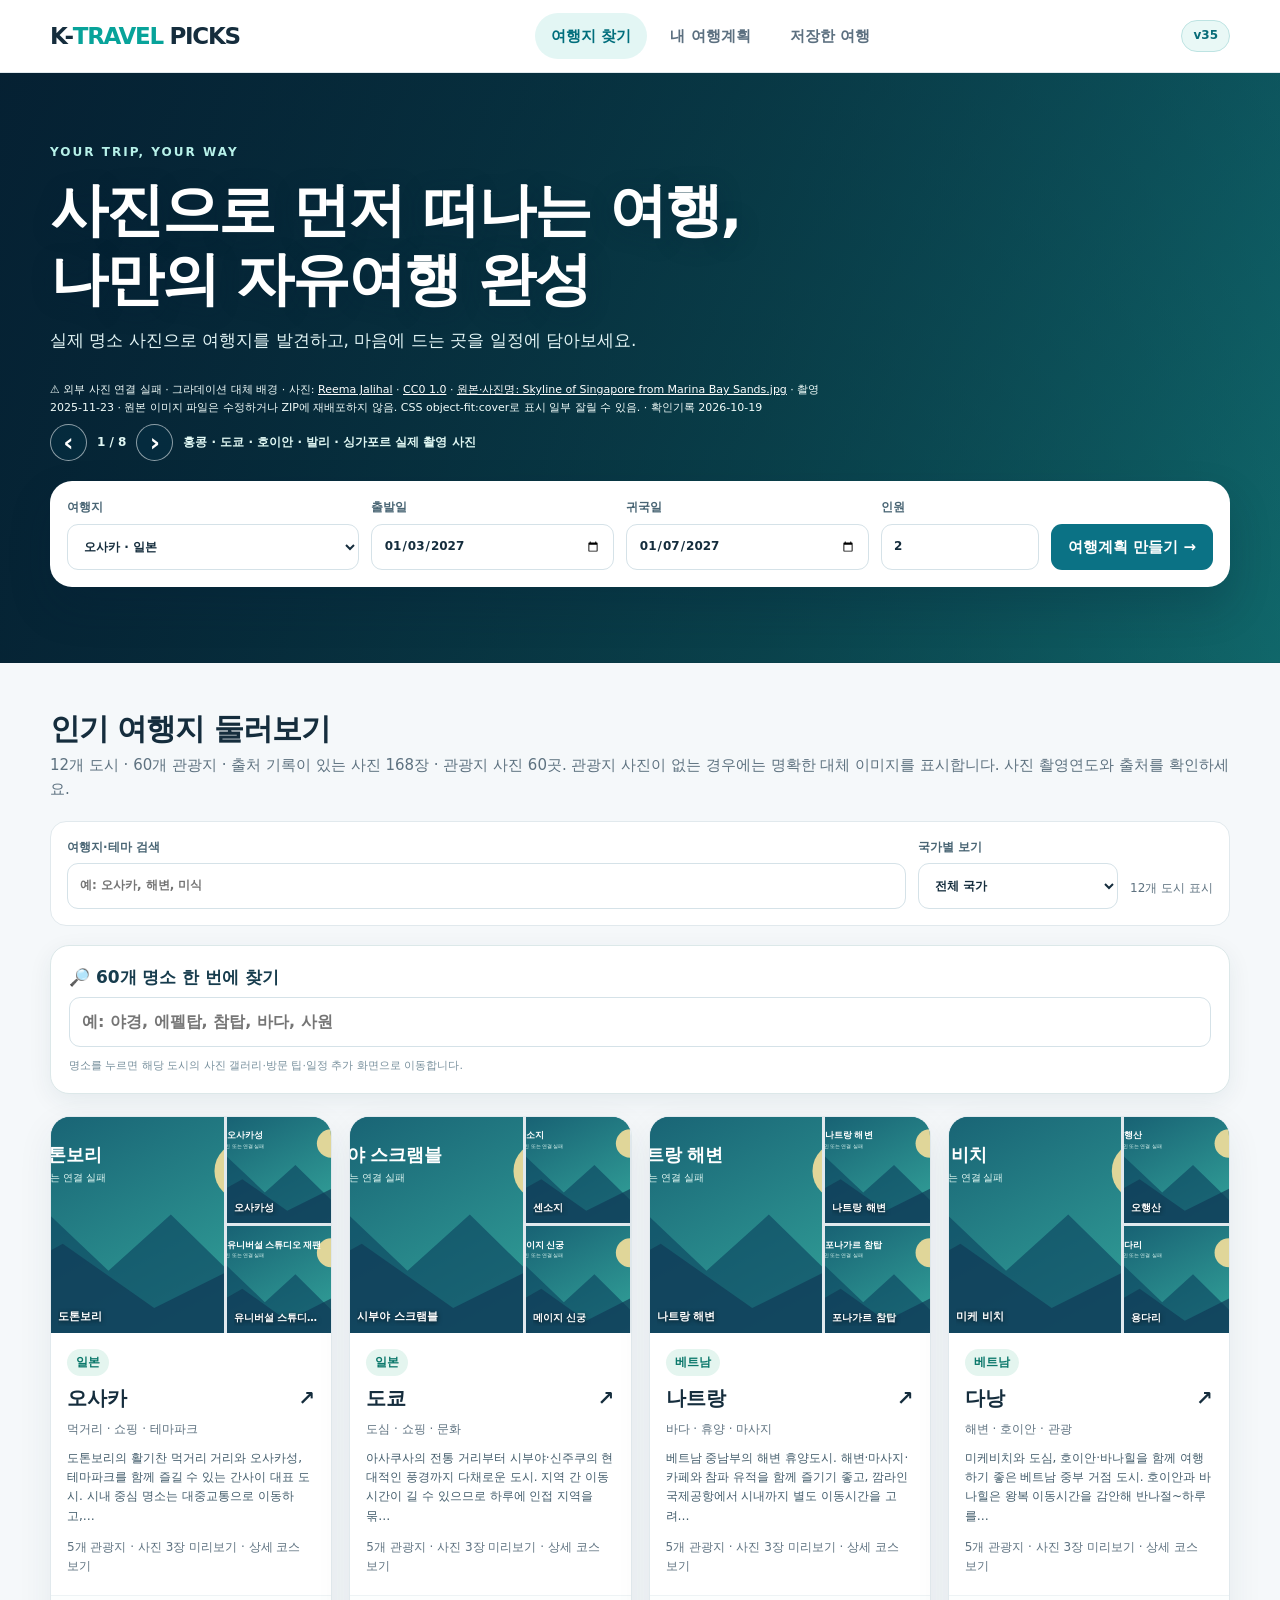
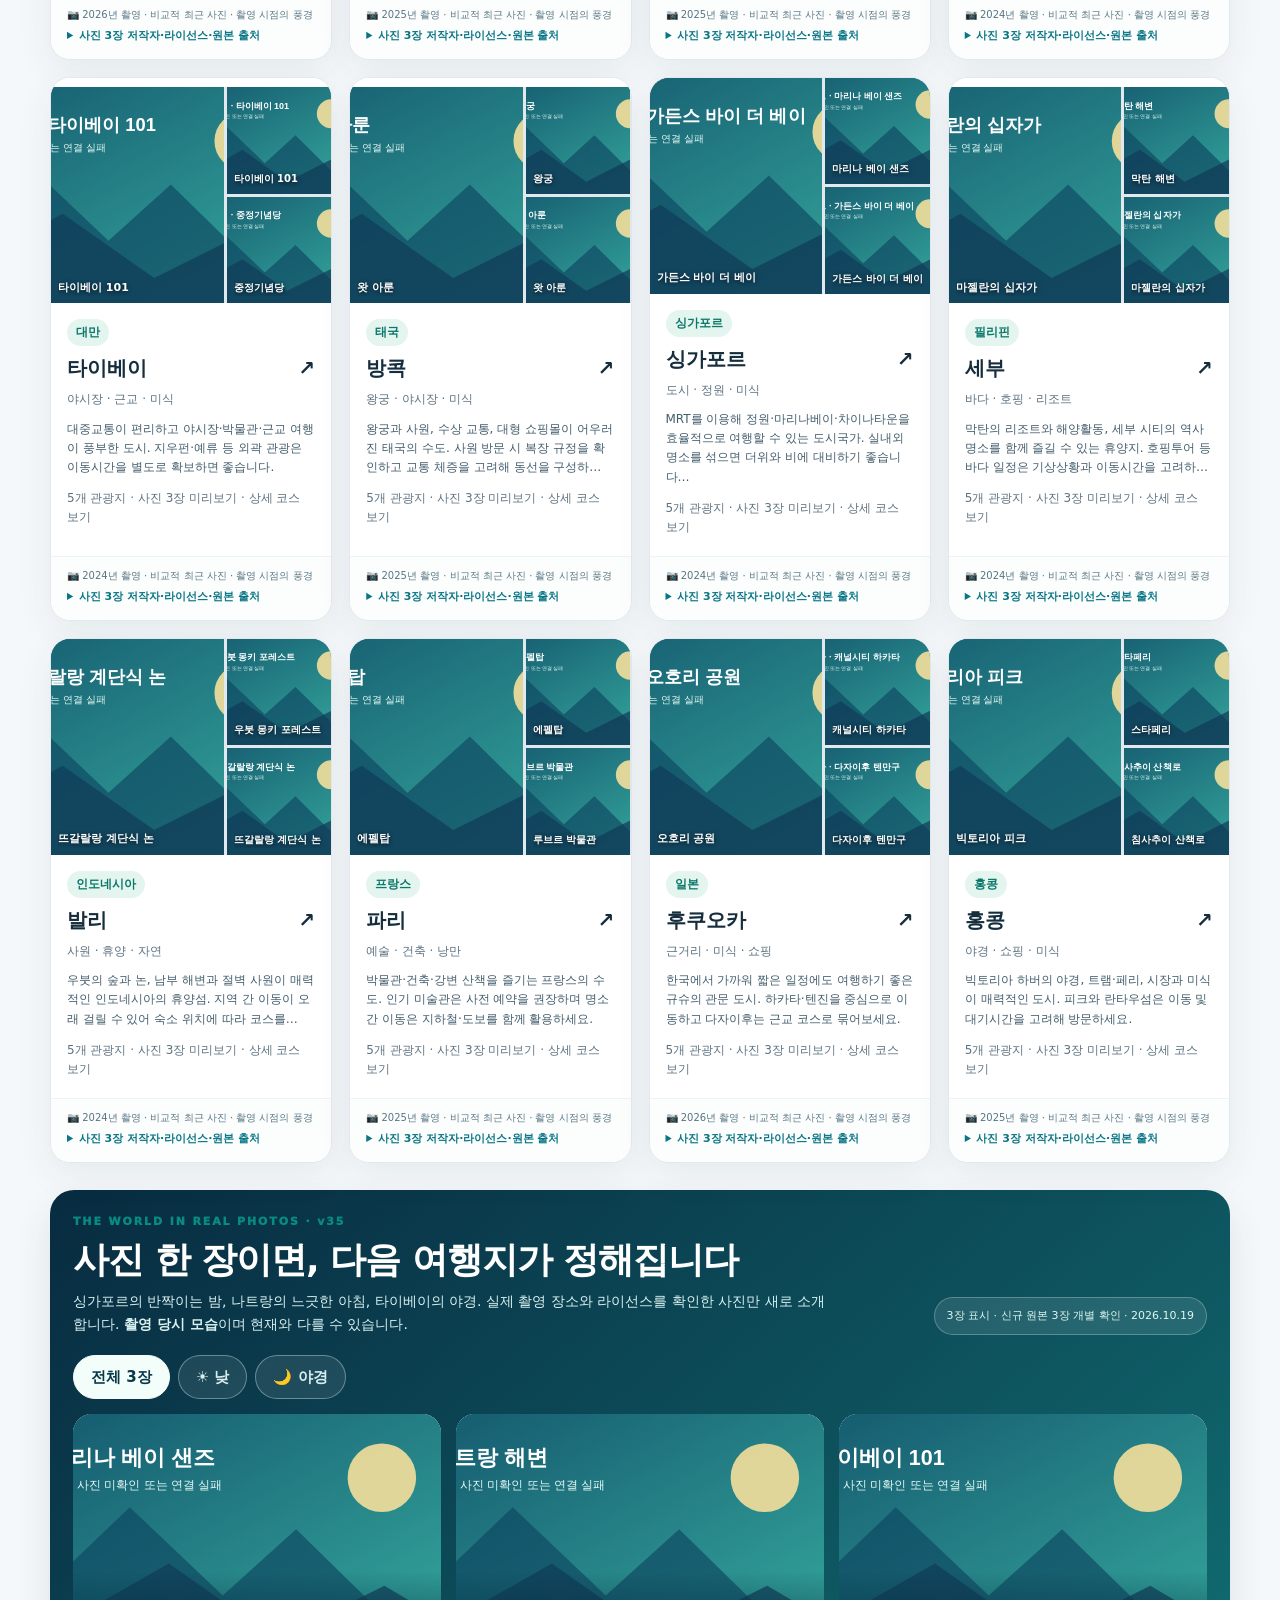
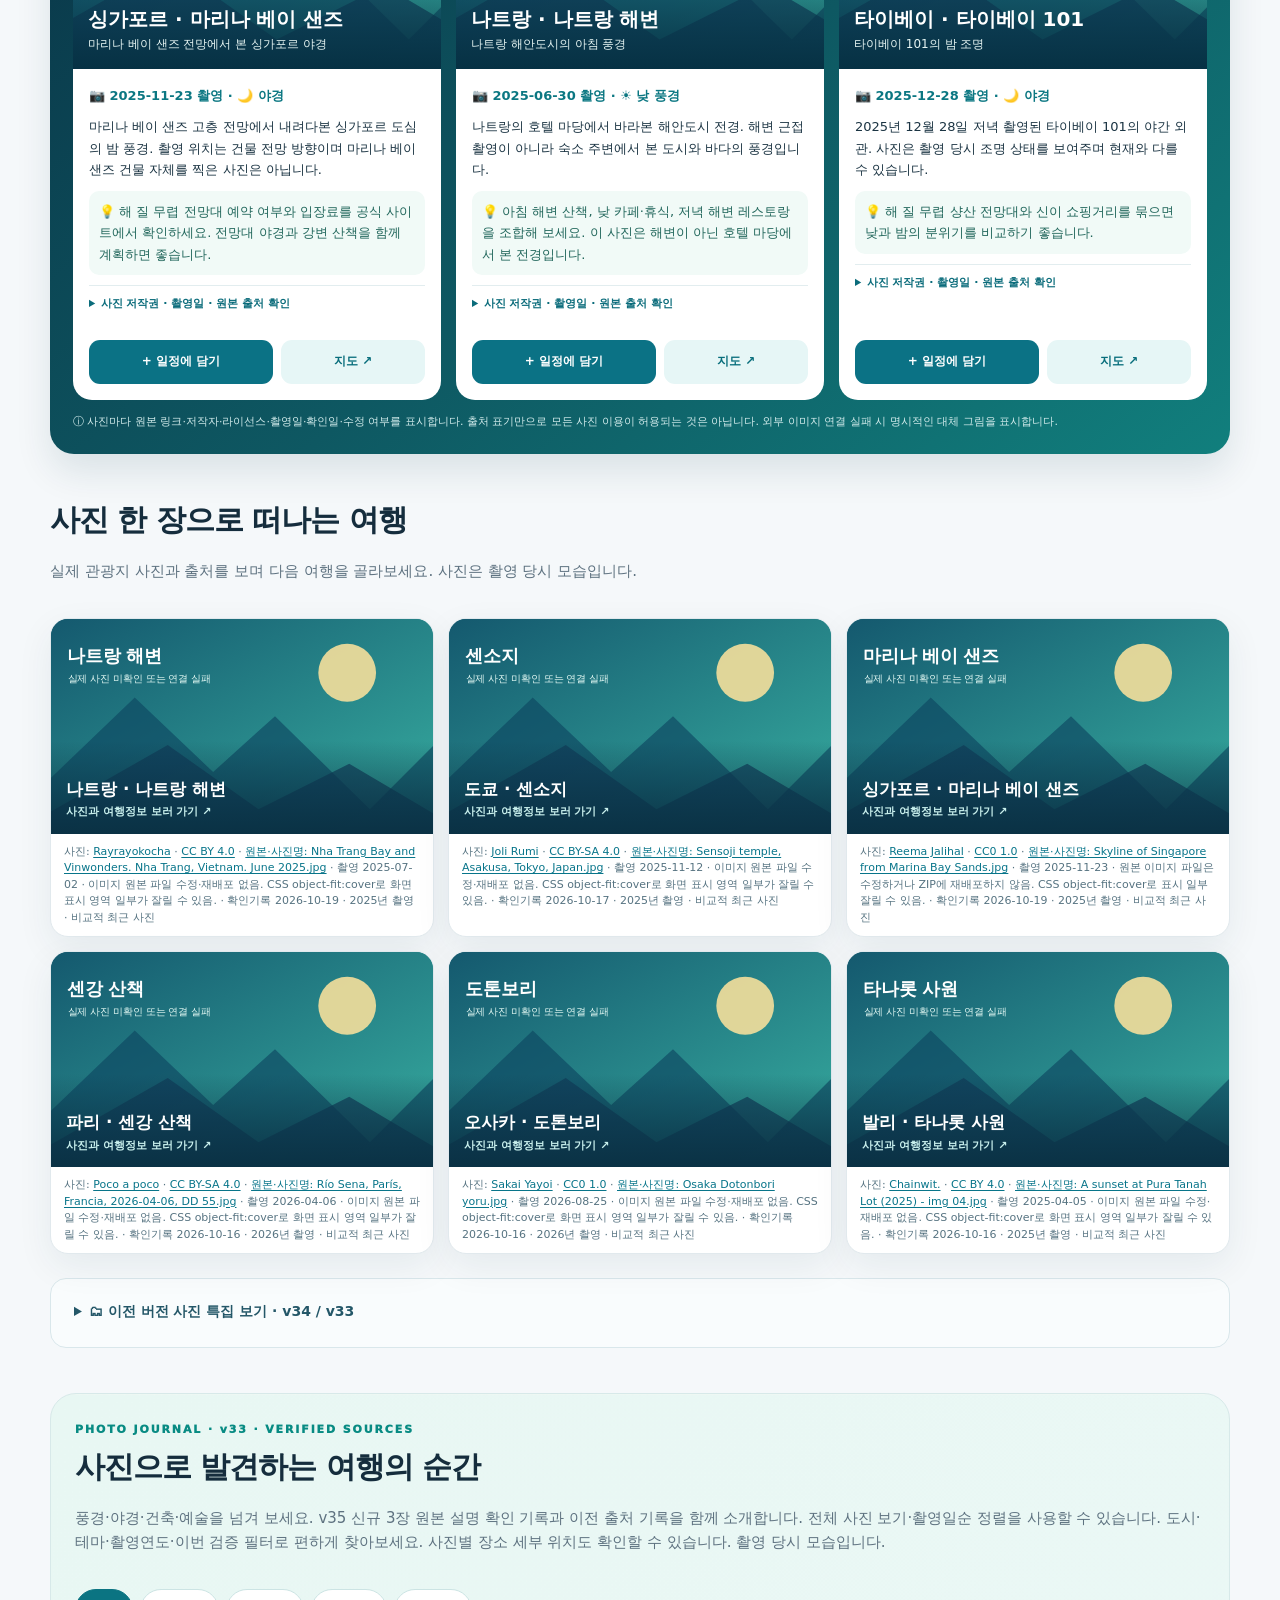
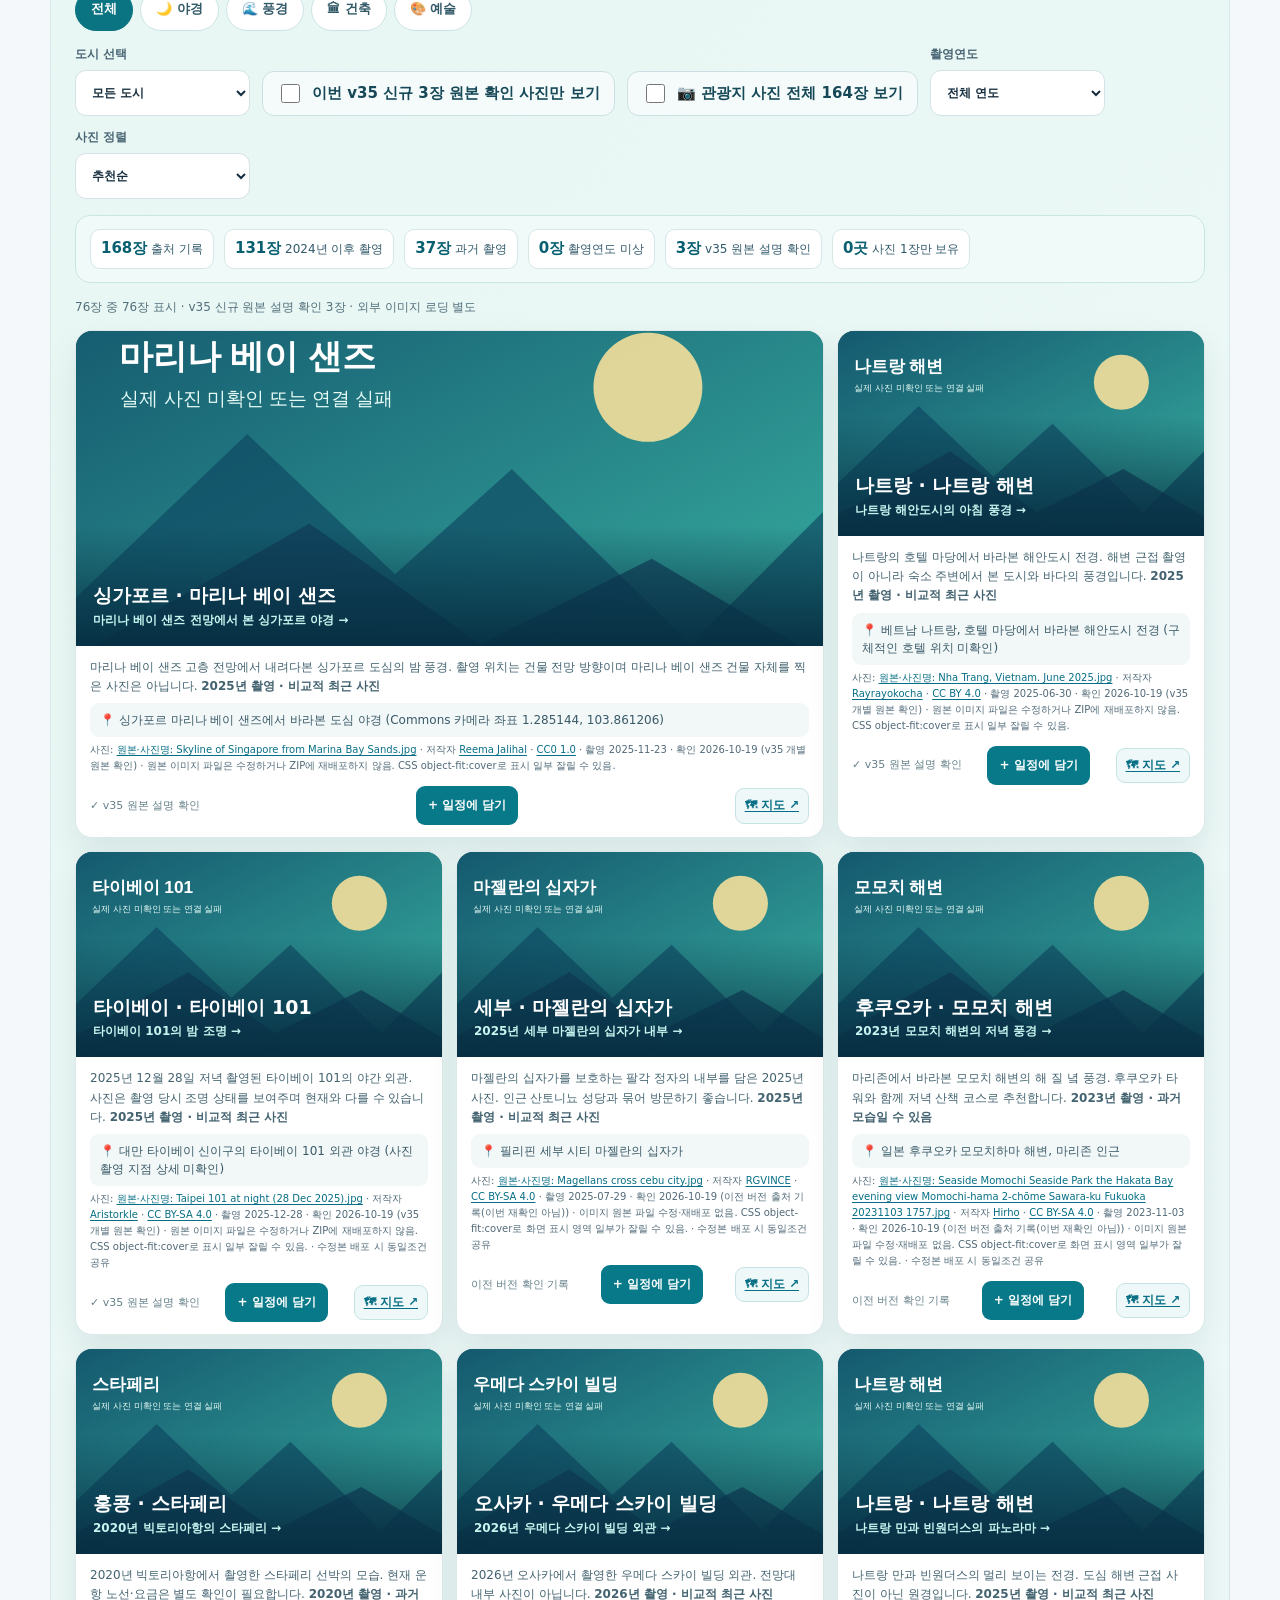
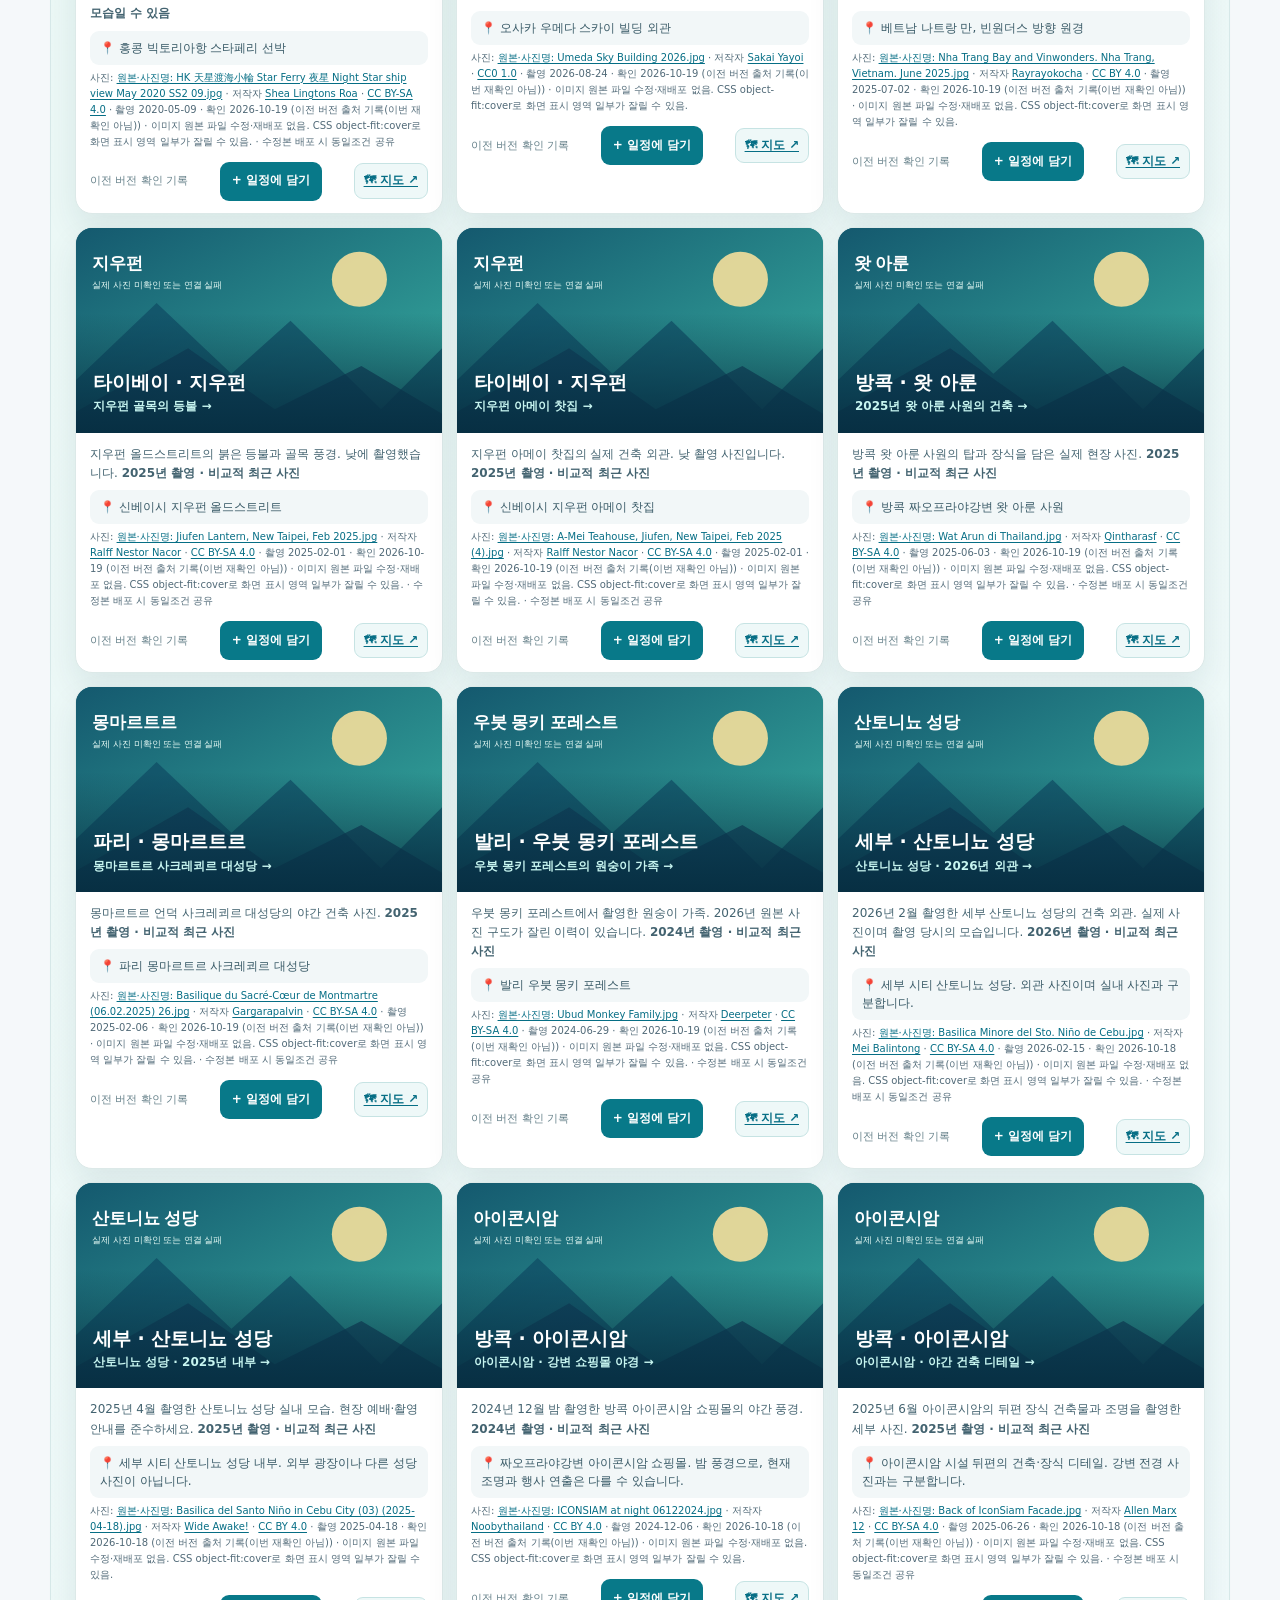
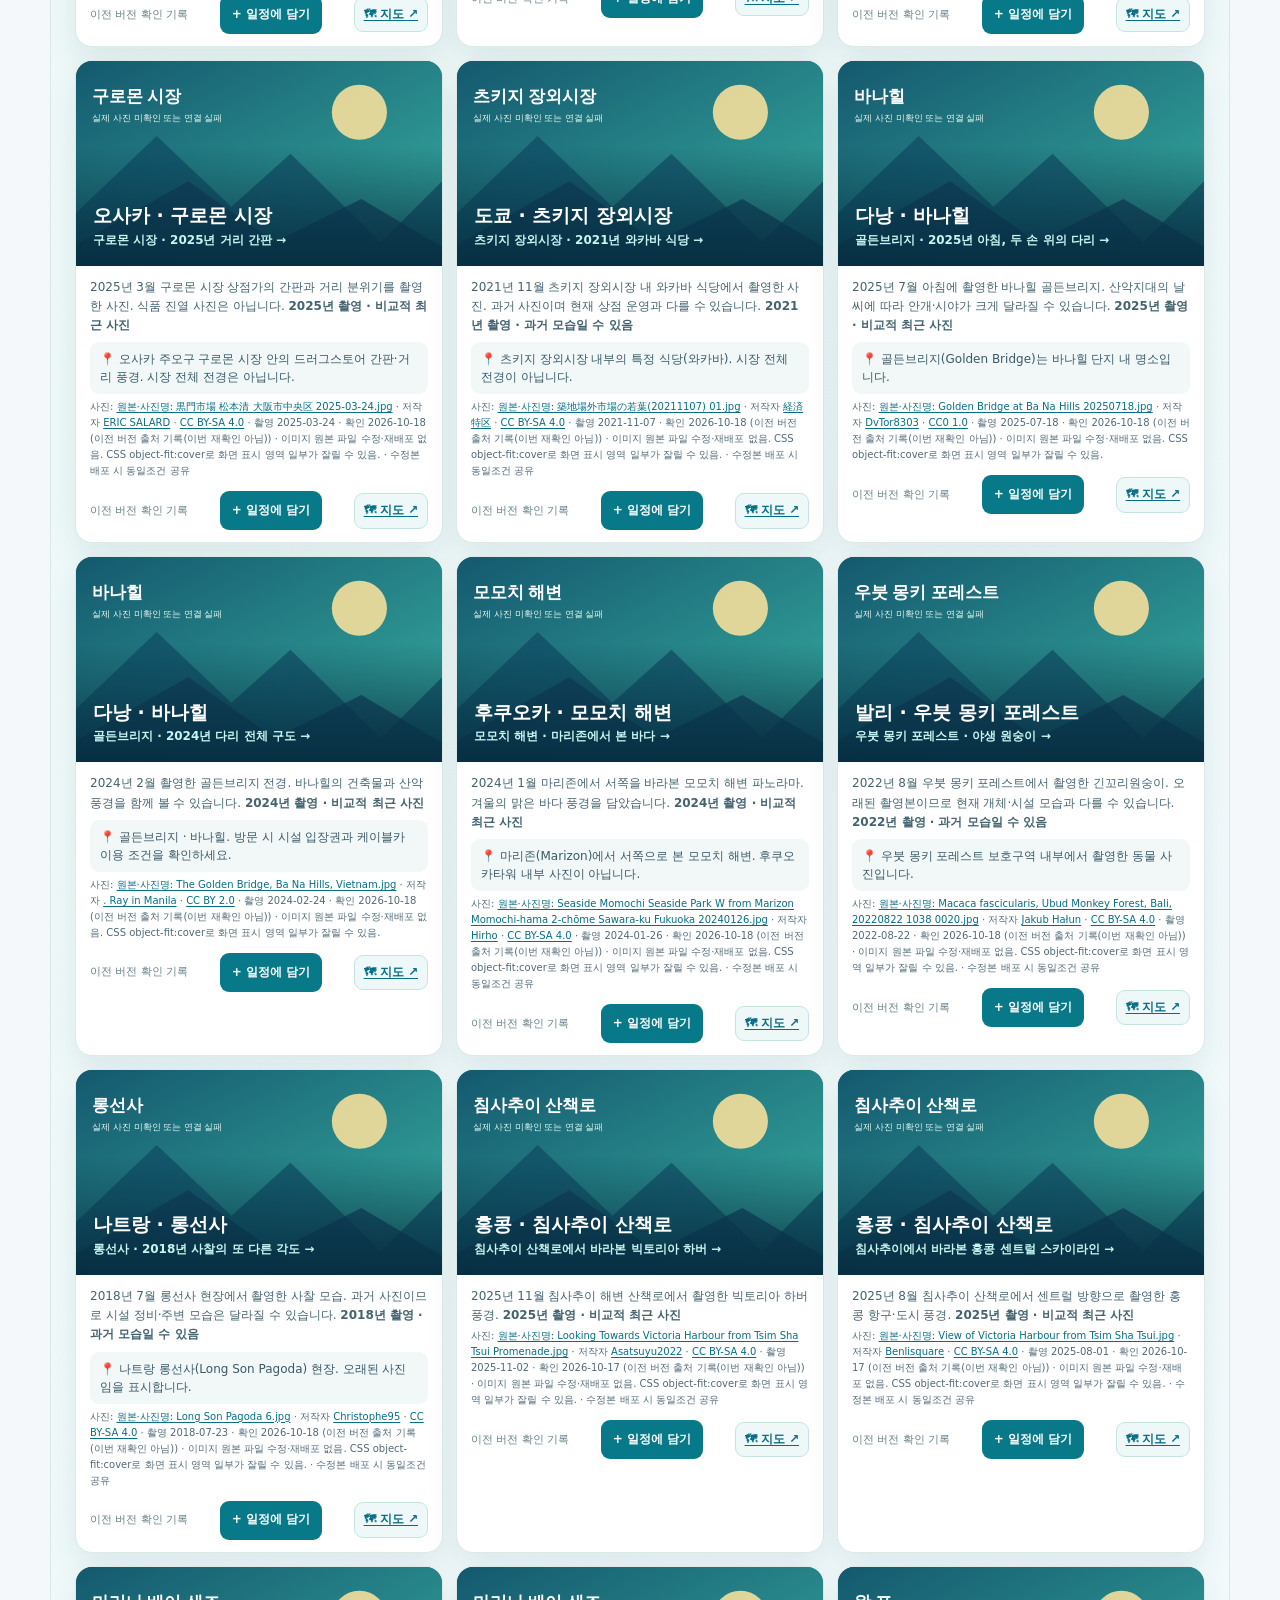
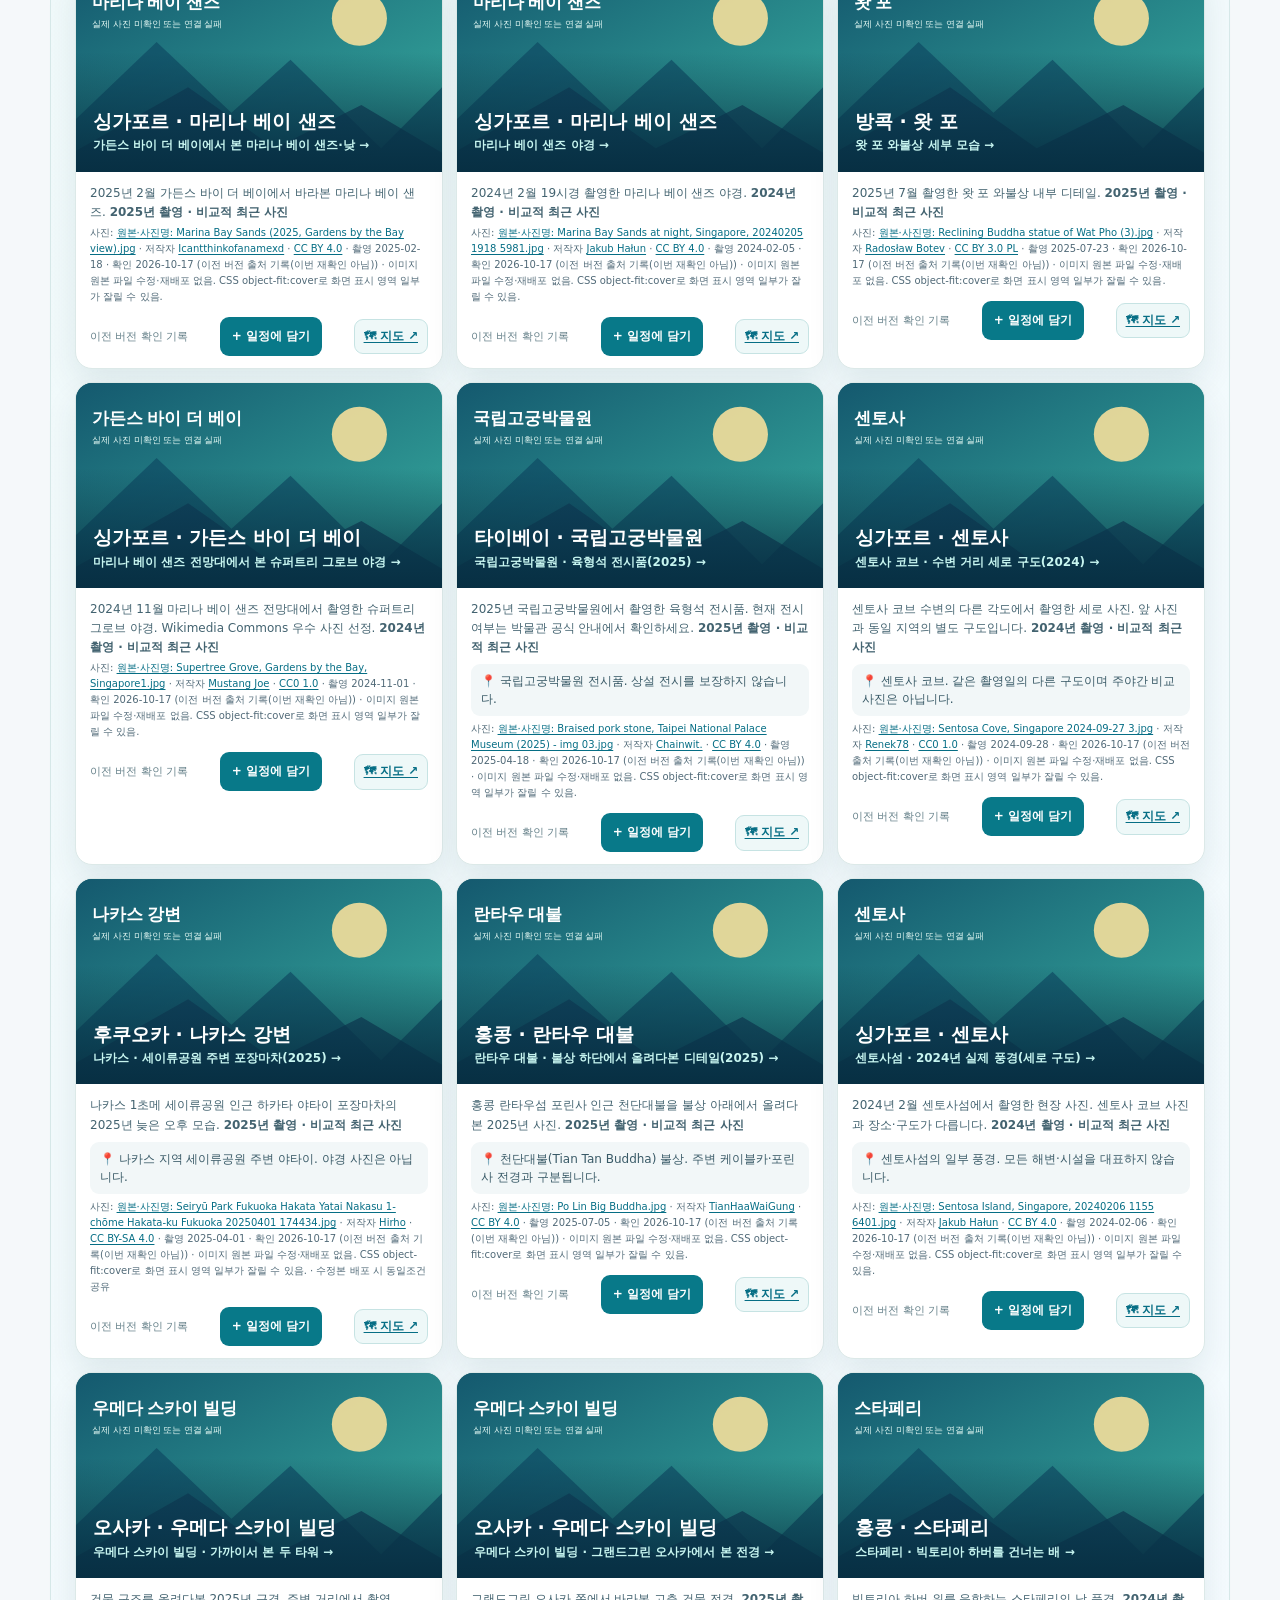
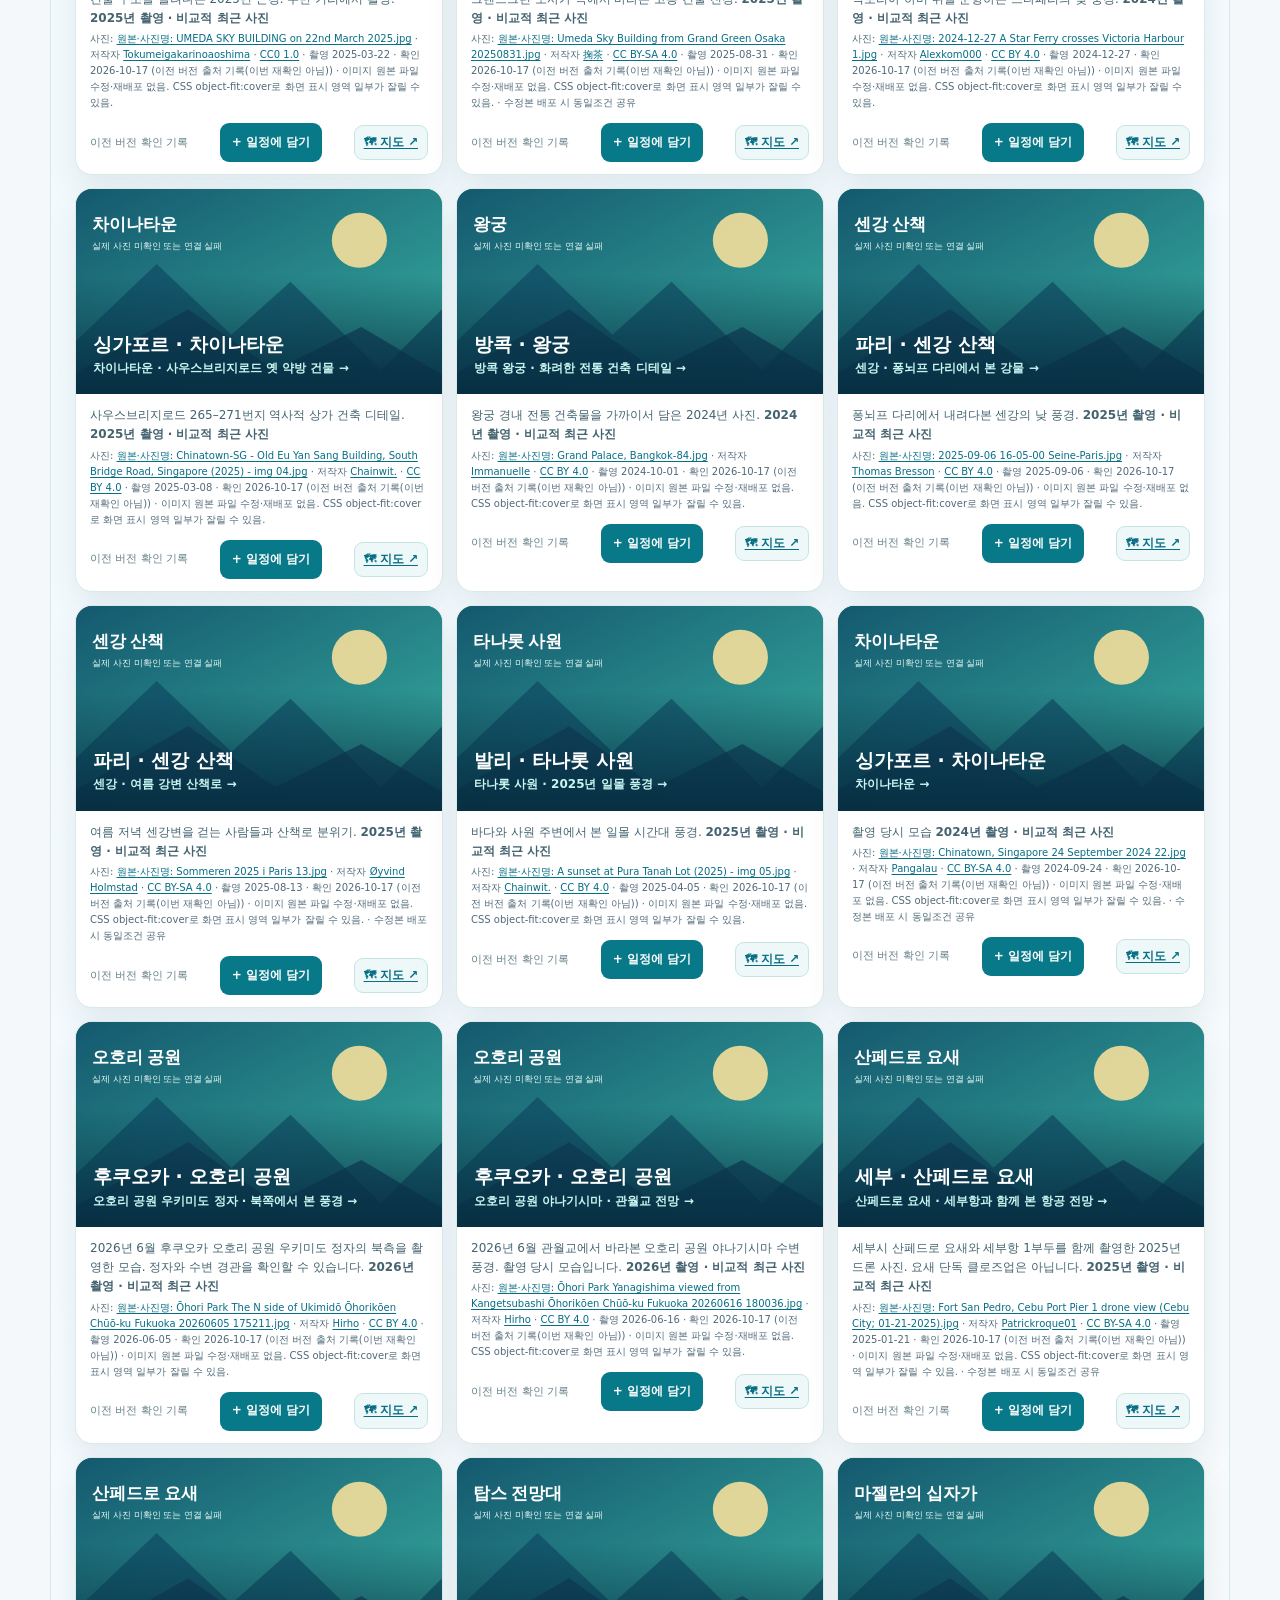
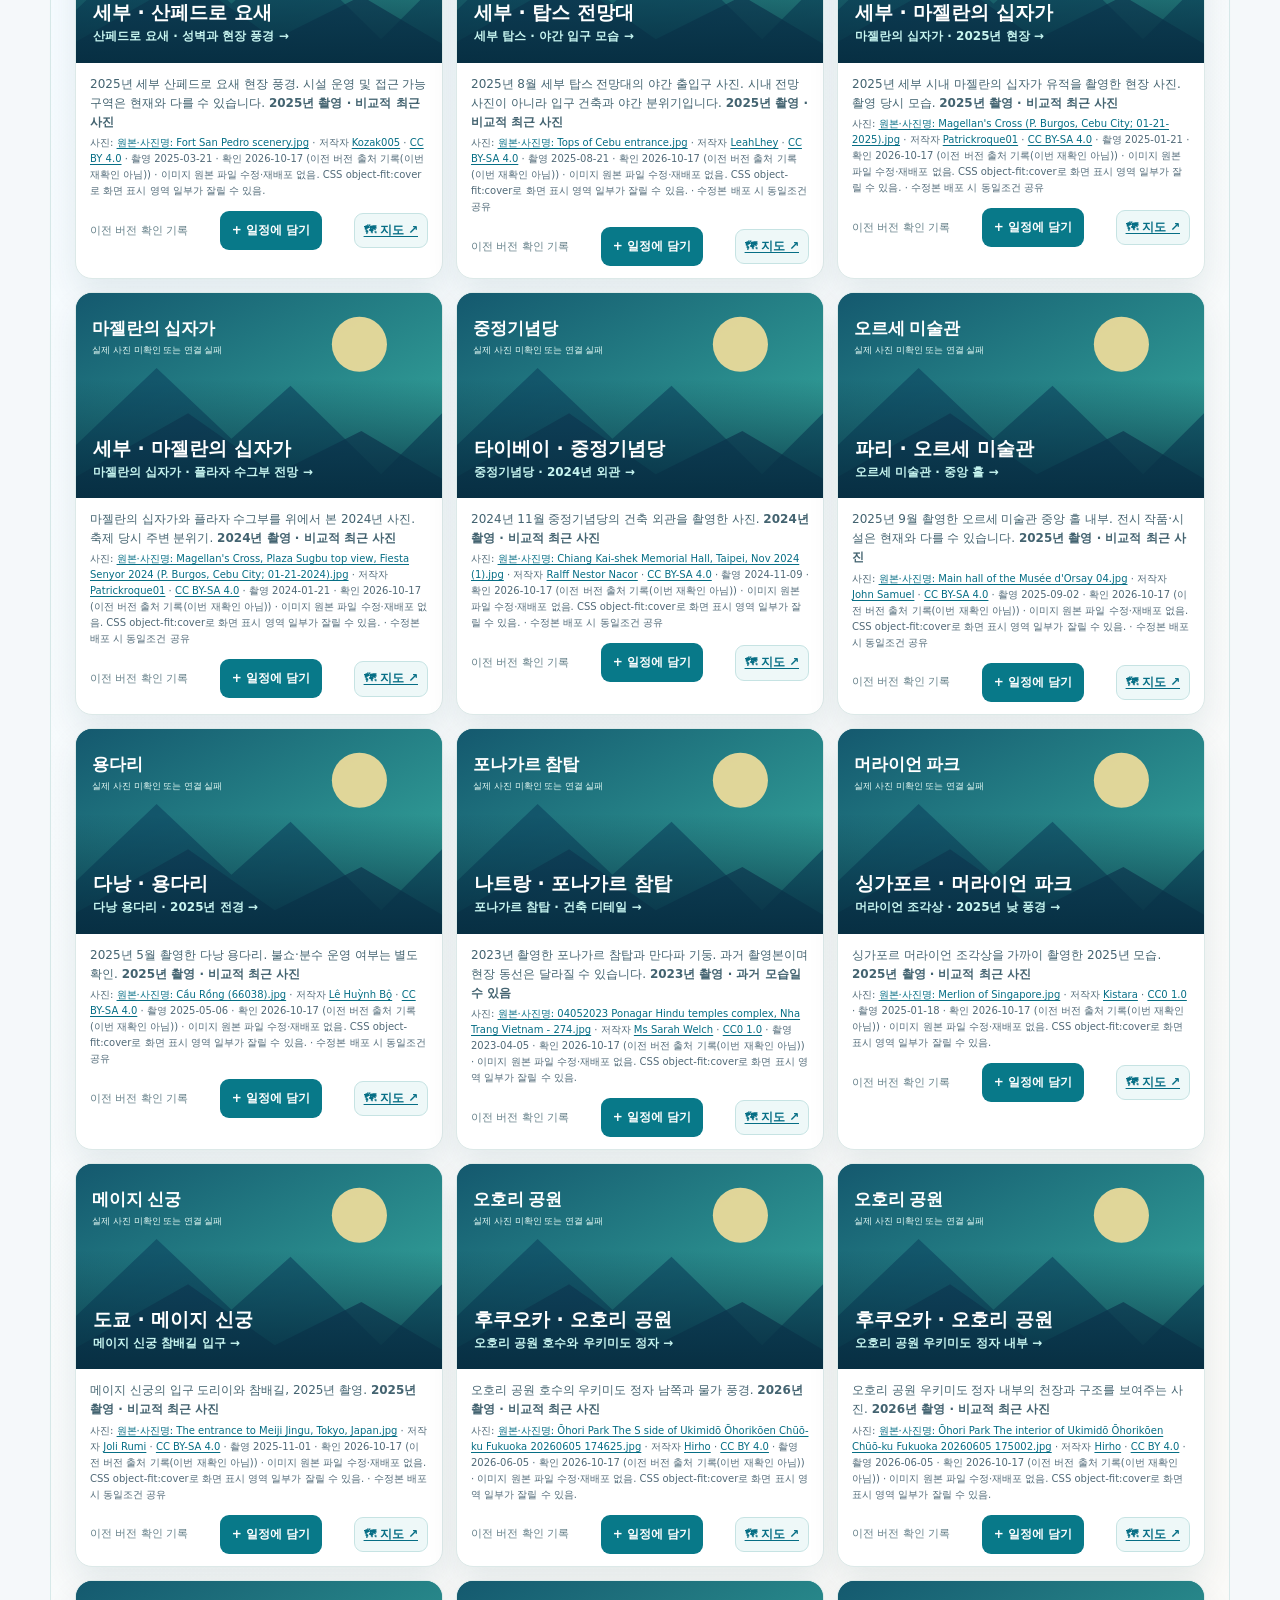
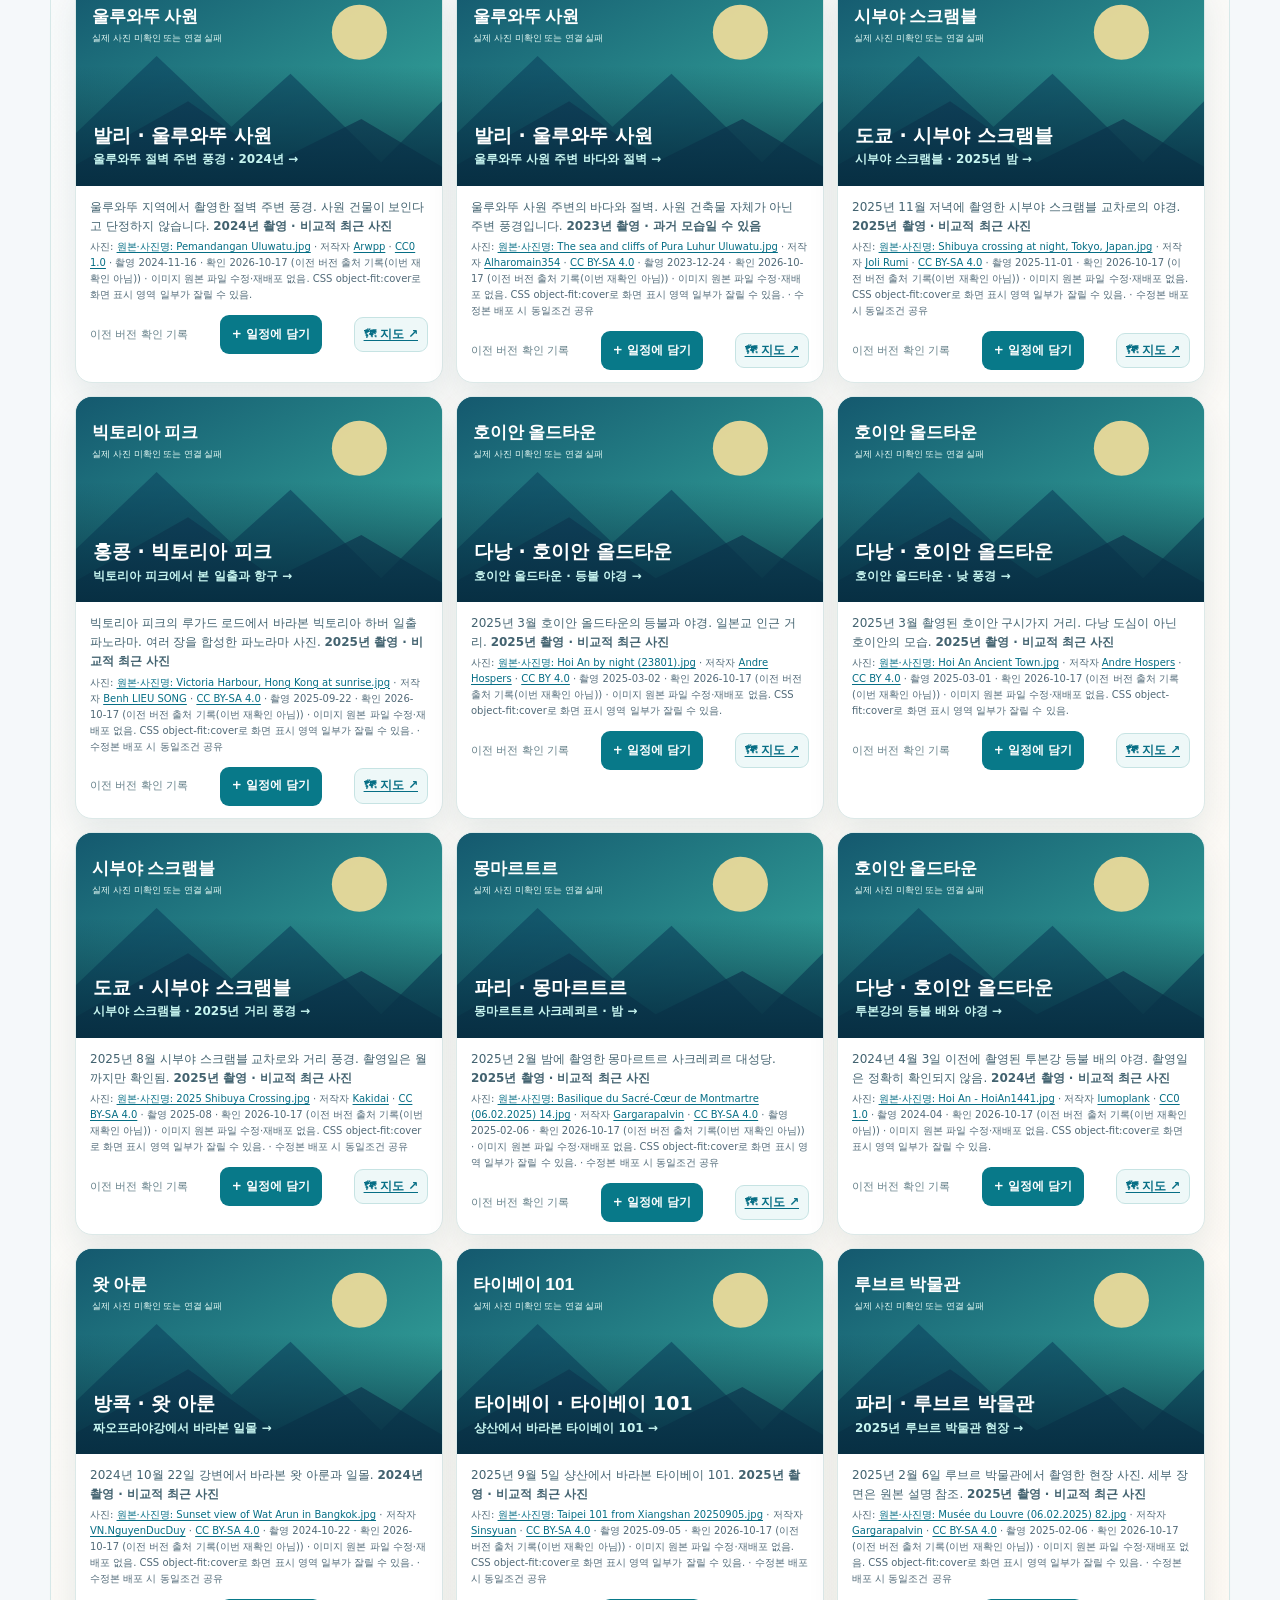
<file: K_TRAVEL_PICKS_v35_index.html>
<!doctype html>
<html lang="ko">
<head>
<meta charset="utf-8"><meta name="viewport" content="width=device-width, initial-scale=1"><meta name="theme-color" content="#073e55">
<meta name="description" content="K-TRAVEL PICKS v35: 165장 관광지 사진 출처, 사진 갤러리, 60개 관광지 사진, 촬영 시점 안내, 여행 일정·경비 계산·저장.">
<title>K-TRAVEL PICKS | 자유여행 계획 v35</title>
<style>


:root{--ink:#152d3d;--muted:#5e7280;--blue:#0b7285;--teal:#08a39a;--line:#e1e9ed;--bg:#f5f8fa;--white:#fff;--shadow:0 12px 36px #12364d12}
*{box-sizing:border-box}html{scroll-behavior:smooth}body{margin:0;color:var(--ink);background:var(--bg);font:15px/1.6 system-ui,-apple-system,'Apple SD Gothic Neo','Noto Sans KR',sans-serif}button,input,select,textarea{font:inherit}button{cursor:pointer}a{color:inherit;text-decoration:none}img{display:block;max-width:100%}.wrap{width:min(1180px,calc(100% - 36px));margin:auto}.hidden{display:none!important}
.header{position:sticky;top:0;z-index:50;background:#ffffffed;backdrop-filter:blur(18px);border-bottom:1px solid var(--line)}.head{height:72px;display:flex;align-items:center;gap:22px}.brand{font-size:23px;font-weight:900;letter-spacing:-1.3px;white-space:nowrap}.brand b{color:var(--teal)}.nav{display:flex;gap:7px;margin-left:auto}.nav button{border:0;background:none;padding:11px 16px;color:#5c7080;border-radius:24px;font-weight:750}.nav button.active{color:#006e7c;background:#e3f6f4}.version{font-size:12px;border:1px solid #bde3e2;color:#086c78;background:#e9f8f6;border-radius:50px;padding:5px 11px;font-weight:900;margin-left:auto}.nav+.version{margin-left:0}
.hero{background:linear-gradient(115deg,#08324de8,#0b7c8bc9),linear-gradient(125deg,#0b4b66,#116f7e);color:white;padding:70px 0 76px}.eyebrow{letter-spacing:.17em;font-weight:900;font-size:12px;color:#b7f1e9}.hero h1{font-size:clamp(34px,5vw,58px);line-height:1.18;letter-spacing:-2px;margin:14px 0}.hero p{font-size:17px;color:#e2f4f5;margin:0 0 27px}.quick{display:grid;grid-template-columns:1.2fr 1fr 1fr .65fr auto;gap:12px;background:#fff;color:var(--ink);padding:17px;border-radius:22px;box-shadow:0 20px 40px #001f3535;align-items:end}.field{display:flex;flex-direction:column;gap:6px;font-size:12px;font-weight:850;color:#496574}.field input,.field select,.field textarea{border:1px solid #d5e2e8;border-radius:11px;background:#fff;color:var(--ink);padding:11px 12px;min-width:0;width:100%;min-height:46px}.field textarea{min-height:90px;resize:vertical}.field input:focus,.field select:focus,.field textarea:focus{outline:3px solid #81d6d345;border-color:#0a9d9d}.btn{border:0;background:var(--blue);color:white;padding:11px 17px;border-radius:11px;min-height:44px;font-weight:850;display:inline-flex;align-items:center;justify-content:center;gap:7px;text-align:center}.btn:hover{filter:brightness(.94)}.btn.alt{background:#e6f6f6;color:#076d7b}.btn.outline{border:1px solid #c6d8de;background:white;color:#274757}.btn.danger{background:#fff0f0;color:#a52626}.btn:focus-visible,.nav button:focus-visible,a:focus-visible{outline:3px solid #efaa36;outline-offset:2px}
.section{padding:42px 0}.section-head{display:flex;align-items:end;justify-content:space-between;gap:12px;margin-bottom:20px}.section-head h2{font-size:clamp(23px,3vw,30px);margin:0;letter-spacing:-1px}.muted{color:var(--muted)}.small{font-size:12px}.cards{display:grid;grid-template-columns:repeat(4,minmax(0,1fr));gap:17px}.city{border:1px solid var(--line);border-radius:20px;overflow:hidden;background:white;box-shadow:var(--shadow);text-align:left;padding:0;transition:transform .18s}.city:hover{transform:translateY(-4px)}.city img{width:100%;height:168px;object-fit:cover;background:linear-gradient(135deg,#1c8090,#7ccdc0)}.city .info{padding:15px}.city h3{margin:6px 0;font-size:20px}.badge{display:inline-block;background:#e4f5ef;color:#0b786b;font-size:12px;font-weight:800;padding:4px 9px;border-radius:50px}.panel{background:white;border:1px solid var(--line);border-radius:19px;box-shadow:var(--shadow);padding:22px;margin-bottom:17px}.panel h2{margin:0 0 14px;font-size:21px;letter-spacing:-.6px}.panel h3{margin:0 0 10px;font-size:17px}.layout{display:grid;grid-template-columns:minmax(0,1fr) 300px;gap:19px}.grid2{display:grid;grid-template-columns:repeat(2,minmax(0,1fr));gap:13px}.row{display:flex;align-items:center;justify-content:space-between;gap:12px;flex-wrap:wrap}.actions{display:flex;flex-wrap:wrap;gap:8px}.notice{background:#edf7f8;border:1px solid #d4ebeb;border-radius:12px;padding:12px 14px;color:#3c6471;font-size:13px}.tabs{display:flex;gap:7px;overflow-x:auto;padding:2px 0 12px}.tabs button{white-space:nowrap;border:1px solid var(--line);background:#fff;border-radius:40px;padding:9px 14px;font-weight:800;color:#587080}.tabs button.active{color:#066d7e;background:#e4f7f6;border-color:#b5e6e2}.spot-grid{display:grid;grid-template-columns:repeat(2,minmax(0,1fr));gap:14px}.spot{border:1px solid var(--line);border-radius:16px;overflow:hidden;background:#fff}.spot img{width:100%;height:155px;object-fit:cover;background:#d8e7e9}.spot-body{padding:15px}.spot h3{margin:7px 0 6px;font-size:17px}.spot p{font-size:13px;color:#516a78;margin:0 0 10px}.cover{width:100%;height:230px;object-fit:cover;border-radius:13px;margin:12px 0}.activity{padding:14px 0;border-bottom:1px solid var(--line)}.activity:last-child{border:0}.activity p{margin:6px 0;color:var(--muted);font-size:13px}.cost-row{display:grid;grid-template-columns:minmax(0,1fr) 130px;align-items:center;gap:10px;padding:9px 0;border-bottom:1px solid var(--line)}.cost-row input{width:100%;min-width:0;border:1px solid var(--line);border-radius:9px;padding:10px}.summary{position:sticky;top:91px}.summary-line{display:flex;justify-content:space-between;gap:8px;padding:9px 0;border-bottom:1px solid var(--line)}.money{font-size:31px;font-weight:900;color:#08758a;letter-spacing:-1px}.empty{text-align:center;background:#f8fbfc;border:1px dashed #cfdee4;border-radius:13px;padding:25px;color:var(--muted)}.check{display:flex;align-items:center;gap:10px;padding:7px 0}.check input{width:18px;height:18px}.footer{text-align:center;padding:30px 0 90px;font-size:12px;color:var(--muted);border-top:1px solid var(--line)}.bottom{display:none}.toast{position:fixed;bottom:26px;left:50%;transform:translateX(-50%);padding:12px 18px;background:#163c50;color:white;border-radius:12px;box-shadow:0 5px 20px #0004;z-index:100;font-size:13px;max-width:90vw}.modal-backdrop{position:fixed;inset:0;z-index:90;background:#092b3bd1;display:grid;place-items:center;padding:16px}.modal{background:white;width:min(700px,100%);max-height:92vh;overflow:auto;border-radius:20px;box-shadow:0 20px 60px #0004}.modal>img{height:245px;width:100%;object-fit:cover}.modal-content{padding:22px}.modal-content h2{font-size:26px;margin:7px 0}.detail-list{display:grid;grid-template-columns:120px 1fr;gap:9px;padding:12px 0;border-bottom:1px solid var(--line);font-size:14px}.detail-list strong{color:#244c60}.detail-list span{color:#526b78}.link{color:#0b7185;text-decoration:underline;text-underline-offset:3px}.hint{font-size:11px;color:#78909d;margin:7px 0}.progress{height:9px;background:#e5edf0;border-radius:30px;overflow:hidden}.progress span{display:block;height:100%;background:#0da89b;max-width:100%}.footer-note{font-size:12px;color:#6d8290}
@media(max-width:950px){.cards{grid-template-columns:repeat(3,minmax(0,1fr))}.layout{grid-template-columns:1fr}.summary{position:static}.quick{grid-template-columns:repeat(2,minmax(0,1fr))}.quick .btn{grid-column:1/-1}}@media(max-width:650px){.wrap{width:calc(100% - 28px)}.head{height:61px}.brand{font-size:21px}.nav{display:none}.version{margin-left:auto}.hero{padding:39px 0 45px}.hero h1{font-size:35px}.hero p{font-size:14px}.quick{padding:12px;gap:9px}.quick .field:first-child{grid-column:1/-1}.section{padding:27px 0}.cards{grid-template-columns:repeat(2,minmax(0,1fr));gap:11px}.city img{height:122px}.city .info{padding:11px}.city h3{font-size:17px}.panel{padding:15px;border-radius:15px}.spot-grid,.grid2{grid-template-columns:1fr}.spot img{height:178px}.cover{height:190px}.bottom{display:flex;position:fixed;bottom:0;left:0;right:0;background:white;border-top:1px solid var(--line);padding:7px 4px max(7px,env(safe-area-inset-bottom));justify-content:space-around;z-index:55;box-shadow:0 -7px 24px #163f4d16}.bottom button{border:0;background:none;color:#5a7180;padding:7px 9px;border-radius:11px;font-size:12px;font-weight:800}.bottom button.active{background:#e6f7f6;color:#066d7e}.footer{padding-bottom:110px}.modal>img{height:175px}.modal-content{padding:16px}.detail-list{grid-template-columns:95px 1fr}}
@media(prefers-reduced-motion:reduce){html{scroll-behavior:auto}.city{transition:none}}

/* v8: 검색/실전 가이드/일정 이동/경비 구성 */
.head>.version{margin-left:auto}
.discover-tools{display:flex;align-items:end;gap:12px;flex-wrap:wrap;margin:0 0 19px;padding:16px;background:#fff;border:1px solid var(--line);border-radius:16px}
.discover-tools .field{flex:1 1 210px}.discover-tools .field:nth-child(2){flex:0 1 200px}.discover-tools #cityCount{padding-bottom:11px}
.guide-grid{display:grid;grid-template-columns:repeat(2,minmax(0,1fr));gap:10px;margin:15px 0}
.guide-card{background:#f4faf9;border:1px solid #dceceb;border-radius:13px;padding:12px 14px;font-size:13px;color:#315a66}
.guide-card strong{display:block;color:#086d79;font-size:12px;margin-bottom:5px}
.activity-tools{display:flex;align-items:center;gap:6px;flex-wrap:wrap}
.activity-tools select{max-width:135px;min-height:39px;border:1px solid #cbdde2;border-radius:9px;background:#fff;color:var(--ink);padding:5px;font-size:12px}
#dayStats{margin:0 0 6px}.breakdown-title{margin:18px 0 9px!important;font-size:15px!important}
.breakdown-item{margin:10px 0}.breakdown-label{display:flex;justify-content:space-between;gap:8px;font-size:12px;color:#4a6976}
.breakdown-track{height:7px;background:#e9f0f2;border-radius:30px;overflow:hidden;margin-top:4px}.breakdown-fill{height:100%;border-radius:30px;background:#0a8798}
.breakdown-item:nth-child(2) .breakdown-fill{background:#19a69c}.breakdown-item:nth-child(3) .breakdown-fill{background:#6a9ec9}.breakdown-item:nth-child(4) .breakdown-fill{background:#c39b67}
@media(max-width:650px){.guide-grid{grid-template-columns:1fr}.discover-tools{padding:12px}.discover-tools .field:nth-child(2){flex:1 1 150px}.activity-tools select{max-width:115px}}

/* v10: 여행 일정 빠른 구성 / 동선 확인 / 인쇄 기능 */
.trip-tools{display:flex;flex-wrap:wrap;gap:9px;margin:12px 0 14px}
.trip-tools .btn{flex:0 1 auto}
.trip-tools-note{background:#f0faf6;border:1px solid #c9e7dd;border-radius:12px;padding:11px 14px;color:#35665b;font-size:13px;margin:0 0 14px}
.exchange-grid{display:grid;grid-template-columns:1fr 1fr;gap:12px}
.exchange-result{padding:15px;border-radius:13px;background:#eaf8f6;color:#12586a;font-size:20px;font-weight:900;margin-top:13px}
.print-only{display:none}
@media(max-width:650px){.trip-tools{display:grid;grid-template-columns:1fr 1fr}.trip-tools .btn{padding:10px 8px;font-size:12px;min-width:0}.exchange-grid{grid-template-columns:1fr}.trip-tools-note{font-size:12px}}
@media print{
 @page{size:A4;margin:14mm}
 body{background:white;color:#172b39;font-size:11px}
 body>*:not(#printSheet){display:none!important}
 #printSheet{display:block!important;position:static;width:100%;background:white}
 #printSheet h1{font-size:24px;margin:0 0 10px;color:#0b7285}
 #printSheet h2{font-size:16px;margin:20px 0 7px;border-bottom:2px solid #b4d9d8;padding-bottom:5px;break-after:avoid}
 #printSheet table{border-collapse:collapse;width:100%;margin:8px 0}
 #printSheet td,#printSheet th{border:1px solid #ccd9dc;padding:7px;vertical-align:top;text-align:left;word-break:break-word}
 #printSheet th{background:#edf5f6}
 #printSheet .print-day{break-inside:avoid}
 #printSheet .print-muted{color:#58717c}
 #printSheet .print-footer{font-size:10px;color:#69818b;margin-top:20px}
}

/* v10: 탐색-일정-저장 흐름 강화 */
@media(max-width:950px){.layout{grid-template-columns:minmax(0,1fr)}.layout>*{min-width:0}.layout .panel{min-width:0;max-width:100%}}
.spot-search-tools{display:flex;flex-wrap:wrap;align-items:end;gap:12px;margin:10px 0 17px;padding:13px;border:1px solid #d8e8eb;border-radius:14px;background:#f5fbfb}
.spot-search-tools .field{flex:1 1 170px;min-width:0}.spot-search-tools .field input,.spot-search-tools .field select{width:100%}
.spot-search-tools #spotCount{white-space:nowrap;padding-bottom:9px}
.readiness-card{background:linear-gradient(135deg,#e9f7f4,#f4f9ff);border:1px solid #c9e4e3;border-radius:15px;padding:15px;margin:18px 0}
.readiness-card h3{margin:0 0 9px;font-size:16px;color:#135a68}
.readiness-row{display:flex;justify-content:space-between;gap:12px;padding:6px 0;border-bottom:1px solid #d6e8e9;font-size:13px}
.readiness-row strong{font-variant-numeric:tabular-nums;color:#173e4a}
.readiness-card .btn{margin-top:7px;width:100%}
.activity-tools .reorder-btn{min-width:35px;padding:7px 9px;line-height:1.25}
.activity-tools .reorder-btn:disabled{opacity:.3;cursor:not-allowed}
@media(max-width:650px){.spot-search-tools{display:grid;grid-template-columns:1fr 1fr;gap:10px}.spot-search-tools #spotCount{grid-column:1/-1;padding:0}.activity-tools .reorder-btn{padding:8px 9px}}
@media(max-width:380px){.spot-search-tools{grid-template-columns:1fr}}

/* v20: 검토된 관광지 사진 / 저작권 표시 / 명시적인 사진 미확인 상태 */
.hero{background:linear-gradient(125deg,#07354e,#08717b 74%,#0d8b83);}
.photo-credit{font-size:11px;color:#516a78;line-height:1.5;margin:-4px 0 11px;overflow-wrap:anywhere}
.photo-credit a,.photo-credits a{color:#096e81;text-decoration:underline;text-underline-offset:2px}
.photo-credit a:hover,.photo-credits a:hover{color:#004e5e}
.city-photo-note{display:block;font-size:10px;color:#587583;padding-top:4px}
.spot-figure{margin:0;background:#edf5f6}
.spot-figure img{width:100%;height:155px;object-fit:cover}
.spot-figure figcaption{font-size:10px;line-height:1.45;padding:7px 12px;color:#4e6d79;min-height:29px;background:#f1f7f7;overflow-wrap:anywhere}
.spot-figure figcaption a{color:#066a7a;text-decoration:underline}
.photo-status{background:#eff8f8;border:1px solid #d3e7e8;border-radius:11px;color:#426573;font-size:12px;padding:9px 12px;margin:0 0 13px}
.photo-library{margin-top:18px;padding:14px;background:#f5fafb;border:1px solid #d7e7e9;border-radius:13px}
.photo-library summary{cursor:pointer;font-weight:800;color:#136274;font-size:13px}
.photo-credits{display:grid;gap:8px;margin-top:12px}
.photo-credits article{border:1px solid #d9e6e9;background:white;border-radius:10px;padding:10px 12px;font-size:12px;overflow-wrap:anywhere}
.photo-credits article strong{display:block;font-size:13px;color:#17475c}
.photo-credits article span{display:block;color:#536c78}
.photo-credits article a{margin-right:9px}
@media(max-width:650px){.spot-figure img{height:178px}.photo-library{padding:12px}.photo-credits article{padding:9px}}

/* v20: 사진 출처 기반 필터와 같은 장소 다중 사진 갤러리 */
.photo-filter{display:inline-flex;align-items:center;gap:8px;min-height:40px;padding:8px 12px;border:1px solid #c8e3e5;background:#fff;border-radius:11px;color:#215c6b;font-weight:750;font-size:12px;cursor:pointer}
.photo-filter input{width:17px;height:17px;accent-color:#007f82;flex:none}
.detail-gallery{margin:13px 0 10px;padding:12px;border-radius:13px;background:#f0f8fa;border:1px solid #d4e8e9}
.detail-gallery>strong{display:block;font-size:13px;color:#174c61;margin-bottom:9px}
.detail-gallery-items{display:flex;gap:9px;overflow-x:auto;scroll-snap-type:x proximity;padding:1px 1px 9px;overscroll-behavior-inline:contain}
.gallery-thumb{flex:0 0 125px;min-width:0;display:flex;flex-direction:column;gap:5px;background:#fff;border:2px solid transparent;border-radius:11px;overflow:hidden;padding:3px;cursor:pointer;scroll-snap-align:start;color:#315c6a}
.gallery-thumb[aria-pressed="true"]{border-color:#008c88;box-shadow:0 0 0 2px #bde8e4}
.gallery-thumb:focus-visible{outline:3px solid #087d84;outline-offset:2px}
.gallery-thumb img{width:100%;height:77px;object-fit:cover;border-radius:7px}
.gallery-thumb span{font-size:10px;line-height:1.3;min-height:28px;text-align:left;padding:0 3px}
@media(max-width:650px){.photo-filter{width:100%;justify-content:center}.gallery-thumb{flex-basis:116px}.detail-gallery{padding:10px}}
.photo-download{margin:12px 0 4px}.photo-filter{white-space:normal}.city-photo-note{display:block;line-height:1.5}.spot-figure img{background:#e6f0f0}
@media(max-width:650px){.spot-search-tools{gap:9px}.spot-search-tools .photo-filter{width:100%}.photo-download{width:100%}}

.photo-age{font-size:11px;color:#627d87;font-weight:700;line-height:1.5}
.photo-legend{display:flex;flex-wrap:wrap;gap:7px 14px;font-size:12px;color:#4d6874;margin:8px 0 17px;padding:10px 12px;background:#f1f8f8;border:1px solid #d8e9e8;border-radius:10px}
.photo-legend span:last-child{flex-basis:100%;color:#61757c}
@media(max-width:650px){.photo-legend{gap:6px 10px}.photo-age{font-size:10px}}

/* v20: provenance and image loading cues */
.photo-sort-note{background:#f0f9f5;border:1px solid #c9e8d7;border-radius:10px;color:#28624b;padding:10px 13px;font-size:12px;margin:10px 0 14px}
.photo-credits article span{display:block;overflow-wrap:anywhere}
.load-status{display:inline;color:#0a7464;font-weight:700}
.spot-figure img[data-photo-status="fallback"],.city img[data-photo-status="fallback"]{background:#e9f3f5}
@media(max-width:650px){.photo-sort-note{font-size:11px;padding:9px 10px}}
/* v20: clear source verification, accessible mobile provenance panel */
.photo-audit{border:1px solid #cfe3ed;background:#f1f8fc;color:#285368;padding:12px 14px;border-radius:12px;font-size:12px;line-height:1.7;margin:8px 0 14px}
.photo-audit strong{color:#0b586f}.photo-audit a{color:#056f86;text-decoration:underline}
@media(max-width:650px){.photo-audit{padding:11px 12px;font-size:11px}.photo-library .actions>.btn{width:100%}}

/* v20: small-screen navigation, schedule feasibility checks */
#tourGuide,#tripSchedule,#tripBudget,#tripChecklist{scroll-margin-top:92px}
.plan-shortcuts{display:flex;gap:9px;flex-wrap:wrap;margin:0 0 14px;padding:10px;border-radius:14px;background:#fff;border:1px solid #d5e6e8}
.plan-shortcuts a{flex:1 1 105px;text-align:center;display:inline-flex;align-items:center;justify-content:center;min-height:42px;border-radius:10px;background:#edf8f7;color:#166477;font-weight:800;font-size:13px}
.plan-shortcuts a:focus-visible,.plan-shortcuts a:hover{outline:2px solid #078e92;outline-offset:2px}
.schedule-check-tools{display:flex;align-items:center;gap:9px;flex-wrap:wrap;padding:12px 14px;margin:8px 0 12px;background:#f4f9fc;border:1px solid #d4e4ee;border-radius:12px;font-size:12px;color:#365d6c}
.schedule-check-tools label{font-weight:850}
.schedule-check-tools select{border:1px solid #bdd6df;background:#fff;border-radius:8px;padding:8px 10px;min-height:40px;color:#143e4c}
.schedule-check-tools span{flex:1 1 100%;font-size:11px;color:#627a85}
.schedule-warnings{border-radius:11px;padding:11px 13px;margin:7px 0 13px;border:1px solid #d3e8df;background:#f1faf6;color:#2d654e;font-size:12px}
.schedule-warnings.has-conflicts{border-color:#f2d0a3;background:#fff7eb;color:#875520}
.schedule-warnings strong{display:block;margin-bottom:3px}
.schedule-warnings ul{margin:7px 0 0;padding-left:19px}
.schedule-warnings li{margin:4px 0}
@media(max-width:650px){.plan-shortcuts{position:relative;gap:6px;padding:7px}.plan-shortcuts a{flex:1 1 22%;min-height:42px;font-size:12px;padding:6px 3px}.schedule-check-tools{padding:10px}.schedule-check-tools label{flex:1 1 170px}.schedule-warnings{font-size:11px}}

/* v20: photographic storytelling, touch-friendly browsing, and provenance */
.hero{position:relative;isolation:isolate;overflow:hidden;background:#0a394b;min-height:470px}
.hero::before{content:"";position:absolute;inset:0;z-index:-2;background-image:var(--hero-photo,linear-gradient(135deg,#07354e,#168b89));background-position:center 42%;background-size:cover;transition:background-image .2s}
.hero::after{content:"";position:absolute;inset:0;z-index:-1;background:linear-gradient(90deg,rgba(5,30,47,.88),rgba(5,36,48,.62) 60%,rgba(5,36,48,.35))}
.hero h1{text-shadow:0 4px 24px #001f3555}.hero-photo-credit{font-size:11px;color:#f1fcfa;margin:0 0 14px;max-width:800px;overflow-wrap:anywhere}.hero-photo-credit a{color:#fff;text-decoration:underline}
.inspire-section{margin:42px 0 4px}.inspire-gallery{display:grid;grid-template-columns:repeat(3,minmax(0,1fr));gap:14px}
.inspire-tile{border:1px solid var(--line);background:#fff;border-radius:18px;overflow:hidden;box-shadow:var(--shadow);min-width:0}.inspire-tile button{border:0;padding:0;background:#e8f0f2;display:block;width:100%;text-align:left;position:relative}.inspire-tile img{height:215px;width:100%;object-fit:cover;transition:transform .25s}.inspire-tile button:hover img{transform:scale(1.03)}.inspire-tile .tile-caption{position:absolute;bottom:0;left:0;right:0;background:linear-gradient(transparent,#092e40db);color:white;padding:35px 15px 13px;font-size:17px;font-weight:900}.inspire-tile .tile-caption small{display:block;font-size:11px;font-weight:650;color:#c9f0ed}.inspire-credit{padding:10px 13px;font-size:11px;line-height:1.5;color:#567381;overflow-wrap:anywhere}.inspire-credit a{color:#08778a;text-decoration:underline}
.city-photo-section{margin:17px 0 23px}.city-photo-section h3{margin:0 0 8px}.city-photo-gallery{display:flex;gap:12px;overflow-x:auto;scroll-snap-type:x mandatory;overscroll-behavior-inline:contain;padding:5px 2px 13px;scrollbar-width:thin}.city-photo-item{flex:0 0 205px;min-width:0;scroll-snap-align:start;background:white;border:1px solid #d8e6ea;border-radius:13px;overflow:hidden}.city-photo-item button{width:100%;padding:0;background:#edf5f7;border:0;text-align:left}.city-photo-item img{width:100%;height:130px;object-fit:cover}.city-photo-item strong{display:block;padding:9px 11px 2px;font-size:13px}.city-photo-item .mini-credit{display:block;padding:0 11px 10px;font-size:10px;color:#57717f;line-height:1.45;overflow-wrap:anywhere}.city-photo-item .mini-credit a{color:#08758a;text-decoration:underline}
.spot-photo-count{display:inline-block;float:right;font-size:11px;color:#187584;font-weight:850;background:#e9f7f5;border-radius:50px;padding:4px 8px}.spot-figure img{height:190px}.spot-body p{line-height:1.55}
.detail-stage{position:relative;background:#092e40}.detail-stage>img{display:block;width:100%;height:330px;object-fit:cover}.stage-arrow{position:absolute;top:50%;transform:translateY(-50%);width:42px;height:48px;background:#092e40bb;border:1px solid #ffffff90;border-radius:10px;color:white;font-size:32px;line-height:1;display:grid;place-items:center}.stage-prev{left:10px}.stage-next{right:10px}.stage-arrow:disabled{opacity:.25;cursor:default}.stage-counter{position:absolute;right:12px;bottom:10px;background:#0a3447bb;color:#fff;padding:4px 9px;border-radius:30px;font-size:12px;font-weight:800}.gallery-thumb{flex-basis:145px}.gallery-thumb img{height:88px;object-fit:cover}
.city .info{min-height:157px}
@media(max-width:950px){.inspire-gallery{grid-template-columns:repeat(2,minmax(0,1fr))}}
@media(max-width:650px){.hero{min-height:400px;padding:37px 0 45px}.hero h1{font-size:clamp(29px,7.6vw,38px)}.hero::after{background:linear-gradient(90deg,#05293fdf,#05293fa3)}.inspire-section{margin-top:29px}.inspire-gallery{grid-template-columns:repeat(2,minmax(0,1fr));gap:10px}.inspire-tile img{height:148px}.inspire-tile .tile-caption{font-size:14px;padding:27px 10px 10px}.inspire-credit{padding:8px 9px;font-size:10px}.city-photo-item{flex-basis:72vw;max-width:270px}.city-photo-item img{height:166px}.detail-stage>img{height:245px}.stage-arrow{width:34px;height:40px;font-size:25px}.spot-figure img{height:198px}.city .info{min-height:160px}}
@media(max-width:380px){.inspire-gallery{grid-template-columns:1fr}.inspire-tile img{height:210px}}


.editorial-tip{padding:14px 16px;border:1px solid #cbe4df;border-radius:14px;background:#f0faf6;margin:13px 0 16px}.editorial-tip strong{font-size:13px;color:#075e68}.editorial-tip p{font-size:13px;line-height:1.65;color:#385d67;margin:4px 0 11px}.editorial-tip p:last-child{margin-bottom:0}

/* v20: richer multi-photo city stories, accessible fullscreen photography */
.city-photo-gallery{gap:14px;padding-bottom:18px;scroll-padding-inline:4px}
.city-photo-item{flex-basis:235px;box-shadow:0 5px 22px #06334d12}
.city-photo-item img{height:160px;transition:transform .22s}
.city-photo-item button:hover img{transform:scale(1.025)}
.city-photo-item .city-frame-caption{display:block;padding:0 11px 7px;font-size:11px;color:#486877}
.city-photo-section .gallery-hint{font-size:12px;color:#486877;margin:2px 0 12px}
.detail-zoom{position:absolute;bottom:12px;left:12px;z-index:4;background:#072c3ddb;color:white;border:1px solid #ffffff88;border-radius:10px;padding:8px 12px;font-weight:800;backdrop-filter:blur(10px)}
.detail-zoom:focus-visible{outline:3px solid #fff;outline-offset:2px}
.photo-viewer{position:fixed;inset:0;z-index:130;background:#051b28f7;display:flex;flex-direction:column;align-items:center;justify-content:center;padding:15px;color:#fff}
.photo-viewer.hidden{display:none!important}
.photo-viewer-head{display:flex;align-items:center;justify-content:space-between;width:min(1080px,100%);gap:12px;margin-bottom:10px}
.photo-viewer-head h2{font-size:17px;margin:0;overflow:hidden;text-overflow:ellipsis;white-space:nowrap}
.photo-viewer-head button{background:#ffffff24;border:1px solid #ffffff75;color:white;border-radius:10px;padding:10px 14px;min-height:44px;font-weight:800}
.photo-viewer-stage{position:relative;width:min(1080px,100%);height:min(65vh,680px);display:flex;align-items:center;justify-content:center}
.photo-viewer-stage img{width:100%;height:100%;object-fit:contain;background:#143142;border-radius:10px}
.photo-viewer-stage .viewer-arrow{position:absolute;top:50%;transform:translateY(-50%);border:1px solid #ffffff7a;background:#092a39c9;color:white;font-size:31px;border-radius:50%;width:46px;height:46px;display:grid;place-items:center}
.photo-viewer-stage .viewer-arrow:disabled{opacity:.25}
#viewerPrev{left:10px}#viewerNext{right:10px}
.photo-viewer-credit{width:min(1080px,100%);font-size:12px;line-height:1.7;padding:10px 3px;color:#deedf2;overflow-wrap:anywhere}
.photo-viewer-credit a{color:#fff;text-decoration:underline}
.photo-viewer-count{font-size:12px;color:#b9d6df}
@media(max-width:650px){.city-photo-item{flex-basis:75vw;max-width:310px}.city-photo-item img{height:195px}.photo-viewer{padding:10px}.photo-viewer-stage{height:62vh}.photo-viewer-stage .viewer-arrow{width:42px;height:42px;font-size:27px}}
@media(prefers-reduced-motion:reduce){.city-photo-item img{transition:none}}

/* v22 · editorial photo journal and practical route */
.story-eyebrow{display:block;font-size:11px;letter-spacing:.17em;font-weight:950;color:#088b83;margin-bottom:4px}
.photo-story-section{margin:45px 0 6px;padding:27px 24px;background:linear-gradient(150deg,#eef8f6,#f8fcff 72%);border:1px solid #d7e9e9;border-radius:24px}
.photo-story-controls{display:flex;flex-wrap:wrap;gap:7px;margin:15px 0 7px}
.photo-story-controls button{border:1px solid #cce4e4;background:white;border-radius:30px;padding:9px 15px;font-size:13px;font-weight:850;color:#315967;min-height:42px}
.photo-story-controls button[aria-pressed="true"]{background:#0b7482;color:white;border-color:#0b7482}
.story-count{font-size:12px;color:#526f7b;margin:8px 0 13px}
.photo-story-grid{display:grid;grid-template-columns:repeat(3,minmax(0,1fr));gap:13px}
.photo-story-card{min-width:0;overflow:hidden;border:1px solid #dce9e8;border-radius:17px;background:#fff;box-shadow:0 9px 22px #07384b12}
.photo-story-card .story-open{display:block;border:0;padding:0;width:100%;background:#e7f2f3;position:relative;text-align:left}
.photo-story-card img{width:100%;height:205px;object-fit:cover;transition:transform .25s}
.photo-story-card .story-open:hover img{transform:scale(1.035)}
.photo-story-card .story-overlay{position:absolute;inset:auto 0 0;background:linear-gradient(transparent,#062d40e9);color:white;padding:45px 15px 12px;font-size:18px;font-weight:900}
.photo-story-card .story-overlay small{display:block;font-size:12px;font-weight:700;color:#c7f5f0}
.photo-story-card .story-caption{padding:12px 14px;font-size:12px;color:#436370;line-height:1.6}
.photo-story-card .story-caption p{margin:0 0 7px}
.photo-story-card .story-caption .photo-credit{font-size:10px;line-height:1.6;overflow-wrap:anywhere}
.photo-story-card .story-caption a{color:#066e85;text-decoration:underline}
.photo-story-card:first-child{grid-column:span 2}
.photo-story-card:first-child img{height:270px}
.route-panel{background:#f3faf7;border:1px solid #cde8dc;padding:17px 18px;border-radius:16px;margin:16px 0}
.route-panel h3{margin:0;font-size:18px}
.route-stops{display:flex;flex-wrap:wrap;align-items:center;gap:7px}
.route-stop{display:inline-flex;align-items:center;gap:7px;background:#fff;border:1px solid #c8e1d9;border-radius:11px;padding:8px 11px;font-size:13px;font-weight:850;color:#21665d}
.route-stop b{display:grid;place-items:center;width:23px;height:23px;background:#daf4ec;border-radius:50%;font-size:12px}
.route-arrow{color:#5b9892;font-size:19px}
.photo-story-card button:focus-visible,.photo-story-controls button:focus-visible,.route-panel a:focus-visible{outline:3px solid #f4a538;outline-offset:2px}
@media(max-width:750px){.photo-story-section{padding:20px 14px;margin:29px 0 5px}.photo-story-grid{display:flex;gap:11px;overflow-x:auto;scroll-snap-type:x mandatory;scroll-padding:3px;padding:3px 2px 14px}.photo-story-card,.photo-story-card:first-child{grid-column:auto;flex:0 0 min(79vw,340px);scroll-snap-align:start}.photo-story-card img,.photo-story-card:first-child img{height:215px}.photo-story-controls{overflow-x:auto;flex-wrap:nowrap;white-space:nowrap;padding-bottom:4px}.photo-story-controls button{flex:0 0 auto}.route-panel{padding:13px}.route-stop{font-size:12px}.route-panel .actions>*{flex:1 1 100%}}

/* v22 photo-first refinements */
.photo-story-section{background:linear-gradient(135deg,#e8f7f3 0%,#f5fbff 60%,#fff9f1 100%);border-radius:26px}
.photo-story-card{box-shadow:0 15px 32px #07384b16;transition:transform .2s,box-shadow .2s}
.photo-story-card:hover{transform:translateY(-3px);box-shadow:0 18px 42px #07384b25}
.photo-story-card:first-child img{height:315px}
.photo-story-card .story-overlay{padding:54px 17px 16px;font-size:19px}
.story-quick-row{display:flex;align-items:center;justify-content:space-between;gap:9px;margin-top:12px;flex-wrap:wrap}
.story-quick-row>span{font-size:11px;color:#66818a}
.story-quick-add{border:0;border-radius:9px;background:#087989;color:#fff;font-weight:850;font-size:12px;padding:9px 12px;min-height:39px}
.story-quick-add:hover{background:#055e6e}
.city-mood-controls{display:flex;gap:7px;overflow-x:auto;padding:5px 0 13px;scrollbar-width:thin}
.city-mood-controls button{white-space:nowrap;border:1px solid #cbdfe3;background:#fff;border-radius:30px;color:#315e68;font-size:12px;font-weight:850;padding:8px 13px;min-height:40px}
.city-mood-controls button[aria-pressed="true"]{background:#0a7485;color:#fff;border-color:#0a7485}
.city-mood-controls button:disabled{opacity:.4;cursor:not-allowed}
.city-mood-controls button:focus-visible,.story-quick-add:focus-visible{outline:3px solid #f4a538;outline-offset:2px}
@media(max-width:750px){.photo-story-card:first-child img{height:230px}.photo-story-card{transform:none!important}.photo-story-section{margin-top:26px}.story-quick-row{align-items:flex-start}.city-mood-controls{margin-left:-2px;margin-right:-2px}}

.hero-photo-controls{display:flex;align-items:center;gap:10px;margin:-6px 0 20px;font-size:12px;font-weight:800;color:#e1f8f4}
.hero-photo-controls button{border:1px solid #ffffff8a;border-radius:50%;background:#052f43a6;color:#fff;width:37px;height:37px;font-size:25px;line-height:1}
.hero-photo-controls button:focus-visible{outline:3px solid #f4a538;outline-offset:2px}
@media(max-width:650px){.hero-photo-controls{gap:7px;flex-wrap:wrap}.hero-photo-controls>span:last-child{flex:1 1 100%}}

/* v25: attractive photographic previews and clear license access */
.cover{height:clamp(240px,31vw,355px);object-position:center 46%}
.spot-mini-gallery{display:grid;grid-template-columns:repeat(2,minmax(0,1fr));gap:6px;padding:7px 9px 1px;background:#f8fbfb}
.spot-mini-gallery:has(.spot-mini-button:only-child){grid-template-columns:1fr}
.spot-mini-button{border:1px solid #dce8ec;border-radius:9px;background:#fff;padding:0;overflow:hidden;position:relative;text-align:left;min-height:74px}
.spot-mini-button img{width:100%;height:85px;object-fit:cover;transition:transform .2s}
.spot-mini-button:hover img{transform:scale(1.04)}
.spot-mini-button span{position:absolute;bottom:5px;left:5px;color:white;background:#092e41c9;border-radius:6px;padding:2px 7px;font-size:11px;font-weight:800}
.spot-mini-button:focus-visible{outline:3px solid #edb13e;outline-offset:2px}
.photo-credit a,.mini-credit a,.inspire-credit a,.story-caption a{color:#08758a;text-decoration:underline;text-underline-offset:2px}
@media(max-width:650px){.cover{height:240px}.spot-mini-button img{height:93px}.spot-mini-gallery{gap:8px}}

/* v25: clearer photo filters, mobile-first cards and accessible focus targets */
.story-advanced-controls{display:flex;align-items:end;flex-wrap:wrap;gap:12px;margin:14px 0 16px}
.story-advanced-controls .field{min-width:175px;max-width:260px}
.story-verified-toggle{display:flex;align-items:center;gap:9px;min-height:44px;padding:9px 14px;border-radius:12px;border:1px solid #cce0e4;background:#f4fbfa;color:#174858;font-weight:750;cursor:pointer}
.story-verified-toggle input{width:19px;height:19px;accent-color:#087f88}
.story-no-results{grid-column:1/-1;border:1px dashed #adc9d0;border-radius:18px;padding:35px 20px;background:white;text-align:center;color:#496574}
.city-photo-item button:focus-visible,.story-open:focus-visible,.story-quick-add:focus-visible{outline:3px solid #f5b640;outline-offset:3px}
@media(max-width:650px){.story-advanced-controls{display:grid;grid-template-columns:1fr;gap:9px}.story-advanced-controls .field{max-width:none}.story-verified-toggle{width:100%}.photo-story-grid{grid-template-columns:repeat(1,minmax(0,1fr))}.photo-story-card img{aspect-ratio:1.55;object-fit:cover}.city-photo-item{scroll-snap-align:start}}
@media(prefers-reduced-motion:reduce){*,*::before,*::after{scroll-behavior:auto!important;transition-duration:.01ms!important;animation-duration:.01ms!important}}


/* v26: photo-first city search and one-click map */
.city-photo-search-tools{display:flex;align-items:end;gap:14px;flex-wrap:wrap;margin:0 0 12px}
.city-photo-search-tools .field{flex:1 1 240px;max-width:390px;font-weight:750;font-size:13px}
.city-photo-search-tools input[type=search]{width:100%;border:1px solid #c6d9df;border-radius:12px;padding:11px 13px;min-height:44px;background:#fff}
.city-photo-all{display:flex;align-items:center;gap:8px;min-height:44px;font-weight:750;font-size:13px;color:#315e68;cursor:pointer}
.city-photo-all input{width:19px;height:19px;accent-color:#087e87}
.city-photo-map{display:block;margin:0 11px 11px;padding:7px 9px;background:#eaf6f6;border-radius:8px;color:#08738a;text-align:center;font-size:12px;font-weight:800}
.story-quick-map{padding:7px 9px;border-radius:9px;background:#eef8f8;color:#116578;border:1px solid #c6e3e3;font-size:12px;font-weight:800;text-decoration:none;white-space:nowrap}
.city-photo-map:focus-visible,.story-quick-map:focus-visible,.city-photo-search-tools input:focus-visible{outline:3px solid #e9ac34;outline-offset:2px}
@media(max-width:650px){.city-photo-search-tools{display:grid;grid-template-columns:1fr;gap:5px}.city-photo-search-tools .field{max-width:none}.city-photo-all{min-height:36px}.story-quick-map{flex:1 1 80px;text-align:center}}

/* v28: photographic provenance overview and fast capture-year filtering */
.trust-summary{display:flex;flex-wrap:wrap;gap:8px 10px;padding:13px 14px;margin:8px 0 15px;background:#f0faf8;border:1px solid #cae6e1;border-radius:15px}
.trust-summary span{font-size:12px;line-height:1.45;color:#31596a;background:#fff;border:1px solid #d6e7e7;border-radius:10px;padding:8px 10px}
.trust-summary strong{color:#075f70;font-size:15px}
.story-location-note{font-size:12px;color:#395a67;background:#f2f7f8;padding:8px 10px;border-radius:9px;margin:7px 0 9px!important;line-height:1.5}
.story-advanced-controls select{min-height:46px}
@media(max-width:650px){.trust-summary{display:grid;grid-template-columns:repeat(2,minmax(0,1fr));gap:7px}.trust-summary span{font-size:11px}.trust-summary strong{display:block;font-size:16px}}


/* v28: cinematic destination previews, image-first mobile snap scrolling */
.city img{height:202px;object-position:center 48%}
.photo-duo-section{margin-top:45px;padding:25px 0 6px;border-top:1px solid var(--line)}
.photo-duo-gallery{display:grid;grid-template-columns:repeat(3,minmax(0,1fr));gap:17px}
.photo-duo-card{background:#fff;border:1px solid var(--line);border-radius:20px;overflow:hidden;box-shadow:var(--shadow);min-width:0}
.photo-duo-card>button{display:block;width:100%;padding:0;border:0;position:relative;background:#16475d;color:#fff;text-align:left}
.photo-duo-card img{height:255px;width:100%;object-fit:cover;transition:transform .35s}
.photo-duo-card>button:hover img{transform:scale(1.045)}
.photo-duo-overlay{position:absolute;inset:auto 0 0;padding:38px 17px 15px;background:linear-gradient(transparent,#082e3dcf);color:#fff;font-size:17px;font-weight:900}
.photo-duo-overlay small{display:block;font-size:12px;font-weight:600;color:#e2f5f3}
.photo-duo-info{padding:13px 15px 16px}
.photo-duo-info .photo-credit{font-size:11px;line-height:1.7}
.photo-duo-actions{display:flex;gap:7px;margin-top:10px}
.photo-duo-actions a,.photo-duo-actions button{flex:1;text-align:center;border-radius:9px;background:#e9f6f5;color:#056e7d;border:0;font-weight:800;padding:9px 5px;font-size:12px;min-height:38px}
@media(max-width:700px){.photo-duo-gallery{display:flex;overflow-x:auto;scroll-snap-type:x mandatory;gap:13px;padding:0 3px 14px;scrollbar-width:thin;overscroll-behavior-x:contain}.photo-duo-card{flex:0 0 min(83vw,310px);scroll-snap-align:center}.photo-duo-card img{height:275px}.city img{height:205px}}
@media(prefers-reduced-motion:reduce){.photo-duo-card img{transition:none}}

/* v29: cross-city travel-photo inspiration. */
.photo-duo-tip{font-size:13px;line-height:1.65;color:#355769;margin:0 0 9px;min-height:42px;font-weight:700}
.photo-duo-section .photo-duo-gallery{grid-template-columns:repeat(3,minmax(0,1fr));gap:18px}
.photo-duo-section .photo-duo-card img{aspect-ratio:4/3;height:auto;min-height:210px;object-fit:cover}
.photo-duo-section .photo-duo-card:focus-within{outline:3px solid #11a6a1;outline-offset:3px}
@media(max-width:800px){.photo-duo-section .photo-duo-gallery{display:flex;overflow-x:auto;scroll-snap-type:x mandatory;gap:13px;padding:4px 3px 16px;scrollbar-width:thin}.photo-duo-section .photo-duo-card{flex:0 0 min(82vw,315px);scroll-snap-align:center}.photo-duo-section .photo-duo-card img{height:250px;min-height:0}}

/* v30: visual editorial card, accessible captions, and comfortable touch targets */
.photo-duo-section{margin-top:20px;padding:25px 20px 20px;border-radius:26px;background:linear-gradient(145deg,#f0faf7,#f7f9fd);border:1px solid #dcece8}
.photo-duo-gallery{grid-template-columns:repeat(3,minmax(0,1fr));gap:18px}
.photo-duo-card{box-shadow:0 10px 30px #15364d13;border:1px solid #e5eded;border-radius:20px;overflow:hidden}
.photo-duo-card img{height:265px;object-fit:cover;transition:transform .35s ease}
.photo-duo-card button:hover img{transform:scale(1.025)}
.photo-duo-tip{font-weight:650;line-height:1.55}
.photo-duo-card .photo-credit{font-size:12px;line-height:1.5}
.photo-duo-card .photo-duo-actions a,.photo-duo-card .photo-duo-actions button{min-height:44px}
@media(max-width:800px){.photo-duo-section{padding:20px 12px}.photo-duo-section .photo-duo-gallery{display:flex;overflow-x:auto;scroll-snap-type:x mandatory;overscroll-behavior-inline:contain;scroll-padding-inline:10px;gap:12px;padding:5px 2px 16px}.photo-duo-section .photo-duo-card{flex:0 0 min(84vw,320px);scroll-snap-align:start}.photo-duo-section .photo-duo-card img{height:240px}}
@media(prefers-reduced-motion:reduce){.photo-duo-card img{transition:none}.photo-duo-card button:hover img{transform:none}}

/* v31: mobile-first official arrival checklist */
#entryGuide{scroll-margin-top:94px}.entry-guide{background:linear-gradient(165deg,#f5fbff,#fff 34%);border:1px solid #d1e7eb}
.entry-head{align-items:center}.entry-kicker{font-size:10px;letter-spacing:.14em;color:#127b88;font-weight:900}.entry-guide h2{margin:4px 0 6px}.entry-guide h3{font-size:16px;margin:0}
.entry-date-row{display:flex;align-items:center;gap:15px;flex-wrap:wrap;margin:14px 0}.entry-date-row .field{min-width:200px;max-width:270px}.entry-date-row input{min-height:44px}.entry-date-hint{font-size:12px;color:#5a7581;flex:1 1 210px}
.entry-banner{padding:15px 16px;background:#eaf7f4;border:1px solid #c5e6df;border-radius:14px;line-height:1.7;color:#24505a}.entry-banner strong{color:#006f73}.entry-banner p{margin:5px 0 0;font-size:13px}
.entry-window{margin:13px 0;background:#fff8e9;border:1px solid #f4dcac;border-radius:12px;padding:11px 14px;font-size:13px;color:#695023;line-height:1.7}.entry-window-item+ .entry-window-item{border-top:1px solid #e9d8b8;padding-top:7px;margin-top:7px}.entry-window em{font-style:normal;color:#985420;font-size:11px}
.entry-actions{display:grid;grid-template-columns:repeat(auto-fit,minmax(210px,1fr));gap:11px}.entry-action{min-width:0;background:#fff;border:1px solid #d8e7eb;border-radius:15px;padding:15px;box-shadow:0 4px 15px #143b4b08}.entry-action-top{display:flex;align-items:flex-start;gap:8px;justify-content:space-between;flex-wrap:wrap}.entry-action-top strong{color:#153f50;font-size:14px}.entry-pill{font-size:10px;color:#086b72;background:#e7f7f4;padding:5px 8px;border-radius:50px;font-weight:800}.entry-action p{font-size:12px;line-height:1.65;color:#4c6874;margin:10px 0}.entry-action>a{display:inline-flex;min-height:41px;align-items:center;justify-content:center;border-radius:10px;background:#0a707d;color:#fff;padding:9px 12px;font-size:12px;font-weight:850;text-decoration:none}.entry-action>a:hover,.entry-action>a:focus-visible{background:#064f5d}
.entry-subhead{display:flex;justify-content:space-between;align-items:center;gap:10px;margin:22px 0 10px}.entry-subhead span{font-size:12px;color:#12717d;font-weight:850}.entry-checks{display:grid;grid-template-columns:repeat(2,minmax(0,1fr));gap:9px}.entry-check{display:flex;gap:10px;align-items:center;border:1px solid #d7e8e9;background:#fff;border-radius:10px;padding:11px;min-height:48px;font-size:12px;cursor:pointer;line-height:1.5}.entry-check input{flex:none;width:18px;height:18px;accent-color:#087e83}.entry-timeline{display:grid;grid-template-columns:repeat(3,minmax(0,1fr));gap:9px;margin-top:17px}.entry-timeline>div{border-radius:11px;background:#f1f7fa;padding:11px;border:1px solid #dce9ee}.entry-timeline b{font-size:12px;color:#1e5265}.entry-timeline small{display:block;font-size:10px;color:#647d89}.entry-timeline p{font-size:11px;line-height:1.55;color:#55707d;margin:6px 0 0}.entry-safety{margin:15px 0 10px;padding:12px;background:#f4f8fc;border-left:3px solid #34869c;font-size:11px;line-height:1.7;color:#486575}.entry-source{font-size:11px;color:#57717c;line-height:1.9;overflow-wrap:anywhere}.entry-source a{color:#086b82;text-decoration:underline;text-underline-offset:2px}
@media(max-width:650px){.entry-guide{padding:15px 12px}.entry-date-row .field{width:100%;max-width:none}.entry-actions{grid-template-columns:1fr}.entry-checks{grid-template-columns:1fr}.entry-timeline{grid-template-columns:1fr}.entry-timeline small{display:inline;margin-left:5px}.entry-action{padding:13px}.entry-head h2{font-size:20px}.entry-guide .row{gap:8px}}

/* v32 · visual mini-routes and 60-spot instant search */
.photo-walk-section{margin:22px 0 25px;padding:22px;border:1px solid #d5e7e5;border-radius:24px;background:linear-gradient(135deg,#f3fbf8,#fff 58%);box-shadow:0 12px 32px #073b4920}
.photo-walk-head{align-items:flex-end;gap:15px;margin-bottom:15px}.photo-walk-head h3{margin:5px 0 0;font-size:clamp(21px,3vw,29px);line-height:1.25;letter-spacing:-.6px}.photo-walk-head p{margin:8px 0 0;font-size:15px}.photo-walk-when{display:inline-block;white-space:nowrap;font-size:12px;font-weight:850;color:#056d70;background:#ddf5ef;padding:7px 12px;border-radius:99px}
.photo-walk-cards{display:grid;grid-template-columns:repeat(3,minmax(0,1fr));gap:14px}.photo-walk-card{min-width:0;overflow:hidden;background:#fff;border-radius:17px;box-shadow:0 6px 22px #073b4917;border:1px solid #e2eaea}.photo-walk-open{width:100%;padding:0;border:0;position:relative;display:block;text-align:left;overflow:hidden;background:#15546a}.photo-walk-open img{width:100%;height:230px;object-fit:cover;transition:transform .24s ease}.photo-walk-open:hover img{transform:scale(1.035)}.photo-walk-number{position:absolute;top:12px;left:12px;background:#fffdf4ed;color:#12354c;font-weight:900;padding:4px 10px;border-radius:99px}.photo-walk-overlay{position:absolute;bottom:0;left:0;right:0;padding:32px 13px 12px;color:white;font-size:18px;font-weight:900;background:linear-gradient(transparent,#062535eb)}.photo-walk-overlay small{display:block;font-size:12px;font-weight:600;color:#d2f8f5}.photo-walk-copy{padding:10px 12px 13px}.photo-walk-copy p{margin:0 0 7px;font-weight:800;font-size:12px}.photo-walk-credit{font-size:11px;line-height:1.5;color:#526977;overflow-wrap:anywhere}.photo-walk-credit a{text-decoration:underline;text-underline-offset:2px}.photo-walk-section>.actions{margin-top:15px;display:flex;gap:10px;flex-wrap:wrap}
.global-spot-search{margin:0 0 22px;padding:18px;border:1px solid #dce8e9;background:#fff;border-radius:19px;box-shadow:0 7px 24px #11334a12}.global-spot-search .field strong{font-size:17px;color:#173c4d}.global-spot-search input{font-size:16px;min-height:50px}.global-spot-results{display:grid;grid-template-columns:repeat(2,minmax(0,1fr));gap:9px;margin-top:14px}.global-hit{min-width:0;display:flex;gap:10px;align-items:center;text-align:left;background:#f7fbfc;border:1px solid #e0ecf0;border-radius:12px;padding:7px;color:var(--ink)}.global-hit:hover,.global-hit:focus-visible{background:#eaf8f5;border-color:#75bbb5}.global-hit img{width:78px;height:64px;object-fit:cover;flex-shrink:0;border-radius:8px}.global-hit span{min-width:0}.global-hit b{display:block;font-size:14px}.global-hit small{display:block;font-size:12px;color:#627886;line-height:1.45}.global-hit-arrow{margin-left:auto;color:#0b7285;font-weight:900}.global-spot-search>.hint{margin:10px 0 0}
@media(max-width:760px){.photo-walk-section{padding:16px;margin:18px -3px 23px}.photo-walk-head{display:block}.photo-walk-when{margin-top:10px}.photo-walk-cards{display:flex;overflow-x:auto;scroll-snap-type:x mandatory;gap:11px;padding-bottom:10px;overscroll-behavior-x:contain}.photo-walk-card{flex:0 0 min(79vw,310px);scroll-snap-align:start}.photo-walk-open img{height:230px}.global-spot-results{grid-template-columns:1fr}.global-spot-search{padding:14px}.global-hit img{width:68px;height:60px}}
@media(prefers-reduced-motion:reduce){.photo-walk-open img{transition:none}.photo-walk-open:hover img{transform:none}}


/* v33: editorial collage + photo journal, responsive and accessible. */
.city-mosaic-card{display:flex;flex-direction:column;overflow:hidden;transition:transform .18s}.city-mosaic-card:hover{transform:translateY(-3px)}
.city-mosaic-card .city-open{width:100%;padding:0;border:0;background:#fff;text-align:left;color:inherit;display:block;flex:1}
.city-mosaic-card .city-open:focus-visible{outline:3px solid #f2a43a;outline-offset:-4px}
.city-mosaic{height:216px;display:grid;grid-template-columns:1.65fr 1fr;grid-template-rows:1fr 1fr;gap:3px;background:#e1e9ee;overflow:hidden}
.city-mosaic-item{display:block;position:relative;overflow:hidden;min-width:0;min-height:0}
.city-mosaic-item:first-child{grid-row:1 / 3}
.city-mosaic-item img{width:100%;height:100%;object-fit:cover;transition:transform .35s ease}
.city-mosaic-card:hover .city-mosaic-item img{transform:scale(1.035)}
.city-mosaic-item span{position:absolute;left:7px;bottom:7px;right:7px;color:#fff;font-size:11px;font-weight:800;text-shadow:0 1px 5px #000b;white-space:nowrap;overflow:hidden;text-overflow:ellipsis}
.city-mosaic-item:not(:first-child) span{font-size:10px}
.city-mosaic-card .info{padding:16px 16px 7px}.city-mosaic-card .info h3{display:flex;align-items:center;justify-content:space-between}
.city-teaser{color:#435d6c;font-size:12px;line-height:1.6;min-height:56px;margin:10px 0}
.city-mosaic-footer{padding:7px 16px 14px;border-top:1px solid #eef3f5;background:#fcfefe;font-size:11px;color:#57707b}
.city-mosaic-sources summary{cursor:pointer;color:#0a7585;font-weight:850;margin-top:5px}
.city-mosaic-sources>div{padding:6px 0;border-bottom:1px solid #edf2f4;overflow-wrap:anywhere}
.city-mosaic-sources a{text-decoration:underline;text-underline-offset:2px;color:#066d7a}
.v33-moments-section{margin:42px 0;padding:28px 0;border-top:1px solid #d9e6e9}
.v33-moments-section .section-head{align-items:center}.v33-moments-section .section-head p{max-width:840px;margin:7px 0 0}
.v33-moment-count{border-radius:30px;background:#e6f5f1;color:#067d75;padding:8px 14px;font-size:12px;font-weight:800;white-space:nowrap}
.v33-moments-grid{display:grid;grid-template-columns:repeat(2,minmax(0,1fr));gap:18px}
.v33-moment-card{background:#fff;border:1px solid #dce8eb;border-radius:20px;overflow:hidden;box-shadow:0 12px 32px #17374b10;min-width:0}
.v33-moment-card:first-child{grid-column:1/-1;display:grid;grid-template-columns:1.3fr 1fr}
.v33-moment-open{display:block;width:100%;height:300px;padding:0;border:0;position:relative;background:#d6e9ed;overflow:hidden;text-align:left}
.v33-moment-card:first-child .v33-moment-open{height:100%;min-height:350px}
.v33-moment-open img{width:100%;height:100%;object-fit:cover;transition:transform .3s ease}
.v33-moment-open:hover img{transform:scale(1.03)}
.v33-moment-label{position:absolute;bottom:0;left:0;right:0;background:linear-gradient(0deg,#001f2ce6,#001f2c00);padding:36px 17px 15px;color:white;font-size:17px;font-weight:900}
.v33-moment-label b{display:block;font-size:12px;color:#c7f6f1}
.v33-moment-body{padding:18px}.v33-moment-body h3{font-size:20px;line-height:1.3;margin:0 0 9px}.v33-moment-body>p{margin:8px 0;font-size:14px}
.v33-moment-tip{padding:12px;background:#f0f8f7;border-radius:12px;color:#265763}
.v33-moment-source{font-size:11px;color:#536c77;line-height:1.8;overflow-wrap:anywhere;margin:12px 0}
.v33-moment-source a{color:#087889;text-decoration:underline;text-underline-offset:2px}
.v33-moment-actions{display:flex;gap:8px;flex-wrap:wrap}.v33-moment-actions .btn{font-size:13px}
@media(max-width:880px){.v33-moment-card:first-child{grid-template-columns:1fr}.v33-moment-card:first-child .v33-moment-open{height:310px;min-height:0}.city-mosaic{height:196px}}
@media(max-width:680px){.v33-moments-section{margin:24px 0;padding:18px 0}.v33-moments-section .section-head{align-items:flex-start;flex-direction:column}.v33-moments-grid{display:flex;overflow-x:auto;scroll-snap-type:x mandatory;gap:12px;padding:4px 4px 18px;margin:0 -4px}.v33-moment-card,.v33-moment-card:first-child{flex:0 0 min(88vw,355px);display:block;scroll-snap-align:start}.v33-moment-open,.v33-moment-card:first-child .v33-moment-open{height:250px;min-height:0}.v33-moment-body h3{font-size:18px}.city-mosaic{height:225px}.city-teaser{min-height:0}}
@media(prefers-reduced-motion:reduce){.city-mosaic-item img,.v33-moment-open img{transition:none}}

/* v34: photographic editorial + transparent attribution and modification status */
#v33PhotoMomentCount{max-width:100%;white-space:normal;overflow-wrap:anywhere;}
.v34-rights-section{margin:25px 0 31px;padding:22px;border-radius:24px;background:linear-gradient(145deg,#f0fbf8,#edf6fa);border:1px solid #d2e7e6}
.v34-rights-intro{display:flex;gap:14px;align-items:end;justify-content:space-between;flex-wrap:wrap;margin-bottom:17px}
.v34-rights-intro h2{margin:4px 0 6px;font-size:clamp(23px,3.4vw,31px)}
.v34-rights-intro p{margin:0;color:#54707c;font-size:13px;max-width:680px}
.v34-rights-count{font-size:12px;font-weight:850;color:#0d766d;background:white;padding:7px 12px;border-radius:100px;border:1px solid #bfe5df}
.v34-rights-gallery{display:grid;grid-template-columns:repeat(3,minmax(0,1fr));gap:16px}
.v34-photo-card{background:#fff;border:1px solid #d8e7e9;border-radius:19px;overflow:hidden;min-width:0;box-shadow:0 12px 25px #1c586311}
.v34-photo-open{display:block;width:100%;position:relative;border:0;padding:0;background:#eaf2f3;text-align:left;overflow:hidden}
.v34-photo-open img{width:100%;height:230px;object-fit:cover;transition:transform .2s}
.v34-photo-open:hover img{transform:scale(1.025)}
.v34-photo-overlay{position:absolute;bottom:0;left:0;right:0;color:#fff;font-size:17px;font-weight:900;padding:30px 14px 12px;background:linear-gradient(transparent,#082c3be8)}
.v34-photo-overlay small{display:block;font-size:11px;font-weight:700}
.v34-photo-body{padding:15px;display:flex;flex-direction:column;gap:10px}
.v34-photo-body h3{font-size:18px;margin:0}.v34-photo-body p{font-size:13px;line-height:1.65;margin:0;color:#506b79}
.v34-photo-body .v34-visit-tip{background:#eefaf5;padding:9px 11px;border-radius:11px;color:#26685e}
.v34-rights-note{font-size:11px;line-height:1.6;color:#4f6c7b;border-top:1px solid #e0ecee;padding-top:10px;overflow-wrap:anywhere}
.v34-rights-note strong{display:block;color:#0e6571}.v34-rights-note a{color:#0b6d84;text-decoration:underline;text-underline-offset:2px}
.v34-photo-actions{display:flex;gap:7px;flex-wrap:wrap;margin-top:auto}.v34-photo-actions .btn{font-size:12px;flex:1 1 auto}
.v34-rights-policy{margin-top:15px;border:1px solid #c9dfe7;background:#fff;border-radius:14px;padding:13px 15px;font-size:12px;line-height:1.7;color:#496775}
.v34-rights-policy summary{font-weight:900;cursor:pointer;color:#155c6a}
.v34-rights-policy a{color:#067386;text-decoration:underline}
.v34-rights-policy ul{padding-left:18px;margin:8px 0}
@media(max-width:850px){.v34-rights-gallery{grid-template-columns:repeat(2,minmax(0,1fr))}}
@media(max-width:650px){.v34-rights-section{padding:13px;margin:19px 0;border-radius:17px}.v34-rights-gallery{display:flex;overflow-x:auto;scroll-snap-type:x mandatory;overscroll-behavior-inline:contain;padding:2px 2px 12px;gap:11px}.v34-photo-card{flex:0 0 85vw;max-width:345px;scroll-snap-align:start}.v34-photo-open img{height:225px}.v34-rights-intro p{font-size:12px}}


/* v35: calm, photo-first presentation; existing planner remains untouched. */
.v35-journey{margin:27px 0 28px;padding:23px;background:linear-gradient(140deg,#082b40,#0e5862 58%,#117f7d);border-radius:24px;color:#fff;box-shadow:0 18px 36px #09344a1c}
.v35-journey-head{display:flex;justify-content:space-between;align-items:end;gap:20px}
.v35-journey-head h2{font-size:clamp(25px,3vw,36px);line-height:1.22;letter-spacing:-1px;margin:8px 0}
.v35-journey-head p{max-width:760px;margin:0;color:#d9f1f1;font-size:14px}
.v35-count{font-size:11px;color:#def8f3;background:#ffffff1a;border:1px solid #ffffff42;padding:9px 12px;border-radius:40px;white-space:nowrap}
.v35-moods{display:flex;gap:8px;margin:20px 0 15px;flex-wrap:wrap}
.v35-moods button{color:#d7eeef;background:#ffffff16;border:1px solid #ffffff58;border-radius:25px;padding:9px 17px;font-weight:800;min-height:44px}
.v35-moods button[aria-pressed="true"]{color:#08394a;background:#f3fdf9;border-color:#f3fdf9}
.v35-photo-grid{display:grid;grid-template-columns:repeat(3,minmax(0,1fr));gap:15px}
.v35-photo-card{background:#fff;color:#1b3443;border-radius:19px;overflow:hidden;min-width:0;display:flex;flex-direction:column}
.v35-photo-cover{width:100%;display:block;border:0;padding:0;position:relative;background:#e4f2f2;text-align:left;overflow:hidden}
.v35-photo-cover img{display:block;width:100%;height:255px;object-fit:cover;transition:transform .24s}
.v35-photo-cover:hover img{transform:scale(1.035)}
.v35-photo-shade{position:absolute;bottom:0;left:0;right:0;padding:32px 15px 15px;background:linear-gradient(transparent,#052f41e9);color:#fff}
.v35-photo-shade b{display:block;font-size:20px}.v35-photo-shade small{display:block;font-size:12px;color:#e6f5f3}
.v35-photo-content{display:flex;flex:1;flex-direction:column;gap:10px;padding:16px}
.v35-photo-content p{font-size:13px;line-height:1.65;margin:0}
.v35-photo-content .v35-photo-date{font-weight:850;color:#0b7782}
.v35-tip{background:#f1faf7;border-radius:10px;padding:10px;color:#22675c}
.v35-source{font-size:11px;color:#456371;overflow-wrap:anywhere;border-top:1px solid #e2edef;padding-top:9px}
.v35-source summary{cursor:pointer;font-weight:850;color:#0b6c7b;min-height:35px}
.v35-source a{color:#066d83;text-decoration:underline;text-underline-offset:2px}
.v35-photo-actions{display:flex;gap:8px;flex-wrap:wrap;margin-top:auto}.v35-photo-actions .btn{flex:1 1 auto;font-size:12px}
.v35-legal-note{font-size:11px;color:#d1ebeb;margin:13px 0 0}
.v35-archive{border:1px solid #d9e7eb;border-radius:16px;background:#f9fcfd;margin:24px 0;padding:12px 14px}
.v35-archive>summary{cursor:pointer;font-size:14px;font-weight:850;color:#245768;min-height:44px;display:list-item;padding:9px}
.v35-archive>section{margin-top:15px}
@media(max-width:880px){.v35-photo-grid{grid-template-columns:repeat(2,minmax(0,1fr))}.v35-journey-head{align-items:start;flex-direction:column}.v35-count{white-space:normal}}
@media(max-width:650px){.v35-journey{margin:18px -7px 20px;padding:16px 13px;border-radius:18px}.v35-photo-grid{display:flex;overflow-x:auto;scroll-snap-type:x mandatory;overscroll-behavior-inline:contain;gap:11px;padding:3px 3px 12px;scrollbar-width:thin}.v35-photo-card{flex:0 0 84vw;max-width:335px;scroll-snap-align:start}.v35-photo-cover img{height:240px}.v35-journey-head p{font-size:13px}.v35-moods{margin:14px 0}}
@media(prefers-reduced-motion:reduce){.v35-photo-cover img{transition:none}}
</style>
</head>
<body>
<header class="header"><div class="wrap head"><a href="#" class="brand" id="brand">K-<b>TRAVEL</b> PICKS</a><nav class="nav" aria-label="주 메뉴"><button data-nav="discover" class="active">여행지 찾기</button><button data-nav="planner">내 여행계획</button><button data-nav="saved">저장한 여행</button></nav><span class="version" aria-label="현재 버전">v35</span></div></header>
<main id="discover"><div class="hero"><div class="wrap"><div class="eyebrow">YOUR TRIP, YOUR WAY</div><h1>사진으로 먼저 떠나는 여행,<br>나만의 자유여행 완성</h1><p>실제 명소 사진으로 여행지를 발견하고, 마음에 드는 곳을 일정에 담아보세요.</p><div class="hero-photo-credit" id="heroPhotoCredit" aria-live="polite">실제 관광지 사진의 출처를 불러오는 중입니다.</div><div class="hero-photo-controls" role="group" aria-label="대표 여행지 사진 넘기기"><button type="button" id="heroPrev" aria-label="이전 대표 사진">‹</button><span id="heroPhotoCount" aria-live="polite">1 / 5</span><button type="button" id="heroNext" aria-label="다음 대표 사진">›</button><span>홍콩 · 도쿄 · 호이안 · 발리 · 싱가포르 실제 촬영 사진</span></div><div class="quick"><label class="field">여행지<select id="quickCity"></select></label><label class="field">출발일<input id="quickStart" type="date"></label><label class="field">귀국일<input id="quickEnd" type="date"></label><label class="field">인원<input id="quickPeople" type="number" min="1" max="30" value="2"></label><button class="btn" id="quickGo">여행계획 만들기 →</button></div></div></div><section class="wrap section"><div class="section-head"><div><h2>인기 여행지 둘러보기</h2><div class="muted">12개 도시 · 60개 관광지 · 출처 기록이 있는 사진 168장 · 관광지 사진 60곳. 관광지 사진이 없는 경우에는 명확한 대체 이미지를 표시합니다. 사진 촬영연도와 출처를 확인하세요.</div></div></div><div class="discover-tools"><label class="field">여행지·테마 검색<input id="citySearch" type="search" placeholder="예: 오사카, 해변, 미식" autocomplete="off"></label><label class="field">국가별 보기<select id="countryFilter"><option value="">전체 국가</option></select></label><span id="cityCount" class="muted small" role="status" aria-live="polite"></span></div><section class="global-spot-search" aria-label="60개 관광지 통합 빠른 검색"><label class="field"><strong>🔎 60개 명소 한 번에 찾기</strong><input type="search" id="globalSpotSearch" placeholder="예: 야경, 에펠탑, 참탑, 바다, 사원" autocomplete="off" aria-controls="globalSpotResults"></label><div id="globalSpotResults" class="global-spot-results hidden" role="region" aria-live="polite" aria-label="관광지 검색 결과"></div><p class="hint">명소를 누르면 해당 도시의 사진 갤러리·방문 팁·일정 추가 화면으로 이동합니다.</p></section><div id="cityCards" class="cards"></div>
<section class="v35-journey" aria-labelledby="v35PhotoHeading">
 <div class="v35-journey-head"><div><span class="story-eyebrow">THE WORLD IN REAL PHOTOS · v35</span>
 <h2 id="v35PhotoHeading">사진 한 장이면, 다음 여행지가 정해집니다</h2>
 <p>싱가포르의 반짝이는 밤, 나트랑의 느긋한 아침, 타이베이의 야경. 실제 촬영 장소와 라이선스를 확인한 사진만 새로 소개합니다. <strong>촬영 당시 모습</strong>이며 현재와 다를 수 있습니다.</p></div>
 <span class="v35-count" id="v35PhotoCount" aria-live="polite">사진 준비 중</span></div>
 <div class="v35-moods" role="group" aria-label="사진 분위기 필터"><button type="button" data-v35-mood="all" aria-pressed="true">전체 3장</button><button type="button" data-v35-mood="day" aria-pressed="false">☀️ 낮</button><button type="button" data-v35-mood="night" aria-pressed="false">🌙 야경</button></div>
 <div class="v35-photo-grid" id="v35PhotoGrid"></div>
 <p class="v35-legal-note">ⓘ 사진마다 원본 링크·저작자·라이선스·촬영일·확인일·수정 여부를 표시합니다. 출처 표기만으로 모든 사진 이용이 허용되는 것은 아닙니다. 외부 이미지 연결 실패 시 명시적인 대체 그림을 표시합니다.</p>
</section>
<section class="inspire-section" aria-label="사진으로 떠나는 여행"><div class="section-head"><div><h2>사진 한 장으로 떠나는 여행</h2><p class="muted">실제 관광지 사진과 출처를 보며 다음 여행을 골라보세요. 사진은 촬영 당시 모습입니다.</p></div></div><div id="inspireGallery" class="inspire-gallery"></div></section><details class="v35-archive"><summary>🗂 이전 버전 사진 특집 보기 · v34 / v33</summary>
<section class="v34-rights-section" aria-labelledby="v34RightsTitle"><div class="v34-rights-intro"><div><span class="story-eyebrow">REAL PLACES · VERIFIED LICENSES · v34</span><h2 id="v34RightsTitle">저작권 확인하고 만나는 여행 사진 3선</h2><p>세부의 역사, 후쿠오카의 석양, 홍콩의 바다. Wikimedia Commons 원본 설명에서 장소·촬영일·저작자·상업적 재사용 가능한 라이선스를 확인한 사진만 새로 담았습니다.</p></div><span id="v34RightsCount" class="v34-rights-count" aria-live="polite">원본 확인 중</span></div><div id="v34RightsGallery" class="v34-rights-gallery"></div><details class="v34-rights-policy"><summary>📜 사진 저작권 안내 · 출처 표시만으로 모든 사용이 허용되지는 않습니다</summary><ul><li>CC BY·CC BY-SA는 저작자, 사진 제목, 원본 URL, 라이선스 링크 및 수정 여부를 표시합니다. CC BY-SA 사진의 수정본을 배포할 때는 동일조건 공유가 적용될 수 있습니다.</li><li>본 사이트는 사진 원본 파일을 수정·ZIP에 포함하지 않으며 외부 Commons 이미지를 표시합니다. 카드에서 일부 잘려 보이는 것은 CSS 표시 방식입니다.</li><li>이번 v34에서 개별 원본 설명을 확인한 사진은 3장입니다. 기존 162장의 출처 기록은 유지했지만 이번 실행에서 전부 재확인한 것은 아닙니다.</li><li>외부 사진이 열리지 않으면 명시적인 대체 이미지를 표시합니다. 촬영 당시 모습은 현재 현장 상태를 보증하지 않습니다. 상업적 이용 시 초상권·건축물 등 추가 권리도 확인하세요.</li></ul><a href="https://commons.wikimedia.org/wiki/Commons:Reusing_content_outside_Wikimedia" target="_blank" rel="noopener noreferrer">Wikimedia Commons 재사용 공식 안내 ↗</a></details></section><section class="v33-moments-section" aria-labelledby="v33MomentsTitle"><div class="section-head"><div><span class="story-eyebrow">PHOTO JOURNAL ARCHIVE · v33</span><h2 id="v33MomentsTitle">사진을 보면 가고 싶은 7개의 여행 순간</h2><p class="muted">오사카의 건축, 나트랑의 바다, 지우펀의 등불, 방콕의 사원, 파리의 야경, 발리의 원숭이 가족. <strong>실제 장소에서 촬영한 사진</strong>을 보며 방문 팁을 확인하고 바로 일정에 담아보세요.</p></div><span class="v33-moment-count" id="v33PhotoMomentCount"></span></div><div class="v33-moments-grid" id="v33PhotoMoments"></div><p class="hint">사진의 촬영일·저작자·라이선스·원본 링크·확인일을 카드에 표시합니다. 2024~2026년 촬영 모습이며 현재 날씨·운영 상태와 다를 수 있습니다. 사진 연결 실패 시 명시적 대체 이미지를 표시합니다.</p></section><section class="photo-duo-section" aria-labelledby="photoDuoHeading">
<div class="section-head"><div><span class="story-eyebrow">TRAVEL MOMENTS · PHOTO FAVORITES · v33</span><h2 id="photoDuoHeading">사진으로 비교하는 6개 명소 ✨</h2><p class="muted">세부 성당의 외관·실내, 방콕 아이콘시암의 야경·건축, 오사카 시장 거리, 도쿄 츠키지의 오래된 식당 사진까지. 6장의 출처 확인 사진을 비교하고 여행 일정에 담아보세요.</p></div></div>
<div id="photoDuoGallery" class="photo-duo-gallery"></div>
<p class="hint">사진은 2021~2026년 촬영본이며 실시간 모습이 아닙니다. 2021년 사진은 과거 촬영본임을 표시합니다. 이미지가 연결되지 않으면 명시적 대체 이미지로 표시됩니다.</p>
</section>
</details>
<section class="photo-story-section" id="photoStory" aria-label="Wikimedia Commons 출처가 기록된 여행 사진">
 <div class="section-head"><div><span class="story-eyebrow">PHOTO JOURNAL · v33 · VERIFIED SOURCES</span><h2>사진으로 발견하는 여행의 순간</h2><p class="muted">풍경·야경·건축·예술을 넘겨 보세요. v35 신규 3장 원본 설명 확인 기록과 이전 출처 기록을 함께 소개합니다. 전체 사진 보기·촬영일순 정렬을 사용할 수 있습니다. 도시·테마·촬영연도·이번 검증 필터로 편하게 찾아보세요. 사진별 장소 세부 위치도 확인할 수 있습니다. 촬영 당시 모습입니다.</p></div></div>
 <div class="photo-story-controls" role="group" aria-label="사진 주제 필터">
  <button type="button" data-story-filter="all" aria-pressed="true">전체</button>
  <button type="button" data-story-filter="night" aria-pressed="false">🌙 야경</button>
  <button type="button" data-story-filter="nature" aria-pressed="false">🌊 풍경</button>
  <button type="button" data-story-filter="architecture" aria-pressed="false">🏛 건축</button>
  <button type="button" data-story-filter="culture" aria-pressed="false">🎨 예술</button>
 </div>
 <div class="story-advanced-controls" aria-label="사진 상세 필터">
<label class="field">도시 선택<select id="photoStoryCity" aria-label="사진 도시 선택"><option value="">모든 도시</option></select></label>
<label class="story-verified-toggle"><input type="checkbox" id="photoStoryVerified"> 이번 v35 신규 3장 원본 확인 사진만 보기</label>
<label class="story-verified-toggle"><input type="checkbox" id="photoStoryAll"> 📷 관광지 사진 전체 164장 보기</label>
<label class="field">촬영연도<select id="photoStoryYear" aria-label="사진 촬영연도 필터"><option value="all">전체 연도</option><option value="2025">2025년 이후</option><option value="2024">2024년 이후</option><option value="unknown">촬영연도 미상</option></select></label>
<label class="field">사진 정렬<select id="photoStorySort" aria-label="사진 정렬"><option value="featured">추천순</option><option value="recent">최신 촬영순</option><option value="city">도시별</option></select></label>
</div>
<div id="photoTrustSummary" class="trust-summary" aria-label="사진 출처와 촬영연도 점검 요약"></div>
<p id="photoStoryCount" class="story-count" role="status" aria-live="polite"></p>
 <div id="photoStoryGrid" class="photo-story-grid"></div>
 <p class="footer-note">촬영 당시 사진이며 현재의 날씨·경관·시설 운영과 다를 수 있습니다. 원본 설명을 확인했더라도 외부 이미지 파일의 실시간 연결은 보증하지 않습니다.</p>
</section><div id="cityEmpty" class="empty hidden">검색 결과가 없습니다. 검색어 또는 국가 필터를 변경해 보세요.</div><p class="footer-note">도시 대표 사진은 출처 기록이 있는 관광지 사진을 우선 사용합니다. v33 신규 7장의 Wikimedia Commons 개별 원본 설명을 확인했습니다. 기존 155장은 이번에 개별 재검증하지 않았습니다. 외부 사진 연결 상태는 실제 접속 시 달라질 수 있으며, 과거 사진은 현재 모습과 다를 수 있습니다. 원본 출처·라이선스를 확인하세요.</p></section></main>
<main id="planner" class="hidden"><section class="wrap section"><div class="section-head"><div><h2>내 여행계획</h2><div class="muted">① 기본정보 → ② 관광지·일정 → ③ 경비 → ④ 저장</div></div><button class="btn alt" data-nav="discover">여행지 다시 선택</button></div><div class="layout"><div>
<nav class="plan-shortcuts" aria-label="여행계획 바로가기"><a href="#tourGuide">📍 관광지</a><a href="#tripSchedule">🗓 일정</a><a href="#tripBudget">💳 경비</a><a href="#entryGuide">🛂 입국</a><a href="#tripChecklist">✓ 준비</a></nav>
<section class="panel"><div class="row"><h2 id="planTitle">여행 기본정보</h2><button id="saveTop" class="btn alt">현재 여행 브라우저에 저장</button></div><div class="grid2"><label class="field">여행계획 이름<input id="tripName" maxlength="120"></label><label class="field">여행지<select id="city"></select></label><label class="field">출발공항<select id="origin"><option value="PUS">김해(PUS)</option><option value="ICN">인천(ICN)</option><option value="TAE">대구(TAE)</option><option value="CJJ">청주(CJJ)</option><option value="CJU">제주(CJU)</option></select></label><label class="field">인원<input id="people" type="number" min="1" max="30" value="2"></label><label class="field">출발일<input id="start" type="date"></label><label class="field">귀국일<input id="end" type="date"></label><label class="field">객실 수<input id="rooms" type="number" min="1" max="20" value="1"></label><label class="field">전체 여행 예산 (원)<input id="budget" type="number" min="0" step="10000" placeholder="선택 입력"></label></div><div class="actions" style="margin-top:14px"><button id="makeDays" class="btn">날짜별 일정표 만들기</button><a id="flightLink" class="btn alt" href="https://flight.naver.com/" target="_blank" rel="noopener noreferrer">네이버 항공권 검색 ↗</a><a id="hotelLink" class="btn alt" href="https://www.booking.com/" target="_blank" rel="noopener noreferrer">부킹닷컴 호텔 검색 ↗</a></div><p class="hint">항공권 링크는 선택한 날짜·인원·출발공항을 전달합니다. 항공료는 검색 후 아래에 실제 금액을 입력하세요.</p></section>

<section class="panel entry-guide" id="entryGuide" aria-labelledby="entryHeading">
 <div class="row entry-head"><div><span class="entry-kicker">✈️ BEFORE YOU FLY</span><h2 id="entryHeading">나라별 입국 준비 · 사전 신고</h2></div><span class="badge" id="entryCountryBadge">국가 확인</span></div>
 <p class="muted small">대한민국 일반여권 · 단기 관광 기준. 항공편·국적·체류 목적·경유지에 따라 달라집니다. <b>2026.10.18 공식자료 확인</b> · 출발 직전 다시 확인하세요.</p>
 <div class="entry-date-row"><label class="field">현지 도착 예정일 <input id="entryArrivalDate" type="date" aria-describedby="entryDateHint"></label><div id="entryDateHint" class="entry-date-hint">기본값은 출발일과 같습니다. 다음 날 도착이라면 날짜를 변경하세요.</div></div>
 <div class="entry-banner" id="entryVisa"></div>
 <div class="entry-window" id="entryWindow" role="status" aria-live="polite"></div>
 <div class="entry-actions" id="entryActions"></div>
 <div class="entry-subhead"><h3>🧳 출발 전 체크리스트</h3><span id="entryProgress">0/5개</span></div>
 <div class="entry-checks" id="entryChecks"></div>
 <div class="entry-timeline" id="entryTimeline"></div>
 <p class="entry-safety">🔒 이 사이트는 여권번호·생년월일·결제정보를 입력받거나 보관하지 않습니다. 신고는 <b>반드시 정부 공식 사이트</b>에서 진행하세요. 완료 여부만 여행계획과 함께 저장됩니다.</p>
 <div class="entry-source" id="entrySource"></div>
</section>
<section class="panel" id="tourGuide"><div class="row"><h2>관광지 상세 가이드</h2><span id="cityCountry" class="badge"></span></div><img id="cityPhoto" class="cover" alt="선별된 실제 도시 명소 사진"><div id="cityPhotoCredit" class="photo-credit" aria-live="polite"></div><section class="city-photo-section" aria-label="도시 주요 명소 사진"><div class="row"><h3>📸 사진으로 먼저 둘러보기</h3><span id="cityPhotoGalleryCount" class="muted small"></span></div><div class="city-mood-controls" id="cityMoodControls" role="group" aria-label="도시 사진 분위기별 보기"><button type="button" data-city-mood="all" aria-pressed="true">전체 사진</button><button type="button" data-city-mood="night" aria-pressed="false">🌙 야경</button><button type="button" data-city-mood="nature" aria-pressed="false">🌿 풍경</button><button type="button" data-city-mood="culture" aria-pressed="false">🚶 거리·문화</button><button type="button" data-city-mood="architecture" aria-pressed="false">🏛 건축</button></div><div class="city-photo-search-tools"><label class="field">명소 사진 빠른 검색<input type="search" id="cityPhotoSearch" placeholder="예: 왕궁, 강변, 야경" aria-label="현재 도시 사진 검색" autocomplete="off"></label><label class="city-photo-all"><input type="checkbox" id="cityPhotoAll"> 이 도시 사진 전체보기</label></div><div id="cityPhotoGallery" class="city-photo-gallery"></div><p class="hint">사진을 선택하면 해당 명소의 상세정보와 일정 추가 버튼이 열립니다. 출처는 사진 아래에 표시됩니다.</p></section><p id="cityIntro" class="muted"></p><div id="cityGuide" class="guide-grid" aria-label="도시 실전 여행정보"></div><section class="photo-walk-section" aria-label="사진으로 보는 3곳 여행 코스"><div class="row photo-walk-head"><div><span class="story-eyebrow">PHOTO WALK · NEW v33</span><h3>📸 사진으로 고르는 하루 코스</h3><p id="photoWalkTitle" class="muted"></p></div><span id="photoWalkWhen" class="photo-walk-when"></span></div><div id="photoWalkCards" class="photo-walk-cards"></div><p id="photoWalkTip" class="hint"></p><div class="actions"><button id="photoWalkAdd" class="btn" type="button">+ 사진 코스 3곳을 일정에 담기</button><a id="photoWalkMap" class="btn alt" target="_blank" rel="noopener noreferrer">🗺 지도에서 동선 보기 ↗</a></div><p class="hint">사진 촬영일·저작자·라이선스·원본 링크는 각 카드 아래에서 확인할 수 있습니다. 실제 교통시간·운영시간·입장료는 별도 확인하세요.</p></section><section class="route-panel" id="cityRoute" aria-label="도시 추천 동선"><div class="row"><div><span class="story-eyebrow">EASY ROUTE</span><h3>처음 방문한다면, 이렇게 둘러보세요</h3></div><span class="small muted">추천 순서 · 실제 이동시간 별도</span></div><p id="routeDesc" class="muted small"></p><div id="routeStops" class="route-stops"></div><div class="actions" style="margin-top:13px"><button id="routeAdd" class="btn" type="button">+ 선택한 날짜에 코스 담기</button><a id="routeMap" class="btn alt" target="_blank" rel="noopener noreferrer">지도에서 동선 확인 ↗</a></div><p class="hint">일정에 담을 때는 관광지 권장 체류시간과 설정한 여유시간을 사용합니다. 실제 교통·대기시간은 반영되지 않습니다.</p></section><div class="notice">관광지별 상세 보기에서 방문 팁, 예상 체류시간, 교통 힌트와 지도 링크를 확인할 수 있습니다. 운영시간·요금은 방문 직전 공식 사이트에서 재확인하세요.</div><div class="row" style="margin:17px 0 10px"><h3>가볼 만한 관광지</h3><label class="field">일정 추가 날짜<select id="spotDay"></select></label></div><div class="spot-search-tools" aria-label="관광지 검색과 테마 선택">
  <label class="field">관광지 검색<input type="search" id="spotSearch" placeholder="명소 이름·특징 검색" autocomplete="off"></label>
  <label class="field">관광지 테마<select id="spotCategory"><option value="">전체 테마</option></select></label>
  <label class="photo-filter"><input id="onlyPhotos" type="checkbox"> 📷 사진 출처 기록 있는 곳만</label>
  <label class="photo-filter"><input id="recentPhotos" type="checkbox"> 🗓 2024년 이후 촬영 사진이 있는 곳</label>
  <label class="photo-filter"><input id="oldPhotos" type="checkbox"> ⚠️ 과거 사진만 있는 곳</label>
  <span class="small muted" id="spotCount" aria-live="polite"></span>
</div>
<p id="photoStatus" class="photo-status" aria-live="polite"></p><div id="photoAuditSummary" class="photo-audit" role="status" aria-live="polite"></div><p class="photo-sort-note">✨ 관광지 대표 사진과 갤러리는 확인 가능한 촬영일이 최신인 사진을 우선 표시합니다. 촬영일은 게시일과 다르며, 현장 모습은 방문 전 확인하세요.</p>
<div class="photo-legend"><span>🟢 2024년 이후 촬영</span><span>🟠 2023년 이전 촬영</span><span>⚪ 사진 미확인</span><span>※ 원본 설명·라이선스 확인과 실제 이미지 로딩 확인은 다릅니다. 과거 사진은 현재 모습을 보증하지 않습니다.</span></div><div id="spots" class="spot-grid"></div>
<details class="photo-library"><summary>📷 이 도시의 사진 출처·저작자·라이선스·촬영연도 확인하기</summary><div id="photoCredits" class="photo-credits"></div><div class="actions"><button type="button" id="downloadPhotoSources" class="btn outline photo-download">이 도시 사진 출처 JSON 저장 ↓</button><button type="button" id="downloadPhotoCSV" class="btn outline photo-download">사진 출처 점검표 CSV 저장 ↓</button></div></details>
<div id="spotEmpty" class="empty hidden">조건에 맞는 관광지가 없습니다. 검색어나 테마를 바꿔보세요.</div></section>
<section class="panel" id="tripSchedule"><div class="row"><h2>날짜별 여행 일정</h2><div class="actions"><button class="btn outline" id="sortDay">⏱ 시간순 정렬</button><button class="btn alt" id="addCustom">+ 직접 일정 추가</button></div></div><div class="trip-tools"><button class="btn" id="autoItinerary">✨ 추천 일정 자동 채우기</button><button class="btn alt" id="dayRoute">🗺 오늘 동선 지도</button><button class="btn outline" id="printTrip">🖨 일정표 인쇄·PDF</button></div><p class="trip-tools-note">추천 일정은 도시별 주요 명소를 빈 날짜에만 배치합니다. 실제 이동거리·영업시간·입국 및 귀국 항공시간을 확인하고 수정하세요.</p><div id="dayTabs" class="tabs"></div><div class="schedule-check-tools"><label for="travelBuffer">일정 간 예상 이동·여유시간</label><select id="travelBuffer" aria-label="일정 사이 이동 및 여유시간"><option value="0">0분</option><option value="15">15분</option><option value="30" selected>30분 (권장)</option><option value="60">60분</option></select><span>관광지 체류시간 + 설정한 여유시간을 기준으로 시간 겹침을 안내합니다. 실제 이동시간을 계산하지 않습니다.</span></div><div id="dayStats" class="muted small" aria-live="polite"></div><div id="scheduleWarnings" class="schedule-warnings" role="status" aria-live="polite"></div><div id="dayItems"></div><div id="editor"></div></section>
<section class="panel" id="tripBudget"><h2>여행 경비 계산</h2><p class="muted small">왕복 항공료는 <b>1인당 실제 결제 예상금액</b>, 숙박비는 <b>객실당 1박 금액</b>으로 입력하세요. 나머지는 여행 전체 합계입니다.</p><div id="costInputs"></div><div class="notice" style="margin-top:17px"><div class="row"><h3 style="margin:0">현지 통화 → 원화 빠른 계산</h3><span id="currencyBadge" class="badge">현지 통화</span></div><p class="small muted">실시간 환율 연동 없이 직접 입력합니다. 환산 결과는 총경비에 자동으로 더해지지 않습니다.</p><div class="exchange-grid"><label class="field">현지 금액<input id="localAmount" type="number" min="0" step="any" inputmode="decimal" placeholder="예: 100000"></label><label class="field">현지통화 1단위당 원화 환율<input id="krwRate" type="number" min="0" step="any" inputmode="decimal" placeholder="직접 입력 (예: 0.06)"></label></div><div id="exchangeResult" class="exchange-result" role="status" aria-live="polite">금액과 환율을 입력하세요.</div><p class="hint">예: 100,000 VND × 0.06원 = 6,000원. 환율은 예시이며 현재 시세가 아닙니다.</p></div><p class="hint">총경비 = 항공료 × 인원 + 숙박비 × 박수 × 객실 수 + 나머지 비용 + 일정별 비용</p></section>
<section class="panel" id="tripChecklist"><h2>여행 준비 체크리스트</h2><div id="checklist"></div><h2 style="margin-top:20px">여행 메모</h2><label class="field">예약번호, 교통 정보, 주의사항 등<textarea id="memo" placeholder="민감한 개인정보·비밀번호는 입력하지 마세요."></textarea></label><div class="actions" style="margin-top:14px"><button id="saveBottom" class="btn">현재 여행 브라우저에 저장</button><button id="share" class="btn alt">여행 요약 복사</button><button id="backupCurrent" class="btn outline">현재 계획 파일로 저장</button></div></section>
</div><aside><section class="panel summary"><h2>나의 여행 경비</h2><div class="summary-line"><span>여행기간</span><b id="sumDays">-</b></div><div class="summary-line"><span>숙박</span><b id="sumNights">-</b></div><div class="summary-line"><span>인원</span><b id="sumPeople">-</b></div><p class="muted small" style="margin-bottom:4px">예상 총경비</p><div class="money" id="sumTotal">0원</div><div class="summary-line"><span>1인당 예상경비</span><b id="sumPer">0원</b></div><div class="summary-line"><span>예산 대비</span><b id="sumBudget">-</b></div><div class="progress" aria-label="예산 사용률"><span id="budgetProgress" style="width:0"></span></div><h3 class="breakdown-title">경비 구성</h3><div id="costBreakdown" class="breakdown" aria-live="polite"></div><p class="hint">현지 물가·환율은 자동 반영되지 않습니다. 입력한 금액 기준입니다.</p>
<div class="readiness-card" aria-live="polite">
  <h3>여행 준비 한눈에</h3>
  <div class="readiness-row"><span>일정 있는 날짜</span><strong id="readyDays">0/0일</strong></div>
  <div class="readiness-row"><span>준비 체크 완료</span><strong id="readyChecks">0/6개</strong></div>
  <div class="readiness-row"><span>일정 시간 겹침 (전체)</span><strong id="readyConflicts">0건</strong></div>
  <div class="readiness-row"><span>하루 평균 경비 (여행 전체)</span><strong id="readyAverage">0원</strong></div>
  <p class="hint" id="readyHint">관광지를 일정에 담아보세요.</p>
  <button type="button" class="btn alt" id="goEmptyDay">빈 날짜로 이동</button>
</div>
<button id="saveSide" class="btn" style="width:100%">현재 여행 브라우저에 저장</button></section></aside></div></section></main>
<main id="saved" class="hidden"><section class="wrap section"><div class="section-head"><div><h2>저장한 여행</h2><div class="muted">현재 브라우저에 저장한 계획입니다. 다른 기기로 옮길 때는 파일 백업을 이용하세요.</div></div></div><div class="panel"><div class="actions"><button id="export" class="btn">저장목록 파일로 저장</button><label class="btn alt" for="import" style="cursor:pointer">저장된 파일 가져오기</label><input id="import" type="file" accept=".json,application/json" class="hidden"></div><p class="hint">브라우저 데이터 삭제 시 계획도 삭제될 수 있습니다. 정기적으로 JSON 파일을 백업하세요.</p></div><div id="savedList"></div></section></main>
<footer class="footer">K-TRAVEL PICKS · 여행 준비를 돕는 비상업적 개인용 도구 · v33<br>v33에서 신규 사진 5장의 장소·촬영 시점·저작자·라이선스를 개별 원본 설명에서 확인했습니다. 기존 사진 155장은 이전 기록을 계승했고 이번에 재검증하지 않았습니다. 외부 이미지 서버의 실시간 응답은 보장되지 않으며 현지 모습과 촬영일은 다를 수 있습니다. <br>입장료, 교통, 비자, 항공권 및 숙소 가격은 반드시 공식 판매처에서 확인하세요.</footer>
<nav class="bottom" aria-label="모바일 메뉴"><button data-nav="discover" class="active">🌏 여행지</button><button data-nav="planner">🗓️ 여행계획</button><button data-nav="saved">💾 저장목록</button></nav>
<div id="printSheet" class="print-only" aria-hidden="true"></div>
<div id="toast" class="toast hidden" role="status" aria-live="polite"></div>
<div id="spotModal" class="modal-backdrop hidden" role="presentation"><section class="modal" role="dialog" aria-modal="true" aria-labelledby="detailTitle"><div class="detail-stage"><img id="detailImage" alt="관광지 이미지"><button id="detailZoom" class="detail-zoom" type="button" aria-label="사진 크게 보기">⛶ 사진 크게 보기</button><button id="detailPrev" type="button" class="stage-arrow stage-prev" aria-label="이전 사진">‹</button><button id="detailNext" type="button" class="stage-arrow stage-next" aria-label="다음 사진">›</button><span id="detailCounter" class="stage-counter" aria-live="polite"></span></div><div class="modal-content"><div class="row"><span id="detailType" class="badge"></span><button id="detailClose" class="btn outline" aria-label="상세정보 닫기">닫기 ✕</button></div><h2 id="detailTitle"></h2><p id="detailDesc"></p><div id="detailEditorial" class="editorial-tip hidden" aria-label="추천 볼거리와 사진 팁"></div><div class="detail-list"><strong>추천 체류시간</strong><span id="detailTime"></span></div><div class="detail-list"><strong>방문 팁</strong><span id="detailTip"></span></div><div class="detail-list"><strong>이동·동선</strong><span id="detailTransit"></span></div><div class="detail-list"><strong>방문 시간대 제안</strong><span id="detailWhen"></span></div><div class="detail-list"><strong>예약·준비 확인</strong><span id="detailReserve"></span></div><div class="detail-list"><strong>입장료·요금</strong><span id="detailAdmission">공식 운영처에서 확인</span></div><p class="hint" id="detailImageNote"></p><div id="detailGallery" class="detail-gallery hidden" aria-label="해당 관광지의 실제 사진 모음"><strong>📷 실제 관광지 사진 · 최신 촬영순</strong><div id="detailGalleryItems" class="detail-gallery-items"></div><p class="hint">사진을 선택하면 큰 사진과 저작권 출처가 함께 바뀝니다.</p></div><div class="actions" style="margin-top:16px"><button id="detailAdd" class="btn">+ 내 일정에 추가</button><a id="detailMap" class="btn alt" target="_blank" rel="noopener noreferrer">지도에서 보기 ↗</a><a id="detailPhotos" class="btn outline" target="_blank" rel="noopener noreferrer">실제 사진 더 보기 ↗</a></div></div></section></div>
<div id="photoViewer" class="photo-viewer hidden" role="dialog" aria-modal="true" aria-labelledby="viewerTitle">
<div class="photo-viewer-head"><h2 id="viewerTitle">관광지 사진</h2><button id="viewerClose" type="button" aria-label="사진 크게 보기 닫기">닫기 ✕</button></div>
<div class="photo-viewer-stage"><img id="viewerImage" alt="관광지 확대 사진"><button id="viewerPrev" class="viewer-arrow" type="button" aria-label="이전 사진">‹</button><button id="viewerNext" class="viewer-arrow" type="button" aria-label="다음 사진">›</button></div>
<div class="photo-viewer-credit" id="viewerCredit" aria-live="polite"></div><div class="photo-viewer-count" id="viewerCount"></div>
</div>
<script>
function isLicensedPhoto(p){
 if(!p||!p.author||!p.file||!p.city||!p.taken||!p.checked)return false;
 const allowed=/^(CC0 1\.0|CC BY(?:-SA)? (?:2\.0|3\.0|4\.0)(?: PL)?|Public domain \(PD-self\))$/;
 return allowed.test(String(p.license||'')) &&
  /^https:\/\/commons\.wikimedia\.org\/wiki\/File:/.test(String(p.source||'')) &&
  /^https:\/\/commons\.wikimedia\.org\/wiki\/Special:FilePath\//.test(String(p.url||'')) &&
  (/^https:\/\/creativecommons\.org\//.test(String(p.licenseUrl||''))||p.license==='Public domain (PD-self)');
}


'use strict';
const DATA={
'오사카':{country:'일본',airport:'KIX',tag:'먹거리 · 쇼핑 · 테마파크',photo:'photo-1590559899731-a382839e5549',intro:'도톤보리의 활기찬 먹거리 거리와 오사카성, 테마파크를 함께 즐길 수 있는 간사이 대표 도시. 시내 중심 명소는 대중교통으로 이동하고, 교토·나라 근교 여행은 별도 하루를 배정하면 편합니다.',spots:[['도톤보리','네온사인과 글리코상으로 유명한 오사카의 대표 번화가. 저녁에 음식점과 강변 산책을 즐기기 좋습니다.','야경·먹거리',90,'Dōtonbori'],['오사카성','성곽과 넓은 공원이 어우러진 역사 명소. 계절별 산책 코스로 인기가 많습니다.','역사·산책',120,'Osaka Castle'],['유니버설 스튜디오 재팬','다양한 테마존과 어트랙션을 즐기는 대형 테마파크. 사전 입장권과 혼잡도를 확인하세요.','테마파크',480,'Universal Studios Japan'],['구로몬 시장','신선한 해산물과 길거리 먹거리를 즐기는 전통 시장.','시장·미식',75,'Kuromon Ichiba Market'],['우메다 스카이 빌딩','오사카 도심의 고층 전망을 즐길 수 있는 랜드마크.','전망·야경',90,'Umeda Sky Building']]},
'도쿄':{country:'일본',airport:'NRT',tag:'도심 · 쇼핑 · 문화',photo:'photo-1540959733332-eab4deabeeaf',intro:'아사쿠사의 전통 거리부터 시부야·신주쿠의 현대적인 풍경까지 다채로운 도시. 지역 간 이동시간이 길 수 있으므로 하루에 인접 지역을 묶어 방문하는 것이 좋습니다.',spots:[['센소지','아사쿠사 중심의 유서 깊은 사찰과 나카미세 상점가를 함께 둘러볼 수 있습니다.','전통·문화',90,'Sensō-ji'],['시부야 스크램블','사방에서 보행자가 건너는 교차로와 시부야 도심의 활기찬 분위기를 만나는 곳.','도심·사진',60,'Shibuya Crossing'],['메이지 신궁','숲길을 걸으며 일본의 신사 건축과 조용한 분위기를 경험합니다.','산책·문화',90,'Meiji Shrine'],['도쿄 스카이트리','도쿄 도심과 주변 지역을 조망하는 고층 전망 시설.','전망',120,'Tokyo Skytree'],['츠키지 장외시장','초밥과 해산물, 다양한 일본 간식을 맛볼 수 있는 상점 거리.','미식·시장',90,'Tsukiji fish market']]},
'나트랑':{country:'베트남',airport:'CXR',tag:'바다 · 휴양 · 마사지',photo:'photo-1507525428034-b723cf961d3e',intro:'베트남 중남부의 해변 휴양도시. 해변·마사지·카페와 참파 유적을 함께 즐기기 좋고, 깜라인 국제공항에서 시내까지 별도 이동시간을 고려해야 합니다.',spots:[['나트랑 해변','도심에서 쉽게 접근할 수 있는 긴 해변. 아침 산책과 휴양을 즐기기 좋습니다.','해변·휴양',120,'Nha Trang'],['포나가르 참탑','참파 왕국의 건축과 종교문화를 살펴볼 수 있는 유적.','역사·문화',90,'Po Nagar'],['롱선사','대형 불상과 사찰을 둘러보는 문화 명소. 계단 구간이 있습니다.','사찰·문화',75,'Long Sơn Pagoda'],['혼총 곶','바위 해안과 바다 전망이 인상적인 해안 명소.','전망·사진',60,'Hòn Chồng'],['담 시장','기념품과 생활용품을 구경하며 현지 시장 분위기를 느낄 수 있습니다.','쇼핑·시장',90,'Đầm Market']]},
'다낭':{country:'베트남',airport:'DAD',tag:'해변 · 호이안 · 관광',photo:'photo-1528127269322-539801943592',intro:'미케비치와 도심, 호이안·바나힐을 함께 여행하기 좋은 베트남 중부 거점 도시. 호이안과 바나힐은 왕복 이동시간을 감안해 반나절~하루를 배정하세요.',spots:[['미케 비치','길게 이어진 해변에서 산책과 휴식을 즐기기 좋은 곳.','해변',120,'My Khe Beach'],['오행산','동굴·사찰·전망을 함께 만나는 산악 관광지. 계단이 많습니다.','자연·문화',150,'Marble Mountains (Vietnam)'],['용다리','다낭의 대표적인 교량과 야간 조명 풍경을 감상하는 장소.','야경',60,'Dragon Bridge (Da Nang)'],['바나힐','케이블카와 골든브리지, 테마시설을 즐기는 산악 관광지.','테마관광',360,'Bà Nà Hills'],['호이안 올드타운','전통 건축과 등불이 어우러진 근교 역사도시.','근교·문화',240,'Hội An']]},
'타이베이':{country:'대만',airport:'TPE',tag:'야시장 · 근교 · 미식',photo:'photo-1470004914212-05527e49370b',intro:'대중교통이 편리하고 야시장·박물관·근교 여행이 풍부한 도시. 지우펀·예류 등 외곽 관광은 이동시간을 별도로 확보하면 좋습니다.',spots:[['타이베이 101','타이베이 스카이라인을 상징하는 초고층 빌딩과 쇼핑시설.','전망·쇼핑',120,'Taipei 101'],['중정기념당','대형 광장과 기념관 건축을 둘러보는 역사 명소.','역사·문화',90,'Chiang Kai-shek Memorial Hall'],['스린 야시장','대만식 길거리 음식과 다양한 상점을 둘러보는 야시장.','야시장·미식',120,'Shilin Night Market'],['국립고궁박물원','중국 역사와 예술품을 감상하는 대규모 박물관.','박물관',180,'National Palace Museum'],['지우펀','골목길과 찻집, 언덕 풍경으로 유명한 근교 마을.','근교·사진',180,'Jiufen']]},
'방콕':{country:'태국',airport:'BKK',tag:'왕궁 · 야시장 · 미식',photo:'photo-1508004680771-708b02aabdc0',intro:'왕궁과 사원, 수상 교통, 대형 쇼핑몰이 어우러진 태국의 수도. 사원 방문 시 복장 규정을 확인하고 교통 체증을 고려해 동선을 구성하세요.',spots:[['왕궁','태국 왕실의 역사와 화려한 건축을 살펴볼 수 있는 대표 명소.','역사·문화',150,'Grand Palace'],['왓 아룬','짜오프라야강변에 자리한 장식적인 탑으로 유명한 사원.','사원·사진',90,'Wat Arun'],['왓 포','거대한 와불과 전통 사원 건축을 만나는 명소.','사원',90,'Wat Pho'],['짜뚜짝 시장','주말에 다양한 쇼핑·먹거리를 즐기는 대규모 시장.','쇼핑·시장',180,'Chatuchak Weekend Market'],['아이콘시암','강변 쇼핑몰과 식당, 실내 시장을 즐기는 복합 공간.','쇼핑·미식',150,'Iconsiam']]},
'싱가포르':{country:'싱가포르',airport:'SIN',tag:'도시 · 정원 · 미식',photo:'photo-1525625293386-3f8f99389edd',intro:'MRT를 이용해 정원·마리나베이·차이나타운을 효율적으로 여행할 수 있는 도시국가. 실내외 명소를 섞으면 더위와 비에 대비하기 좋습니다.',spots:[['마리나 베이 샌즈','싱가포르 스카이라인을 대표하는 복합 리조트와 주변 야경.','야경·전망',90,'Marina Bay Sands'],['가든스 바이 더 베이','미래형 정원과 실내 온실, 슈퍼트리를 즐기는 명소.','정원·자연',180,'Gardens by the Bay'],['머라이언 파크','대표 조형물과 마리나베이 전망을 감상하는 장소.','사진',60,'Merlion Park'],['차이나타운','전통 거리와 사원, 호커센터 음식을 즐기는 지역.','문화·미식',120,'Chinatown, Singapore'],['센토사','해변과 테마파크, 다양한 레저시설이 모인 섬.','휴양·레저',300,'Sentosa']]},
'세부':{country:'필리핀',airport:'CEB',tag:'바다 · 호핑 · 리조트',photo:'photo-1518509562904-e7ef99cdcc86',intro:'막탄의 리조트와 해양활동, 세부 시티의 역사 명소를 함께 즐길 수 있는 휴양지. 호핑투어 등 바다 일정은 기상상황과 이동시간을 고려하세요.',spots:[['막탄 해변','리조트와 스노클링 등 해양활동을 즐기는 지역.','휴양',180,'Mactan'],['마젤란의 십자가','세부의 역사와 관련된 기념 장소.','역사',45,'Magellan’s Cross'],['산토니뇨 성당','세부의 대표적인 역사·종교 유적.','문화',60,'Basilica del Santo Niño'],['산페드로 요새','스페인 식민지 시대에 조성된 해안 요새.','역사',60,'Fort San Pedro'],['탑스 전망대','세부 시내와 주변 풍경을 내려다볼 수 있는 전망 명소.','전망',90,'Tops Lookout']]},
'발리':{country:'인도네시아',airport:'DPS',tag:'사원 · 휴양 · 자연',photo:'photo-1537996194471-e657df975ab4',intro:'우붓의 숲과 논, 남부 해변과 절벽 사원이 매력적인 인도네시아의 휴양섬. 지역 간 이동이 오래 걸릴 수 있어 숙소 위치에 따라 코스를 나누는 것이 좋습니다.',spots:[['우붓 몽키 포레스트','숲과 사원을 함께 걸으며 원숭이를 관찰하는 자연 명소.','자연',120,'Sacred Monkey Forest Sanctuary'],['뜨갈랄랑 계단식 논','계단식 논 풍경과 카페·산책 코스로 알려진 장소.','자연·사진',90,'Tegallalang Rice Terrace'],['울루와뚜 사원','절벽 위 사원과 인도양의 탁 트인 전망을 만나는 곳.','사원·전망',120,'Uluwatu Temple'],['스미냑 비치','일몰과 해변 산책을 즐기기 좋은 남부 해안.','해변',120,'Seminyak'],['타나롯 사원','바닷가 바위 위에 자리한 발리의 상징적인 사원.','사원·사진',120,'Tanah Lot']]},
'파리':{country:'프랑스',airport:'CDG',tag:'예술 · 건축 · 낭만',photo:'photo-1502602898657-3e91760cbb34',intro:'박물관·건축·강변 산책을 즐기는 프랑스의 수도. 인기 미술관은 사전 예약을 권장하며 명소 간 이동은 지하철·도보를 함께 활용하세요.',spots:[['에펠탑','파리를 상징하는 철제 탑과 주변 샹드마르스 공원.','랜드마크',120,'Eiffel Tower'],['루브르 박물관','세계적인 미술 컬렉션을 만나는 대형 박물관.','미술관',240,'Louvre'],['몽마르트르','예술가의 거리와 언덕, 사크레쾨르 성당을 함께 둘러보는 지역.','산책·예술',150,'Montmartre'],['오르세 미술관','인상주의를 비롯한 19세기 미술작품으로 유명한 미술관.','미술관',180,'Musée d’Orsay'],['센강 산책','파리의 다리와 강변 풍경을 감상하는 산책 코스.','산책',90,'Seine']]},
'후쿠오카':{country:'일본',airport:'FUK',tag:'근거리 · 미식 · 쇼핑',photo:'photo-1493976040374-85c8e12f0c0e',intro:'한국에서 가까워 짧은 일정에도 여행하기 좋은 규슈의 관문 도시. 하카타·텐진을 중심으로 이동하고 다자이후는 근교 코스로 묶어보세요.',spots:[['오호리 공원','호수 주변을 여유롭게 걷는 도심 공원.','산책',90,'Ōhori Park'],['캐널시티 하카타','쇼핑과 식사, 분수쇼 등을 즐기는 복합시설.','쇼핑',120,'Canal City Hakata'],['다자이후 텐만구','근교의 유명 신사와 참배길 상점가를 둘러보는 명소.','근교·문화',150,'Dazaifu Tenmangū'],['나카스 강변','야간 산책과 포장마차 거리로 알려진 지역.','야경·미식',90,'Nakasu'],['모모치 해변','도심과 가까운 해변에서 산책과 사진 촬영을 즐기는 곳.','해변',90,'Momochi Seaside Park']]},
'홍콩':{country:'홍콩',airport:'HKG',tag:'야경 · 쇼핑 · 미식',photo:'photo-1536599018102-9f803c140fc1',intro:'빅토리아 하버의 야경, 트램·페리, 시장과 미식이 매력적인 도시. 피크와 란타우섬은 이동 및 대기시간을 고려해 방문하세요.',spots:[['빅토리아 피크','홍콩의 고층 빌딩과 항구를 내려다보는 전망 명소.','전망',150,'Victoria Peak'],['스타페리','빅토리아 하버를 건너며 도심 풍경을 감상하는 대표 교통수단.','체험',60,'Star Ferry'],['침사추이 산책로','빅토리아 하버를 따라 야경과 스카이라인을 감상하는 산책 코스.','야경',90,'Tsim Sha Tsui'],['몽콕 야시장','현지 분위기와 쇼핑을 즐길 수 있는 번화한 시장 거리.','시장',120,'Mong Kok'],['란타우 대불','란타우섬의 대형 불상과 주변 사찰을 둘러보는 근교 코스.','근교·문화',240,'Tian Tan Buddha']]}
};
const CITY_GUIDES={"오사카":["간사이공항에서 난바·우메다 방면 철도 또는 공항버스 이용을 비교하세요.","지하철·사철 노선이 다양합니다. 교토·나라는 별도 이동권과 환승을 확인하세요.","도톤보리·난바는 같은 날, 오사카성·우메다는 다른 반나절로 묶기 좋습니다.","유니버설 스튜디오 방문일은 하루를 비우고 입장권·시간 지정 여부를 미리 확인하세요."],"도쿄":["나리타·하네다 공항은 시내 접근 방법과 소요시간이 다릅니다. 예약한 공항을 먼저 확인하세요.","JR·지하철·사철을 함께 이용하므로 교통카드와 환승 경로를 확인하세요.","아사쿠사·스카이트리, 시부야·하라주쿠처럼 인접 지역끼리 묶으면 편리합니다.","인기 전망대·테마시설은 예약 시간에 맞춰 동선을 잡으세요."],"나트랑":["깜라인공항과 나트랑 시내는 떨어져 있습니다. 호텔 픽업 또는 차량 이동을 미리 준비하세요.","시내에서는 도보와 차량 호출을 함께 이용하고 차량 번호를 확인하세요.","해변·카페는 여유롭게, 포나가르 참탑·혼총 곶은 반나절로 묶어보세요.","해양활동은 날씨·파도·운영 여부를 확인하고 햇빛에 대비하세요."],"다낭":["다낭공항에서 숙소까지 차량 이동을 미리 확인하세요.","시내·호이안·바나힐은 거리가 달라 차량 호출 또는 투어 이동이 편리할 수 있습니다.","미케비치·용다리는 시내 일정, 호이안과 바나힐은 각각 넉넉한 시간을 잡으세요.","바나힐은 고지대 기상 변화가 있고 호이안은 야간 방문 시 귀환 교통을 챙기세요."],"타이베이":["타오위안공항과 타이베이 도심은 공항철도·버스 등을 비교하세요.","MRT와 버스가 편리하며 교통카드를 이용할 수 있습니다.","시먼딩·용산사, 중정기념당·타이베이101을 구역별로 묶어보세요.","지우펀·스펀은 근교 일정으로 잡고 주말 혼잡과 귀가 시간을 확인하세요."],"방콕":["수완나품·돈므앙 공항 중 도착 공항을 먼저 확인하고 교통편을 정하세요.","BTS·MRT·보트·차량 호출을 조합하면 도로 정체를 줄일 수 있습니다.","왕궁·왓포는 한 구역으로, 쇼핑몰·야시장은 저녁 동선으로 배치하세요.","사원 복장 규정과 강한 더위에 대비하고 물을 충분히 준비하세요."],"싱가포르":["창이공항에서 MRT·택시 등 숙소 위치에 맞는 이동편을 비교하세요.","MRT와 도보 이동이 편리하지만 실외는 덥고 습할 수 있습니다.","마리나베이·가든스 바이 더 베이, 차이나타운은 인접 동선으로 구성하세요.","실내 온실 등 일부 시설은 유료·예약제일 수 있어 공식 운영정보를 확인하세요."],"세부":["막탄공항에서 막탄 리조트와 세부 시티까지 이동 시간이 다릅니다.","리조트 픽업·차량 호출·투어 차량을 상황에 맞게 선택하세요.","막탄 휴양일과 세부 시티 역사 탐방일을 분리하면 이동 부담이 적습니다.","호핑투어는 날씨·안전장비·보험 적용 여부를 사전에 확인하세요."],"발리":["응우라라이공항에서 우붓·스미냑 등 지역별 이동거리가 큽니다.","차량 호출 또는 전용 기사 이용을 고려하고 혼잡시간 이동을 피하세요.","우붓 자연명소와 남부 해변·절벽 사원은 서로 다른 날에 배치하세요.","사원 방문 복장 규정과 원숭이 서식지의 소지품 관리에 주의하세요."],"파리":["샤를드골공항에서 시내로 가는 철도·버스·택시의 승하차 지점을 확인하세요.","메트로와 도보를 조합하고 역·출구 위치를 미리 살펴보세요.","루브르·오르세 같은 박물관은 각 반나절 이상 확보하는 것이 편리합니다.","관광지 혼잡과 소매치기에 유의하고 사전 예약 가능 여부를 확인하세요."],"후쿠오카":["후쿠오카공항에서 하카타·텐진으로 이동하는 지하철·버스를 비교하세요.","시내 지하철·버스를 활용하고 다자이후는 근교 이동을 따로 계획하세요.","하카타·캐널시티, 텐진·오호리 공원, 다자이후를 구역별로 묶어보세요.","식당·포장마차는 영업시간과 대기시간을 확인하세요."],"홍콩":["홍콩공항에서 공항철도·버스 등 숙소 위치에 맞는 교통편을 선택하세요.","MTR·트램·페리를 조합하면 도시 풍경을 보며 이동할 수 있습니다.","침사추이·스타페리·센트럴을 연계하고 피크는 날씨 좋은 시간대를 고르세요.","란타우섬은 왕복 이동과 대기시간을 포함해 반나절 이상 고려하세요."]};
const KEY='ktravel-plans',LEGACY='ktravel-free-plans',COST_LABELS=['왕복 항공료 (1인)','숙박비 (객실 1박)','식비 (전체)','현지 교통비 (전체)','관광·입장료 (전체)','쇼핑비 (전체)','보험·통신비 (전체)','기타 (전체)'],TASKS=['여권·비자·입국요건 확인','항공권 예약','숙소 예약','여행자보험 확인','유심·eSIM 준비','환전·결제수단 준비'];
const $=id=>document.getElementById(id),safe=s=>String(s??'').replace(/[&<>"']/g,c=>({'&':'&amp;','<':'&lt;','>':'&gt;','"':'&quot;',"'":'&#39;'}[c])),num=n=>Math.max(0,Number(n)||0),won=n=>Math.round(num(n)).toLocaleString('ko-KR')+'원';
let days=[],active=0,costs=Array(8).fill(0),checks={},loaded=null,manual=false,spotIndex=null,prevFocus=null,toastTimer;

const PHOTO_CATALOG=[{"city":"오사카","spot":"도톤보리","label":"도톤보리","file":"Osaka Dotonbori yoru.jpg","author":"Sakai Yayoi","license":"CC0 1.0","licenseUrl":"https://creativecommons.org/publicdomain/zero/1.0/","taken":"2026-08-25","checked":"2026-10-16","source":"https://commons.wikimedia.org/wiki/File:Osaka_Dotonbori_yoru.jpg","url":"https://commons.wikimedia.org/wiki/Special:FilePath/Osaka_Dotonbori_yoru.jpg?width=960","cover":true,"previousUrl":"https://upload.wikimedia.org/wikipedia/commons/thumb/9/9d/Osaka_Dotonbori_yoru.jpg/960px-Osaka_Dotonbori_yoru.jpg","imageTransport":"Wikimedia Commons 외부 이미지 (v22 실제 로딩 미검증)","metadataVerifiedThisRun":false,"metadataVerification":"v29 또는 그 이전 확인 기록 계승 · v30에서 개별 원본 재확인하지 않음","lastVerifiedVersion":"v23 또는 그 이전 (개별 checked 필드 참조)","siteModification":"이미지 원본 파일 수정·재배포 없음. CSS object-fit:cover로 화면 표시 영역 일부가 잘릴 수 있음.","photoTitle":"Osaka Dotonbori yoru.jpg","reuseTerms":"CC0/퍼블릭 도메인: 출처 표시는 투명성을 위해 제공","verificationScope":"이전 버전 확인 기록 계승 · v35 원본 개별 재검증 아님"},{"city":"오사카","spot":"오사카성","label":"오사카성","file":"Osaka Castle (13382751243).jpg","author":"Guilhem Vellut","license":"CC BY 2.0","licenseUrl":"https://creativecommons.org/licenses/by/2.0/","taken":"2014-03-19","checked":"2026-10-16","source":"https://commons.wikimedia.org/wiki/File:Osaka_Castle_(13382751243).jpg","url":"https://commons.wikimedia.org/wiki/Special:FilePath/Osaka_Castle_%2813382751243%29.jpg?width=960","cover":false,"previousUrl":"https://upload.wikimedia.org/wikipedia/commons/thumb/e/e8/Osaka_Castle_(13382751243).jpg/960px-Osaka_Castle_(13382751243).jpg","imageTransport":"Wikimedia Commons 외부 이미지 (v22 실제 로딩 미검증)","metadataVerifiedThisRun":false,"metadataVerification":"v29 또는 그 이전 확인 기록 계승 · v30에서 개별 원본 재확인하지 않음","scene":"2014년에 촬영한 오사카성. 최신 현장 모습과 다를 수 있습니다.","lastVerifiedVersion":"v23 또는 그 이전 (개별 checked 필드 참조)","siteModification":"이미지 원본 파일 수정·재배포 없음. CSS object-fit:cover로 화면 표시 영역 일부가 잘릴 수 있음.","photoTitle":"Osaka Castle (13382751243).jpg","reuseTerms":"CC BY: 저작자 표시·원본/라이선스 링크·수정 표시","verificationScope":"이전 버전 확인 기록 계승 · v35 원본 개별 재검증 아님"},{"city":"도쿄","spot":"시부야 스크램블","label":"시부야 스크램블","file":"2024 Shibuya Crossing.jpg","author":"Kakidai","license":"CC BY-SA 4.0","licenseUrl":"https://creativecommons.org/licenses/by-sa/4.0/","taken":"2024-11","checked":"2026-10-16","source":"https://commons.wikimedia.org/wiki/File:2024_Shibuya_Crossing.jpg","url":"https://commons.wikimedia.org/wiki/Special:FilePath/2024_Shibuya_Crossing.jpg?width=960","cover":true,"previousUrl":"https://upload.wikimedia.org/wikipedia/commons/thumb/0/03/2024_Shibuya_Crossing.jpg/960px-2024_Shibuya_Crossing.jpg","imageTransport":"Wikimedia Commons 외부 이미지 (v22 실제 로딩 미검증)","metadataVerifiedThisRun":false,"metadataVerification":"v29 또는 그 이전 확인 기록 계승 · v30에서 개별 원본 재확인하지 않음","scene":"시부야 스크램블 교차로를 직접 촬영한 사진.","lastVerifiedVersion":"v23 또는 그 이전 (개별 checked 필드 참조)","siteModification":"이미지 원본 파일 수정·재배포 없음. CSS object-fit:cover로 화면 표시 영역 일부가 잘릴 수 있음.","photoTitle":"2024 Shibuya Crossing.jpg","reuseTerms":"CC BY-SA: 저작자 표시 및 수정본 배포 시 동일조건 공유","verificationScope":"이전 버전 확인 기록 계승 · v35 원본 개별 재검증 아님"},{"city":"도쿄","spot":"센소지","label":"센소지","file":"Sensoji Temple Asakusa Tokyo 2024-12-02.jpg","author":"LMP 2001","license":"CC BY-SA 4.0","licenseUrl":"https://creativecommons.org/licenses/by-sa/4.0/","taken":"2024-12-02","checked":"2026-10-16","source":"https://commons.wikimedia.org/wiki/File:Sensoji_Temple_Asakusa_Tokyo_2024-12-02.jpg","url":"https://commons.wikimedia.org/wiki/Special:FilePath/Sensoji_Temple_Asakusa_Tokyo_2024-12-02.jpg?width=960","cover":false,"previousUrl":"https://upload.wikimedia.org/wikipedia/commons/thumb/c/c7/Sensoji_Temple_Asakusa_Tokyo_2024-12-02.jpg/960px-Sensoji_Temple_Asakusa_Tokyo_2024-12-02.jpg","imageTransport":"Wikimedia Commons 외부 이미지 (v22 실제 로딩 미검증)","metadataVerifiedThisRun":false,"metadataVerification":"v29 또는 그 이전 확인 기록 계승 · v30에서 개별 원본 재확인하지 않음","lastVerifiedVersion":"v23 또는 그 이전 (개별 checked 필드 참조)","siteModification":"이미지 원본 파일 수정·재배포 없음. CSS object-fit:cover로 화면 표시 영역 일부가 잘릴 수 있음.","photoTitle":"Sensoji Temple Asakusa Tokyo 2024-12-02.jpg","reuseTerms":"CC BY-SA: 저작자 표시 및 수정본 배포 시 동일조건 공유","verificationScope":"이전 버전 확인 기록 계승 · v35 원본 개별 재검증 아님"},{"city":"나트랑","spot":"나트랑 해변","label":"나트랑 해변","file":"Nha trang beach.jpg","author":"Jeong seolah","license":"CC0 1.0","licenseUrl":"https://creativecommons.org/publicdomain/zero/1.0/","taken":"2024-01-27","checked":"2026-10-16","source":"https://commons.wikimedia.org/wiki/File:Nha_trang_beach.jpg","url":"https://commons.wikimedia.org/wiki/Special:FilePath/Nha_trang_beach.jpg?width=960","cover":true,"previousUrl":"https://upload.wikimedia.org/wikipedia/commons/thumb/0/0f/Nha_trang_beach.jpg/960px-Nha_trang_beach.jpg","imageTransport":"Wikimedia Commons 외부 이미지 (v22 실제 로딩 미검증)","metadataVerifiedThisRun":false,"metadataVerification":"v29 또는 그 이전 확인 기록 계승 · v30에서 개별 원본 재확인하지 않음","lastVerifiedVersion":"v23 또는 그 이전 (개별 checked 필드 참조)","siteModification":"이미지 원본 파일 수정·재배포 없음. CSS object-fit:cover로 화면 표시 영역 일부가 잘릴 수 있음.","photoTitle":"Nha trang beach.jpg","reuseTerms":"CC0/퍼블릭 도메인: 출처 표시는 투명성을 위해 제공","verificationScope":"이전 버전 확인 기록 계승 · v35 원본 개별 재검증 아님"},{"city":"나트랑","spot":"포나가르 참탑","label":"포나가르 참탑","file":"Po Nagar 01.jpg","author":"Christophe95","license":"CC BY-SA 4.0","licenseUrl":"https://creativecommons.org/licenses/by-sa/4.0/","taken":"2018-07-23","checked":"2026-10-16","source":"https://commons.wikimedia.org/wiki/File:Po_Nagar_01.jpg","url":"https://commons.wikimedia.org/wiki/Special:FilePath/Po_Nagar_01.jpg?width=960","cover":false,"previousUrl":"https://upload.wikimedia.org/wikipedia/commons/thumb/3/33/Po_Nagar_01.jpg/960px-Po_Nagar_01.jpg","imageTransport":"Wikimedia Commons 외부 이미지 (v22 실제 로딩 미검증)","metadataVerifiedThisRun":false,"metadataVerification":"v29 또는 그 이전 확인 기록 계승 · v30에서 개별 원본 재확인하지 않음","lastVerifiedVersion":"v23 또는 그 이전 (개별 checked 필드 참조)","siteModification":"이미지 원본 파일 수정·재배포 없음. CSS object-fit:cover로 화면 표시 영역 일부가 잘릴 수 있음.","photoTitle":"Po Nagar 01.jpg","reuseTerms":"CC BY-SA: 저작자 표시 및 수정본 배포 시 동일조건 공유","verificationScope":"이전 버전 확인 기록 계승 · v35 원본 개별 재검증 아님"},{"city":"다낭","spot":"미케 비치","label":"미케 비치","file":"My Khe Beach, Da Nang, Vietnam.jpg","author":". Ray in Manila","license":"CC BY 2.0","licenseUrl":"https://creativecommons.org/licenses/by/2.0/","taken":"2024-02-26","checked":"2026-10-16","source":"https://commons.wikimedia.org/wiki/File:My_Khe_Beach%2C_Da_Nang%2C_Vietnam.jpg","url":"https://commons.wikimedia.org/wiki/Special:FilePath/My_Khe_Beach%2C_Da_Nang%2C_Vietnam.jpg?width=960","cover":true,"previousUrl":"https://upload.wikimedia.org/wikipedia/commons/thumb/c/c0/My_Khe_Beach%2C_Da_Nang%2C_Vietnam.jpg/960px-My_Khe_Beach%2C_Da_Nang%2C_Vietnam.jpg","imageTransport":"Wikimedia Commons 외부 이미지 (v22 실제 로딩 미검증)","metadataVerifiedThisRun":false,"metadataVerification":"v29 또는 그 이전 확인 기록 계승 · v30에서 개별 원본 재확인하지 않음","lastVerifiedVersion":"v23 또는 그 이전 (개별 checked 필드 참조)","siteModification":"이미지 원본 파일 수정·재배포 없음. CSS object-fit:cover로 화면 표시 영역 일부가 잘릴 수 있음.","photoTitle":"My Khe Beach, Da Nang, Vietnam.jpg","reuseTerms":"CC BY: 저작자 표시·원본/라이선스 링크·수정 표시","verificationScope":"이전 버전 확인 기록 계승 · v35 원본 개별 재검증 아님"},{"city":"다낭","spot":"용다리","label":"용다리","file":"Da nang dragon bridge.jpg","author":"Thangphan","license":"CC0 1.0","licenseUrl":"https://creativecommons.org/publicdomain/zero/1.0/","taken":"2018-09-03","checked":"2026-10-16","source":"https://commons.wikimedia.org/wiki/File:Da_nang_dragon_bridge.jpg","url":"https://commons.wikimedia.org/wiki/Special:FilePath/Da_nang_dragon_bridge.jpg?width=960","cover":false,"previousUrl":"https://upload.wikimedia.org/wikipedia/commons/thumb/d/d1/Da_nang_dragon_bridge.jpg/960px-Da_nang_dragon_bridge.jpg","imageTransport":"Wikimedia Commons 외부 이미지 (v22 실제 로딩 미검증)","metadataVerifiedThisRun":false,"metadataVerification":"v29 또는 그 이전 확인 기록 계승 · v30에서 개별 원본 재확인하지 않음","lastVerifiedVersion":"v23 또는 그 이전 (개별 checked 필드 참조)","siteModification":"이미지 원본 파일 수정·재배포 없음. CSS object-fit:cover로 화면 표시 영역 일부가 잘릴 수 있음.","photoTitle":"Da nang dragon bridge.jpg","reuseTerms":"CC0/퍼블릭 도메인: 출처 표시는 투명성을 위해 제공","verificationScope":"이전 버전 확인 기록 계승 · v35 원본 개별 재검증 아님"},{"city":"타이베이","spot":"타이베이 101","label":"타이베이 101","file":"Taipei 101, Nov 2024.jpg","author":"Ralff Nestor Nacor","license":"CC BY-SA 4.0","licenseUrl":"https://creativecommons.org/licenses/by-sa/4.0/","taken":"2024-11-09","checked":"2026-10-16","source":"https://commons.wikimedia.org/wiki/File:Taipei_101%2C_Nov_2024.jpg","url":"https://commons.wikimedia.org/wiki/Special:FilePath/Taipei_101%2C_Nov_2024.jpg?width=960","cover":true,"previousUrl":"https://upload.wikimedia.org/wikipedia/commons/thumb/c/cf/Taipei_101%2C_Nov_2024.jpg/960px-Taipei_101%2C_Nov_2024.jpg","imageTransport":"Wikimedia Commons 외부 이미지 (v22 실제 로딩 미검증)","metadataVerifiedThisRun":false,"metadataVerification":"v29 또는 그 이전 확인 기록 계승 · v30에서 개별 원본 재확인하지 않음","lastVerifiedVersion":"v23 또는 그 이전 (개별 checked 필드 참조)","siteModification":"이미지 원본 파일 수정·재배포 없음. CSS object-fit:cover로 화면 표시 영역 일부가 잘릴 수 있음.","photoTitle":"Taipei 101, Nov 2024.jpg","reuseTerms":"CC BY-SA: 저작자 표시 및 수정본 배포 시 동일조건 공유","verificationScope":"이전 버전 확인 기록 계승 · v35 원본 개별 재검증 아님"},{"city":"타이베이","spot":"중정기념당","label":"중정기념당","file":"Chiang Kai-shek Memorial Hall, Taipei, Nov 2024 (7).jpg","author":"Ralff Nestor Nacor","license":"CC BY-SA 4.0","licenseUrl":"https://creativecommons.org/licenses/by-sa/4.0/","taken":"2024-11-09","checked":"2026-10-16","source":"https://commons.wikimedia.org/wiki/File:Chiang_Kai-shek_Memorial_Hall%2C_Taipei%2C_Nov_2024_(7).jpg","url":"https://commons.wikimedia.org/wiki/Special:FilePath/Chiang_Kai-shek_Memorial_Hall%2C_Taipei%2C_Nov_2024_%287%29.jpg?width=960","cover":false,"previousUrl":"https://upload.wikimedia.org/wikipedia/commons/thumb/8/8a/Chiang_Kai-shek_Memorial_Hall%2C_Taipei%2C_Nov_2024_(7).jpg/960px-Chiang_Kai-shek_Memorial_Hall%2C_Taipei%2C_Nov_2024_(7).jpg","imageTransport":"Wikimedia Commons 외부 이미지 (v22 실제 로딩 미검증)","metadataVerifiedThisRun":false,"metadataVerification":"v29 또는 그 이전 확인 기록 계승 · v30에서 개별 원본 재확인하지 않음","lastVerifiedVersion":"v23 또는 그 이전 (개별 checked 필드 참조)","siteModification":"이미지 원본 파일 수정·재배포 없음. CSS object-fit:cover로 화면 표시 영역 일부가 잘릴 수 있음.","photoTitle":"Chiang Kai-shek Memorial Hall, Taipei, Nov 2024 (7).jpg","reuseTerms":"CC BY-SA: 저작자 표시 및 수정본 배포 시 동일조건 공유","verificationScope":"이전 버전 확인 기록 계승 · v35 원본 개별 재검증 아님"},{"city":"방콕","spot":"왓 아룬","label":"왓 아룬","file":"Wat Arun Ratchawararam Ratchawaramahawihan , Buddhist temple in Bangkok, Thailand.jpeg","author":"Hana Gaon","license":"CC BY-SA 4.0","licenseUrl":"https://creativecommons.org/licenses/by-sa/4.0/","taken":"2025-02-20","checked":"2026-10-16","source":"https://commons.wikimedia.org/wiki/File:Wat_Arun_Ratchawararam_Ratchawaramahawihan_%2C_Buddhist_temple_in_Bangkok%2C_Thailand.jpeg","url":"https://commons.wikimedia.org/wiki/Special:FilePath/Wat_Arun_Ratchawararam_Ratchawaramahawihan_%2C_Buddhist_temple_in_Bangkok%2C_Thailand.jpeg?width=960","cover":true,"previousUrl":"https://upload.wikimedia.org/wikipedia/commons/thumb/1/1e/Wat_Arun_Ratchawararam_Ratchawaramahawihan_%2C_Buddhist_temple_in_Bangkok%2C_Thailand.jpeg/960px-Wat_Arun_Ratchawararam_Ratchawaramahawihan_%2C_Buddhist_temple_in_Bangkok%2C_Thailand.jpeg","imageTransport":"Wikimedia Commons 외부 이미지 (v22 실제 로딩 미검증)","metadataVerifiedThisRun":false,"metadataVerification":"v29 또는 그 이전 확인 기록 계승 · v30에서 개별 원본 재확인하지 않음","lastVerifiedVersion":"v23 또는 그 이전 (개별 checked 필드 참조)","siteModification":"이미지 원본 파일 수정·재배포 없음. CSS object-fit:cover로 화면 표시 영역 일부가 잘릴 수 있음.","photoTitle":"Wat Arun Ratchawararam Ratchawaramahawihan , Buddhist temple in Bangkok, Thailand.jpeg","reuseTerms":"CC BY-SA: 저작자 표시 및 수정본 배포 시 동일조건 공유","verificationScope":"이전 버전 확인 기록 계승 · v35 원본 개별 재검증 아님"},{"city":"방콕","spot":"왕궁","label":"왕궁","file":"202307 Grand Palace of Bangkok 04.jpg","author":"Jonashtand","license":"CC BY-SA 4.0","licenseUrl":"https://creativecommons.org/licenses/by-sa/4.0/","taken":"2023-07-05","checked":"2026-10-16","source":"https://commons.wikimedia.org/wiki/File:202307_Grand_Palace_of_Bangkok_04.jpg","url":"https://commons.wikimedia.org/wiki/Special:FilePath/202307_Grand_Palace_of_Bangkok_04.jpg?width=960","cover":false,"previousUrl":"https://upload.wikimedia.org/wikipedia/commons/thumb/5/5c/202307_Grand_Palace_of_Bangkok_04.jpg/960px-202307_Grand_Palace_of_Bangkok_04.jpg","imageTransport":"Wikimedia Commons 외부 이미지 (v22 실제 로딩 미검증)","metadataVerifiedThisRun":false,"metadataVerification":"v29 또는 그 이전 확인 기록 계승 · v30에서 개별 원본 재확인하지 않음","lastVerifiedVersion":"v23 또는 그 이전 (개별 checked 필드 참조)","siteModification":"이미지 원본 파일 수정·재배포 없음. CSS object-fit:cover로 화면 표시 영역 일부가 잘릴 수 있음.","photoTitle":"202307 Grand Palace of Bangkok 04.jpg","reuseTerms":"CC BY-SA: 저작자 표시 및 수정본 배포 시 동일조건 공유","verificationScope":"이전 버전 확인 기록 계승 · v35 원본 개별 재검증 아님"},{"city":"싱가포르","spot":"마리나 베이 샌즈","label":"마리나 베이 샌즈","file":"Marina Bay Sands at night, Singapore, 20240121 2024 2860.jpg","author":"Jakub Hałun","license":"CC BY 4.0","licenseUrl":"https://creativecommons.org/licenses/by/4.0/","taken":"2024-01-21","checked":"2026-10-16","source":"https://commons.wikimedia.org/wiki/File:Marina_Bay_Sands_at_night%2C_Singapore%2C_20240121_2024_2860.jpg","url":"https://commons.wikimedia.org/wiki/Special:FilePath/Marina_Bay_Sands_at_night%2C_Singapore%2C_20240121_2024_2860.jpg?width=960","cover":true,"previousUrl":"https://upload.wikimedia.org/wikipedia/commons/thumb/f/fd/Marina_Bay_Sands_at_night%2C_Singapore%2C_20240121_2024_2860.jpg/960px-Marina_Bay_Sands_at_night%2C_Singapore%2C_20240121_2024_2860.jpg","imageTransport":"Wikimedia Commons 외부 이미지 (v22 실제 로딩 미검증)","metadataVerifiedThisRun":false,"metadataVerification":"v29 또는 그 이전 확인 기록 계승 · v30에서 개별 원본 재확인하지 않음","lastVerifiedVersion":"v23 또는 그 이전 (개별 checked 필드 참조)","siteModification":"이미지 원본 파일 수정·재배포 없음. CSS object-fit:cover로 화면 표시 영역 일부가 잘릴 수 있음.","photoTitle":"Marina Bay Sands at night, Singapore, 20240121 2024 2860.jpg","reuseTerms":"CC BY: 저작자 표시·원본/라이선스 링크·수정 표시","verificationScope":"이전 버전 확인 기록 계승 · v35 원본 개별 재검증 아님"},{"city":"싱가포르","spot":"가든스 바이 더 베이","label":"가든스 바이 더 베이","file":"Gardens by the Bay at night, Singapore, 20240205 1900 5942.jpg","author":"Jakub Hałun","license":"CC BY 4.0","licenseUrl":"https://creativecommons.org/licenses/by/4.0/","taken":"2024-02-05","checked":"2026-10-16","source":"https://commons.wikimedia.org/wiki/File:Gardens_by_the_Bay_at_night%2C_Singapore%2C_20240205_1900_5942.jpg","url":"https://commons.wikimedia.org/wiki/Special:FilePath/Gardens_by_the_Bay_at_night%2C_Singapore%2C_20240205_1900_5942.jpg?width=960","cover":false,"previousUrl":"https://upload.wikimedia.org/wikipedia/commons/thumb/9/95/Gardens_by_the_Bay_at_night%2C_Singapore%2C_20240205_1900_5942.jpg/960px-Gardens_by_the_Bay_at_night%2C_Singapore%2C_20240205_1900_5942.jpg","imageTransport":"Wikimedia Commons 외부 이미지 (v22 실제 로딩 미검증)","metadataVerifiedThisRun":false,"metadataVerification":"v29 또는 그 이전 확인 기록 계승 · v30에서 개별 원본 재확인하지 않음","lastVerifiedVersion":"v23 또는 그 이전 (개별 checked 필드 참조)","siteModification":"이미지 원본 파일 수정·재배포 없음. CSS object-fit:cover로 화면 표시 영역 일부가 잘릴 수 있음.","photoTitle":"Gardens by the Bay at night, Singapore, 20240205 1900 5942.jpg","reuseTerms":"CC BY: 저작자 표시·원본/라이선스 링크·수정 표시","verificationScope":"이전 버전 확인 기록 계승 · v35 원본 개별 재검증 아님"},{"city":"세부","spot":"마젤란의 십자가","label":"마젤란의 십자가","file":"Magellan's Cross, Cebu City, Jan 2024.jpg","author":"Ralff Nestor Nacor","license":"CC BY-SA 4.0","licenseUrl":"https://creativecommons.org/licenses/by-sa/4.0/","taken":"2024-01-27","checked":"2026-10-16","source":"https://commons.wikimedia.org/wiki/File:Magellan%27s_Cross%2C_Cebu_City%2C_Jan_2024.jpg","url":"https://commons.wikimedia.org/wiki/Special:FilePath/Magellan%27s_Cross%2C_Cebu_City%2C_Jan_2024.jpg?width=960","cover":true,"previousUrl":"https://upload.wikimedia.org/wikipedia/commons/thumb/a/a2/Magellan%27s_Cross%2C_Cebu_City%2C_Jan_2024.jpg/960px-Magellan%27s_Cross%2C_Cebu_City%2C_Jan_2024.jpg","imageTransport":"Wikimedia Commons 외부 이미지 (v22 실제 로딩 미검증)","metadataVerifiedThisRun":false,"metadataVerification":"v29 또는 그 이전 확인 기록 계승 · v30에서 개별 원본 재확인하지 않음","lastVerifiedVersion":"v23 또는 그 이전 (개별 checked 필드 참조)","siteModification":"이미지 원본 파일 수정·재배포 없음. CSS object-fit:cover로 화면 표시 영역 일부가 잘릴 수 있음.","photoTitle":"Magellan's Cross, Cebu City, Jan 2024.jpg","reuseTerms":"CC BY-SA: 저작자 표시 및 수정본 배포 시 동일조건 공유","verificationScope":"이전 버전 확인 기록 계승 · v35 원본 개별 재검증 아님"},{"city":"발리","spot":"뜨갈랄랑 계단식 논","label":"뜨갈랄랑 계단식 논","file":"Bali Tegallalang.jpg","author":"Jeong seolah","license":"CC0 1.0","licenseUrl":"https://creativecommons.org/publicdomain/zero/1.0/","taken":"2024-06-28","checked":"2026-10-16","source":"https://commons.wikimedia.org/wiki/File:Bali_Tegallalang.jpg","url":"https://commons.wikimedia.org/wiki/Special:FilePath/Bali_Tegallalang.jpg?width=960","cover":true,"previousUrl":"https://upload.wikimedia.org/wikipedia/commons/thumb/2/26/Bali_Tegallalang.jpg/960px-Bali_Tegallalang.jpg","imageTransport":"Wikimedia Commons 외부 이미지 (v22 실제 로딩 미검증)","metadataVerifiedThisRun":false,"metadataVerification":"v29 또는 그 이전 확인 기록 계승 · v30에서 개별 원본 재확인하지 않음","lastVerifiedVersion":"v23 또는 그 이전 (개별 checked 필드 참조)","siteModification":"이미지 원본 파일 수정·재배포 없음. CSS object-fit:cover로 화면 표시 영역 일부가 잘릴 수 있음.","photoTitle":"Bali Tegallalang.jpg","reuseTerms":"CC0/퍼블릭 도메인: 출처 표시는 투명성을 위해 제공","verificationScope":"이전 버전 확인 기록 계승 · v35 원본 개별 재검증 아님"},{"city":"발리","spot":"울루와뚜 사원","label":"울루와뚜 사원","file":"Bali Uluwatu Temple.jpg","author":"Jeong seolah","license":"CC0 1.0","licenseUrl":"https://creativecommons.org/publicdomain/zero/1.0/","taken":"2024-06-29","checked":"2026-10-16","source":"https://commons.wikimedia.org/wiki/File:Bali_Uluwatu_Temple.jpg","url":"https://commons.wikimedia.org/wiki/Special:FilePath/Bali_Uluwatu_Temple.jpg?width=960","cover":false,"previousUrl":"https://upload.wikimedia.org/wikipedia/commons/thumb/a/a9/Bali_Uluwatu_Temple.jpg/960px-Bali_Uluwatu_Temple.jpg","imageTransport":"Wikimedia Commons 외부 이미지 (v22 실제 로딩 미검증)","metadataVerifiedThisRun":false,"metadataVerification":"v29 또는 그 이전 확인 기록 계승 · v30에서 개별 원본 재확인하지 않음","lastVerifiedVersion":"v23 또는 그 이전 (개별 checked 필드 참조)","siteModification":"이미지 원본 파일 수정·재배포 없음. CSS object-fit:cover로 화면 표시 영역 일부가 잘릴 수 있음.","photoTitle":"Bali Uluwatu Temple.jpg","reuseTerms":"CC0/퍼블릭 도메인: 출처 표시는 투명성을 위해 제공","verificationScope":"이전 버전 확인 기록 계승 · v35 원본 개별 재검증 아님"},{"city":"파리","spot":"에펠탑","label":"에펠탑","file":"Eiffel Tower 2025-03-24.jpg","author":"BenCarson1951","license":"CC BY-SA 4.0","licenseUrl":"https://creativecommons.org/licenses/by-sa/4.0/","taken":"2025-03-24","checked":"2026-10-16","source":"https://commons.wikimedia.org/wiki/File:Eiffel_Tower_2025-03-24.jpg","url":"https://commons.wikimedia.org/wiki/Special:FilePath/Eiffel_Tower_2025-03-24.jpg?width=960","cover":true,"previousUrl":"https://upload.wikimedia.org/wikipedia/commons/thumb/b/b5/Eiffel_Tower_2025-03-24.jpg/960px-Eiffel_Tower_2025-03-24.jpg","imageTransport":"Wikimedia Commons 외부 이미지 (v22 실제 로딩 미검증)","metadataVerifiedThisRun":false,"metadataVerification":"v29 또는 그 이전 확인 기록 계승 · v30에서 개별 원본 재확인하지 않음","lastVerifiedVersion":"v23 또는 그 이전 (개별 checked 필드 참조)","siteModification":"이미지 원본 파일 수정·재배포 없음. CSS object-fit:cover로 화면 표시 영역 일부가 잘릴 수 있음.","photoTitle":"Eiffel Tower 2025-03-24.jpg","reuseTerms":"CC BY-SA: 저작자 표시 및 수정본 배포 시 동일조건 공유","verificationScope":"이전 버전 확인 기록 계승 · v35 원본 개별 재검증 아님"},{"city":"파리","spot":"루브르 박물관","label":"루브르 박물관","file":"Paris - Louvre 7941.jpg","author":"Phyrexian","license":"CC BY-SA 4.0","licenseUrl":"https://creativecommons.org/licenses/by-sa/4.0/","taken":"2025-06-27","checked":"2026-10-16","source":"https://commons.wikimedia.org/wiki/File:Paris_-_Louvre_7941.jpg","url":"https://commons.wikimedia.org/wiki/Special:FilePath/Paris_-_Louvre_7941.jpg?width=960","cover":false,"previousUrl":"https://upload.wikimedia.org/wikipedia/commons/thumb/f/f6/Paris_-_Louvre_7941.jpg/960px-Paris_-_Louvre_7941.jpg","imageTransport":"Wikimedia Commons 외부 이미지 (v22 실제 로딩 미검증)","metadataVerifiedThisRun":false,"metadataVerification":"v29 또는 그 이전 확인 기록 계승 · v30에서 개별 원본 재확인하지 않음","lastVerifiedVersion":"v23 또는 그 이전 (개별 checked 필드 참조)","siteModification":"이미지 원본 파일 수정·재배포 없음. CSS object-fit:cover로 화면 표시 영역 일부가 잘릴 수 있음.","photoTitle":"Paris - Louvre 7941.jpg","reuseTerms":"CC BY-SA: 저작자 표시 및 수정본 배포 시 동일조건 공유","verificationScope":"이전 버전 확인 기록 계승 · v35 원본 개별 재검증 아님"},{"city":"후쿠오카","spot":"오호리 공원","label":"오호리 공원","file":"Ohori Park 20240811.jpg","author":"Wakuwaku99","license":"Public domain (PD-self)","licenseUrl":"https://commons.wikimedia.org/wiki/Commons:Public_domain","taken":"2024-08-11","checked":"2026-10-16","source":"https://commons.wikimedia.org/wiki/File:Ohori_Park_20240811.jpg","url":"https://commons.wikimedia.org/wiki/Special:FilePath/Ohori_Park_20240811.jpg?width=960","cover":true,"previousUrl":"https://upload.wikimedia.org/wikipedia/commons/thumb/3/33/Ohori_Park_20240811.jpg/960px-Ohori_Park_20240811.jpg","imageTransport":"Wikimedia Commons 외부 이미지 (v22 실제 로딩 미검증)","metadataVerifiedThisRun":false,"metadataVerification":"v29 또는 그 이전 확인 기록 계승 · v30에서 개별 원본 재확인하지 않음","lastVerifiedVersion":"v23 또는 그 이전 (개별 checked 필드 참조)","siteModification":"이미지 원본 파일 수정·재배포 없음. CSS object-fit:cover로 화면 표시 영역 일부가 잘릴 수 있음.","photoTitle":"Ohori Park 20240811.jpg","reuseTerms":"CC0/퍼블릭 도메인: 출처 표시는 투명성을 위해 제공","verificationScope":"이전 버전 확인 기록 계승 · v35 원본 개별 재검증 아님"},{"city":"후쿠오카","spot":"다자이후 텐만구","label":"다자이후 텐만구","file":"Dazaifu Tenmangu 07.jpg","author":"STA3816","license":"CC BY-SA 3.0","licenseUrl":"https://creativecommons.org/licenses/by-sa/3.0/","taken":"2011-09-06","checked":"2026-10-16","source":"https://commons.wikimedia.org/wiki/File:Dazaifu_Tenmangu_07.jpg","url":"https://commons.wikimedia.org/wiki/Special:FilePath/Dazaifu_Tenmangu_07.jpg?width=960","cover":false,"previousUrl":"https://upload.wikimedia.org/wikipedia/commons/thumb/6/6a/Dazaifu_Tenmangu_07.jpg/960px-Dazaifu_Tenmangu_07.jpg","imageTransport":"Wikimedia Commons 외부 이미지 (v22 실제 로딩 미검증)","metadataVerifiedThisRun":false,"metadataVerification":"v29 또는 그 이전 확인 기록 계승 · v30에서 개별 원본 재확인하지 않음","lastVerifiedVersion":"v23 또는 그 이전 (개별 checked 필드 참조)","siteModification":"이미지 원본 파일 수정·재배포 없음. CSS object-fit:cover로 화면 표시 영역 일부가 잘릴 수 있음.","photoTitle":"Dazaifu Tenmangu 07.jpg","reuseTerms":"CC BY-SA: 저작자 표시 및 수정본 배포 시 동일조건 공유","verificationScope":"이전 버전 확인 기록 계승 · v35 원본 개별 재검증 아님"},{"city":"홍콩","spot":null,"label":"빅토리아 하버 풍경","file":"Victoria Harbour 2024.jpg","author":"Qian2007","license":"CC BY-SA 4.0","licenseUrl":"https://creativecommons.org/licenses/by-sa/4.0/","taken":"2024-07-12","checked":"2026-10-16","source":"https://commons.wikimedia.org/wiki/File:Victoria_Harbour_2024.jpg","url":"https://commons.wikimedia.org/wiki/Special:FilePath/Victoria_Harbour_2024.jpg?width=960","cover":true,"previousUrl":"https://upload.wikimedia.org/wikipedia/commons/thumb/9/9e/Victoria_Harbour_2024.jpg/960px-Victoria_Harbour_2024.jpg","imageTransport":"Wikimedia Commons 외부 이미지 (v22 실제 로딩 미검증)","metadataVerifiedThisRun":false,"metadataVerification":"v29 또는 그 이전 확인 기록 계승 · v30에서 개별 원본 재확인하지 않음","lastVerifiedVersion":"v23 또는 그 이전 (개별 checked 필드 참조)","siteModification":"이미지 원본 파일 수정·재배포 없음. CSS object-fit:cover로 화면 표시 영역 일부가 잘릴 수 있음.","photoTitle":"Victoria Harbour 2024.jpg","reuseTerms":"CC BY-SA: 저작자 표시 및 수정본 배포 시 동일조건 공유","verificationScope":"이전 버전 확인 기록 계승 · v35 원본 개별 재검증 아님"},{"city":"홍콩","spot":"빅토리아 피크","label":"빅토리아 피크","file":"Hong Kong from Victoria Peak1.jpg","author":"Mustang Joe","license":"CC0 1.0","licenseUrl":"https://creativecommons.org/publicdomain/zero/1.0/","taken":"2024-11-16","checked":"2026-10-16","source":"https://commons.wikimedia.org/wiki/File:Hong_Kong_from_Victoria_Peak1.jpg","url":"https://commons.wikimedia.org/wiki/Special:FilePath/Hong_Kong_from_Victoria_Peak1.jpg?width=960","cover":false,"previousUrl":"https://upload.wikimedia.org/wikipedia/commons/thumb/b/b3/Hong_Kong_from_Victoria_Peak1.jpg/960px-Hong_Kong_from_Victoria_Peak1.jpg","imageTransport":"Wikimedia Commons 외부 이미지 (v22 실제 로딩 미검증)","metadataVerifiedThisRun":false,"metadataVerification":"v29 또는 그 이전 확인 기록 계승 · v30에서 개별 원본 재확인하지 않음","lastVerifiedVersion":"v23 또는 그 이전 (개별 checked 필드 참조)","siteModification":"이미지 원본 파일 수정·재배포 없음. CSS object-fit:cover로 화면 표시 영역 일부가 잘릴 수 있음.","photoTitle":"Hong Kong from Victoria Peak1.jpg","reuseTerms":"CC0/퍼블릭 도메인: 출처 표시는 투명성을 위해 제공","verificationScope":"이전 버전 확인 기록 계승 · v35 원본 개별 재검증 아님"},{"city":"오사카","spot":"도톤보리","label":"도톤보리 야경 · 다른 구도","file":"Osaka Dotonbori yoru 01.jpg","author":"Sakai Yayoi","license":"CC0 1.0","licenseUrl":"https://creativecommons.org/publicdomain/zero/1.0/","taken":"2026-08-25","checked":"2026-10-16","source":"https://commons.wikimedia.org/wiki/File:Osaka_Dotonbori_yoru_01.jpg","url":"https://commons.wikimedia.org/wiki/Special:FilePath/Osaka_Dotonbori_yoru_01.jpg?width=960","cover":false,"verification":"2026-10-16 원본 설명/촬영일/저작자/라이선스 웹 확인; 이미지 썸네일 서버 응답은 전부 검증하지 않음","previousUrl":"https://upload.wikimedia.org/wikipedia/commons/thumb/5/52/Osaka_Dotonbori_yoru_01.jpg/960px-Osaka_Dotonbori_yoru_01.jpg","imageTransport":"Wikimedia Commons 외부 이미지 (v22 실제 로딩 미검증)","metadataVerifiedThisRun":false,"metadataVerification":"v29 또는 그 이전 확인 기록 계승 · v30에서 개별 원본 재확인하지 않음","lastVerifiedVersion":"v23 또는 그 이전 (개별 checked 필드 참조)","siteModification":"이미지 원본 파일 수정·재배포 없음. CSS object-fit:cover로 화면 표시 영역 일부가 잘릴 수 있음.","photoTitle":"Osaka Dotonbori yoru 01.jpg","reuseTerms":"CC0/퍼블릭 도메인: 출처 표시는 투명성을 위해 제공","verificationScope":"이전 버전 확인 기록 계승 · v35 원본 개별 재검증 아님"},{"city":"도쿄","spot":"도쿄 스카이트리","label":"도쿄 스카이트리 · 전망","file":"Tokyo Skytree, 20240824 1409 5701.jpg","author":"Jakub Hałun","license":"CC BY 4.0","licenseUrl":"https://creativecommons.org/licenses/by/4.0/","taken":"2024-08-24","checked":"2026-10-16","source":"https://commons.wikimedia.org/wiki/File:Tokyo_Skytree%2C_20240824_1409_5701.jpg","url":"https://commons.wikimedia.org/wiki/Special:FilePath/Tokyo_Skytree%2C_20240824_1409_5701.jpg?width=960","cover":false,"verification":"2026-10-16 원본 설명/촬영일/저작자/라이선스 웹 확인; 이미지 썸네일 서버 응답은 전부 검증하지 않음","previousUrl":"https://upload.wikimedia.org/wikipedia/commons/thumb/5/5b/Tokyo_Skytree%2C_20240824_1409_5701.jpg/960px-Tokyo_Skytree%2C_20240824_1409_5701.jpg","imageTransport":"Wikimedia Commons 외부 이미지 (v22 실제 로딩 미검증)","metadataVerifiedThisRun":false,"metadataVerification":"v29 또는 그 이전 확인 기록 계승 · v30에서 개별 원본 재확인하지 않음","lastVerifiedVersion":"v23 또는 그 이전 (개별 checked 필드 참조)","siteModification":"이미지 원본 파일 수정·재배포 없음. CSS object-fit:cover로 화면 표시 영역 일부가 잘릴 수 있음.","photoTitle":"Tokyo Skytree, 20240824 1409 5701.jpg","reuseTerms":"CC BY: 저작자 표시·원본/라이선스 링크·수정 표시","verificationScope":"이전 버전 확인 기록 계승 · v35 원본 개별 재검증 아님"},{"city":"도쿄","spot":"도쿄 스카이트리","label":"도쿄 스카이트리 · 거리에서","file":"20240120 Tokyo Skytree 14.37.24.jpg","author":"Matthide127","license":"CC0 1.0","licenseUrl":"https://creativecommons.org/publicdomain/zero/1.0/","taken":"2024-01-20","checked":"2026-10-16","source":"https://commons.wikimedia.org/wiki/File:20240120_Tokyo_Skytree_14.37.24.jpg","url":"https://commons.wikimedia.org/wiki/Special:FilePath/20240120_Tokyo_Skytree_14.37.24.jpg?width=960","cover":false,"verification":"2026-10-16 원본 설명/촬영일/저작자/라이선스 웹 확인; 이미지 썸네일 서버 응답은 전부 검증하지 않음","previousUrl":"https://upload.wikimedia.org/wikipedia/commons/thumb/d/df/20240120_Tokyo_Skytree_14.37.24.jpg/960px-20240120_Tokyo_Skytree_14.37.24.jpg","imageTransport":"Wikimedia Commons 외부 이미지 (v22 실제 로딩 미검증)","metadataVerifiedThisRun":false,"metadataVerification":"v29 또는 그 이전 확인 기록 계승 · v30에서 개별 원본 재확인하지 않음","lastVerifiedVersion":"v23 또는 그 이전 (개별 checked 필드 참조)","siteModification":"이미지 원본 파일 수정·재배포 없음. CSS object-fit:cover로 화면 표시 영역 일부가 잘릴 수 있음.","photoTitle":"20240120 Tokyo Skytree 14.37.24.jpg","reuseTerms":"CC0/퍼블릭 도메인: 출처 표시는 투명성을 위해 제공","verificationScope":"이전 버전 확인 기록 계승 · v35 원본 개별 재검증 아님"},{"city":"타이베이","spot":"지우펀","label":"지우펀 아메이 찻집 · 근경","file":"A-Mei Teahouse, Jiufen, New Taipei, Feb 2025 (5).jpg","author":"Ralff Nestor Nacor","license":"CC BY-SA 4.0","licenseUrl":"https://creativecommons.org/licenses/by-sa/4.0/","taken":"2025-02-01","checked":"2026-10-16","source":"https://commons.wikimedia.org/wiki/File:A-Mei_Teahouse%2C_Jiufen%2C_New_Taipei%2C_Feb_2025_%285%29.jpg","url":"https://commons.wikimedia.org/wiki/Special:FilePath/A-Mei_Teahouse%2C_Jiufen%2C_New_Taipei%2C_Feb_2025_%285%29.jpg?width=960","cover":false,"verification":"2026-10-16 원본 설명/촬영일/저작자/라이선스 웹 확인; 이미지 썸네일 서버 응답은 전부 검증하지 않음","previousUrl":"https://upload.wikimedia.org/wikipedia/commons/thumb/4/47/A-Mei_Teahouse%2C_Jiufen%2C_New_Taipei%2C_Feb_2025_%285%29.jpg/960px-A-Mei_Teahouse%2C_Jiufen%2C_New_Taipei%2C_Feb_2025_%285%29.jpg","imageTransport":"Wikimedia Commons 외부 이미지 (v22 실제 로딩 미검증)","metadataVerifiedThisRun":false,"metadataVerification":"v29 또는 그 이전 확인 기록 계승 · v30에서 개별 원본 재확인하지 않음","lastVerifiedVersion":"v23 또는 그 이전 (개별 checked 필드 참조)","siteModification":"이미지 원본 파일 수정·재배포 없음. CSS object-fit:cover로 화면 표시 영역 일부가 잘릴 수 있음.","photoTitle":"A-Mei Teahouse, Jiufen, New Taipei, Feb 2025 (5).jpg","reuseTerms":"CC BY-SA: 저작자 표시 및 수정본 배포 시 동일조건 공유","verificationScope":"이전 버전 확인 기록 계승 · v35 원본 개별 재검증 아님"},{"city":"타이베이","spot":"지우펀","label":"지우펀 아메이 찻집 · 전경","file":"A-Mei Teahouse, Jiufen, New Taipei, Feb 2025 (2).jpg","author":"Ralff Nestor Nacor","license":"CC BY-SA 4.0","licenseUrl":"https://creativecommons.org/licenses/by-sa/4.0/","taken":"2025-02-01","checked":"2026-10-16","source":"https://commons.wikimedia.org/wiki/File:A-Mei_Teahouse%2C_Jiufen%2C_New_Taipei%2C_Feb_2025_%282%29.jpg","url":"https://commons.wikimedia.org/wiki/Special:FilePath/A-Mei_Teahouse%2C_Jiufen%2C_New_Taipei%2C_Feb_2025_%282%29.jpg?width=960","cover":false,"verification":"2026-10-16 원본 설명/촬영일/저작자/라이선스 웹 확인; 이미지 썸네일 서버 응답은 전부 검증하지 않음","previousUrl":"https://upload.wikimedia.org/wikipedia/commons/thumb/8/82/A-Mei_Teahouse%2C_Jiufen%2C_New_Taipei%2C_Feb_2025_%282%29.jpg/960px-A-Mei_Teahouse%2C_Jiufen%2C_New_Taipei%2C_Feb_2025_%282%29.jpg","imageTransport":"Wikimedia Commons 외부 이미지 (v22 실제 로딩 미검증)","metadataVerifiedThisRun":false,"metadataVerification":"v29 또는 그 이전 확인 기록 계승 · v30에서 개별 원본 재확인하지 않음","lastVerifiedVersion":"v23 또는 그 이전 (개별 checked 필드 참조)","siteModification":"이미지 원본 파일 수정·재배포 없음. CSS object-fit:cover로 화면 표시 영역 일부가 잘릴 수 있음.","photoTitle":"A-Mei Teahouse, Jiufen, New Taipei, Feb 2025 (2).jpg","reuseTerms":"CC BY-SA: 저작자 표시 및 수정본 배포 시 동일조건 공유","verificationScope":"이전 버전 확인 기록 계승 · v35 원본 개별 재검증 아님"},{"city":"싱가포르","spot":"머라이언 파크","label":"머라이언 파크","file":"Merlion Park 22 Dec 2024.jpg","author":"Ashwin Kumar","license":"CC BY-SA 2.0","licenseUrl":"https://creativecommons.org/licenses/by-sa/2.0/","taken":"2024-12-22","checked":"2026-10-16","source":"https://commons.wikimedia.org/wiki/File:Merlion_Park_22_Dec_2024.jpg","url":"https://commons.wikimedia.org/wiki/Special:FilePath/Merlion_Park_22_Dec_2024.jpg?width=960","cover":false,"verification":"2026-10-16 원본 설명/촬영일/저작자/라이선스 웹 확인; 이미지 썸네일 서버 응답은 전부 검증하지 않음","previousUrl":"https://upload.wikimedia.org/wikipedia/commons/thumb/7/77/Merlion_Park_22_Dec_2024.jpg/960px-Merlion_Park_22_Dec_2024.jpg","imageTransport":"Wikimedia Commons 외부 이미지 (v22 실제 로딩 미검증)","metadataVerifiedThisRun":false,"metadataVerification":"v29 또는 그 이전 확인 기록 계승 · v30에서 개별 원본 재확인하지 않음","lastVerifiedVersion":"v23 또는 그 이전 (개별 checked 필드 참조)","siteModification":"이미지 원본 파일 수정·재배포 없음. CSS object-fit:cover로 화면 표시 영역 일부가 잘릴 수 있음.","photoTitle":"Merlion Park 22 Dec 2024.jpg","reuseTerms":"CC BY-SA: 저작자 표시 및 수정본 배포 시 동일조건 공유","verificationScope":"이전 버전 확인 기록 계승 · v35 원본 개별 재검증 아님"},{"city":"발리","spot":"타나롯 사원","label":"타나롯 사원 일몰","file":"A sunset at Pura Tanah Lot (2025) - img 04.jpg","author":"Chainwit.","license":"CC BY 4.0","licenseUrl":"https://creativecommons.org/licenses/by/4.0/","taken":"2025-04-05","checked":"2026-10-16","source":"https://commons.wikimedia.org/wiki/File:A_sunset_at_Pura_Tanah_Lot_%282025%29_-_img_04.jpg","url":"https://commons.wikimedia.org/wiki/Special:FilePath/A_sunset_at_Pura_Tanah_Lot_%282025%29_-_img_04.jpg?width=960","cover":false,"verification":"2026-10-16 원본 설명/촬영일/저작자/라이선스 웹 확인; 이미지 썸네일 서버 응답은 전부 검증하지 않음","previousUrl":"https://upload.wikimedia.org/wikipedia/commons/thumb/8/80/A_sunset_at_Pura_Tanah_Lot_%282025%29_-_img_04.jpg/960px-A_sunset_at_Pura_Tanah_Lot_%282025%29_-_img_04.jpg","imageTransport":"Wikimedia Commons 외부 이미지 (v22 실제 로딩 미검증)","metadataVerifiedThisRun":false,"metadataVerification":"v29 또는 그 이전 확인 기록 계승 · v30에서 개별 원본 재확인하지 않음","lastVerifiedVersion":"v23 또는 그 이전 (개별 checked 필드 참조)","siteModification":"이미지 원본 파일 수정·재배포 없음. CSS object-fit:cover로 화면 표시 영역 일부가 잘릴 수 있음.","photoTitle":"A sunset at Pura Tanah Lot (2025) - img 04.jpg","reuseTerms":"CC BY: 저작자 표시·원본/라이선스 링크·수정 표시","verificationScope":"이전 버전 확인 기록 계승 · v35 원본 개별 재검증 아님"},{"city":"파리","spot":"몽마르트르","label":"몽마르트르 사크레쾨르 야경","file":"Basilique du Sacré-Cœur de Montmartre (06.02.2025) 09.jpg","author":"Gargarapalvin","license":"CC BY-SA 4.0","licenseUrl":"https://creativecommons.org/licenses/by-sa/4.0/","taken":"2025-02-06","checked":"2026-10-16","source":"https://commons.wikimedia.org/wiki/File:Basilique_du_Sacr%C3%A9-C%C5%93ur_de_Montmartre_%2806.02.2025%29_09.jpg","url":"https://commons.wikimedia.org/wiki/Special:FilePath/Basilique_du_Sacr%C3%A9-C%C5%93ur_de_Montmartre_%2806.02.2025%29_09.jpg?width=960","cover":false,"verification":"2026-10-16 원본 설명/촬영일/저작자/라이선스 웹 확인; 이미지 썸네일 서버 응답은 전부 검증하지 않음","previousUrl":"https://upload.wikimedia.org/wikipedia/commons/thumb/a/ac/Basilique_du_Sacr%C3%A9-C%C5%93ur_de_Montmartre_%2806.02.2025%29_09.jpg/960px-Basilique_du_Sacr%C3%A9-C%C5%93ur_de_Montmartre_%2806.02.2025%29_09.jpg","imageTransport":"Wikimedia Commons 외부 이미지 (v22 실제 로딩 미검증)","metadataVerifiedThisRun":false,"metadataVerification":"v29 또는 그 이전 확인 기록 계승 · v30에서 개별 원본 재확인하지 않음","lastVerifiedVersion":"v23 또는 그 이전 (개별 checked 필드 참조)","siteModification":"이미지 원본 파일 수정·재배포 없음. CSS object-fit:cover로 화면 표시 영역 일부가 잘릴 수 있음.","photoTitle":"Basilique du Sacré-Cœur de Montmartre (06.02.2025) 09.jpg","reuseTerms":"CC BY-SA: 저작자 표시 및 수정본 배포 시 동일조건 공유","verificationScope":"이전 버전 확인 기록 계승 · v35 원본 개별 재검증 아님"},{"city":"파리","spot":"오르세 미술관","label":"오르세 미술관 중앙 홀","file":"Main hall of the Musée d'Orsay 02.jpg","author":"John Samuel","license":"CC BY-SA 4.0","licenseUrl":"https://creativecommons.org/licenses/by-sa/4.0/","taken":"2025-09-02","checked":"2026-10-16","source":"https://commons.wikimedia.org/wiki/File:Main_hall_of_the_Mus%C3%A9e_d%27Orsay_02.jpg","url":"https://commons.wikimedia.org/wiki/Special:FilePath/Main_hall_of_the_Mus%C3%A9e_d%27Orsay_02.jpg?width=960","cover":false,"verification":"2026-10-16 원본 설명/촬영일/저작자/라이선스 웹 확인; 이미지 썸네일 서버 응답은 전부 검증하지 않음","previousUrl":"https://upload.wikimedia.org/wikipedia/commons/thumb/e/ea/Main_hall_of_the_Mus%C3%A9e_d%27Orsay_02.jpg/960px-Main_hall_of_the_Mus%C3%A9e_d%27Orsay_02.jpg","imageTransport":"Wikimedia Commons 외부 이미지 (v22 실제 로딩 미검증)","metadataVerifiedThisRun":false,"metadataVerification":"v29 또는 그 이전 확인 기록 계승 · v30에서 개별 원본 재확인하지 않음","lastVerifiedVersion":"v23 또는 그 이전 (개별 checked 필드 참조)","siteModification":"이미지 원본 파일 수정·재배포 없음. CSS object-fit:cover로 화면 표시 영역 일부가 잘릴 수 있음.","photoTitle":"Main hall of the Musée d'Orsay 02.jpg","reuseTerms":"CC BY-SA: 저작자 표시 및 수정본 배포 시 동일조건 공유","verificationScope":"이전 버전 확인 기록 계승 · v35 원본 개별 재검증 아님"},{"city":"도쿄","spot":"메이지 신궁","label":"메이지 신궁","file":"September 2024 Meiji Jingu 2.jpg","author":"Syced","license":"CC0 1.0","licenseUrl":"https://creativecommons.org/publicdomain/zero/1.0/","taken":"2024-09-29","checked":"2026-10-16","source":"https://commons.wikimedia.org/wiki/File:September_2024_Meiji_Jingu_2.jpg","url":"https://commons.wikimedia.org/wiki/Special:FilePath/September_2024_Meiji_Jingu_2.jpg?width=960","cover":false,"verification":"2026-10-16 Wikimedia Commons 파일 설명·장소·촬영일·저작자·라이선스 확인; 이미지 썸네일 HTTP 로딩은 확인하지 못함","note":"신궁 경내 실제 촬영 사진","addedVersion":13,"previousUrl":"https://upload.wikimedia.org/wikipedia/commons/thumb/5/5a/September_2024_Meiji_Jingu_2.jpg/960px-September_2024_Meiji_Jingu_2.jpg","imageTransport":"Wikimedia Commons 외부 이미지 (v22 실제 로딩 미검증)","metadataVerifiedThisRun":false,"metadataVerification":"v29 또는 그 이전 확인 기록 계승 · v30에서 개별 원본 재확인하지 않음","lastVerifiedVersion":"v23 또는 그 이전 (개별 checked 필드 참조)","siteModification":"이미지 원본 파일 수정·재배포 없음. CSS object-fit:cover로 화면 표시 영역 일부가 잘릴 수 있음.","photoTitle":"September 2024 Meiji Jingu 2.jpg","reuseTerms":"CC0/퍼블릭 도메인: 출처 표시는 투명성을 위해 제공","verificationScope":"이전 버전 확인 기록 계승 · v35 원본 개별 재검증 아님"},{"city":"다낭","spot":"호이안 올드타운","label":"호이안 구시가지·투본강","file":"Hoi An & Thu Bon River 2024.jpg","author":"Omar David Sandoval Sida","license":"CC BY-SA 4.0","licenseUrl":"https://creativecommons.org/licenses/by-sa/4.0/","taken":"2024-04-06","checked":"2026-10-16","source":"https://commons.wikimedia.org/wiki/File:Hoi_An_%26_Thu_Bon_River_2024.jpg","url":"https://commons.wikimedia.org/wiki/Special:FilePath/Hoi_An_%26_Thu_Bon_River_2024.jpg?width=960","cover":false,"verification":"2026-10-16 Wikimedia Commons 파일 설명·장소·촬영일·저작자·라이선스 확인; 이미지 썸네일 HTTP 로딩은 확인하지 못함","note":"호이안 구시가지와 투본강 실제 촬영 사진","addedVersion":13,"previousUrl":"https://upload.wikimedia.org/wikipedia/commons/thumb/a/a8/Hoi_An_%26_Thu_Bon_River_2024.jpg/960px-Hoi_An_%26_Thu_Bon_River_2024.jpg","imageTransport":"Wikimedia Commons 외부 이미지 (v22 실제 로딩 미검증)","metadataVerifiedThisRun":false,"metadataVerification":"v29 또는 그 이전 확인 기록 계승 · v30에서 개별 원본 재확인하지 않음","lastVerifiedVersion":"v23 또는 그 이전 (개별 checked 필드 참조)","siteModification":"이미지 원본 파일 수정·재배포 없음. CSS object-fit:cover로 화면 표시 영역 일부가 잘릴 수 있음.","photoTitle":"Hoi An & Thu Bon River 2024.jpg","reuseTerms":"CC BY-SA: 저작자 표시 및 수정본 배포 시 동일조건 공유","verificationScope":"이전 버전 확인 기록 계승 · v35 원본 개별 재검증 아님"},{"city":"타이베이","spot":"스린 야시장","label":"스린 야시장 대동로","file":"Shilin Night Market Dadong Road.jpg","author":"Ganmatthew","license":"CC BY 4.0","licenseUrl":"https://creativecommons.org/licenses/by/4.0/","taken":"2024-06-04","checked":"2026-10-16","source":"https://commons.wikimedia.org/wiki/File:Shilin_Night_Market_Dadong_Road.jpg","url":"https://commons.wikimedia.org/wiki/Special:FilePath/Shilin_Night_Market_Dadong_Road.jpg?width=960","cover":false,"verification":"2026-10-16 Wikimedia Commons 파일 설명·장소·촬영일·저작자·라이선스 확인; 이미지 썸네일 HTTP 로딩은 확인하지 못함","note":"스린 야시장 대동로 노점 실제 촬영 사진","addedVersion":13,"previousUrl":"https://upload.wikimedia.org/wikipedia/commons/thumb/b/b6/Shilin_Night_Market_Dadong_Road.jpg/960px-Shilin_Night_Market_Dadong_Road.jpg","imageTransport":"Wikimedia Commons 외부 이미지 (v22 실제 로딩 미검증)","metadataVerifiedThisRun":false,"metadataVerification":"v29 또는 그 이전 확인 기록 계승 · v30에서 개별 원본 재확인하지 않음","lastVerifiedVersion":"v23 또는 그 이전 (개별 checked 필드 참조)","siteModification":"이미지 원본 파일 수정·재배포 없음. CSS object-fit:cover로 화면 표시 영역 일부가 잘릴 수 있음.","photoTitle":"Shilin Night Market Dadong Road.jpg","reuseTerms":"CC BY: 저작자 표시·원본/라이선스 링크·수정 표시","verificationScope":"이전 버전 확인 기록 계승 · v35 원본 개별 재검증 아님"},{"city":"방콕","spot":"왓 포","label":"왓 포 사원","file":"WatPho.jpg","author":"Elod1234","license":"CC BY-SA 4.0","licenseUrl":"https://creativecommons.org/licenses/by-sa/4.0/","taken":"2022-01-12","checked":"2026-10-16","source":"https://commons.wikimedia.org/wiki/File:WatPho.jpg","url":"https://commons.wikimedia.org/wiki/Special:FilePath/WatPho.jpg?width=960","cover":false,"verification":"2026-10-16 Wikimedia Commons 파일 설명·장소·촬영일·저작자·라이선스 확인; 이미지 썸네일 HTTP 로딩은 확인하지 못함","note":"왓 포 사원 실제 촬영 사진, 최근 사진은 아님","addedVersion":13,"previousUrl":"https://upload.wikimedia.org/wikipedia/commons/thumb/8/8d/WatPho.jpg/960px-WatPho.jpg","imageTransport":"Wikimedia Commons 외부 이미지 (v22 실제 로딩 미검증)","metadataVerifiedThisRun":false,"metadataVerification":"v29 또는 그 이전 확인 기록 계승 · v30에서 개별 원본 재확인하지 않음","lastVerifiedVersion":"v23 또는 그 이전 (개별 checked 필드 참조)","siteModification":"이미지 원본 파일 수정·재배포 없음. CSS object-fit:cover로 화면 표시 영역 일부가 잘릴 수 있음.","photoTitle":"WatPho.jpg","reuseTerms":"CC BY-SA: 저작자 표시 및 수정본 배포 시 동일조건 공유","verificationScope":"이전 버전 확인 기록 계승 · v35 원본 개별 재검증 아님"},{"city":"방콕","spot":"왓 포","label":"왓 포 송끄란 2025","file":"Bathing of Buddha statues (สรงน้ำพระ) Songkran - Wat Pho, Bangkok (2025) - img 06.jpg","author":"Chainwit.","license":"CC BY 4.0","licenseUrl":"https://creativecommons.org/licenses/by/4.0/","taken":"2025-04-15","checked":"2026-10-16","source":"https://commons.wikimedia.org/wiki/File:Bathing_of_Buddha_statues_(%E0%B8%AA%E0%B8%A3%E0%B8%87%E0%B8%99%E0%B9%89%E0%B8%B3%E0%B8%9E%E0%B8%A3%E0%B8%B0)_Songkran_-_Wat_Pho%2C_Bangkok_(2025)_-_img_06.jpg","url":"https://commons.wikimedia.org/wiki/Special:FilePath/Bathing_of_Buddha_statues_%28%E0%B8%AA%E0%B8%A3%E0%B8%87%E0%B8%99%E0%B9%89%E0%B8%B3%E0%B8%9E%E0%B8%A3%E0%B8%B0%29_Songkran_-_Wat_Pho%2C_Bangkok_%282025%29_-_img_06.jpg?width=960","cover":false,"verification":"2026-10-16 Wikimedia Commons 파일 설명·장소·촬영일·저작자·라이선스 확인; 이미지 썸네일 HTTP 로딩은 확인하지 못함","note":"왓 포 사원 송끄란 행사 사진: 평상시 모습과 다를 수 있음","addedVersion":13,"previousUrl":"https://upload.wikimedia.org/wikipedia/commons/thumb/3/3f/Bathing_of_Buddha_statues_(%E0%B8%AA%E0%B8%A3%E0%B8%87%E0%B8%99%E0%B9%89%E0%B8%B3%E0%B8%9E%E0%B8%A3%E0%B8%B0)_Songkran_-_Wat_Pho%2C_Bangkok_(2025)_-_img_06.jpg/960px-Bathing_of_Buddha_statues_(%E0%B8%AA%E0%B8%A3%E0%B8%87%E0%B8%99%E0%B9%89%E0%B8%B3%E0%B8%9E%E0%B8%A3%E0%B8%B0)_Songkran_-_Wat_Pho%2C_Bangkok_(2025)_-_img_06.jpg","imageTransport":"Wikimedia Commons 외부 이미지 (v22 실제 로딩 미검증)","metadataVerifiedThisRun":false,"metadataVerification":"v29 또는 그 이전 확인 기록 계승 · v30에서 개별 원본 재확인하지 않음","lastVerifiedVersion":"v23 또는 그 이전 (개별 checked 필드 참조)","siteModification":"이미지 원본 파일 수정·재배포 없음. CSS object-fit:cover로 화면 표시 영역 일부가 잘릴 수 있음.","photoTitle":"Bathing of Buddha statues (สรงน้ำพระ) Songkran - Wat Pho, Bangkok (2025) - img 06.jpg","reuseTerms":"CC BY: 저작자 표시·원본/라이선스 링크·수정 표시","verificationScope":"이전 버전 확인 기록 계승 · v35 원본 개별 재검증 아님"},{"city":"세부","spot":"산토니뇨 성당","label":"산토니뇨 성당","file":"Sto. Niño Basilica, Cebu City, Jan 2024.jpg","author":"Ralff Nestor Nacor","license":"CC BY-SA 4.0","licenseUrl":"https://creativecommons.org/licenses/by-sa/4.0/","taken":"2024-01-27","checked":"2026-10-16","source":"https://commons.wikimedia.org/wiki/File:Sto._Ni%C3%B1o_Basilica%2C_Cebu_City%2C_Jan_2024.jpg","url":"https://commons.wikimedia.org/wiki/Special:FilePath/Sto._Ni%C3%B1o_Basilica%2C_Cebu_City%2C_Jan_2024.jpg?width=960","cover":false,"verification":"2026-10-16 Wikimedia Commons 파일 설명·장소·촬영일·저작자·라이선스 확인; 이미지 썸네일 HTTP 로딩은 확인하지 못함","note":"세부 시티 산토니뇨 성당 실제 촬영 사진","addedVersion":13,"previousUrl":"https://upload.wikimedia.org/wikipedia/commons/thumb/d/d3/Sto._Ni%C3%B1o_Basilica%2C_Cebu_City%2C_Jan_2024.jpg/960px-Sto._Ni%C3%B1o_Basilica%2C_Cebu_City%2C_Jan_2024.jpg","imageTransport":"Wikimedia Commons 외부 이미지 (v22 실제 로딩 미검증)","metadataVerifiedThisRun":false,"metadataVerification":"v29 또는 그 이전 확인 기록 계승 · v30에서 개별 원본 재확인하지 않음","lastVerifiedVersion":"v23 또는 그 이전 (개별 checked 필드 참조)","siteModification":"이미지 원본 파일 수정·재배포 없음. CSS object-fit:cover로 화면 표시 영역 일부가 잘릴 수 있음.","photoTitle":"Sto. Niño Basilica, Cebu City, Jan 2024.jpg","reuseTerms":"CC BY-SA: 저작자 표시 및 수정본 배포 시 동일조건 공유","verificationScope":"이전 버전 확인 기록 계승 · v35 원본 개별 재검증 아님"},{"city":"세부","spot":"산페드로 요새","label":"산페드로 요새","file":"Fort San Pedro, Cebu City, Jan 2024.jpg","author":"Ralff Nestor Nacor","license":"CC BY-SA 4.0","licenseUrl":"https://creativecommons.org/licenses/by-sa/4.0/","taken":"2024-01-27","checked":"2026-10-16","source":"https://commons.wikimedia.org/wiki/File:Fort_San_Pedro%2C_Cebu_City%2C_Jan_2024.jpg","url":"https://commons.wikimedia.org/wiki/Special:FilePath/Fort_San_Pedro%2C_Cebu_City%2C_Jan_2024.jpg?width=960","cover":false,"verification":"2026-10-16 Wikimedia Commons 파일 설명·장소·촬영일·저작자·라이선스 확인; 이미지 썸네일 HTTP 로딩은 확인하지 못함","note":"세부 시티 산페드로 요새 실제 촬영 사진","addedVersion":13,"previousUrl":"https://upload.wikimedia.org/wikipedia/commons/thumb/6/6f/Fort_San_Pedro%2C_Cebu_City%2C_Jan_2024.jpg/960px-Fort_San_Pedro%2C_Cebu_City%2C_Jan_2024.jpg","imageTransport":"Wikimedia Commons 외부 이미지 (v22 실제 로딩 미검증)","metadataVerifiedThisRun":false,"metadataVerification":"v29 또는 그 이전 확인 기록 계승 · v30에서 개별 원본 재확인하지 않음","lastVerifiedVersion":"v23 또는 그 이전 (개별 checked 필드 참조)","siteModification":"이미지 원본 파일 수정·재배포 없음. CSS object-fit:cover로 화면 표시 영역 일부가 잘릴 수 있음.","photoTitle":"Fort San Pedro, Cebu City, Jan 2024.jpg","reuseTerms":"CC BY-SA: 저작자 표시 및 수정본 배포 시 동일조건 공유","verificationScope":"이전 버전 확인 기록 계승 · v35 원본 개별 재검증 아님"},{"city":"타이베이","spot":"스린 야시장","label":"스린 야시장 2024","file":"TW 台灣 Taiwan TPE 台北市 Taipei 士林夜市 Shilin Night Market March 2024 R12S 321.jpg","author":"Hauskyg YWICAORP","license":"CC0 1.0","licenseUrl":"https://creativecommons.org/publicdomain/zero/1.0/","taken":"2024-03-12","checked":"2026-10-16","source":"https://commons.wikimedia.org/wiki/File:TW_%E5%8F%B0%E7%81%A3_Taiwan_TPE_%E5%8F%B0%E5%8C%97%E5%B8%82_Taipei_%E5%A3%AB%E6%9E%97%E5%A4%9C%E5%B8%82_Shilin_Night_Market_March_2024_R12S_321.jpg","url":"https://commons.wikimedia.org/wiki/Special:FilePath/TW_%E5%8F%B0%E7%81%A3_Taiwan_TPE_%E5%8F%B0%E5%8C%97%E5%B8%82_Taipei_%E5%A3%AB%E6%9E%97%E5%A4%9C%E5%B8%82_Shilin_Night_Market_March_2024_R12S_321.jpg?width=960","cover":false,"verification":"2026-10-16 Wikimedia Commons 파일 설명·장소·촬영일·저작자·라이선스 확인; 이미지 썸네일 HTTP 로딩은 확인하지 못함","note":"스린 야시장 현장 실제 촬영 사진","addedVersion":13,"previousUrl":"https://upload.wikimedia.org/wikipedia/commons/thumb/8/8f/TW_%E5%8F%B0%E7%81%A3_Taiwan_TPE_%E5%8F%B0%E5%8C%97%E5%B8%82_Taipei_%E5%A3%AB%E6%9E%97%E5%A4%9C%E5%B8%82_Shilin_Night_Market_March_2024_R12S_321.jpg/960px-TW_%E5%8F%B0%E7%81%A3_Taiwan_TPE_%E5%8F%B0%E5%8C%97%E5%B8%82_Taipei_%E5%A3%AB%E6%9E%97%E5%A4%9C%E5%B8%82_Shilin_Night_Market_March_2024_R12S_321.jpg","imageTransport":"Wikimedia Commons 외부 이미지 (v22 실제 로딩 미검증)","metadataVerifiedThisRun":false,"metadataVerification":"v29 또는 그 이전 확인 기록 계승 · v30에서 개별 원본 재확인하지 않음","lastVerifiedVersion":"v23 또는 그 이전 (개별 checked 필드 참조)","siteModification":"이미지 원본 파일 수정·재배포 없음. CSS object-fit:cover로 화면 표시 영역 일부가 잘릴 수 있음.","photoTitle":"TW 台灣 Taiwan TPE 台北市 Taipei 士林夜市 Shilin Night Market March 2024 R12S 321.jpg","reuseTerms":"CC0/퍼블릭 도메인: 출처 표시는 투명성을 위해 제공","verificationScope":"이전 버전 확인 기록 계승 · v35 원본 개별 재검증 아님"},{"city":"오사카","spot":"우메다 스카이 빌딩","label":"우메다 스카이 빌딩","file":"Umeda Sky Building 20260305.jpg","author":"KishujiRapid","license":"CC BY 4.0","licenseUrl":"https://creativecommons.org/licenses/by/4.0/","taken":"2026-03-05","checked":"2026-10-16","source":"https://commons.wikimedia.org/wiki/File:Umeda_Sky_Building_20260305.jpg","url":"https://commons.wikimedia.org/wiki/Special:FilePath/Umeda_Sky_Building_20260305.jpg?width=960","cover":false,"validation":"Wikimedia Commons file description verified; remote image HTTP not tested","previousUrl":"https://upload.wikimedia.org/wikipedia/commons/thumb/0/0b/Umeda_Sky_Building_20260305.jpg/960px-Umeda_Sky_Building_20260305.jpg","imageTransport":"Wikimedia Commons 외부 이미지 (v22 실제 로딩 미검증)","metadataVerifiedThisRun":false,"metadataVerification":"v29 또는 그 이전 확인 기록 계승 · v30에서 개별 원본 재확인하지 않음","lastVerifiedVersion":"v23 또는 그 이전 (개별 checked 필드 참조)","siteModification":"이미지 원본 파일 수정·재배포 없음. CSS object-fit:cover로 화면 표시 영역 일부가 잘릴 수 있음.","photoTitle":"Umeda Sky Building 20260305.jpg","reuseTerms":"CC BY: 저작자 표시·원본/라이선스 링크·수정 표시","verificationScope":"이전 버전 확인 기록 계승 · v35 원본 개별 재검증 아님"},{"city":"나트랑","spot":"롱선사","label":"롱선사","file":"Long Son Pagoda 3.jpg","author":"Christophe95","license":"CC BY-SA 4.0","licenseUrl":"https://creativecommons.org/licenses/by-sa/4.0/","taken":"2018-07-23","checked":"2026-10-16","source":"https://commons.wikimedia.org/wiki/File:Long_Son_Pagoda_3.jpg","url":"https://commons.wikimedia.org/wiki/Special:FilePath/Long_Son_Pagoda_3.jpg?width=960","cover":false,"validation":"Wikimedia Commons file description verified; remote image HTTP not tested","previousUrl":"https://upload.wikimedia.org/wikipedia/commons/thumb/d/d9/Long_Son_Pagoda_3.jpg/960px-Long_Son_Pagoda_3.jpg","imageTransport":"Wikimedia Commons 외부 이미지 (v22 실제 로딩 미검증)","metadataVerifiedThisRun":false,"metadataVerification":"v29 또는 그 이전 확인 기록 계승 · v30에서 개별 원본 재확인하지 않음","lastVerifiedVersion":"v23 또는 그 이전 (개별 checked 필드 참조)","siteModification":"이미지 원본 파일 수정·재배포 없음. CSS object-fit:cover로 화면 표시 영역 일부가 잘릴 수 있음.","photoTitle":"Long Son Pagoda 3.jpg","reuseTerms":"CC BY-SA: 저작자 표시 및 수정본 배포 시 동일조건 공유","verificationScope":"이전 버전 확인 기록 계승 · v35 원본 개별 재검증 아님"},{"city":"나트랑","spot":"혼총 곶","label":"혼총 곶","file":"Rock with hand sign, Hon Chong.jpg","author":"Vinhtantran","license":"CC BY-SA 3.0","licenseUrl":"https://creativecommons.org/licenses/by-sa/3.0/","taken":"2008-08-27","checked":"2026-10-16","source":"https://commons.wikimedia.org/wiki/File:Rock_with_hand_sign,_Hon_Chong.jpg","url":"https://commons.wikimedia.org/wiki/Special:FilePath/Rock_with_hand_sign%2C_Hon_Chong.jpg?width=960","cover":false,"validation":"Wikimedia Commons file description verified; remote image HTTP not tested","previousUrl":"https://upload.wikimedia.org/wikipedia/commons/thumb/a/a5/Rock_with_hand_sign,_Hon_Chong.jpg/960px-Rock_with_hand_sign,_Hon_Chong.jpg","imageTransport":"Wikimedia Commons 외부 이미지 (v22 실제 로딩 미검증)","metadataVerifiedThisRun":false,"metadataVerification":"v29 또는 그 이전 확인 기록 계승 · v30에서 개별 원본 재확인하지 않음","lastVerifiedVersion":"v23 또는 그 이전 (개별 checked 필드 참조)","siteModification":"이미지 원본 파일 수정·재배포 없음. CSS object-fit:cover로 화면 표시 영역 일부가 잘릴 수 있음.","photoTitle":"Rock with hand sign, Hon Chong.jpg","reuseTerms":"CC BY-SA: 저작자 표시 및 수정본 배포 시 동일조건 공유","verificationScope":"이전 버전 확인 기록 계승 · v35 원본 개별 재검증 아님"},{"city":"다낭","spot":"오행산","label":"오행산","file":"Marble Mountain Hoi An, Da Nang.jpg","author":"Andre Hospers","license":"CC BY 4.0","licenseUrl":"https://creativecommons.org/licenses/by/4.0/","taken":"2025-03-03","checked":"2026-10-16","source":"https://commons.wikimedia.org/wiki/File:Marble_Mountain_Hoi_An,_Da_Nang.jpg","url":"https://commons.wikimedia.org/wiki/Special:FilePath/Marble_Mountain_Hoi_An%2C_Da_Nang.jpg?width=960","cover":false,"validation":"Wikimedia Commons file description verified; remote image HTTP not tested","previousUrl":"https://upload.wikimedia.org/wikipedia/commons/thumb/0/01/Marble_Mountain_Hoi_An,_Da_Nang.jpg/960px-Marble_Mountain_Hoi_An,_Da_Nang.jpg","imageTransport":"Wikimedia Commons 외부 이미지 (v22 실제 로딩 미검증)","metadataVerifiedThisRun":false,"metadataVerification":"v29 또는 그 이전 확인 기록 계승 · v30에서 개별 원본 재확인하지 않음","scene":"다낭 오행산 응우한선 지역 린옹 사찰 인근에서 촬영된 사진.","lastVerifiedVersion":"v23 또는 그 이전 (개별 checked 필드 참조)","siteModification":"이미지 원본 파일 수정·재배포 없음. CSS object-fit:cover로 화면 표시 영역 일부가 잘릴 수 있음.","photoTitle":"Marble Mountain Hoi An, Da Nang.jpg","reuseTerms":"CC BY: 저작자 표시·원본/라이선스 링크·수정 표시","verificationScope":"이전 버전 확인 기록 계승 · v35 원본 개별 재검증 아님"},{"city":"타이베이","spot":"국립고궁박물원","label":"국립고궁박물원","file":"Taipei National Palace Museum.jpg","author":"Marek Śliwecki","license":"CC BY-SA 4.0","licenseUrl":"https://creativecommons.org/licenses/by-sa/4.0/","taken":"2026-02-28","checked":"2026-10-16","source":"https://commons.wikimedia.org/wiki/File:Taipei_National_Palace_Museum.jpg","url":"https://commons.wikimedia.org/wiki/Special:FilePath/Taipei_National_Palace_Museum.jpg?width=960","cover":false,"validation":"Wikimedia Commons file description verified; remote image HTTP not tested","previousUrl":"https://upload.wikimedia.org/wikipedia/commons/thumb/0/0a/Taipei_National_Palace_Museum.jpg/960px-Taipei_National_Palace_Museum.jpg","imageTransport":"Wikimedia Commons 외부 이미지 (v22 실제 로딩 미검증)","metadataVerifiedThisRun":false,"metadataVerification":"v29 또는 그 이전 확인 기록 계승 · v30에서 개별 원본 재확인하지 않음","lastVerifiedVersion":"v23 또는 그 이전 (개별 checked 필드 참조)","siteModification":"이미지 원본 파일 수정·재배포 없음. CSS object-fit:cover로 화면 표시 영역 일부가 잘릴 수 있음.","photoTitle":"Taipei National Palace Museum.jpg","reuseTerms":"CC BY-SA: 저작자 표시 및 수정본 배포 시 동일조건 공유","verificationScope":"이전 버전 확인 기록 계승 · v35 원본 개별 재검증 아님"},{"city":"방콕","spot":"짜뚜짝 시장","label":"짜뚜짝 시장","file":"20251123 Chatuchak market Bangkok.jpg","author":"Incalum","license":"CC0 1.0","licenseUrl":"https://creativecommons.org/publicdomain/zero/1.0/","taken":"2025-11-23","checked":"2026-10-17","source":"https://commons.wikimedia.org/wiki/File:20251123_Chatuchak_market_Bangkok.jpg","url":"https://commons.wikimedia.org/wiki/Special:FilePath/20251123_Chatuchak_market_Bangkok.jpg?width=960","cover":false,"validation":"Wikimedia Commons file description verified; remote image HTTP not tested","previousUrl":"https://upload.wikimedia.org/wikipedia/commons/thumb/3/3e/20251123_Chatuchak_market_Bangkok.jpg/960px-20251123_Chatuchak_market_Bangkok.jpg","imageTransport":"Wikimedia Commons 외부 이미지 (v22 실제 로딩 미검증)","metadataVerifiedThisRun":false,"metadataVerification":"v29 또는 그 이전 확인 기록 계승 · v30에서 개별 원본 재확인하지 않음","lastVerifiedVersion":"v27","sourcePageCheckedVia":"Wikimedia Commons file description web text 2026-10-17","imageBytesChecked":false,"siteModification":"이미지 원본 파일 수정·재배포 없음. CSS object-fit:cover로 화면 표시 영역 일부가 잘릴 수 있음.","photoTitle":"20251123 Chatuchak market Bangkok.jpg","reuseTerms":"CC0/퍼블릭 도메인: 출처 표시는 투명성을 위해 제공","verificationScope":"이전 버전 확인 기록 계승 · v35 원본 개별 재검증 아님"},{"city":"후쿠오카","spot":"캐널시티 하카타","label":"캐널시티 하카타","file":"Canal City Hakata.jpg","author":"ltsc1980","license":"CC BY-SA 2.0","licenseUrl":"https://creativecommons.org/licenses/by-sa/2.0/","taken":"2018-07-21","checked":"2026-10-16","source":"https://commons.wikimedia.org/wiki/File:Canal_City_Hakata.jpg","url":"https://commons.wikimedia.org/wiki/Special:FilePath/Canal_City_Hakata.jpg?width=960","cover":false,"validation":"Wikimedia Commons file description verified; remote image HTTP not tested","previousUrl":"https://upload.wikimedia.org/wikipedia/commons/thumb/8/8f/Canal_City_Hakata.jpg/960px-Canal_City_Hakata.jpg","imageTransport":"Wikimedia Commons 외부 이미지 (v22 실제 로딩 미검증)","metadataVerifiedThisRun":false,"metadataVerification":"v29 또는 그 이전 확인 기록 계승 · v30에서 개별 원본 재확인하지 않음","lastVerifiedVersion":"v23 또는 그 이전 (개별 checked 필드 참조)","siteModification":"이미지 원본 파일 수정·재배포 없음. CSS object-fit:cover로 화면 표시 영역 일부가 잘릴 수 있음.","photoTitle":"Canal City Hakata.jpg","reuseTerms":"CC BY-SA: 저작자 표시 및 수정본 배포 시 동일조건 공유","verificationScope":"이전 버전 확인 기록 계승 · v35 원본 개별 재검증 아님"},{"city":"홍콩","spot":"스타페리","label":"스타페리","file":"Star Ferry pier. Kowloon side. Hong Kong..jpg","author":"Sergei Listopad","license":"CC BY-SA 4.0","licenseUrl":"https://creativecommons.org/licenses/by-sa/4.0/","taken":"2016-02-04","checked":"2026-10-16","source":"https://commons.wikimedia.org/wiki/File:Star_Ferry_pier._Kowloon_side._Hong_Kong..jpg","url":"https://commons.wikimedia.org/wiki/Special:FilePath/Star_Ferry_pier._Kowloon_side._Hong_Kong..jpg?width=960","cover":false,"validation":"Wikimedia Commons file description verified; remote image HTTP not tested","previousUrl":"https://upload.wikimedia.org/wikipedia/commons/thumb/8/84/Star_Ferry_pier._Kowloon_side._Hong_Kong..jpg/960px-Star_Ferry_pier._Kowloon_side._Hong_Kong..jpg","imageTransport":"Wikimedia Commons 외부 이미지 (v22 실제 로딩 미검증)","metadataVerifiedThisRun":false,"metadataVerification":"v29 또는 그 이전 확인 기록 계승 · v30에서 개별 원본 재확인하지 않음","lastVerifiedVersion":"v23 또는 그 이전 (개별 checked 필드 참조)","siteModification":"이미지 원본 파일 수정·재배포 없음. CSS object-fit:cover로 화면 표시 영역 일부가 잘릴 수 있음.","photoTitle":"Star Ferry pier. Kowloon side. Hong Kong..jpg","reuseTerms":"CC BY-SA: 저작자 표시 및 수정본 배포 시 동일조건 공유","verificationScope":"이전 버전 확인 기록 계승 · v35 원본 개별 재검증 아님"},{"city":"오사카","spot":"유니버설 스튜디오 재팬","label":"유니버설 스튜디오 재팬","file":"Universal Studios in Japan.jpg","author":"Leeyj0401","license":"CC BY-SA 4.0","licenseUrl":"https://creativecommons.org/licenses/by-sa/4.0/","taken":"2022-10-21","checked":"2026-10-16","source":"https://commons.wikimedia.org/wiki/File:Universal_Studios_in_Japan.jpg","url":"https://commons.wikimedia.org/wiki/Special:FilePath/Universal_Studios_in_Japan.jpg?width=960","cover":false,"imageTransport":"Wikimedia Commons 외부 이미지 (v22 실제 로딩 미검증)","metadataVerifiedThisRun":false,"metadataVerification":"v29 또는 그 이전 확인 기록 계승 · v30에서 개별 원본 재확인하지 않음","lastVerifiedVersion":"v23 또는 그 이전 (개별 checked 필드 참조)","siteModification":"이미지 원본 파일 수정·재배포 없음. CSS object-fit:cover로 화면 표시 영역 일부가 잘릴 수 있음.","photoTitle":"Universal Studios in Japan.jpg","reuseTerms":"CC BY-SA: 저작자 표시 및 수정본 배포 시 동일조건 공유","verificationScope":"이전 버전 확인 기록 계승 · v35 원본 개별 재검증 아님"},{"city":"오사카","spot":"구로몬 시장","label":"구로몬 시장","file":"KUROMON MARKET OSAKA (54676620980).jpg","author":"ERIC SALARD","license":"CC BY-SA 4.0","licenseUrl":"https://creativecommons.org/licenses/by-sa/4.0/","taken":"2025-03-24","checked":"2026-10-16","source":"https://commons.wikimedia.org/wiki/File:KUROMON_MARKET_OSAKA_%2854676620980%29.jpg","url":"https://commons.wikimedia.org/wiki/Special:FilePath/KUROMON_MARKET_OSAKA_%2854676620980%29.jpg?width=960","cover":false,"imageTransport":"Wikimedia Commons 외부 이미지 (v22 실제 로딩 미검증)","metadataVerifiedThisRun":false,"metadataVerification":"v29 또는 그 이전 확인 기록 계승 · v30에서 개별 원본 재확인하지 않음","lastVerifiedVersion":"v23 또는 그 이전 (개별 checked 필드 참조)","siteModification":"이미지 원본 파일 수정·재배포 없음. CSS object-fit:cover로 화면 표시 영역 일부가 잘릴 수 있음.","photoTitle":"KUROMON MARKET OSAKA (54676620980).jpg","reuseTerms":"CC BY-SA: 저작자 표시 및 수정본 배포 시 동일조건 공유","verificationScope":"이전 버전 확인 기록 계승 · v35 원본 개별 재검증 아님"},{"city":"도쿄","spot":"츠키지 장외시장","label":"츠키지 장외시장","file":"Tsukiji Outer Market.jpg","author":"Christophe95","license":"CC BY-SA 4.0","licenseUrl":"https://creativecommons.org/licenses/by-sa/4.0/","taken":"2018-09-10","checked":"2026-10-16","source":"https://commons.wikimedia.org/wiki/File:Tsukiji_Outer_Market.jpg","url":"https://commons.wikimedia.org/wiki/Special:FilePath/Tsukiji_Outer_Market.jpg?width=960","cover":false,"imageTransport":"Wikimedia Commons 외부 이미지 (v22 실제 로딩 미검증)","metadataVerifiedThisRun":false,"metadataVerification":"v29 또는 그 이전 확인 기록 계승 · v30에서 개별 원본 재확인하지 않음","lastVerifiedVersion":"v23 또는 그 이전 (개별 checked 필드 참조)","siteModification":"이미지 원본 파일 수정·재배포 없음. CSS object-fit:cover로 화면 표시 영역 일부가 잘릴 수 있음.","photoTitle":"Tsukiji Outer Market.jpg","reuseTerms":"CC BY-SA: 저작자 표시 및 수정본 배포 시 동일조건 공유","verificationScope":"이전 버전 확인 기록 계승 · v35 원본 개별 재검증 아님"},{"city":"나트랑","spot":"담 시장","label":"담 시장","file":"Dam Market Nha Trang 1.jpg","author":"Christophe95","license":"CC BY-SA 4.0","licenseUrl":"https://creativecommons.org/licenses/by-sa/4.0/","taken":"2018-07-23","checked":"2026-10-16","source":"https://commons.wikimedia.org/wiki/File:Dam_Market_Nha_Trang_1.jpg","url":"https://commons.wikimedia.org/wiki/Special:FilePath/Dam_Market_Nha_Trang_1.jpg?width=960","cover":false,"imageTransport":"Wikimedia Commons 외부 이미지 (v22 실제 로딩 미검증)","metadataVerifiedThisRun":false,"metadataVerification":"v29 또는 그 이전 확인 기록 계승 · v30에서 개별 원본 재확인하지 않음","lastVerifiedVersion":"v23 또는 그 이전 (개별 checked 필드 참조)","siteModification":"이미지 원본 파일 수정·재배포 없음. CSS object-fit:cover로 화면 표시 영역 일부가 잘릴 수 있음.","photoTitle":"Dam Market Nha Trang 1.jpg","reuseTerms":"CC BY-SA: 저작자 표시 및 수정본 배포 시 동일조건 공유","verificationScope":"이전 버전 확인 기록 계승 · v35 원본 개별 재검증 아님"},{"city":"다낭","spot":"바나힐","label":"바나힐","file":"Golden Hand Bridge, Ba Na Hills.jpg","author":"Realsrsddn","license":"CC BY-SA 4.0","licenseUrl":"https://creativecommons.org/licenses/by-sa/4.0/","taken":"2023-05-08","checked":"2026-10-16","source":"https://commons.wikimedia.org/wiki/File:Golden_Hand_Bridge%2C_Ba_Na_Hills.jpg","url":"https://commons.wikimedia.org/wiki/Special:FilePath/Golden_Hand_Bridge%2C_Ba_Na_Hills.jpg?width=960","cover":false,"imageTransport":"Wikimedia Commons 외부 이미지 (v22 실제 로딩 미검증)","metadataVerifiedThisRun":false,"metadataVerification":"v29 또는 그 이전 확인 기록 계승 · v30에서 개별 원본 재확인하지 않음","lastVerifiedVersion":"v23 또는 그 이전 (개별 checked 필드 참조)","siteModification":"이미지 원본 파일 수정·재배포 없음. CSS object-fit:cover로 화면 표시 영역 일부가 잘릴 수 있음.","photoTitle":"Golden Hand Bridge, Ba Na Hills.jpg","reuseTerms":"CC BY-SA: 저작자 표시 및 수정본 배포 시 동일조건 공유","verificationScope":"이전 버전 확인 기록 계승 · v35 원본 개별 재검증 아님"},{"city":"방콕","spot":"아이콘시암","label":"아이콘시암","file":"IconSiam in Night.jpg","author":"Allen Marx 12","license":"CC BY-SA 4.0","licenseUrl":"https://creativecommons.org/licenses/by-sa/4.0/","taken":"2025-06-28","checked":"2026-10-16","source":"https://commons.wikimedia.org/wiki/File:IconSiam_in_Night.jpg","url":"https://commons.wikimedia.org/wiki/Special:FilePath/IconSiam_in_Night.jpg?width=960","cover":false,"imageTransport":"Wikimedia Commons 외부 이미지 (v22 실제 로딩 미검증)","metadataVerifiedThisRun":false,"metadataVerification":"v29 또는 그 이전 확인 기록 계승 · v30에서 개별 원본 재확인하지 않음","lastVerifiedVersion":"v23 또는 그 이전 (개별 checked 필드 참조)","siteModification":"이미지 원본 파일 수정·재배포 없음. CSS object-fit:cover로 화면 표시 영역 일부가 잘릴 수 있음.","photoTitle":"IconSiam in Night.jpg","reuseTerms":"CC BY-SA: 저작자 표시 및 수정본 배포 시 동일조건 공유","verificationScope":"이전 버전 확인 기록 계승 · v35 원본 개별 재검증 아님"},{"city":"싱가포르","spot":"차이나타운","label":"차이나타운","file":"Chinatown, Singapore 24 September 2024 22.jpg","author":"Pangalau","license":"CC BY-SA 4.0","licenseUrl":"https://creativecommons.org/licenses/by-sa/4.0/","taken":"2024-09-24","checked":"2026-10-17","source":"https://commons.wikimedia.org/wiki/File:Chinatown%2C_Singapore_24_September_2024_22.jpg","url":"https://commons.wikimedia.org/wiki/Special:FilePath/Chinatown%2C_Singapore_24_September_2024_22.jpg?width=960","cover":false,"imageTransport":"Wikimedia Commons 외부 이미지 (v22 실제 로딩 미검증)","metadataVerifiedThisRun":false,"metadataVerification":"v29 또는 그 이전 확인 기록 계승 · v30에서 개별 원본 재확인하지 않음","lastVerifiedVersion":"v26","sourcePageCheckedVia":"Wikimedia Commons file description web text 2026-10-17","imageBytesChecked":false,"siteModification":"이미지 원본 파일 수정·재배포 없음. CSS object-fit:cover로 화면 표시 영역 일부가 잘릴 수 있음.","photoTitle":"Chinatown, Singapore 24 September 2024 22.jpg","reuseTerms":"CC BY-SA: 저작자 표시 및 수정본 배포 시 동일조건 공유","verificationScope":"이전 버전 확인 기록 계승 · v35 원본 개별 재검증 아님"},{"city":"싱가포르","spot":"센토사","label":"센토사","file":"Sentosa Cove, Singapore 2024-09-27 5.jpg","author":"Renek78","license":"CC0 1.0","licenseUrl":"https://creativecommons.org/publicdomain/zero/1.0/","taken":"2024-09-28","checked":"2026-10-17","source":"https://commons.wikimedia.org/wiki/File:Sentosa_Cove%2C_Singapore_2024-09-27_5.jpg","url":"https://commons.wikimedia.org/wiki/Special:FilePath/Sentosa_Cove%2C_Singapore_2024-09-27_5.jpg?width=960","cover":false,"imageTransport":"Wikimedia Commons 외부 이미지 (v22 실제 로딩 미검증)","metadataVerifiedThisRun":false,"metadataVerification":"v29 또는 그 이전 확인 기록 계승 · v30에서 개별 원본 재확인하지 않음","scene":"센토사 코브 지역 사진이며 센토사 섬 전체 또는 모든 명소를 대표하지 않습니다.","lastVerifiedVersion":"v27","sourcePageCheckedVia":"Wikimedia Commons file description web text 2026-10-17","imageBytesChecked":false,"locationNote":"센토사 코브(Sentosa Cove) 사진. 센토사섬 전체나 모든 해변을 대표하지 않습니다.","siteModification":"이미지 원본 파일 수정·재배포 없음. CSS object-fit:cover로 화면 표시 영역 일부가 잘릴 수 있음.","photoTitle":"Sentosa Cove, Singapore 2024-09-27 5.jpg","reuseTerms":"CC0/퍼블릭 도메인: 출처 표시는 투명성을 위해 제공","verificationScope":"이전 버전 확인 기록 계승 · v35 원본 개별 재검증 아님"},{"city":"세부","spot":"막탄 해변","label":"막탄 해변","file":"Mactan-beach.jpg","author":"Lsj","license":"CC BY-SA 3.0","licenseUrl":"https://creativecommons.org/licenses/by-sa/3.0/","taken":"2010-12-28","checked":"2026-10-16","source":"https://commons.wikimedia.org/wiki/File:Mactan-beach.jpg","url":"https://commons.wikimedia.org/wiki/Special:FilePath/Mactan-beach.jpg?width=960","cover":false,"imageTransport":"Wikimedia Commons 외부 이미지 (v22 실제 로딩 미검증)","metadataVerifiedThisRun":false,"metadataVerification":"v29 또는 그 이전 확인 기록 계승 · v30에서 개별 원본 재확인하지 않음","scene":"막탄섬 해변 리조트의 2010년 사진. 현재 해변·시설 상태와 다를 수 있습니다.","lastVerifiedVersion":"v23 또는 그 이전 (개별 checked 필드 참조)","siteModification":"이미지 원본 파일 수정·재배포 없음. CSS object-fit:cover로 화면 표시 영역 일부가 잘릴 수 있음.","photoTitle":"Mactan-beach.jpg","reuseTerms":"CC BY-SA: 저작자 표시 및 수정본 배포 시 동일조건 공유","verificationScope":"이전 버전 확인 기록 계승 · v35 원본 개별 재검증 아님"},{"city":"세부","spot":"탑스 전망대","label":"탑스 전망대","file":"WikiNights Cebu - Tops Lookout (001).jpg","author":"Bjeweld","license":"CC BY-SA 4.0","licenseUrl":"https://creativecommons.org/licenses/by-sa/4.0/","taken":"2026-01-09","checked":"2026-10-16","source":"https://commons.wikimedia.org/wiki/File:WikiNights_Cebu_-_Tops_Lookout_%28001%29.jpg","url":"https://commons.wikimedia.org/wiki/Special:FilePath/WikiNights_Cebu_-_Tops_Lookout_%28001%29.jpg?width=960","cover":false,"imageTransport":"Wikimedia Commons 외부 이미지 (v22 실제 로딩 미검증)","metadataVerifiedThisRun":false,"metadataVerification":"v29 또는 그 이전 확인 기록 계승 · v30에서 개별 원본 재확인하지 않음","lastVerifiedVersion":"v23 또는 그 이전 (개별 checked 필드 참조)","siteModification":"이미지 원본 파일 수정·재배포 없음. CSS object-fit:cover로 화면 표시 영역 일부가 잘릴 수 있음.","photoTitle":"WikiNights Cebu - Tops Lookout (001).jpg","reuseTerms":"CC BY-SA: 저작자 표시 및 수정본 배포 시 동일조건 공유","verificationScope":"이전 버전 확인 기록 계승 · v35 원본 개별 재검증 아님"},{"city":"발리","spot":"우붓 몽키 포레스트","label":"우붓 몽키 포레스트","file":"Sacred Monkey Forest Sanctuary (49819121021).jpg","author":"Jorge Franganillo","license":"CC BY 2.0","licenseUrl":"https://creativecommons.org/licenses/by/2.0/","taken":"2018-08-15","checked":"2026-10-16","source":"https://commons.wikimedia.org/wiki/File:Sacred_Monkey_Forest_Sanctuary_%2849819121021%29.jpg","url":"https://commons.wikimedia.org/wiki/Special:FilePath/Sacred_Monkey_Forest_Sanctuary_%2849819121021%29.jpg?width=960","cover":false,"imageTransport":"Wikimedia Commons 외부 이미지 (v22 실제 로딩 미검증)","metadataVerifiedThisRun":false,"metadataVerification":"v29 또는 그 이전 확인 기록 계승 · v30에서 개별 원본 재확인하지 않음","lastVerifiedVersion":"v23 또는 그 이전 (개별 checked 필드 참조)","siteModification":"이미지 원본 파일 수정·재배포 없음. CSS object-fit:cover로 화면 표시 영역 일부가 잘릴 수 있음.","photoTitle":"Sacred Monkey Forest Sanctuary (49819121021).jpg","reuseTerms":"CC BY: 저작자 표시·원본/라이선스 링크·수정 표시","verificationScope":"이전 버전 확인 기록 계승 · v35 원본 개별 재검증 아님"},{"city":"발리","spot":"스미냑 비치","label":"스미냑 비치","file":"Seminyak Beach.jpg","author":"Schweigeblick","license":"CC BY-SA 4.0","licenseUrl":"https://creativecommons.org/licenses/by-sa/4.0/","taken":"2021-05-15","checked":"2026-10-16","source":"https://commons.wikimedia.org/wiki/File:Seminyak_Beach.jpg","url":"https://commons.wikimedia.org/wiki/Special:FilePath/Seminyak_Beach.jpg?width=960","cover":false,"imageTransport":"Wikimedia Commons 외부 이미지 (v22 실제 로딩 미검증)","metadataVerifiedThisRun":false,"metadataVerification":"v29 또는 그 이전 확인 기록 계승 · v30에서 개별 원본 재확인하지 않음","lastVerifiedVersion":"v23 또는 그 이전 (개별 checked 필드 참조)","siteModification":"이미지 원본 파일 수정·재배포 없음. CSS object-fit:cover로 화면 표시 영역 일부가 잘릴 수 있음.","photoTitle":"Seminyak Beach.jpg","reuseTerms":"CC BY-SA: 저작자 표시 및 수정본 배포 시 동일조건 공유","verificationScope":"이전 버전 확인 기록 계승 · v35 원본 개별 재검증 아님"},{"city":"파리","spot":"센강 산책","label":"센강 산책","file":"Río Sena, París, Francia, 2026-04-06, DD 55.jpg","author":"Poco a poco","license":"CC BY-SA 4.0","licenseUrl":"https://creativecommons.org/licenses/by-sa/4.0/","taken":"2026-04-06","checked":"2026-10-16","source":"https://commons.wikimedia.org/wiki/File:R%C3%ADo_Sena%2C_Par%C3%ADs%2C_Francia%2C_2026-04-06%2C_DD_55.jpg","url":"https://commons.wikimedia.org/wiki/Special:FilePath/R%C3%ADo_Sena%2C_Par%C3%ADs%2C_Francia%2C_2026-04-06%2C_DD_55.jpg?width=960","cover":false,"imageTransport":"Wikimedia Commons 외부 이미지 (v22 실제 로딩 미검증)","metadataVerifiedThisRun":false,"metadataVerification":"v29 또는 그 이전 확인 기록 계승 · v30에서 개별 원본 재확인하지 않음","lastVerifiedVersion":"v23 또는 그 이전 (개별 checked 필드 참조)","siteModification":"이미지 원본 파일 수정·재배포 없음. CSS object-fit:cover로 화면 표시 영역 일부가 잘릴 수 있음.","photoTitle":"Río Sena, París, Francia, 2026-04-06, DD 55.jpg","reuseTerms":"CC BY-SA: 저작자 표시 및 수정본 배포 시 동일조건 공유","verificationScope":"이전 버전 확인 기록 계승 · v35 원본 개별 재검증 아님"},{"city":"후쿠오카","spot":"나카스 강변","label":"나카스 강변","file":"Nakasu and Naka River view from Nishi-ōhashi Bridge Nakasu Hakata-ku Fukuoka City 20221215.jpg","author":"Hirho","license":"CC BY-SA 4.0","licenseUrl":"https://creativecommons.org/licenses/by-sa/4.0/","taken":"2022-12-15","checked":"2026-10-16","source":"https://commons.wikimedia.org/wiki/File:Nakasu_and_Naka_River_view_from_Nishi-%C5%8Dhashi_Bridge_Nakasu_Hakata-ku_Fukuoka_City_20221215.jpg","url":"https://commons.wikimedia.org/wiki/Special:FilePath/Nakasu_and_Naka_River_view_from_Nishi-%C5%8Dhashi_Bridge_Nakasu_Hakata-ku_Fukuoka_City_20221215.jpg?width=960","cover":false,"imageTransport":"Wikimedia Commons 외부 이미지 (v22 실제 로딩 미검증)","metadataVerifiedThisRun":false,"metadataVerification":"v29 또는 그 이전 확인 기록 계승 · v30에서 개별 원본 재확인하지 않음","lastVerifiedVersion":"v23 또는 그 이전 (개별 checked 필드 참조)","siteModification":"이미지 원본 파일 수정·재배포 없음. CSS object-fit:cover로 화면 표시 영역 일부가 잘릴 수 있음.","photoTitle":"Nakasu and Naka River view from Nishi-ōhashi Bridge Nakasu Hakata-ku Fukuoka City 20221215.jpg","reuseTerms":"CC BY-SA: 저작자 표시 및 수정본 배포 시 동일조건 공유","verificationScope":"이전 버전 확인 기록 계승 · v35 원본 개별 재검증 아님"},{"city":"후쿠오카","spot":"모모치 해변","label":"모모치 해변","file":"Seaside Momochi Seaside Park the sunset Momochihama 2-chōme Sawara-ku Fukuoka 20240116.jpg","author":"Hirho","license":"CC BY-SA 4.0","licenseUrl":"https://creativecommons.org/licenses/by-sa/4.0/","taken":"2024-01-16","checked":"2026-10-16","source":"https://commons.wikimedia.org/wiki/File:Seaside_Momochi_Seaside_Park_the_sunset_Momochihama_2-ch%C5%8Dme_Sawara-ku_Fukuoka_20240116.jpg","url":"https://commons.wikimedia.org/wiki/Special:FilePath/Seaside_Momochi_Seaside_Park_the_sunset_Momochihama_2-ch%C5%8Dme_Sawara-ku_Fukuoka_20240116.jpg?width=960","cover":false,"imageTransport":"Wikimedia Commons 외부 이미지 (v22 실제 로딩 미검증)","metadataVerifiedThisRun":false,"metadataVerification":"v29 또는 그 이전 확인 기록 계승 · v30에서 개별 원본 재확인하지 않음","lastVerifiedVersion":"v23 또는 그 이전 (개별 checked 필드 참조)","siteModification":"이미지 원본 파일 수정·재배포 없음. CSS object-fit:cover로 화면 표시 영역 일부가 잘릴 수 있음.","photoTitle":"Seaside Momochi Seaside Park the sunset Momochihama 2-chōme Sawara-ku Fukuoka 20240116.jpg","reuseTerms":"CC BY-SA: 저작자 표시 및 수정본 배포 시 동일조건 공유","verificationScope":"이전 버전 확인 기록 계승 · v35 원본 개별 재검증 아님"},{"city":"홍콩","spot":"침사추이 산책로","label":"침사추이 산책로","file":"HK TST 尖沙咀東 Tsim Sha Tsui East 海濱公園 Promenade Waterfront Salisbury Road March 2023 Px3 01.jpg","author":"YANDSHOUDAITYW 0286","license":"CC BY-SA 4.0","licenseUrl":"https://creativecommons.org/licenses/by-sa/4.0/","taken":"2023-03-04","checked":"2026-10-16","source":"https://commons.wikimedia.org/wiki/File:HK_TST_%E5%B0%96%E6%B2%99%E5%92%80%E6%9D%B1_Tsim_Sha_Tsui_East_%E6%B5%B7%E6%BF%B1%E5%85%AC%E5%9C%92_Promenade_Waterfront_Salisbury_Road_March_2023_Px3_01.jpg","url":"https://commons.wikimedia.org/wiki/Special:FilePath/HK_TST_%E5%B0%96%E6%B2%99%E5%92%80%E6%9D%B1_Tsim_Sha_Tsui_East_%E6%B5%B7%E6%BF%B1%E5%85%AC%E5%9C%92_Promenade_Waterfront_Salisbury_Road_March_2023_Px3_01.jpg?width=960","cover":false,"imageTransport":"Wikimedia Commons 외부 이미지 (v22 실제 로딩 미검증)","metadataVerifiedThisRun":false,"metadataVerification":"v29 또는 그 이전 확인 기록 계승 · v30에서 개별 원본 재확인하지 않음","lastVerifiedVersion":"v23 또는 그 이전 (개별 checked 필드 참조)","siteModification":"이미지 원본 파일 수정·재배포 없음. CSS object-fit:cover로 화면 표시 영역 일부가 잘릴 수 있음.","photoTitle":"HK TST 尖沙咀東 Tsim Sha Tsui East 海濱公園 Promenade Waterfront Salisbury Road March 2023 Px3 01.jpg","reuseTerms":"CC BY-SA: 저작자 표시 및 수정본 배포 시 동일조건 공유","verificationScope":"이전 버전 확인 기록 계승 · v35 원본 개별 재검증 아님"},{"city":"홍콩","spot":"몽콕 야시장","label":"몽콕 야시장","file":"Night market Mongkok. (16228821210).jpg","author":"Bernard Spragg. NZ","license":"CC0 1.0","licenseUrl":"https://creativecommons.org/publicdomain/zero/1.0/","taken":"2014-11-23","checked":"2026-10-16","source":"https://commons.wikimedia.org/wiki/File:Night_market_Mongkok._%2816228821210%29.jpg","url":"https://commons.wikimedia.org/wiki/Special:FilePath/Night_market_Mongkok._%2816228821210%29.jpg?width=960","cover":false,"imageTransport":"Wikimedia Commons 외부 이미지 (v22 실제 로딩 미검증)","metadataVerifiedThisRun":false,"metadataVerification":"v29 또는 그 이전 확인 기록 계승 · v30에서 개별 원본 재확인하지 않음","lastVerifiedVersion":"v23 또는 그 이전 (개별 checked 필드 참조)","siteModification":"이미지 원본 파일 수정·재배포 없음. CSS object-fit:cover로 화면 표시 영역 일부가 잘릴 수 있음.","photoTitle":"Night market Mongkok. (16228821210).jpg","reuseTerms":"CC0/퍼블릭 도메인: 출처 표시는 투명성을 위해 제공","verificationScope":"이전 버전 확인 기록 계승 · v35 원본 개별 재검증 아님"},{"city":"홍콩","spot":"란타우 대불","label":"란타우 대불","file":"Tian Tan Buddha 2023081302.jpg","author":"Huangdan2060","license":"CC BY 4.0","licenseUrl":"https://creativecommons.org/licenses/by/4.0/","taken":"2023-08-13","checked":"2026-10-16","source":"https://commons.wikimedia.org/wiki/File:Tian_Tan_Buddha_2023081302.jpg","url":"https://commons.wikimedia.org/wiki/Special:FilePath/Tian_Tan_Buddha_2023081302.jpg?width=960","cover":false,"imageTransport":"Wikimedia Commons 외부 이미지 (v22 실제 로딩 미검증)","metadataVerifiedThisRun":false,"metadataVerification":"v29 또는 그 이전 확인 기록 계승 · v30에서 개별 원본 재확인하지 않음","lastVerifiedVersion":"v23 또는 그 이전 (개별 checked 필드 참조)","siteModification":"이미지 원본 파일 수정·재배포 없음. CSS object-fit:cover로 화면 표시 영역 일부가 잘릴 수 있음.","photoTitle":"Tian Tan Buddha 2023081302.jpg","reuseTerms":"CC BY: 저작자 표시·원본/라이선스 링크·수정 표시","verificationScope":"이전 버전 확인 기록 계승 · v35 원본 개별 재검증 아님"},{"city":"후쿠오카","spot":"다자이후 텐만구","label":"다자이후 텐만구 경내 입구 (2024)","file":"Dazaifu Tenmangu-Courtyard entrance.jpg","author":"Immanuelle","license":"CC BY 4.0","licenseUrl":"https://creativecommons.org/licenses/by/4.0/","taken":"2024-08-01","checked":"2026-10-16","source":"https://commons.wikimedia.org/wiki/File:Dazaifu_Tenmangu-Courtyard_entrance.jpg","url":"https://commons.wikimedia.org/wiki/Special:FilePath/Dazaifu_Tenmangu-Courtyard_entrance.jpg?width=960","cover":false,"scene":"다자이후 텐만구 경내 입구 사진. 건물 및 시설 현황은 달라질 수 있습니다.","imageTransport":"Wikimedia Commons 외부 이미지 (v22 실제 로딩 미검증)","metadataVerifiedThisRun":false,"metadataVerification":"v29 또는 그 이전 확인 기록 계승 · v30에서 개별 원본 재확인하지 않음","lastVerifiedVersion":"v23 또는 그 이전 (개별 checked 필드 참조)","siteModification":"이미지 원본 파일 수정·재배포 없음. CSS object-fit:cover로 화면 표시 영역 일부가 잘릴 수 있음.","photoTitle":"Dazaifu Tenmangu-Courtyard entrance.jpg","reuseTerms":"CC BY: 저작자 표시·원본/라이선스 링크·수정 표시","verificationScope":"이전 버전 확인 기록 계승 · v35 원본 개별 재검증 아님"},{"city":"후쿠오카","spot":"다자이후 텐만구","label":"다자이후 텐만구 청동 소 조형물 (2024)","file":"Dazaifu Tenmangu-Bronze Bull statue.jpg","author":"Immanuelle","license":"CC BY 4.0","licenseUrl":"https://creativecommons.org/licenses/by/4.0/","taken":"2024-08-01","checked":"2026-10-16","source":"https://commons.wikimedia.org/wiki/File:Dazaifu_Tenmangu-Bronze_Bull_statue.jpg","url":"https://commons.wikimedia.org/wiki/Special:FilePath/Dazaifu_Tenmangu-Bronze_Bull_statue.jpg?width=960","cover":false,"scene":"다자이후 텐만구 경내의 청동 소 조형물","imageTransport":"Wikimedia Commons 외부 이미지 (v22 실제 로딩 미검증)","metadataVerifiedThisRun":false,"metadataVerification":"v29 또는 그 이전 확인 기록 계승 · v30에서 개별 원본 재확인하지 않음","lastVerifiedVersion":"v23 또는 그 이전 (개별 checked 필드 참조)","siteModification":"이미지 원본 파일 수정·재배포 없음. CSS object-fit:cover로 화면 표시 영역 일부가 잘릴 수 있음.","photoTitle":"Dazaifu Tenmangu-Bronze Bull statue.jpg","reuseTerms":"CC BY: 저작자 표시·원본/라이선스 링크·수정 표시","verificationScope":"이전 버전 확인 기록 계승 · v35 원본 개별 재검증 아님"},{"city":"다낭","spot":"오행산","label":"오행산 탐타이 사원 일대 (2025)","file":"Marble Mountain Danang Hoi An.jpg","author":"Andre Hospers","license":"CC BY 4.0","licenseUrl":"https://creativecommons.org/licenses/by/4.0/","taken":"2025-03-03","checked":"2026-10-16","source":"https://commons.wikimedia.org/wiki/File:Marble_Mountain_Danang_Hoi_An.jpg","url":"https://commons.wikimedia.org/wiki/Special:FilePath/Marble_Mountain_Danang_Hoi_An.jpg?width=960","cover":false,"scene":"다낭 오행산(응우하인선)의 탐타이 사원 주변. 파일명에 Hoi An이 있으나 촬영 좌표와 원본 분류는 다낭 오행산","imageTransport":"Wikimedia Commons 외부 이미지 (v22 실제 로딩 미검증)","metadataVerifiedThisRun":false,"metadataVerification":"v29 또는 그 이전 확인 기록 계승 · v30에서 개별 원본 재확인하지 않음","lastVerifiedVersion":"v23 또는 그 이전 (개별 checked 필드 참조)","siteModification":"이미지 원본 파일 수정·재배포 없음. CSS object-fit:cover로 화면 표시 영역 일부가 잘릴 수 있음.","photoTitle":"Marble Mountain Danang Hoi An.jpg","reuseTerms":"CC BY: 저작자 표시·원본/라이선스 링크·수정 표시","verificationScope":"이전 버전 확인 기록 계승 · v35 원본 개별 재검증 아님"},{"city":"오사카","spot":"유니버설 스튜디오 재팬","label":"슈퍼 닌텐도 월드 동키콩 구역 입구 (2025)","file":"Entrance to Donkey Kong Country.jpg","author":"Avatar5991","license":"CC BY-SA 4.0","licenseUrl":"https://creativecommons.org/licenses/by-sa/4.0/","taken":"2025-04-23","checked":"2026-10-16","source":"https://commons.wikimedia.org/wiki/File:Entrance_to_Donkey_Kong_Country.jpg","url":"https://commons.wikimedia.org/wiki/Special:FilePath/Entrance_to_Donkey_Kong_Country.jpg?width=960","cover":false,"scene":"유니버설 스튜디오 재팬 내부의 동키콩 컨트리 구역 입구","imageTransport":"Wikimedia Commons 외부 이미지 (v22 실제 로딩 미검증)","metadataVerifiedThisRun":false,"metadataVerification":"v29 또는 그 이전 확인 기록 계승 · v30에서 개별 원본 재확인하지 않음","lastVerifiedVersion":"v23 또는 그 이전 (개별 checked 필드 참조)","siteModification":"이미지 원본 파일 수정·재배포 없음. CSS object-fit:cover로 화면 표시 영역 일부가 잘릴 수 있음.","photoTitle":"Entrance to Donkey Kong Country.jpg","reuseTerms":"CC BY-SA: 저작자 표시 및 수정본 배포 시 동일조건 공유","verificationScope":"이전 버전 확인 기록 계승 · v35 원본 개별 재검증 아님"},{"city":"오사카","spot":"오사카성","label":"오사카성 천수각","file":"Osaka Castle, Osaka, Japan.jpg","author":"Joli Rumi","license":"CC BY-SA 4.0","licenseUrl":"https://creativecommons.org/licenses/by-sa/4.0/","taken":"2025-11-11","checked":"2026-10-16","source":"https://commons.wikimedia.org/wiki/File:Osaka_Castle,_Osaka,_Japan.jpg","url":"https://commons.wikimedia.org/wiki/Special:FilePath/Osaka_Castle%2C_Osaka%2C_Japan.jpg?width=960","cover":false,"scene":"2025년 오사카성 천수각을 촬영한 사진. 관광지 위치 및 사진 저작권 정보를 원본에서 확인.","metadataVerifiedThisRun":false,"metadataVerification":"v29 또는 그 이전 확인 기록 계승 · v30에서 개별 원본 재확인하지 않음","imageTransport":"Wikimedia Commons 외부 이미지 (v22 실제 로딩 미검증)","lastVerifiedVersion":"v23 또는 그 이전 (개별 checked 필드 참조)","siteModification":"이미지 원본 파일 수정·재배포 없음. CSS object-fit:cover로 화면 표시 영역 일부가 잘릴 수 있음.","photoTitle":"Osaka Castle, Osaka, Japan.jpg","reuseTerms":"CC BY-SA: 저작자 표시 및 수정본 배포 시 동일조건 공유","verificationScope":"이전 버전 확인 기록 계승 · v35 원본 개별 재검증 아님"},{"city":"오사카","spot":"오사카성","label":"오사카성 성벽","file":"Osaka castle walls.jpg","author":"Jvaclavik","license":"CC0 1.0","licenseUrl":"https://creativecommons.org/publicdomain/zero/1.0/","taken":"2025-11-21","checked":"2026-10-16","source":"https://commons.wikimedia.org/wiki/File:Osaka_castle_walls.jpg","url":"https://commons.wikimedia.org/wiki/Special:FilePath/Osaka_castle_walls.jpg?width=960","cover":false,"scene":"2025년 촬영한 오사카성 성벽. 천수각 사진이 아니라 성벽 사진임을 구분.","metadataVerifiedThisRun":false,"metadataVerification":"v29 또는 그 이전 확인 기록 계승 · v30에서 개별 원본 재확인하지 않음","imageTransport":"Wikimedia Commons 외부 이미지 (v22 실제 로딩 미검증)","lastVerifiedVersion":"v23 또는 그 이전 (개별 checked 필드 참조)","siteModification":"이미지 원본 파일 수정·재배포 없음. CSS object-fit:cover로 화면 표시 영역 일부가 잘릴 수 있음.","photoTitle":"Osaka castle walls.jpg","reuseTerms":"CC0/퍼블릭 도메인: 출처 표시는 투명성을 위해 제공","verificationScope":"이전 버전 확인 기록 계승 · v35 원본 개별 재검증 아님"},{"city":"세부","spot":"막탄 해변","label":"막탄 블루워터스 해변 (2017)","file":"BB Blue Waters Mactan beach 2.jpg","author":"Øyvind Holmstad","license":"CC BY-SA 4.0","licenseUrl":"https://creativecommons.org/licenses/by-sa/4.0/","taken":"2017-07-17","checked":"2026-10-16","source":"https://commons.wikimedia.org/wiki/File:BB_Blue_Waters_Mactan_beach_2.jpg","url":"https://commons.wikimedia.org/wiki/Special:FilePath/BB_Blue_Waters_Mactan_beach_2.jpg?width=960","cover":false,"scene":"막탄섬 블루워터스 해변의 2017년 사진. 특정 리조트 해변이므로 막탄섬 전체 해변과 동일하지 않습니다.","metadataVerifiedThisRun":false,"metadataVerification":"v29 또는 그 이전 확인 기록 계승 · v30에서 개별 원본 재확인하지 않음","imageTransport":"Wikimedia Commons 외부 이미지 (v22 실제 로딩 미검증)","lastVerifiedVersion":"v23 또는 그 이전 (개별 checked 필드 참조)","siteModification":"이미지 원본 파일 수정·재배포 없음. CSS object-fit:cover로 화면 표시 영역 일부가 잘릴 수 있음.","photoTitle":"BB Blue Waters Mactan beach 2.jpg","reuseTerms":"CC BY-SA: 저작자 표시 및 수정본 배포 시 동일조건 공유","verificationScope":"이전 버전 확인 기록 계승 · v35 원본 개별 재검증 아님"},{"city":"홍콩","spot":"몽콕 야시장","label":"몽콕 통초이 거리 야시장 (2015)","file":"Tung Choi Street market of summer night.JPG","author":"Sakaori","license":"CC BY 3.0","licenseUrl":"https://creativecommons.org/licenses/by/3.0/","taken":"2015-08-22","checked":"2026-10-16","source":"https://commons.wikimedia.org/wiki/File:Tung_Choi_Street_market_of_summer_night.JPG","url":"https://commons.wikimedia.org/wiki/Special:FilePath/Tung_Choi_Street_market_of_summer_night.JPG?width=960","cover":false,"scene":"몽콕 통초이 거리(레이디스 마켓 일대)의 2015년 여름 야시장 모습. 현재 노점 운영 여부와는 다를 수 있습니다.","metadataVerifiedThisRun":false,"metadataVerification":"v29 또는 그 이전 확인 기록 계승 · v30에서 개별 원본 재확인하지 않음","imageTransport":"Wikimedia Commons 외부 이미지 (v22 실제 로딩 미검증)","lastVerifiedVersion":"v23 또는 그 이전 (개별 checked 필드 참조)","siteModification":"이미지 원본 파일 수정·재배포 없음. CSS object-fit:cover로 화면 표시 영역 일부가 잘릴 수 있음.","photoTitle":"Tung Choi Street market of summer night.JPG","reuseTerms":"CC BY: 저작자 표시·원본/라이선스 링크·수정 표시","verificationScope":"이전 버전 확인 기록 계승 · v35 원본 개별 재검증 아님"},{"city":"도쿄","spot":"센소지","label":"센소지 본당 · 2025년","file":"Sensoji temple, Asakusa, Tokyo, Japan.jpg","author":"Joli Rumi","license":"CC BY-SA 4.0","taken":"2025-11-12","scene":"아사쿠사 센소지 사찰의 2025년 모습. 상점가 전체를 보여주는 사진은 아닙니다.","licenseUrl":"https://creativecommons.org/licenses/by-sa/4.0/","checked":"2026-10-17","source":"https://commons.wikimedia.org/wiki/File:Sensoji_temple,_Asakusa,_Tokyo,_Japan.jpg","url":"https://commons.wikimedia.org/wiki/Special:FilePath/Sensoji_temple,_Asakusa,_Tokyo,_Japan.jpg?width=960","cover":false,"imageTransport":"Wikimedia Commons 외부 이미지 (v22 실제 로딩 미검증)","metadataVerifiedThisRun":false,"metadataVerification":"v29 또는 그 이전 확인 기록 계승 · v30에서 개별 원본 재확인하지 않음","lastVerifiedVersion":"v23 또는 그 이전 (개별 checked 필드 참조)","siteModification":"이미지 원본 파일 수정·재배포 없음. CSS object-fit:cover로 화면 표시 영역 일부가 잘릴 수 있음.","photoTitle":"Sensoji temple, Asakusa, Tokyo, Japan.jpg","reuseTerms":"CC BY-SA: 저작자 표시 및 수정본 배포 시 동일조건 공유","verificationScope":"이전 버전 확인 기록 계승 · v35 원본 개별 재검증 아님"},{"city":"싱가포르","spot":"가든스 바이 더 베이","label":"가든스 바이 더 베이 · 스카이파크 전망","file":"Gardens by the Bay, Singapore (54150067279).jpg","author":"Mustang Joe","license":"CC0 1.0","taken":"2024-11-01","scene":"마리나 베이 샌즈 스카이파크에서 바라본 플라워돔·클라우드 포레스트·슈퍼트리 일대. 촬영 위치는 가든스 내부가 아닙니다.","licenseUrl":"https://creativecommons.org/publicdomain/zero/1.0/","checked":"2026-10-17","source":"https://commons.wikimedia.org/wiki/File:Gardens_by_the_Bay,_Singapore_(54150067279).jpg","url":"https://commons.wikimedia.org/wiki/Special:FilePath/Gardens_by_the_Bay,_Singapore_(54150067279).jpg?width=960","cover":false,"imageTransport":"Wikimedia Commons 외부 이미지 (v22 실제 로딩 미검증)","metadataVerifiedThisRun":false,"metadataVerification":"v29 또는 그 이전 확인 기록 계승 · v30에서 개별 원본 재확인하지 않음","lastVerifiedVersion":"v23 또는 그 이전 (개별 checked 필드 참조)","siteModification":"이미지 원본 파일 수정·재배포 없음. CSS object-fit:cover로 화면 표시 영역 일부가 잘릴 수 있음.","photoTitle":"Gardens by the Bay, Singapore (54150067279).jpg","reuseTerms":"CC0/퍼블릭 도메인: 출처 표시는 투명성을 위해 제공","verificationScope":"이전 버전 확인 기록 계승 · v35 원본 개별 재검증 아님"},{"city":"싱가포르","spot":"마리나 베이 샌즈","label":"마리나 베이 샌즈 · 2025년 주간","file":"Marina-bay-sands-wikipedia.jpg","author":"ToNameOrNotToName","license":"CC0 1.0","taken":"2025-03-24","scene":"마리나 베이 샌즈 호텔 외관을 낮에 촬영한 사진.","licenseUrl":"https://creativecommons.org/publicdomain/zero/1.0/","checked":"2026-10-17","source":"https://commons.wikimedia.org/wiki/File:Marina-bay-sands-wikipedia.jpg","url":"https://commons.wikimedia.org/wiki/Special:FilePath/Marina-bay-sands-wikipedia.jpg?width=960","cover":false,"imageTransport":"Wikimedia Commons 외부 이미지 (v22 실제 로딩 미검증)","metadataVerifiedThisRun":false,"metadataVerification":"v29 또는 그 이전 확인 기록 계승 · v30에서 개별 원본 재확인하지 않음","lastVerifiedVersion":"v23 또는 그 이전 (개별 checked 필드 참조)","siteModification":"이미지 원본 파일 수정·재배포 없음. CSS object-fit:cover로 화면 표시 영역 일부가 잘릴 수 있음.","photoTitle":"Marina-bay-sands-wikipedia.jpg","reuseTerms":"CC0/퍼블릭 도메인: 출처 표시는 투명성을 위해 제공","verificationScope":"이전 버전 확인 기록 계승 · v35 원본 개별 재검증 아님"},{"city":"파리","spot":"에펠탑","label":"에펠탑 · 2025년 여름","file":"Paris sommeren 2025 10.jpg","author":"Øyvind Holmstad","license":"CC BY-SA 4.0","taken":"2025-07-30","scene":"2025년 여름 낮에 촬영한 에펠탑. 야간 조명 사진이 아닙니다.","licenseUrl":"https://creativecommons.org/licenses/by-sa/4.0/","checked":"2026-10-17","source":"https://commons.wikimedia.org/wiki/File:Paris_sommeren_2025_10.jpg","url":"https://commons.wikimedia.org/wiki/Special:FilePath/Paris_sommeren_2025_10.jpg?width=960","cover":false,"imageTransport":"Wikimedia Commons 외부 이미지 (v22 실제 로딩 미검증)","metadataVerifiedThisRun":false,"metadataVerification":"v29 또는 그 이전 확인 기록 계승 · v30에서 개별 원본 재확인하지 않음","lastVerifiedVersion":"v23 또는 그 이전 (개별 checked 필드 참조)","siteModification":"이미지 원본 파일 수정·재배포 없음. CSS object-fit:cover로 화면 표시 영역 일부가 잘릴 수 있음.","photoTitle":"Paris sommeren 2025 10.jpg","reuseTerms":"CC BY-SA: 저작자 표시 및 수정본 배포 시 동일조건 공유","verificationScope":"이전 버전 확인 기록 계승 · v35 원본 개별 재검증 아님"},{"city":"오사카","spot":"도톤보리","label":"도톤보리의 2025년 야간 거리 풍경","file":"A street in Dotonbori, Osaka, Japan.jpg","author":"Joli Rumi","license":"CC BY-SA 4.0","licenseUrl":"https://creativecommons.org/licenses/by-sa/4.0/","taken":"2025-11-09","description":"도톤보리 야간 거리와 네온사인. 위키미디어 파일 설명에 좌표·촬영일 기재.","kind":"야경·거리","source":"https://commons.wikimedia.org/wiki/File:A_street_in_Dotonbori,_Osaka,_Japan.jpg","url":"https://commons.wikimedia.org/wiki/Special:FilePath/A_street_in_Dotonbori,_Osaka,_Japan.jpg?width=960","checked":"2026-10-17","metadataVerifiedThisRun":false,"metadataVerification":"v29 또는 그 이전 확인 기록 계승 · v30에서 개별 원본 재확인하지 않음","imageTransport":"Wikimedia Commons 외부 이미지 (v22 실제 로딩 미검증)","cover":false,"lastVerifiedVersion":"v23 또는 그 이전 (개별 checked 필드 참조)","siteModification":"이미지 원본 파일 수정·재배포 없음. CSS object-fit:cover로 화면 표시 영역 일부가 잘릴 수 있음.","photoTitle":"A street in Dotonbori, Osaka, Japan.jpg","reuseTerms":"CC BY-SA: 저작자 표시 및 수정본 배포 시 동일조건 공유","verificationScope":"이전 버전 확인 기록 계승 · v35 원본 개별 재검증 아님"},{"city":"나트랑","spot":"나트랑 해변","label":"나트랑 해변 야자수와 해안 2025","file":"Coast of Nha Trang, Vietnam. June 2025.jpg","author":"Rayrayokocha","license":"CC BY 4.0","licenseUrl":"https://creativecommons.org/licenses/by/4.0/","taken":"2025-06-30","description":"나트랑 해안 야자수와 바다. 파일 설명 및 EXIF 촬영일 확인.","kind":"해변·풍경","cover":true,"source":"https://commons.wikimedia.org/wiki/File:Coast_of_Nha_Trang,_Vietnam._June_2025.jpg","url":"https://commons.wikimedia.org/wiki/Special:FilePath/Coast_of_Nha_Trang,_Vietnam._June_2025.jpg?width=960","checked":"2026-10-17","metadataVerifiedThisRun":false,"metadataVerification":"v29 또는 그 이전 확인 기록 계승 · v30에서 개별 원본 재확인하지 않음","imageTransport":"Wikimedia Commons 외부 이미지 (v22 실제 로딩 미검증)","lastVerifiedVersion":"v23 또는 그 이전 (개별 checked 필드 참조)","siteModification":"이미지 원본 파일 수정·재배포 없음. CSS object-fit:cover로 화면 표시 영역 일부가 잘릴 수 있음.","photoTitle":"Coast of Nha Trang, Vietnam. June 2025.jpg","reuseTerms":"CC BY: 저작자 표시·원본/라이선스 링크·수정 표시","verificationScope":"이전 버전 확인 기록 계승 · v35 원본 개별 재검증 아님"},{"city":"나트랑","spot":"나트랑 해변","label":"나트랑 해변의 모래사장 2018","file":"Beach in Nha Trang.jpg","author":"Christophe95","license":"CC BY-SA 4.0","licenseUrl":"https://creativecommons.org/licenses/by-sa/4.0/","taken":"2018-07-22","description":"나트랑 해변 실제 모래사장. 2018년 촬영된 과거 모습.","kind":"해변·과거 사진","source":"https://commons.wikimedia.org/wiki/File:Beach_in_Nha_Trang.jpg","url":"https://commons.wikimedia.org/wiki/Special:FilePath/Beach_in_Nha_Trang.jpg?width=960","checked":"2026-10-17","metadataVerifiedThisRun":false,"metadataVerification":"v29 또는 그 이전 확인 기록 계승 · v30에서 개별 원본 재확인하지 않음","imageTransport":"Wikimedia Commons 외부 이미지 (v22 실제 로딩 미검증)","cover":false,"lastVerifiedVersion":"v23 또는 그 이전 (개별 checked 필드 참조)","siteModification":"이미지 원본 파일 수정·재배포 없음. CSS object-fit:cover로 화면 표시 영역 일부가 잘릴 수 있음.","photoTitle":"Beach in Nha Trang.jpg","reuseTerms":"CC BY-SA: 저작자 표시 및 수정본 배포 시 동일조건 공유","verificationScope":"이전 버전 확인 기록 계승 · v35 원본 개별 재검증 아님"},{"city":"발리","spot":"뜨갈랄랑 계단식 논","label":"뜨갈랄랑 계단식 논의 초록 풍경 2025","file":"Tegalalang Rice Terraces.jpg","author":"Freddy eduardo","license":"CC BY-SA 4.0","licenseUrl":"https://creativecommons.org/licenses/by-sa/4.0/","taken":"2025-02-18","description":"우붓 인근 뜨갈랄랑 논. 원본 설명과 GPS 위치·EXIF 확인.","kind":"자연·논","source":"https://commons.wikimedia.org/wiki/File:Tegalalang_Rice_Terraces.jpg","url":"https://commons.wikimedia.org/wiki/Special:FilePath/Tegalalang_Rice_Terraces.jpg?width=960","checked":"2026-10-17","metadataVerifiedThisRun":false,"metadataVerification":"v29 또는 그 이전 확인 기록 계승 · v30에서 개별 원본 재확인하지 않음","imageTransport":"Wikimedia Commons 외부 이미지 (v22 실제 로딩 미검증)","cover":false,"lastVerifiedVersion":"v23 또는 그 이전 (개별 checked 필드 참조)","siteModification":"이미지 원본 파일 수정·재배포 없음. CSS object-fit:cover로 화면 표시 영역 일부가 잘릴 수 있음.","photoTitle":"Tegalalang Rice Terraces.jpg","reuseTerms":"CC BY-SA: 저작자 표시 및 수정본 배포 시 동일조건 공유","verificationScope":"이전 버전 확인 기록 계승 · v35 원본 개별 재검증 아님"},{"city":"발리","spot":"스미냑 비치","label":"스미냑 해변의 2018년 해질녘","file":"Seminyak Beach 01.jpg","author":"Christophe95","license":"CC BY-SA 4.0","licenseUrl":"https://creativecommons.org/licenses/by-sa/4.0/","taken":"2018-10-31","description":"발리 스미냑 비치. 2018년 촬영된 과거 모습.","kind":"해변·과거 사진","source":"https://commons.wikimedia.org/wiki/File:Seminyak_Beach_01.jpg","url":"https://commons.wikimedia.org/wiki/Special:FilePath/Seminyak_Beach_01.jpg?width=960","checked":"2026-10-17","metadataVerifiedThisRun":false,"metadataVerification":"v29 또는 그 이전 확인 기록 계승 · v30에서 개별 원본 재확인하지 않음","imageTransport":"Wikimedia Commons 외부 이미지 (v22 실제 로딩 미검증)","cover":false,"lastVerifiedVersion":"v23 또는 그 이전 (개별 checked 필드 참조)","siteModification":"이미지 원본 파일 수정·재배포 없음. CSS object-fit:cover로 화면 표시 영역 일부가 잘릴 수 있음.","photoTitle":"Seminyak Beach 01.jpg","reuseTerms":"CC BY-SA: 저작자 표시 및 수정본 배포 시 동일조건 공유","verificationScope":"이전 버전 확인 기록 계승 · v35 원본 개별 재검증 아님"},{"city":"다낭","spot":"호이안 올드타운","label":"투본강의 등불 배와 야경","file":"Hoi An - HoiAn1441.jpg","author":"lumoplank","license":"CC0 1.0","licenseUrl":"https://creativecommons.org/publicdomain/zero/1.0/","taken":"2024-04","checked":"2026-10-17","source":"https://commons.wikimedia.org/wiki/File:Hoi_An_-_HoiAn1441.jpg","url":"https://commons.wikimedia.org/wiki/Special:FilePath/Hoi_An_-_HoiAn1441.jpg?width=960","cover":false,"sceneType":"night","scene":"2024년 4월 3일 이전에 촬영된 투본강 등불 배의 야경. 촬영일은 정확히 확인되지 않음.","metadataVerifiedThisRun":false,"metadataVerification":"v29 또는 그 이전 확인 기록 계승 · v30에서 개별 원본 재확인하지 않음","imageTransport":"Wikimedia Commons 외부 이미지 (v22 실제 로딩 미검증)","lastVerifiedVersion":"v23 또는 그 이전 (개별 checked 필드 참조)","siteModification":"이미지 원본 파일 수정·재배포 없음. CSS object-fit:cover로 화면 표시 영역 일부가 잘릴 수 있음.","photoTitle":"Hoi An - HoiAn1441.jpg","reuseTerms":"CC0/퍼블릭 도메인: 출처 표시는 투명성을 위해 제공","verificationScope":"이전 버전 확인 기록 계승 · v35 원본 개별 재검증 아님"},{"city":"방콕","spot":"왓 아룬","label":"짜오프라야강에서 바라본 일몰","file":"Sunset view of Wat Arun in Bangkok.jpg","author":"VN.NguyenDucDuy","license":"CC BY-SA 4.0","licenseUrl":"https://creativecommons.org/licenses/by-sa/4.0/","taken":"2024-10-22","checked":"2026-10-17","source":"https://commons.wikimedia.org/wiki/File:Sunset_view_of_Wat_Arun_in_Bangkok.jpg","url":"https://commons.wikimedia.org/wiki/Special:FilePath/Sunset_view_of_Wat_Arun_in_Bangkok.jpg?width=960","cover":false,"sceneType":"night","scene":"2024년 10월 22일 강변에서 바라본 왓 아룬과 일몰.","metadataVerifiedThisRun":false,"metadataVerification":"v29 또는 그 이전 확인 기록 계승 · v30에서 개별 원본 재확인하지 않음","imageTransport":"Wikimedia Commons 외부 이미지 (v22 실제 로딩 미검증)","lastVerifiedVersion":"v23 또는 그 이전 (개별 checked 필드 참조)","siteModification":"이미지 원본 파일 수정·재배포 없음. CSS object-fit:cover로 화면 표시 영역 일부가 잘릴 수 있음.","photoTitle":"Sunset view of Wat Arun in Bangkok.jpg","reuseTerms":"CC BY-SA: 저작자 표시 및 수정본 배포 시 동일조건 공유","verificationScope":"이전 버전 확인 기록 계승 · v35 원본 개별 재검증 아님"},{"city":"타이베이","spot":"타이베이 101","label":"샹산에서 바라본 타이베이 101","file":"Taipei 101 from Xiangshan 20250905.jpg","author":"Sinsyuan","license":"CC BY-SA 4.0","licenseUrl":"https://creativecommons.org/licenses/by-sa/4.0/","taken":"2025-09-05","checked":"2026-10-17","source":"https://commons.wikimedia.org/wiki/File:Taipei_101_from_Xiangshan_20250905.jpg","url":"https://commons.wikimedia.org/wiki/Special:FilePath/Taipei_101_from_Xiangshan_20250905.jpg?width=960","cover":false,"sceneType":"nature","scene":"2025년 9월 5일 샹산에서 바라본 타이베이 101.","metadataVerifiedThisRun":false,"metadataVerification":"v29 또는 그 이전 확인 기록 계승 · v30에서 개별 원본 재확인하지 않음","imageTransport":"Wikimedia Commons 외부 이미지 (v22 실제 로딩 미검증)","lastVerifiedVersion":"v23 또는 그 이전 (개별 checked 필드 참조)","siteModification":"이미지 원본 파일 수정·재배포 없음. CSS object-fit:cover로 화면 표시 영역 일부가 잘릴 수 있음.","photoTitle":"Taipei 101 from Xiangshan 20250905.jpg","reuseTerms":"CC BY-SA: 저작자 표시 및 수정본 배포 시 동일조건 공유","verificationScope":"이전 버전 확인 기록 계승 · v35 원본 개별 재검증 아님"},{"city":"파리","spot":"루브르 박물관","label":"2025년 루브르 박물관 현장","file":"Musée du Louvre (06.02.2025) 82.jpg","author":"Gargarapalvin","license":"CC BY-SA 4.0","licenseUrl":"https://creativecommons.org/licenses/by-sa/4.0/","taken":"2025-02-06","checked":"2026-10-17","source":"https://commons.wikimedia.org/wiki/File:Musée_du_Louvre_(06.02.2025)_82.jpg","url":"https://commons.wikimedia.org/wiki/Special:FilePath/Mus%C3%A9e_du_Louvre_%2806.02.2025%29_82.jpg?width=960","cover":false,"sceneType":"architecture","scene":"2025년 2월 6일 루브르 박물관에서 촬영한 현장 사진. 세부 장면은 원본 설명 참조.","metadataVerifiedThisRun":false,"metadataVerification":"v29 또는 그 이전 확인 기록 계승 · v30에서 개별 원본 재확인하지 않음","imageTransport":"Wikimedia Commons 외부 이미지 (v22 실제 로딩 미검증)","lastVerifiedVersion":"v23 또는 그 이전 (개별 checked 필드 참조)","siteModification":"이미지 원본 파일 수정·재배포 없음. CSS object-fit:cover로 화면 표시 영역 일부가 잘릴 수 있음.","photoTitle":"Musée du Louvre (06.02.2025) 82.jpg","reuseTerms":"CC BY-SA: 저작자 표시 및 수정본 배포 시 동일조건 공유","verificationScope":"이전 버전 확인 기록 계승 · v35 원본 개별 재검증 아님"},{"city":"다낭","spot":"미케 비치","label":"미케 해변 해안선 전망","file":"My Khe Beach Danang Coastline.jpg","author":"Jpatokal","license":"CC BY-SA 4.0","licenseUrl":"https://creativecommons.org/licenses/by-sa/4.0/","taken":"2022-06-25","checked":"2026-10-17","source":"https://commons.wikimedia.org/wiki/File:My_Khe_Beach_Danang_Coastline.jpg","url":"https://commons.wikimedia.org/wiki/Special:FilePath/My_Khe_Beach_Danang_Coastline.jpg?width=960","cover":false,"sceneType":"nature","scene":"2022년 6월 25일 촬영한 미케 비치 해안선. 현재 모습과 다를 수 있음.","metadataVerifiedThisRun":false,"metadataVerification":"v29 또는 그 이전 확인 기록 계승 · v30에서 개별 원본 재확인하지 않음","imageTransport":"Wikimedia Commons 외부 이미지 (v22 실제 로딩 미검증)","lastVerifiedVersion":"v23 또는 그 이전 (개별 checked 필드 참조)","siteModification":"이미지 원본 파일 수정·재배포 없음. CSS object-fit:cover로 화면 표시 영역 일부가 잘릴 수 있음.","photoTitle":"My Khe Beach Danang Coastline.jpg","reuseTerms":"CC BY-SA: 저작자 표시 및 수정본 배포 시 동일조건 공유","verificationScope":"이전 버전 확인 기록 계승 · v35 원본 개별 재검증 아님"},{"city":"타이베이","spot":"타이베이 101","label":"2025년 타이베이 101 야경","file":"Taipei, assorted - TaipeiCityscapes4964.jpg","author":"lumoplank","license":"CC0 1.0","licenseUrl":"https://creativecommons.org/publicdomain/zero/1.0/","taken":"2025-09","checked":"2026-10-17","source":"https://commons.wikimedia.org/wiki/File:Taipei,_assorted_-_TaipeiCityscapes4964.jpg","url":"https://commons.wikimedia.org/wiki/Special:FilePath/Taipei%2C_assorted_-_TaipeiCityscapes4964.jpg?width=960","cover":false,"sceneType":"night","scene":"2025년 9월 16일 이전 촬영된 타이베이 101 야경. 정확한 촬영일 미상.","metadataVerifiedThisRun":false,"metadataVerification":"v29 또는 그 이전 확인 기록 계승 · v30에서 개별 원본 재확인하지 않음","imageTransport":"Wikimedia Commons 외부 이미지 (v22 실제 로딩 미검증)","lastVerifiedVersion":"v23 또는 그 이전 (개별 checked 필드 참조)","siteModification":"이미지 원본 파일 수정·재배포 없음. CSS object-fit:cover로 화면 표시 영역 일부가 잘릴 수 있음.","photoTitle":"Taipei, assorted - TaipeiCityscapes4964.jpg","reuseTerms":"CC0/퍼블릭 도메인: 출처 표시는 투명성을 위해 제공","verificationScope":"이전 버전 확인 기록 계승 · v35 원본 개별 재검증 아님"},{"city":"파리","spot":"루브르 박물관","label":"루브르 박물관 모나리자","file":"Mona Lisa Louvre 2025.jpg","author":"Pedemann","license":"CC BY-SA 4.0","licenseUrl":"https://creativecommons.org/licenses/by-sa/4.0/","taken":"2025-06-19","checked":"2026-10-17","source":"https://commons.wikimedia.org/wiki/File:Mona_Lisa_Louvre_2025.jpg","url":"https://commons.wikimedia.org/wiki/Special:FilePath/Mona_Lisa_Louvre_2025.jpg?width=960","cover":false,"sceneType":"culture","scene":"2025년 6월 19일 루브르 박물관 내부에서 촬영된 모나리자.","metadataVerifiedThisRun":false,"metadataVerification":"v29 또는 그 이전 확인 기록 계승 · v30에서 개별 원본 재확인하지 않음","imageTransport":"Wikimedia Commons 외부 이미지 (v22 실제 로딩 미검증)","lastVerifiedVersion":"v23 또는 그 이전 (개별 checked 필드 참조)","siteModification":"이미지 원본 파일 수정·재배포 없음. CSS object-fit:cover로 화면 표시 영역 일부가 잘릴 수 있음.","photoTitle":"Mona Lisa Louvre 2025.jpg","reuseTerms":"CC BY-SA: 저작자 표시 및 수정본 배포 시 동일조건 공유","verificationScope":"이전 버전 확인 기록 계승 · v35 원본 개별 재검증 아님"},{"city":"방콕","spot":"왓 아룬","label":"왓 아룬 탑의 세부 장식","file":"Details of Wat Arun Pagoda.jpg","author":"Juanitoooww","license":"CC BY-SA 4.0","licenseUrl":"https://creativecommons.org/licenses/by-sa/4.0/","taken":"2024-02-24","checked":"2026-10-17","source":"https://commons.wikimedia.org/wiki/File:Details_of_Wat_Arun_Pagoda.jpg","url":"https://commons.wikimedia.org/wiki/Special:FilePath/Details_of_Wat_Arun_Pagoda.jpg?width=960","cover":false,"sceneType":"architecture","scene":"2024년 2월 24일 촬영된 왓 아룬 탑의 세부 장식.","metadataVerifiedThisRun":false,"metadataVerification":"v29 또는 그 이전 확인 기록 계승 · v30에서 개별 원본 재확인하지 않음","imageTransport":"Wikimedia Commons 외부 이미지 (v22 실제 로딩 미검증)","lastVerifiedVersion":"v23 또는 그 이전 (개별 checked 필드 참조)","siteModification":"이미지 원본 파일 수정·재배포 없음. CSS object-fit:cover로 화면 표시 영역 일부가 잘릴 수 있음.","photoTitle":"Details of Wat Arun Pagoda.jpg","reuseTerms":"CC BY-SA: 저작자 표시 및 수정본 배포 시 동일조건 공유","verificationScope":"이전 버전 확인 기록 계승 · v35 원본 개별 재검증 아님"},{"city":"타이베이","spot":"타이베이 101","label":"2025년 타이베이 101 근접 사진","file":"Taipei 101 2025.jpg","author":"Cycy.12","license":"CC0 1.0","licenseUrl":"https://creativecommons.org/publicdomain/zero/1.0/","taken":"2025-11-07","checked":"2026-10-17","source":"https://commons.wikimedia.org/wiki/File:Taipei_101_2025.jpg","url":"https://commons.wikimedia.org/wiki/Special:FilePath/Taipei_101_2025.jpg?width=960","cover":false,"sceneType":"architecture","scene":"2025년 11월 7일 촬영한 타이베이 101 고층 건물.","metadataVerifiedThisRun":false,"metadataVerification":"v29 또는 그 이전 확인 기록 계승 · v30에서 개별 원본 재확인하지 않음","imageTransport":"Wikimedia Commons 외부 이미지 (v22 실제 로딩 미검증)","lastVerifiedVersion":"v23 또는 그 이전 (개별 checked 필드 참조)","siteModification":"이미지 원본 파일 수정·재배포 없음. CSS object-fit:cover로 화면 표시 영역 일부가 잘릴 수 있음.","photoTitle":"Taipei 101 2025.jpg","reuseTerms":"CC0/퍼블릭 도메인: 출처 표시는 투명성을 위해 제공","verificationScope":"이전 버전 확인 기록 계승 · v35 원본 개별 재검증 아님"},{"city":"도쿄","spot":"시부야 스크램블","label":"시부야 스크램블 · 2025년 거리 풍경","file":"2025 Shibuya Crossing.jpg","author":"Kakidai","license":"CC BY-SA 4.0","licenseUrl":"https://creativecommons.org/licenses/by-sa/4.0/","taken":"2025-08","checked":"2026-10-17","source":"https://commons.wikimedia.org/wiki/File:2025_Shibuya_Crossing.jpg","url":"https://commons.wikimedia.org/wiki/Special:FilePath/2025_Shibuya_Crossing.jpg?width=960","cover":false,"sceneType":"culture","scene":"2025년 8월 시부야 스크램블 교차로와 거리 풍경. 촬영일은 월까지만 확인됨.","metadataVerifiedThisRun":false,"metadataVerification":"v29 또는 그 이전 확인 기록 계승 · v30에서 개별 원본 재확인하지 않음","imageTransport":"Wikimedia Commons Special:FilePath (외부 이미지 실제 로딩은 이 환경에서 미검증)","lastVerifiedVersion":"v23 또는 그 이전 (개별 checked 필드 참조)","siteModification":"이미지 원본 파일 수정·재배포 없음. CSS object-fit:cover로 화면 표시 영역 일부가 잘릴 수 있음.","photoTitle":"2025 Shibuya Crossing.jpg","reuseTerms":"CC BY-SA: 저작자 표시 및 수정본 배포 시 동일조건 공유","verificationScope":"이전 버전 확인 기록 계승 · v35 원본 개별 재검증 아님"},{"city":"도쿄","spot":"시부야 스크램블","label":"시부야 스크램블 · 2025년 밤","file":"Shibuya crossing at night, Tokyo, Japan.jpg","author":"Joli Rumi","license":"CC BY-SA 4.0","licenseUrl":"https://creativecommons.org/licenses/by-sa/4.0/","taken":"2025-11-01","checked":"2026-10-17","source":"https://commons.wikimedia.org/wiki/File:Shibuya_crossing_at_night,_Tokyo,_Japan.jpg","url":"https://commons.wikimedia.org/wiki/Special:FilePath/Shibuya_crossing_at_night,_Tokyo,_Japan.jpg?width=960","cover":true,"sceneType":"night","scene":"2025년 11월 저녁에 촬영한 시부야 스크램블 교차로의 야경.","metadataVerifiedThisRun":false,"metadataVerification":"v29 또는 그 이전 확인 기록 계승 · v30에서 개별 원본 재확인하지 않음","imageTransport":"Wikimedia Commons Special:FilePath (외부 이미지 실제 로딩은 이 환경에서 미검증)","lastVerifiedVersion":"v23 또는 그 이전 (개별 checked 필드 참조)","siteModification":"이미지 원본 파일 수정·재배포 없음. CSS object-fit:cover로 화면 표시 영역 일부가 잘릴 수 있음.","photoTitle":"Shibuya crossing at night, Tokyo, Japan.jpg","reuseTerms":"CC BY-SA: 저작자 표시 및 수정본 배포 시 동일조건 공유","verificationScope":"이전 버전 확인 기록 계승 · v35 원본 개별 재검증 아님"},{"city":"다낭","spot":"호이안 올드타운","label":"호이안 올드타운 · 낮 풍경","file":"Hoi An Ancient Town.jpg","author":"Andre Hospers","license":"CC BY 4.0","licenseUrl":"https://creativecommons.org/licenses/by/4.0/","taken":"2025-03-01","checked":"2026-10-17","source":"https://commons.wikimedia.org/wiki/File:Hoi_An_Ancient_Town.jpg","url":"https://commons.wikimedia.org/wiki/Special:FilePath/Hoi_An_Ancient_Town.jpg?width=960","cover":false,"sceneType":"culture","scene":"2025년 3월 촬영된 호이안 구시가지 거리. 다낭 도심이 아닌 호이안의 모습.","metadataVerifiedThisRun":false,"metadataVerification":"v29 또는 그 이전 확인 기록 계승 · v30에서 개별 원본 재확인하지 않음","imageTransport":"Wikimedia Commons Special:FilePath (외부 이미지 실제 로딩은 이 환경에서 미검증)","lastVerifiedVersion":"v23 또는 그 이전 (개별 checked 필드 참조)","siteModification":"이미지 원본 파일 수정·재배포 없음. CSS object-fit:cover로 화면 표시 영역 일부가 잘릴 수 있음.","photoTitle":"Hoi An Ancient Town.jpg","reuseTerms":"CC BY: 저작자 표시·원본/라이선스 링크·수정 표시","verificationScope":"이전 버전 확인 기록 계승 · v35 원본 개별 재검증 아님"},{"city":"다낭","spot":"호이안 올드타운","label":"호이안 올드타운 · 등불 야경","file":"Hoi An by night (23801).jpg","author":"Andre Hospers","license":"CC BY 4.0","licenseUrl":"https://creativecommons.org/licenses/by/4.0/","taken":"2025-03-02","checked":"2026-10-17","source":"https://commons.wikimedia.org/wiki/File:Hoi_An_by_night_(23801).jpg","url":"https://commons.wikimedia.org/wiki/Special:FilePath/Hoi_An_by_night_(23801).jpg?width=960","cover":false,"sceneType":"night","scene":"2025년 3월 호이안 올드타운의 등불과 야경. 일본교 인근 거리.","metadataVerifiedThisRun":false,"metadataVerification":"v29 또는 그 이전 확인 기록 계승 · v30에서 개별 원본 재확인하지 않음","imageTransport":"Wikimedia Commons Special:FilePath (외부 이미지 실제 로딩은 이 환경에서 미검증)","lastVerifiedVersion":"v23 또는 그 이전 (개별 checked 필드 참조)","siteModification":"이미지 원본 파일 수정·재배포 없음. CSS object-fit:cover로 화면 표시 영역 일부가 잘릴 수 있음.","photoTitle":"Hoi An by night (23801).jpg","reuseTerms":"CC BY: 저작자 표시·원본/라이선스 링크·수정 표시","verificationScope":"이전 버전 확인 기록 계승 · v35 원본 개별 재검증 아님"},{"city":"파리","spot":"몽마르트르","label":"몽마르트르 사크레쾨르 · 밤","file":"Basilique du Sacré-Cœur de Montmartre (06.02.2025) 14.jpg","author":"Gargarapalvin","license":"CC BY-SA 4.0","licenseUrl":"https://creativecommons.org/licenses/by-sa/4.0/","taken":"2025-02-06","checked":"2026-10-17","source":"https://commons.wikimedia.org/wiki/File:Basilique_du_Sacr%C3%A9-C%C5%93ur_de_Montmartre_(06.02.2025)_14.jpg","url":"https://commons.wikimedia.org/wiki/Special:FilePath/Basilique_du_Sacr%C3%A9-C%C5%93ur_de_Montmartre_(06.02.2025)_14.jpg?width=960","cover":false,"sceneType":"night","scene":"2025년 2월 밤에 촬영한 몽마르트르 사크레쾨르 대성당.","metadataVerifiedThisRun":false,"metadataVerification":"v29 또는 그 이전 확인 기록 계승 · v30에서 개별 원본 재확인하지 않음","imageTransport":"Wikimedia Commons Special:FilePath (외부 이미지 실제 로딩은 이 환경에서 미검증)","lastVerifiedVersion":"v23 또는 그 이전 (개별 checked 필드 참조)","siteModification":"이미지 원본 파일 수정·재배포 없음. CSS object-fit:cover로 화면 표시 영역 일부가 잘릴 수 있음.","photoTitle":"Basilique du Sacré-Cœur de Montmartre (06.02.2025) 14.jpg","reuseTerms":"CC BY-SA: 저작자 표시 및 수정본 배포 시 동일조건 공유","verificationScope":"이전 버전 확인 기록 계승 · v35 원본 개별 재검증 아님"},{"city":"홍콩","spot":"빅토리아 피크","label":"빅토리아 피크에서 본 일출과 항구","file":"Victoria Harbour, Hong Kong at sunrise.jpg","author":"Benh LIEU SONG","license":"CC BY-SA 4.0","licenseUrl":"https://creativecommons.org/licenses/by-sa/4.0/","taken":"2025-09-22","checked":"2026-10-17","source":"https://commons.wikimedia.org/wiki/File:Victoria_Harbour,_Hong_Kong_at_sunrise.jpg","url":"https://commons.wikimedia.org/wiki/Special:FilePath/Victoria_Harbour,_Hong_Kong_at_sunrise.jpg?width=960","cover":true,"sceneType":"nature","scene":"빅토리아 피크의 루가드 로드에서 바라본 빅토리아 하버 일출 파노라마. 여러 장을 합성한 파노라마 사진.","metadataVerifiedThisRun":false,"metadataVerification":"v29 또는 그 이전 확인 기록 계승 · v30에서 개별 원본 재확인하지 않음","imageTransport":"Wikimedia Commons Special:FilePath (외부 이미지 실제 로딩은 이 환경에서 미검증)","lastVerifiedVersion":"v23 또는 그 이전 (개별 checked 필드 참조)","siteModification":"이미지 원본 파일 수정·재배포 없음. CSS object-fit:cover로 화면 표시 영역 일부가 잘릴 수 있음.","photoTitle":"Victoria Harbour, Hong Kong at sunrise.jpg","reuseTerms":"CC BY-SA: 저작자 표시 및 수정본 배포 시 동일조건 공유","verificationScope":"이전 버전 확인 기록 계승 · v35 원본 개별 재검증 아님"},{"city":"싱가포르","spot":"머라이언 파크","label":"머라이언 조각상 · 2025년 낮 풍경","file":"Merlion of Singapore.jpg","author":"Kistara","license":"CC0 1.0","licenseUrl":"https://creativecommons.org/publicdomain/zero/1.0/","taken":"2025-01-18","checked":"2026-10-17","source":"https://commons.wikimedia.org/wiki/File:Merlion_of_Singapore.jpg","url":"https://commons.wikimedia.org/wiki/Special:FilePath/Merlion_of_Singapore.jpg?width=960","cover":false,"scene":"싱가포르 머라이언 조각상을 가까이 촬영한 2025년 모습.","sceneType":"architecture","metadataVerifiedThisRun":false,"metadataVerification":"v29 또는 그 이전 확인 기록 계승 · v30에서 개별 원본 재확인하지 않음","imageTransport":"Wikimedia Commons Special:FilePath 외부 링크, 실제 이미지 HTTP 로딩 미확인","newInVersion":23,"lastVerifiedVersion":"v23 또는 그 이전 (개별 checked 필드 참조)","siteModification":"이미지 원본 파일 수정·재배포 없음. CSS object-fit:cover로 화면 표시 영역 일부가 잘릴 수 있음.","photoTitle":"Merlion of Singapore.jpg","reuseTerms":"CC0/퍼블릭 도메인: 출처 표시는 투명성을 위해 제공","verificationScope":"이전 버전 확인 기록 계승 · v35 원본 개별 재검증 아님"},{"city":"도쿄","spot":"메이지 신궁","label":"메이지 신궁 참배길 입구","file":"The entrance to Meiji Jingu, Tokyo, Japan.jpg","author":"Joli Rumi","license":"CC BY-SA 4.0","licenseUrl":"https://creativecommons.org/licenses/by-sa/4.0/","taken":"2025-11-01","checked":"2026-10-17","source":"https://commons.wikimedia.org/wiki/File:The_entrance_to_Meiji_Jingu,_Tokyo,_Japan.jpg","url":"https://commons.wikimedia.org/wiki/Special:FilePath/The_entrance_to_Meiji_Jingu,_Tokyo,_Japan.jpg?width=960","cover":false,"scene":"메이지 신궁의 입구 도리이와 참배길, 2025년 촬영.","sceneType":"culture","metadataVerifiedThisRun":false,"metadataVerification":"v29 또는 그 이전 확인 기록 계승 · v30에서 개별 원본 재확인하지 않음","imageTransport":"Wikimedia Commons Special:FilePath 외부 링크, 실제 이미지 HTTP 로딩 미확인","newInVersion":23,"lastVerifiedVersion":"v23 또는 그 이전 (개별 checked 필드 참조)","siteModification":"이미지 원본 파일 수정·재배포 없음. CSS object-fit:cover로 화면 표시 영역 일부가 잘릴 수 있음.","photoTitle":"The entrance to Meiji Jingu, Tokyo, Japan.jpg","reuseTerms":"CC BY-SA: 저작자 표시 및 수정본 배포 시 동일조건 공유","verificationScope":"이전 버전 확인 기록 계승 · v35 원본 개별 재검증 아님"},{"city":"후쿠오카","spot":"오호리 공원","label":"오호리 공원 호수와 우키미도 정자","file":"Ōhori Park The S side of Ukimidō Ōhorikōen Chūō-ku Fukuoka 20260605 174625.jpg","author":"Hirho","license":"CC BY 4.0","licenseUrl":"https://creativecommons.org/licenses/by/4.0/","taken":"2026-06-05","checked":"2026-10-17","source":"https://commons.wikimedia.org/wiki/File:%C5%8Chori_Park_The_S_side_of_Ukimid%C5%8D_%C5%8Chorik%C5%8Den_Ch%C5%AB%C5%8D-ku_Fukuoka_20260605_174625.jpg","url":"https://commons.wikimedia.org/wiki/Special:FilePath/%C5%8Chori_Park_The_S_side_of_Ukimid%C5%8D_%C5%8Chorik%C5%8Den_Ch%C5%AB%C5%8D-ku_Fukuoka_20260605_174625.jpg?width=960","cover":false,"scene":"오호리 공원 호수의 우키미도 정자 남쪽과 물가 풍경.","sceneType":"nature","metadataVerifiedThisRun":false,"metadataVerification":"v29 또는 그 이전 확인 기록 계승 · v30에서 개별 원본 재확인하지 않음","imageTransport":"Wikimedia Commons Special:FilePath 외부 링크, 실제 이미지 HTTP 로딩 미확인","newInVersion":23,"lastVerifiedVersion":"v23 또는 그 이전 (개별 checked 필드 참조)","siteModification":"이미지 원본 파일 수정·재배포 없음. CSS object-fit:cover로 화면 표시 영역 일부가 잘릴 수 있음.","photoTitle":"Ōhori Park The S side of Ukimidō Ōhorikōen Chūō-ku Fukuoka 20260605 174625.jpg","reuseTerms":"CC BY: 저작자 표시·원본/라이선스 링크·수정 표시","verificationScope":"이전 버전 확인 기록 계승 · v35 원본 개별 재검증 아님"},{"city":"후쿠오카","spot":"오호리 공원","label":"오호리 공원 우키미도 정자 내부","file":"Ōhori Park The interior of Ukimidō Ōhorikōen Chūō-ku Fukuoka 20260605 175002.jpg","author":"Hirho","license":"CC BY 4.0","licenseUrl":"https://creativecommons.org/licenses/by/4.0/","taken":"2026-06-05","checked":"2026-10-17","source":"https://commons.wikimedia.org/wiki/File:%C5%8Chori_Park_The_interior_of_Ukimid%C5%8D_%C5%8Chorik%C5%8Den_Ch%C5%AB%C5%8D-ku_Fukuoka_20260605_175002.jpg","url":"https://commons.wikimedia.org/wiki/Special:FilePath/%C5%8Chori_Park_The_interior_of_Ukimid%C5%8D_%C5%8Chorik%C5%8Den_Ch%C5%AB%C5%8D-ku_Fukuoka_20260605_175002.jpg?width=960","cover":false,"scene":"오호리 공원 우키미도 정자 내부의 천장과 구조를 보여주는 사진.","sceneType":"architecture","metadataVerifiedThisRun":false,"metadataVerification":"v29 또는 그 이전 확인 기록 계승 · v30에서 개별 원본 재확인하지 않음","imageTransport":"Wikimedia Commons Special:FilePath 외부 링크, 실제 이미지 HTTP 로딩 미확인","newInVersion":23,"lastVerifiedVersion":"v23 또는 그 이전 (개별 checked 필드 참조)","siteModification":"이미지 원본 파일 수정·재배포 없음. CSS object-fit:cover로 화면 표시 영역 일부가 잘릴 수 있음.","photoTitle":"Ōhori Park The interior of Ukimidō Ōhorikōen Chūō-ku Fukuoka 20260605 175002.jpg","reuseTerms":"CC BY: 저작자 표시·원본/라이선스 링크·수정 표시","verificationScope":"이전 버전 확인 기록 계승 · v35 원본 개별 재검증 아님"},{"city":"발리","spot":"울루와뚜 사원","label":"울루와뚜 절벽 주변 풍경 · 2024년","file":"Pemandangan Uluwatu.jpg","author":"Arwpp","license":"CC0 1.0","licenseUrl":"https://creativecommons.org/publicdomain/zero/1.0/","taken":"2024-11-16","checked":"2026-10-17","source":"https://commons.wikimedia.org/wiki/File:Pemandangan_Uluwatu.jpg","url":"https://commons.wikimedia.org/wiki/Special:FilePath/Pemandangan_Uluwatu.jpg?width=960","cover":false,"scene":"울루와뚜 지역에서 촬영한 절벽 주변 풍경. 사원 건물이 보인다고 단정하지 않습니다.","sceneType":"nature","metadataVerifiedThisRun":false,"metadataVerification":"v29 또는 그 이전 확인 기록 계승 · v30에서 개별 원본 재확인하지 않음","imageTransport":"Wikimedia Commons Special:FilePath 외부 링크, 실제 이미지 HTTP 로딩 미확인","newInVersion":23,"lastVerifiedVersion":"v23 또는 그 이전 (개별 checked 필드 참조)","siteModification":"이미지 원본 파일 수정·재배포 없음. CSS object-fit:cover로 화면 표시 영역 일부가 잘릴 수 있음.","photoTitle":"Pemandangan Uluwatu.jpg","reuseTerms":"CC0/퍼블릭 도메인: 출처 표시는 투명성을 위해 제공","verificationScope":"이전 버전 확인 기록 계승 · v35 원본 개별 재검증 아님"},{"city":"발리","spot":"울루와뚜 사원","label":"울루와뚜 사원 주변 바다와 절벽","file":"The sea and cliffs of Pura Luhur Uluwatu.jpg","author":"Alharomain354","license":"CC BY-SA 4.0","licenseUrl":"https://creativecommons.org/licenses/by-sa/4.0/","taken":"2023-12-24","checked":"2026-10-17","source":"https://commons.wikimedia.org/wiki/File:The_sea_and_cliffs_of_Pura_Luhur_Uluwatu.jpg","url":"https://commons.wikimedia.org/wiki/Special:FilePath/The_sea_and_cliffs_of_Pura_Luhur_Uluwatu.jpg?width=960","cover":false,"scene":"울루와뚜 사원 주변의 바다와 절벽. 사원 건축물 자체가 아닌 주변 풍경입니다.","sceneType":"nature","metadataVerifiedThisRun":false,"metadataVerification":"v29 또는 그 이전 확인 기록 계승 · v30에서 개별 원본 재확인하지 않음","imageTransport":"Wikimedia Commons Special:FilePath 외부 링크, 실제 이미지 HTTP 로딩 미확인","newInVersion":23,"lastVerifiedVersion":"v23 또는 그 이전 (개별 checked 필드 참조)","siteModification":"이미지 원본 파일 수정·재배포 없음. CSS object-fit:cover로 화면 표시 영역 일부가 잘릴 수 있음.","photoTitle":"The sea and cliffs of Pura Luhur Uluwatu.jpg","reuseTerms":"CC BY-SA: 저작자 표시 및 수정본 배포 시 동일조건 공유","verificationScope":"이전 버전 확인 기록 계승 · v35 원본 개별 재검증 아님"},{"city":"세부","spot":"마젤란의 십자가","file":"Magellan's Cross (P. Burgos, Cebu City; 01-21-2025).jpg","label":"마젤란의 십자가 · 2025년 현장","author":"Patrickroque01","taken":"2025-01-21","checked":"2026-10-17","license":"CC BY-SA 4.0","licenseUrl":"https://creativecommons.org/licenses/by-sa/4.0/","source":"https://commons.wikimedia.org/wiki/File:Magellan%27s_Cross_%28P._Burgos%2C_Cebu_City%3B_01-21-2025%29.jpg","url":"https://commons.wikimedia.org/wiki/Special:FilePath/Magellan%27s_Cross_%28P._Burgos%2C_Cebu_City%3B_01-21-2025%29.jpg?width=960","cover":false,"sceneType":"culture","scene":"2025년 세부 시내 마젤란의 십자가 유적을 촬영한 현장 사진. 촬영 당시 모습.","metadataVerifiedThisRun":false,"metadataVerification":"v29 또는 그 이전 확인 기록 계승 · v30에서 개별 원본 재확인하지 않음","lastVerifiedVersion":"v24","imageTransport":"Wikimedia Commons 외부 이미지 · 실시간 로딩 미확인","siteModification":"이미지 원본 파일 수정·재배포 없음. CSS object-fit:cover로 화면 표시 영역 일부가 잘릴 수 있음.","photoTitle":"Magellan's Cross (P. Burgos, Cebu City; 01-21-2025).jpg","reuseTerms":"CC BY-SA: 저작자 표시 및 수정본 배포 시 동일조건 공유","verificationScope":"이전 버전 확인 기록 계승 · v35 원본 개별 재검증 아님"},{"city":"세부","spot":"마젤란의 십자가","file":"Magellan's Cross, Plaza Sugbu top view, Fiesta Senyor 2024 (P. Burgos, Cebu City; 01-21-2024).jpg","label":"마젤란의 십자가 · 플라자 수그부 전망","author":"Patrickroque01","taken":"2024-01-21","checked":"2026-10-17","license":"CC BY-SA 4.0","licenseUrl":"https://creativecommons.org/licenses/by-sa/4.0/","source":"https://commons.wikimedia.org/wiki/File:Magellan%27s_Cross%2C_Plaza_Sugbu_top_view%2C_Fiesta_Senyor_2024_%28P._Burgos%2C_Cebu_City%3B_01-21-2024%29.jpg","url":"https://commons.wikimedia.org/wiki/Special:FilePath/Magellan%27s_Cross%2C_Plaza_Sugbu_top_view%2C_Fiesta_Senyor_2024_%28P._Burgos%2C_Cebu_City%3B_01-21-2024%29.jpg?width=960","cover":false,"sceneType":"culture","scene":"마젤란의 십자가와 플라자 수그부를 위에서 본 2024년 사진. 축제 당시 주변 분위기.","metadataVerifiedThisRun":false,"metadataVerification":"v29 또는 그 이전 확인 기록 계승 · v30에서 개별 원본 재확인하지 않음","lastVerifiedVersion":"v24","imageTransport":"Wikimedia Commons 외부 이미지 · 실시간 로딩 미확인","siteModification":"이미지 원본 파일 수정·재배포 없음. CSS object-fit:cover로 화면 표시 영역 일부가 잘릴 수 있음.","photoTitle":"Magellan's Cross, Plaza Sugbu top view, Fiesta Senyor 2024 (P. Burgos, Cebu City; 01-21-2024).jpg","reuseTerms":"CC BY-SA: 저작자 표시 및 수정본 배포 시 동일조건 공유","verificationScope":"이전 버전 확인 기록 계승 · v35 원본 개별 재검증 아님"},{"city":"타이베이","spot":"중정기념당","file":"Chiang Kai-shek Memorial Hall, Taipei, Nov 2024 (1).jpg","label":"중정기념당 · 2024년 외관","author":"Ralff Nestor Nacor","taken":"2024-11-09","checked":"2026-10-17","license":"CC BY-SA 4.0","licenseUrl":"https://creativecommons.org/licenses/by-sa/4.0/","source":"https://commons.wikimedia.org/wiki/File:Chiang_Kai-shek_Memorial_Hall%2C_Taipei%2C_Nov_2024_%281%29.jpg","url":"https://commons.wikimedia.org/wiki/Special:FilePath/Chiang_Kai-shek_Memorial_Hall%2C_Taipei%2C_Nov_2024_%281%29.jpg?width=960","cover":false,"sceneType":"architecture","scene":"2024년 11월 중정기념당의 건축 외관을 촬영한 사진.","metadataVerifiedThisRun":false,"metadataVerification":"v29 또는 그 이전 확인 기록 계승 · v30에서 개별 원본 재확인하지 않음","lastVerifiedVersion":"v24","imageTransport":"Wikimedia Commons 외부 이미지 · 실시간 로딩 미확인","siteModification":"이미지 원본 파일 수정·재배포 없음. CSS object-fit:cover로 화면 표시 영역 일부가 잘릴 수 있음.","photoTitle":"Chiang Kai-shek Memorial Hall, Taipei, Nov 2024 (1).jpg","reuseTerms":"CC BY-SA: 저작자 표시 및 수정본 배포 시 동일조건 공유","verificationScope":"이전 버전 확인 기록 계승 · v35 원본 개별 재검증 아님"},{"city":"파리","spot":"오르세 미술관","file":"Main hall of the Musée d'Orsay 04.jpg","label":"오르세 미술관 · 중앙 홀","author":"John Samuel","taken":"2025-09-02","checked":"2026-10-17","license":"CC BY-SA 4.0","licenseUrl":"https://creativecommons.org/licenses/by-sa/4.0/","source":"https://commons.wikimedia.org/wiki/File:Main_hall_of_the_Mus%C3%A9e_d%27Orsay_04.jpg","url":"https://commons.wikimedia.org/wiki/Special:FilePath/Main_hall_of_the_Mus%C3%A9e_d%27Orsay_04.jpg?width=960","cover":false,"sceneType":"architecture","scene":"2025년 9월 촬영한 오르세 미술관 중앙 홀 내부. 전시 작품·시설은 현재와 다를 수 있습니다.","metadataVerifiedThisRun":false,"metadataVerification":"v29 또는 그 이전 확인 기록 계승 · v30에서 개별 원본 재확인하지 않음","lastVerifiedVersion":"v24","imageTransport":"Wikimedia Commons 외부 이미지 · 실시간 로딩 미확인","siteModification":"이미지 원본 파일 수정·재배포 없음. CSS object-fit:cover로 화면 표시 영역 일부가 잘릴 수 있음.","photoTitle":"Main hall of the Musée d'Orsay 04.jpg","reuseTerms":"CC BY-SA: 저작자 표시 및 수정본 배포 시 동일조건 공유","verificationScope":"이전 버전 확인 기록 계승 · v35 원본 개별 재검증 아님"},{"city":"다낭","spot":"용다리","file":"Cầu Rồng (66038).jpg","label":"다낭 용다리 · 2025년 전경","author":"Lê Huỳnh Bộ","taken":"2025-05-06","checked":"2026-10-17","license":"CC BY-SA 4.0","licenseUrl":"https://creativecommons.org/licenses/by-sa/4.0/","source":"https://commons.wikimedia.org/wiki/File:C%E1%BA%A7u_R%E1%BB%93ng_%2866038%29.jpg","url":"https://commons.wikimedia.org/wiki/Special:FilePath/C%E1%BA%A7u_R%E1%BB%93ng_%2866038%29.jpg?width=960","cover":false,"sceneType":"architecture","scene":"2025년 5월 촬영한 다낭 용다리. 불쇼·분수 운영 여부는 별도 확인.","metadataVerifiedThisRun":false,"metadataVerification":"v29 또는 그 이전 확인 기록 계승 · v30에서 개별 원본 재확인하지 않음","lastVerifiedVersion":"v24","imageTransport":"Wikimedia Commons 외부 이미지 · 실시간 로딩 미확인","siteModification":"이미지 원본 파일 수정·재배포 없음. CSS object-fit:cover로 화면 표시 영역 일부가 잘릴 수 있음.","photoTitle":"Cầu Rồng (66038).jpg","reuseTerms":"CC BY-SA: 저작자 표시 및 수정본 배포 시 동일조건 공유","verificationScope":"이전 버전 확인 기록 계승 · v35 원본 개별 재검증 아님"},{"city":"나트랑","spot":"포나가르 참탑","file":"04052023 Ponagar Hindu temples complex, Nha Trang Vietnam - 274.jpg","label":"포나가르 참탑 · 건축 디테일","author":"Ms Sarah Welch","taken":"2023-04-05","checked":"2026-10-17","license":"CC0 1.0","licenseUrl":"https://creativecommons.org/publicdomain/zero/1.0/","source":"https://commons.wikimedia.org/wiki/File:04052023_Ponagar_Hindu_temples_complex%2C_Nha_Trang_Vietnam_-_274.jpg","url":"https://commons.wikimedia.org/wiki/Special:FilePath/04052023_Ponagar_Hindu_temples_complex%2C_Nha_Trang_Vietnam_-_274.jpg?width=960","cover":false,"sceneType":"architecture","scene":"2023년 촬영한 포나가르 참탑과 만다파 기둥. 과거 촬영본이며 현장 동선은 달라질 수 있습니다.","metadataVerifiedThisRun":false,"metadataVerification":"v29 또는 그 이전 확인 기록 계승 · v30에서 개별 원본 재확인하지 않음","lastVerifiedVersion":"v24","imageTransport":"Wikimedia Commons 외부 이미지 · 실시간 로딩 미확인","siteModification":"이미지 원본 파일 수정·재배포 없음. CSS object-fit:cover로 화면 표시 영역 일부가 잘릴 수 있음.","photoTitle":"04052023 Ponagar Hindu temples complex, Nha Trang Vietnam - 274.jpg","reuseTerms":"CC0/퍼블릭 도메인: 출처 표시는 투명성을 위해 제공","verificationScope":"이전 버전 확인 기록 계승 · v35 원본 개별 재검증 아님"},{"city":"후쿠오카","spot":"오호리 공원","label":"오호리 공원 우키미도 정자 · 북쪽에서 본 풍경","file":"Ōhori Park The N side of Ukimidō Ōhorikōen Chūō-ku Fukuoka 20260605 175211.jpg","author":"Hirho","license":"CC BY 4.0","taken":"2026-06-05","scene":"2026년 6월 후쿠오카 오호리 공원 우키미도 정자의 북측을 촬영한 모습. 정자와 수변 경관을 확인할 수 있습니다.","sceneType":"nature","cover":false,"licenseUrl":"https://creativecommons.org/licenses/by/4.0/","checked":"2026-10-17","source":"https://commons.wikimedia.org/wiki/File:%C5%8Chori_Park_The_N_side_of_Ukimid%C5%8D_%C5%8Chorik%C5%8Den_Ch%C5%AB%C5%8D-ku_Fukuoka_20260605_175211.jpg","url":"https://commons.wikimedia.org/wiki/Special:FilePath/%C5%8Chori_Park_The_N_side_of_Ukimid%C5%8D_%C5%8Chorik%C5%8Den_Ch%C5%AB%C5%8D-ku_Fukuoka_20260605_175211.jpg?width=960","metadataVerifiedThisRun":false,"metadataVerification":"v29 또는 그 이전 확인 기록 계승 · v30에서 개별 원본 재확인하지 않음","lastVerifiedVersion":"v25","imageTransport":"Wikimedia Commons 외부 URL · 실패 시 명시적 SVG 대체 이미지","siteModification":"이미지 원본 파일 수정·재배포 없음. CSS object-fit:cover로 화면 표시 영역 일부가 잘릴 수 있음.","photoTitle":"Ōhori Park The N side of Ukimidō Ōhorikōen Chūō-ku Fukuoka 20260605 175211.jpg","reuseTerms":"CC BY: 저작자 표시·원본/라이선스 링크·수정 표시","verificationScope":"이전 버전 확인 기록 계승 · v35 원본 개별 재검증 아님"},{"city":"후쿠오카","spot":"오호리 공원","label":"오호리 공원 야나기시마 · 관월교 전망","file":"Ōhori Park Yanagishima viewed from Kangetsubashi Ōhorikōen Chūō-ku Fukuoka 20260616 180036.jpg","author":"Hirho","license":"CC BY 4.0","taken":"2026-06-16","scene":"2026년 6월 관월교에서 바라본 오호리 공원 야나기시마 수변 풍경. 촬영 당시 모습입니다.","sceneType":"nature","cover":true,"licenseUrl":"https://creativecommons.org/licenses/by/4.0/","checked":"2026-10-17","source":"https://commons.wikimedia.org/wiki/File:%C5%8Chori_Park_Yanagishima_viewed_from_Kangetsubashi_%C5%8Chorik%C5%8Den_Ch%C5%AB%C5%8D-ku_Fukuoka_20260616_180036.jpg","url":"https://commons.wikimedia.org/wiki/Special:FilePath/%C5%8Chori_Park_Yanagishima_viewed_from_Kangetsubashi_%C5%8Chorik%C5%8Den_Ch%C5%AB%C5%8D-ku_Fukuoka_20260616_180036.jpg?width=960","metadataVerifiedThisRun":false,"metadataVerification":"v29 또는 그 이전 확인 기록 계승 · v30에서 개별 원본 재확인하지 않음","lastVerifiedVersion":"v25","imageTransport":"Wikimedia Commons 외부 URL · 실패 시 명시적 SVG 대체 이미지","siteModification":"이미지 원본 파일 수정·재배포 없음. CSS object-fit:cover로 화면 표시 영역 일부가 잘릴 수 있음.","photoTitle":"Ōhori Park Yanagishima viewed from Kangetsubashi Ōhorikōen Chūō-ku Fukuoka 20260616 180036.jpg","reuseTerms":"CC BY: 저작자 표시·원본/라이선스 링크·수정 표시","verificationScope":"이전 버전 확인 기록 계승 · v35 원본 개별 재검증 아님"},{"city":"세부","spot":"산페드로 요새","label":"산페드로 요새 · 세부항과 함께 본 항공 전망","file":"Fort San Pedro, Cebu Port Pier 1 drone view (Cebu City; 01-21-2025).jpg","author":"Patrickroque01","license":"CC BY-SA 4.0","taken":"2025-01-21","scene":"세부시 산페드로 요새와 세부항 1부두를 함께 촬영한 2025년 드론 사진. 요새 단독 클로즈업은 아닙니다.","sceneType":"architecture","cover":false,"licenseUrl":"https://creativecommons.org/licenses/by-sa/4.0/","checked":"2026-10-17","source":"https://commons.wikimedia.org/wiki/File:Fort_San_Pedro,_Cebu_Port_Pier_1_drone_view_(Cebu_City;_01-21-2025).jpg","url":"https://commons.wikimedia.org/wiki/Special:FilePath/Fort_San_Pedro,_Cebu_Port_Pier_1_drone_view_(Cebu_City;_01-21-2025).jpg?width=960","metadataVerifiedThisRun":false,"metadataVerification":"v29 또는 그 이전 확인 기록 계승 · v30에서 개별 원본 재확인하지 않음","lastVerifiedVersion":"v25","imageTransport":"Wikimedia Commons 외부 URL · 실패 시 명시적 SVG 대체 이미지","siteModification":"이미지 원본 파일 수정·재배포 없음. CSS object-fit:cover로 화면 표시 영역 일부가 잘릴 수 있음.","photoTitle":"Fort San Pedro, Cebu Port Pier 1 drone view (Cebu City; 01-21-2025).jpg","reuseTerms":"CC BY-SA: 저작자 표시 및 수정본 배포 시 동일조건 공유","verificationScope":"이전 버전 확인 기록 계승 · v35 원본 개별 재검증 아님"},{"city":"세부","spot":"산페드로 요새","label":"산페드로 요새 · 성벽과 현장 풍경","file":"Fort San Pedro scenery.jpg","author":"Kozak005","license":"CC BY 4.0","taken":"2025-03-21","scene":"2025년 세부 산페드로 요새 현장 풍경. 시설 운영 및 접근 가능 구역은 현재와 다를 수 있습니다.","sceneType":"architecture","cover":false,"licenseUrl":"https://creativecommons.org/licenses/by/4.0/","checked":"2026-10-17","source":"https://commons.wikimedia.org/wiki/File:Fort_San_Pedro_scenery.jpg","url":"https://commons.wikimedia.org/wiki/Special:FilePath/Fort_San_Pedro_scenery.jpg?width=960","metadataVerifiedThisRun":false,"metadataVerification":"v29 또는 그 이전 확인 기록 계승 · v30에서 개별 원본 재확인하지 않음","lastVerifiedVersion":"v25","imageTransport":"Wikimedia Commons 외부 URL · 실패 시 명시적 SVG 대체 이미지","siteModification":"이미지 원본 파일 수정·재배포 없음. CSS object-fit:cover로 화면 표시 영역 일부가 잘릴 수 있음.","photoTitle":"Fort San Pedro scenery.jpg","reuseTerms":"CC BY: 저작자 표시·원본/라이선스 링크·수정 표시","verificationScope":"이전 버전 확인 기록 계승 · v35 원본 개별 재검증 아님"},{"city":"세부","spot":"탑스 전망대","label":"세부 탑스 · 야간 입구 모습","file":"Tops of Cebu entrance.jpg","author":"LeahLhey","license":"CC BY-SA 4.0","taken":"2025-08-21","scene":"2025년 8월 세부 탑스 전망대의 야간 출입구 사진. 시내 전망 사진이 아니라 입구 건축과 야간 분위기입니다.","sceneType":"night","cover":false,"licenseUrl":"https://creativecommons.org/licenses/by-sa/4.0/","checked":"2026-10-17","source":"https://commons.wikimedia.org/wiki/File:Tops_of_Cebu_entrance.jpg","url":"https://commons.wikimedia.org/wiki/Special:FilePath/Tops_of_Cebu_entrance.jpg?width=960","metadataVerifiedThisRun":false,"metadataVerification":"v29 또는 그 이전 확인 기록 계승 · v30에서 개별 원본 재확인하지 않음","lastVerifiedVersion":"v25","imageTransport":"Wikimedia Commons 외부 URL · 실패 시 명시적 SVG 대체 이미지","siteModification":"이미지 원본 파일 수정·재배포 없음. CSS object-fit:cover로 화면 표시 영역 일부가 잘릴 수 있음.","photoTitle":"Tops of Cebu entrance.jpg","reuseTerms":"CC BY-SA: 저작자 표시 및 수정본 배포 시 동일조건 공유","verificationScope":"이전 버전 확인 기록 계승 · v35 원본 개별 재검증 아님"},{"city":"오사카","spot":"우메다 스카이 빌딩","label":"우메다 스카이 빌딩 · 가까이서 본 두 타워","file":"UMEDA SKY BUILDING on 22nd March 2025.jpg","author":"Tokumeigakarinoaoshima","license":"CC0 1.0","licenseUrl":"https://creativecommons.org/publicdomain/zero/1.0/","taken":"2025-03-22","checked":"2026-10-17","source":"https://commons.wikimedia.org/wiki/File:UMEDA%20SKY%20BUILDING%20on%2022nd%20March%202025.jpg","url":"https://commons.wikimedia.org/wiki/Special:FilePath/UMEDA%20SKY%20BUILDING%20on%2022nd%20March%202025.jpg?width=960","cover":false,"sceneType":"architecture","scene":"건물 구조를 올려다본 2025년 근경. 주변 거리에서 촬영.","metadataVerifiedThisRun":false,"metadataVerification":"v29 또는 그 이전 확인 기록 계승 · v30에서 개별 원본 재확인하지 않음","lastVerifiedVersion":"v26","imageTransport":"Wikimedia Commons 외부 URL · 실패 시 명시적 SVG 대체 이미지","sourcePageCheckedVia":"Wikimedia Commons file description web text 2026-10-17","imageBytesChecked":false,"siteModification":"이미지 원본 파일 수정·재배포 없음. CSS object-fit:cover로 화면 표시 영역 일부가 잘릴 수 있음.","photoTitle":"UMEDA SKY BUILDING on 22nd March 2025.jpg","reuseTerms":"CC0/퍼블릭 도메인: 출처 표시는 투명성을 위해 제공","verificationScope":"이전 버전 확인 기록 계승 · v35 원본 개별 재검증 아님"},{"city":"오사카","spot":"우메다 스카이 빌딩","label":"우메다 스카이 빌딩 · 그랜드그린 오사카에서 본 전경","file":"Umeda Sky Building from Grand Green Osaka 20250831.jpg","author":"掬茶","license":"CC BY-SA 4.0","licenseUrl":"https://creativecommons.org/licenses/by-sa/4.0/","taken":"2025-08-31","checked":"2026-10-17","source":"https://commons.wikimedia.org/wiki/File:Umeda%20Sky%20Building%20from%20Grand%20Green%20Osaka%2020250831.jpg","url":"https://commons.wikimedia.org/wiki/Special:FilePath/Umeda%20Sky%20Building%20from%20Grand%20Green%20Osaka%2020250831.jpg?width=960","cover":false,"sceneType":"architecture","scene":"그랜드그린 오사카 쪽에서 바라본 고층 건물 전경.","metadataVerifiedThisRun":false,"metadataVerification":"v29 또는 그 이전 확인 기록 계승 · v30에서 개별 원본 재확인하지 않음","lastVerifiedVersion":"v26","imageTransport":"Wikimedia Commons 외부 URL · 실패 시 명시적 SVG 대체 이미지","sourcePageCheckedVia":"Wikimedia Commons file description web text 2026-10-17","imageBytesChecked":false,"siteModification":"이미지 원본 파일 수정·재배포 없음. CSS object-fit:cover로 화면 표시 영역 일부가 잘릴 수 있음.","photoTitle":"Umeda Sky Building from Grand Green Osaka 20250831.jpg","reuseTerms":"CC BY-SA: 저작자 표시 및 수정본 배포 시 동일조건 공유","verificationScope":"이전 버전 확인 기록 계승 · v35 원본 개별 재검증 아님"},{"city":"홍콩","spot":"스타페리","label":"스타페리 · 빅토리아 하버를 건너는 배","file":"2024-12-27 A Star Ferry crosses Victoria Harbour 1.jpg","author":"Alexkom000","license":"CC BY 4.0","licenseUrl":"https://creativecommons.org/licenses/by/4.0/","taken":"2024-12-27","checked":"2026-10-17","source":"https://commons.wikimedia.org/wiki/File:2024-12-27%20A%20Star%20Ferry%20crosses%20Victoria%20Harbour%201.jpg","url":"https://commons.wikimedia.org/wiki/Special:FilePath/2024-12-27%20A%20Star%20Ferry%20crosses%20Victoria%20Harbour%201.jpg?width=960","cover":false,"sceneType":"culture","scene":"빅토리아 하버 위를 운항하는 스타페리의 낮 풍경.","metadataVerifiedThisRun":false,"metadataVerification":"v29 또는 그 이전 확인 기록 계승 · v30에서 개별 원본 재확인하지 않음","lastVerifiedVersion":"v26","imageTransport":"Wikimedia Commons 외부 URL · 실패 시 명시적 SVG 대체 이미지","sourcePageCheckedVia":"Wikimedia Commons file description web text 2026-10-17","imageBytesChecked":false,"siteModification":"이미지 원본 파일 수정·재배포 없음. CSS object-fit:cover로 화면 표시 영역 일부가 잘릴 수 있음.","photoTitle":"2024-12-27 A Star Ferry crosses Victoria Harbour 1.jpg","reuseTerms":"CC BY: 저작자 표시·원본/라이선스 링크·수정 표시","verificationScope":"이전 버전 확인 기록 계승 · v35 원본 개별 재검증 아님"},{"city":"싱가포르","spot":"차이나타운","label":"차이나타운 · 사우스브리지로드 옛 약방 건물","file":"Chinatown-SG - Old Eu Yan Sang Building, South Bridge Road, Singapore (2025) - img 04.jpg","author":"Chainwit.","license":"CC BY 4.0","licenseUrl":"https://creativecommons.org/licenses/by/4.0/","taken":"2025-03-08","checked":"2026-10-17","source":"https://commons.wikimedia.org/wiki/File:Chinatown-SG%20-%20Old%20Eu%20Yan%20Sang%20Building%2C%20South%20Bridge%20Road%2C%20Singapore%20%282025%29%20-%20img%2004.jpg","url":"https://commons.wikimedia.org/wiki/Special:FilePath/Chinatown-SG%20-%20Old%20Eu%20Yan%20Sang%20Building%2C%20South%20Bridge%20Road%2C%20Singapore%20%282025%29%20-%20img%2004.jpg?width=960","cover":false,"sceneType":"architecture","scene":"사우스브리지로드 265–271번지 역사적 상가 건축 디테일.","metadataVerifiedThisRun":false,"metadataVerification":"v29 또는 그 이전 확인 기록 계승 · v30에서 개별 원본 재확인하지 않음","lastVerifiedVersion":"v26","imageTransport":"Wikimedia Commons 외부 URL · 실패 시 명시적 SVG 대체 이미지","sourcePageCheckedVia":"Wikimedia Commons file description web text 2026-10-17","imageBytesChecked":false,"siteModification":"이미지 원본 파일 수정·재배포 없음. CSS object-fit:cover로 화면 표시 영역 일부가 잘릴 수 있음.","photoTitle":"Chinatown-SG - Old Eu Yan Sang Building, South Bridge Road, Singapore (2025) - img 04.jpg","reuseTerms":"CC BY: 저작자 표시·원본/라이선스 링크·수정 표시","verificationScope":"이전 버전 확인 기록 계승 · v35 원본 개별 재검증 아님"},{"city":"방콕","spot":"왕궁","label":"방콕 왕궁 · 화려한 전통 건축 디테일","file":"Grand Palace, Bangkok-84.jpg","author":"Immanuelle","license":"CC BY 4.0","licenseUrl":"https://creativecommons.org/licenses/by/4.0/","taken":"2024-10-01","checked":"2026-10-17","source":"https://commons.wikimedia.org/wiki/File:Grand%20Palace%2C%20Bangkok-84.jpg","url":"https://commons.wikimedia.org/wiki/Special:FilePath/Grand%20Palace%2C%20Bangkok-84.jpg?width=960","cover":false,"sceneType":"architecture","scene":"왕궁 경내 전통 건축물을 가까이서 담은 2024년 사진.","metadataVerifiedThisRun":false,"metadataVerification":"v29 또는 그 이전 확인 기록 계승 · v30에서 개별 원본 재확인하지 않음","lastVerifiedVersion":"v26","imageTransport":"Wikimedia Commons 외부 URL · 실패 시 명시적 SVG 대체 이미지","sourcePageCheckedVia":"Wikimedia Commons file description web text 2026-10-17","imageBytesChecked":false,"siteModification":"이미지 원본 파일 수정·재배포 없음. CSS object-fit:cover로 화면 표시 영역 일부가 잘릴 수 있음.","photoTitle":"Grand Palace, Bangkok-84.jpg","reuseTerms":"CC BY: 저작자 표시·원본/라이선스 링크·수정 표시","verificationScope":"이전 버전 확인 기록 계승 · v35 원본 개별 재검증 아님"},{"city":"파리","spot":"센강 산책","label":"센강 · 퐁뇌프 다리에서 본 강물","file":"2025-09-06 16-05-00 Seine-Paris.jpg","author":"Thomas Bresson","license":"CC BY 4.0","licenseUrl":"https://creativecommons.org/licenses/by/4.0/","taken":"2025-09-06","checked":"2026-10-17","source":"https://commons.wikimedia.org/wiki/File:2025-09-06%2016-05-00%20Seine-Paris.jpg","url":"https://commons.wikimedia.org/wiki/Special:FilePath/2025-09-06%2016-05-00%20Seine-Paris.jpg?width=960","cover":false,"sceneType":"nature","scene":"퐁뇌프 다리에서 내려다본 센강의 낮 풍경.","metadataVerifiedThisRun":false,"metadataVerification":"v29 또는 그 이전 확인 기록 계승 · v30에서 개별 원본 재확인하지 않음","lastVerifiedVersion":"v26","imageTransport":"Wikimedia Commons 외부 URL · 실패 시 명시적 SVG 대체 이미지","sourcePageCheckedVia":"Wikimedia Commons file description web text 2026-10-17","imageBytesChecked":false,"siteModification":"이미지 원본 파일 수정·재배포 없음. CSS object-fit:cover로 화면 표시 영역 일부가 잘릴 수 있음.","photoTitle":"2025-09-06 16-05-00 Seine-Paris.jpg","reuseTerms":"CC BY: 저작자 표시·원본/라이선스 링크·수정 표시","verificationScope":"이전 버전 확인 기록 계승 · v35 원본 개별 재검증 아님"},{"city":"파리","spot":"센강 산책","label":"센강 · 여름 강변 산책로","file":"Sommeren 2025 i Paris 13.jpg","author":"Øyvind Holmstad","license":"CC BY-SA 4.0","licenseUrl":"https://creativecommons.org/licenses/by-sa/4.0/","taken":"2025-08-13","checked":"2026-10-17","source":"https://commons.wikimedia.org/wiki/File:Sommeren%202025%20i%20Paris%2013.jpg","url":"https://commons.wikimedia.org/wiki/Special:FilePath/Sommeren%202025%20i%20Paris%2013.jpg?width=960","cover":false,"sceneType":"culture","scene":"여름 저녁 센강변을 걷는 사람들과 산책로 분위기.","metadataVerifiedThisRun":false,"metadataVerification":"v29 또는 그 이전 확인 기록 계승 · v30에서 개별 원본 재확인하지 않음","lastVerifiedVersion":"v26","imageTransport":"Wikimedia Commons 외부 URL · 실패 시 명시적 SVG 대체 이미지","sourcePageCheckedVia":"Wikimedia Commons file description web text 2026-10-17","imageBytesChecked":false,"siteModification":"이미지 원본 파일 수정·재배포 없음. CSS object-fit:cover로 화면 표시 영역 일부가 잘릴 수 있음.","photoTitle":"Sommeren 2025 i Paris 13.jpg","reuseTerms":"CC BY-SA: 저작자 표시 및 수정본 배포 시 동일조건 공유","verificationScope":"이전 버전 확인 기록 계승 · v35 원본 개별 재검증 아님"},{"city":"발리","spot":"타나롯 사원","label":"타나롯 사원 · 2025년 일몰 풍경","file":"A sunset at Pura Tanah Lot (2025) - img 05.jpg","author":"Chainwit.","license":"CC BY 4.0","licenseUrl":"https://creativecommons.org/licenses/by/4.0/","taken":"2025-04-05","checked":"2026-10-17","source":"https://commons.wikimedia.org/wiki/File:A%20sunset%20at%20Pura%20Tanah%20Lot%20%282025%29%20-%20img%2005.jpg","url":"https://commons.wikimedia.org/wiki/Special:FilePath/A%20sunset%20at%20Pura%20Tanah%20Lot%20%282025%29%20-%20img%2005.jpg?width=960","cover":false,"sceneType":"nature","scene":"바다와 사원 주변에서 본 일몰 시간대 풍경.","metadataVerifiedThisRun":false,"metadataVerification":"v29 또는 그 이전 확인 기록 계승 · v30에서 개별 원본 재확인하지 않음","lastVerifiedVersion":"v26","imageTransport":"Wikimedia Commons 외부 URL · 실패 시 명시적 SVG 대체 이미지","sourcePageCheckedVia":"Wikimedia Commons file description web text 2026-10-17","imageBytesChecked":false,"siteModification":"이미지 원본 파일 수정·재배포 없음. CSS object-fit:cover로 화면 표시 영역 일부가 잘릴 수 있음.","photoTitle":"A sunset at Pura Tanah Lot (2025) - img 05.jpg","reuseTerms":"CC BY: 저작자 표시·원본/라이선스 링크·수정 표시","verificationScope":"이전 버전 확인 기록 계승 · v35 원본 개별 재검증 아님"},{"city":"타이베이","spot":"국립고궁박물원","file":"Braised pork stone, Taipei National Palace Museum (2025) - img 03.jpg","label":"국립고궁박물원 · 육형석 전시품(2025)","author":"Chainwit.","license":"CC BY 4.0","licenseUrl":"https://creativecommons.org/licenses/by/4.0/","taken":"2025-04-18","sceneType":"culture","scene":"2025년 국립고궁박물원에서 촬영한 육형석 전시품. 현재 전시 여부는 박물관 공식 안내에서 확인하세요.","locationNote":"국립고궁박물원 전시품. 상설 전시를 보장하지 않습니다.","checked":"2026-10-17","source":"https://commons.wikimedia.org/wiki/File:Braised_pork_stone,_Taipei_National_Palace_Museum_(2025)_-_img_03.jpg","url":"https://commons.wikimedia.org/wiki/Special:FilePath/Braised%20pork%20stone,%20Taipei%20National%20Palace%20Museum%20(2025)%20-%20img%2003.jpg?width=960","cover":false,"metadataVerifiedThisRun":false,"metadataVerification":"v29 또는 그 이전 확인 기록 계승 · v30에서 개별 원본 재확인하지 않음","lastVerifiedVersion":"v27","imageTransport":"Wikimedia Commons 외부 이미지 · 로딩 실패 시 명시적 SVG 대체 이미지","sourcePageCheckedVia":"Wikimedia Commons file description web text 2026-10-17","imageBytesChecked":false,"siteModification":"이미지 원본 파일 수정·재배포 없음. CSS object-fit:cover로 화면 표시 영역 일부가 잘릴 수 있음.","photoTitle":"Braised pork stone, Taipei National Palace Museum (2025) - img 03.jpg","reuseTerms":"CC BY: 저작자 표시·원본/라이선스 링크·수정 표시","verificationScope":"이전 버전 확인 기록 계승 · v35 원본 개별 재검증 아님"},{"city":"싱가포르","spot":"센토사","file":"Sentosa Cove, Singapore 2024-09-27 3.jpg","label":"센토사 코브 · 수변 거리 세로 구도(2024)","author":"Renek78","license":"CC0 1.0","licenseUrl":"https://creativecommons.org/publicdomain/zero/1.0/","taken":"2024-09-28","sceneType":"architecture","scene":"센토사 코브 수변의 다른 각도에서 촬영한 세로 사진. 앞 사진과 동일 지역의 별도 구도입니다.","locationNote":"센토사 코브. 같은 촬영일의 다른 구도이며 주야간 비교 사진은 아닙니다.","checked":"2026-10-17","source":"https://commons.wikimedia.org/wiki/File:Sentosa_Cove,_Singapore_2024-09-27_3.jpg","url":"https://commons.wikimedia.org/wiki/Special:FilePath/Sentosa%20Cove,%20Singapore%202024-09-27%203.jpg?width=960","cover":false,"metadataVerifiedThisRun":false,"metadataVerification":"v29 또는 그 이전 확인 기록 계승 · v30에서 개별 원본 재확인하지 않음","lastVerifiedVersion":"v27","imageTransport":"Wikimedia Commons 외부 이미지 · 로딩 실패 시 명시적 SVG 대체 이미지","sourcePageCheckedVia":"Wikimedia Commons file description web text 2026-10-17","imageBytesChecked":false,"siteModification":"이미지 원본 파일 수정·재배포 없음. CSS object-fit:cover로 화면 표시 영역 일부가 잘릴 수 있음.","photoTitle":"Sentosa Cove, Singapore 2024-09-27 3.jpg","reuseTerms":"CC0/퍼블릭 도메인: 출처 표시는 투명성을 위해 제공","verificationScope":"이전 버전 확인 기록 계승 · v35 원본 개별 재검증 아님"},{"city":"후쿠오카","spot":"나카스 강변","file":"Seiryū Park Fukuoka Hakata Yatai Nakasu 1-chōme Hakata-ku Fukuoka 20250401 174434.jpg","label":"나카스 · 세이류공원 주변 포장마차(2025)","author":"Hirho","license":"CC BY-SA 4.0","licenseUrl":"https://creativecommons.org/licenses/by-sa/4.0/","taken":"2025-04-01","sceneType":"culture","scene":"나카스 1초메 세이류공원 인근 하카타 야타이 포장마차의 2025년 늦은 오후 모습.","locationNote":"나카스 지역 세이류공원 주변 야타이. 야경 사진은 아닙니다.","checked":"2026-10-17","source":"https://commons.wikimedia.org/wiki/File:Seiry%C5%AB_Park_Fukuoka_Hakata_Yatai_Nakasu_1-ch%C5%8Dme_Hakata-ku_Fukuoka_20250401_174434.jpg","url":"https://commons.wikimedia.org/wiki/Special:FilePath/Seiry%C5%AB%20Park%20Fukuoka%20Hakata%20Yatai%20Nakasu%201-ch%C5%8Dme%20Hakata-ku%20Fukuoka%2020250401%20174434.jpg?width=960","cover":false,"metadataVerifiedThisRun":false,"metadataVerification":"v29 또는 그 이전 확인 기록 계승 · v30에서 개별 원본 재확인하지 않음","lastVerifiedVersion":"v27","imageTransport":"Wikimedia Commons 외부 이미지 · 로딩 실패 시 명시적 SVG 대체 이미지","sourcePageCheckedVia":"Wikimedia Commons file description web text 2026-10-17","imageBytesChecked":false,"siteModification":"이미지 원본 파일 수정·재배포 없음. CSS object-fit:cover로 화면 표시 영역 일부가 잘릴 수 있음.","photoTitle":"Seiryū Park Fukuoka Hakata Yatai Nakasu 1-chōme Hakata-ku Fukuoka 20250401 174434.jpg","reuseTerms":"CC BY-SA: 저작자 표시 및 수정본 배포 시 동일조건 공유","verificationScope":"이전 버전 확인 기록 계승 · v35 원본 개별 재검증 아님"},{"city":"홍콩","spot":"란타우 대불","file":"Po Lin Big Buddha.jpg","label":"란타우 대불 · 불상 하단에서 올려다본 디테일(2025)","author":"TianHaaWaiGung","license":"CC BY 4.0","licenseUrl":"https://creativecommons.org/licenses/by/4.0/","taken":"2025-07-05","sceneType":"architecture","scene":"홍콩 란타우섬 포린사 인근 천단대불을 불상 아래에서 올려다본 2025년 사진.","locationNote":"천단대불(Tian Tan Buddha) 불상. 주변 케이블카·포린사 전경과 구분됩니다.","checked":"2026-10-17","source":"https://commons.wikimedia.org/wiki/File:Po_Lin_Big_Buddha.jpg","url":"https://commons.wikimedia.org/wiki/Special:FilePath/Po%20Lin%20Big%20Buddha.jpg?width=960","cover":false,"metadataVerifiedThisRun":false,"metadataVerification":"v29 또는 그 이전 확인 기록 계승 · v30에서 개별 원본 재확인하지 않음","lastVerifiedVersion":"v27","imageTransport":"Wikimedia Commons 외부 이미지 · 로딩 실패 시 명시적 SVG 대체 이미지","sourcePageCheckedVia":"Wikimedia Commons file description web text 2026-10-17","imageBytesChecked":false,"siteModification":"이미지 원본 파일 수정·재배포 없음. CSS object-fit:cover로 화면 표시 영역 일부가 잘릴 수 있음.","photoTitle":"Po Lin Big Buddha.jpg","reuseTerms":"CC BY: 저작자 표시·원본/라이선스 링크·수정 표시","verificationScope":"이전 버전 확인 기록 계승 · v35 원본 개별 재검증 아님"},{"city":"싱가포르","spot":"센토사","file":"Sentosa Island, Singapore, 20240206 1155 6401.jpg","label":"센토사섬 · 2024년 실제 풍경(세로 구도)","author":"Jakub Hałun","license":"CC BY 4.0","licenseUrl":"https://creativecommons.org/licenses/by/4.0/","taken":"2024-02-06","sceneType":"nature","scene":"2024년 2월 센토사섬에서 촬영한 현장 사진. 센토사 코브 사진과 장소·구도가 다릅니다.","locationNote":"센토사섬의 일부 풍경. 모든 해변·시설을 대표하지 않습니다.","checked":"2026-10-17","source":"https://commons.wikimedia.org/wiki/File:Sentosa_Island,_Singapore,_20240206_1155_6401.jpg","url":"https://commons.wikimedia.org/wiki/Special:FilePath/Sentosa%20Island,%20Singapore,%2020240206%201155%206401.jpg?width=960","cover":false,"metadataVerifiedThisRun":false,"metadataVerification":"v29 또는 그 이전 확인 기록 계승 · v30에서 개별 원본 재확인하지 않음","lastVerifiedVersion":"v27","imageTransport":"Wikimedia Commons 외부 이미지 · 로딩 실패 시 명시적 SVG 대체 이미지","sourcePageCheckedVia":"Wikimedia Commons file description web text 2026-10-17","imageBytesChecked":false,"siteModification":"이미지 원본 파일 수정·재배포 없음. CSS object-fit:cover로 화면 표시 영역 일부가 잘릴 수 있음.","photoTitle":"Sentosa Island, Singapore, 20240206 1155 6401.jpg","reuseTerms":"CC BY: 저작자 표시·원본/라이선스 링크·수정 표시","verificationScope":"이전 버전 확인 기록 계승 · v35 원본 개별 재검증 아님"},{"city":"홍콩","spot":"침사추이 산책로","label":"침사추이 산책로에서 바라본 빅토리아 하버","file":"Looking Towards Victoria Harbour from Tsim Sha Tsui Promenade.jpg","author":"Asatsuyu2022","license":"CC BY-SA 4.0","licenseUrl":"https://creativecommons.org/licenses/by-sa/4.0/","taken":"2025-11-02","checked":"2026-10-17","source":"https://commons.wikimedia.org/wiki/File:Looking_Towards_Victoria_Harbour_from_Tsim_Sha_Tsui_Promenade.jpg","url":"https://commons.wikimedia.org/wiki/Special:FilePath/Looking_Towards_Victoria_Harbour_from_Tsim_Sha_Tsui_Promenade.jpg?width=960","cover":false,"sceneType":"nature","scene":"2025년 11월 침사추이 해변 산책로에서 촬영한 빅토리아 하버 풍경.","metadataVerifiedThisRun":false,"metadataVerification":"v29 또는 그 이전 확인 기록 계승 · v30에서 개별 원본 재확인하지 않음","lastVerifiedVersion":"v28","sourceVerificationReference":"turn10search2","imageTransport":"Wikimedia Commons 외부 파일 (실제 이미지 바이트 로딩 미검증)","siteModification":"이미지 원본 파일 수정·재배포 없음. CSS object-fit:cover로 화면 표시 영역 일부가 잘릴 수 있음.","photoTitle":"Looking Towards Victoria Harbour from Tsim Sha Tsui Promenade.jpg","reuseTerms":"CC BY-SA: 저작자 표시 및 수정본 배포 시 동일조건 공유","verificationScope":"이전 버전 확인 기록 계승 · v35 원본 개별 재검증 아님"},{"city":"홍콩","spot":"침사추이 산책로","label":"침사추이에서 바라본 홍콩 센트럴 스카이라인","file":"View of Victoria Harbour from Tsim Sha Tsui.jpg","author":"Benlisquare","license":"CC BY-SA 4.0","licenseUrl":"https://creativecommons.org/licenses/by-sa/4.0/","taken":"2025-08-01","checked":"2026-10-17","source":"https://commons.wikimedia.org/wiki/File:View_of_Victoria_Harbour_from_Tsim_Sha_Tsui.jpg","url":"https://commons.wikimedia.org/wiki/Special:FilePath/View_of_Victoria_Harbour_from_Tsim_Sha_Tsui.jpg?width=960","cover":false,"sceneType":"architecture","scene":"2025년 8월 침사추이 산책로에서 센트럴 방향으로 촬영한 홍콩 항구·도시 풍경.","metadataVerifiedThisRun":false,"metadataVerification":"v29 또는 그 이전 확인 기록 계승 · v30에서 개별 원본 재확인하지 않음","lastVerifiedVersion":"v28","sourceVerificationReference":"turn13view0","imageTransport":"Wikimedia Commons 외부 파일 (실제 이미지 바이트 로딩 미검증)","siteModification":"이미지 원본 파일 수정·재배포 없음. CSS object-fit:cover로 화면 표시 영역 일부가 잘릴 수 있음.","photoTitle":"View of Victoria Harbour from Tsim Sha Tsui.jpg","reuseTerms":"CC BY-SA: 저작자 표시 및 수정본 배포 시 동일조건 공유","verificationScope":"이전 버전 확인 기록 계승 · v35 원본 개별 재검증 아님"},{"city":"싱가포르","spot":"마리나 베이 샌즈","label":"가든스 바이 더 베이에서 본 마리나 베이 샌즈·낮","file":"Marina Bay Sands (2025, Gardens by the Bay view).jpg","author":"Icantthinkofanamexd","license":"CC BY 4.0","licenseUrl":"https://creativecommons.org/licenses/by/4.0/","taken":"2025-02-18","checked":"2026-10-17","source":"https://commons.wikimedia.org/wiki/File:Marina_Bay_Sands_(2025,_Gardens_by_the_Bay_view).jpg","url":"https://commons.wikimedia.org/wiki/Special:FilePath/Marina_Bay_Sands_%282025%2C_Gardens_by_the_Bay_view%29.jpg?width=960","cover":false,"sceneType":"architecture","scene":"2025년 2월 가든스 바이 더 베이에서 바라본 마리나 베이 샌즈.","metadataVerifiedThisRun":false,"metadataVerification":"v29 또는 그 이전 확인 기록 계승 · v30에서 개별 원본 재확인하지 않음","lastVerifiedVersion":"v28","sourceVerificationReference":"turn3view2","imageTransport":"Wikimedia Commons 외부 파일 (실제 이미지 바이트 로딩 미검증)","siteModification":"이미지 원본 파일 수정·재배포 없음. CSS object-fit:cover로 화면 표시 영역 일부가 잘릴 수 있음.","photoTitle":"Marina Bay Sands (2025, Gardens by the Bay view).jpg","reuseTerms":"CC BY: 저작자 표시·원본/라이선스 링크·수정 표시","verificationScope":"이전 버전 확인 기록 계승 · v35 원본 개별 재검증 아님"},{"city":"싱가포르","spot":"마리나 베이 샌즈","label":"마리나 베이 샌즈 야경","file":"Marina Bay Sands at night, Singapore, 20240205 1918 5981.jpg","author":"Jakub Hałun","license":"CC BY 4.0","licenseUrl":"https://creativecommons.org/licenses/by/4.0/","taken":"2024-02-05","checked":"2026-10-17","source":"https://commons.wikimedia.org/wiki/File:Marina_Bay_Sands_at_night,_Singapore,_20240205_1918_5981.jpg","url":"https://commons.wikimedia.org/wiki/Special:FilePath/Marina_Bay_Sands_at_night%2C_Singapore%2C_20240205_1918_5981.jpg?width=960","cover":false,"sceneType":"night","scene":"2024년 2월 19시경 촬영한 마리나 베이 샌즈 야경.","metadataVerifiedThisRun":false,"metadataVerification":"v29 또는 그 이전 확인 기록 계승 · v30에서 개별 원본 재확인하지 않음","lastVerifiedVersion":"v28","sourceVerificationReference":"turn3view3","imageTransport":"Wikimedia Commons 외부 파일 (실제 이미지 바이트 로딩 미검증)","siteModification":"이미지 원본 파일 수정·재배포 없음. CSS object-fit:cover로 화면 표시 영역 일부가 잘릴 수 있음.","photoTitle":"Marina Bay Sands at night, Singapore, 20240205 1918 5981.jpg","reuseTerms":"CC BY: 저작자 표시·원본/라이선스 링크·수정 표시","verificationScope":"이전 버전 확인 기록 계승 · v35 원본 개별 재검증 아님"},{"city":"방콕","spot":"왓 포","label":"왓 포 와불상 세부 모습","file":"Reclining Buddha statue of Wat Pho (3).jpg","author":"Radosław Botev","license":"CC BY 3.0 PL","licenseUrl":"https://creativecommons.org/licenses/by/3.0/pl/deed.en","taken":"2025-07-23","checked":"2026-10-17","source":"https://commons.wikimedia.org/wiki/File:Reclining_Buddha_statue_of_Wat_Pho_(3).jpg","url":"https://commons.wikimedia.org/wiki/Special:FilePath/Reclining_Buddha_statue_of_Wat_Pho_%283%29.jpg?width=960","cover":false,"sceneType":"culture","scene":"2025년 7월 촬영한 왓 포 와불상 내부 디테일.","metadataVerifiedThisRun":false,"metadataVerification":"v29 또는 그 이전 확인 기록 계승 · v30에서 개별 원본 재확인하지 않음","lastVerifiedVersion":"v28","sourceVerificationReference":"turn3view5","imageTransport":"Wikimedia Commons 외부 파일 (실제 이미지 바이트 로딩 미검증)","siteModification":"이미지 원본 파일 수정·재배포 없음. CSS object-fit:cover로 화면 표시 영역 일부가 잘릴 수 있음.","photoTitle":"Reclining Buddha statue of Wat Pho (3).jpg","reuseTerms":"CC BY: 저작자 표시·원본/라이선스 링크·수정 표시","verificationScope":"이전 버전 확인 기록 계승 · v35 원본 개별 재검증 아님"},{"city":"싱가포르","spot":"가든스 바이 더 베이","label":"마리나 베이 샌즈 전망대에서 본 슈퍼트리 그로브 야경","file":"Supertree Grove, Gardens by the Bay, Singapore1.jpg","author":"Mustang Joe","license":"CC0 1.0","licenseUrl":"https://creativecommons.org/publicdomain/zero/1.0/","taken":"2024-11-01","checked":"2026-10-17","source":"https://commons.wikimedia.org/wiki/File:Supertree_Grove,_Gardens_by_the_Bay,_Singapore1.jpg","url":"https://commons.wikimedia.org/wiki/Special:FilePath/Supertree_Grove%2C_Gardens_by_the_Bay%2C_Singapore1.jpg?width=960","cover":true,"sceneType":"night","scene":"2024년 11월 마리나 베이 샌즈 전망대에서 촬영한 슈퍼트리 그로브 야경. Wikimedia Commons 우수 사진 선정.","metadataVerifiedThisRun":false,"metadataVerification":"v29 또는 그 이전 확인 기록 계승 · v30에서 개별 원본 재확인하지 않음","lastVerifiedVersion":"v28","sourceVerificationReference":"turn9view0","imageTransport":"Wikimedia Commons 외부 파일 (실제 이미지 바이트 로딩 미검증)","siteModification":"이미지 원본 파일 수정·재배포 없음. CSS object-fit:cover로 화면 표시 영역 일부가 잘릴 수 있음.","photoTitle":"Supertree Grove, Gardens by the Bay, Singapore1.jpg","reuseTerms":"CC0/퍼블릭 도메인: 출처 표시는 투명성을 위해 제공","verificationScope":"이전 버전 확인 기록 계승 · v35 원본 개별 재검증 아님"},{"city":"다낭","spot":"바나힐","label":"골든브리지 · 2025년 아침, 두 손 위의 다리","file":"Golden Bridge at Ba Na Hills 20250718.jpg","author":"DvTor8303","license":"CC0 1.0","licenseUrl":"https://creativecommons.org/publicdomain/zero/1.0/","taken":"2025-07-18","sceneType":"architecture","scene":"2025년 7월 아침에 촬영한 바나힐 골든브리지. 산악지대의 날씨에 따라 안개·시야가 크게 달라질 수 있습니다.","locationNote":"골든브리지(Golden Bridge)는 바나힐 단지 내 명소입니다.","source":"https://commons.wikimedia.org/wiki/File:Golden_Bridge_at_Ba_Na_Hills_20250718.jpg","url":"https://commons.wikimedia.org/wiki/Special:FilePath/Golden%20Bridge%20at%20Ba%20Na%20Hills%2020250718.jpg?width=960","checked":"2026-10-18","cover":false,"metadataVerifiedThisRun":false,"metadataVerification":"v29 또는 그 이전 확인 기록 계승 · v30에서 개별 원본 재확인하지 않음","lastVerifiedVersion":"v29","imageTransport":"Wikimedia Commons 외부 사진 (현 환경에서 실제 바이트 로딩 미검증)","siteModification":"이미지 원본 파일 수정·재배포 없음. CSS object-fit:cover로 화면 표시 영역 일부가 잘릴 수 있음.","photoTitle":"Golden Bridge at Ba Na Hills 20250718.jpg","reuseTerms":"CC0/퍼블릭 도메인: 출처 표시는 투명성을 위해 제공","verificationScope":"이전 버전 확인 기록 계승 · v35 원본 개별 재검증 아님"},{"city":"다낭","spot":"바나힐","label":"골든브리지 · 2024년 다리 전체 구도","file":"The Golden Bridge, Ba Na Hills, Vietnam.jpg","author":". Ray in Manila","license":"CC BY 2.0","licenseUrl":"https://creativecommons.org/licenses/by/2.0/","taken":"2024-02-24","sceneType":"nature","scene":"2024년 2월 촬영한 골든브리지 전경. 바나힐의 건축물과 산악 풍경을 함께 볼 수 있습니다.","locationNote":"골든브리지 · 바나힐. 방문 시 시설 입장권과 케이블카 이용 조건을 확인하세요.","source":"https://commons.wikimedia.org/wiki/File:The_Golden_Bridge%2C_Ba_Na_Hills%2C_Vietnam.jpg","url":"https://commons.wikimedia.org/wiki/Special:FilePath/The%20Golden%20Bridge%2C%20Ba%20Na%20Hills%2C%20Vietnam.jpg?width=960","checked":"2026-10-18","cover":false,"metadataVerifiedThisRun":false,"metadataVerification":"v29 또는 그 이전 확인 기록 계승 · v30에서 개별 원본 재확인하지 않음","lastVerifiedVersion":"v29","imageTransport":"Wikimedia Commons 외부 사진 (현 환경에서 실제 바이트 로딩 미검증)","siteModification":"이미지 원본 파일 수정·재배포 없음. CSS object-fit:cover로 화면 표시 영역 일부가 잘릴 수 있음.","photoTitle":"The Golden Bridge, Ba Na Hills, Vietnam.jpg","reuseTerms":"CC BY: 저작자 표시·원본/라이선스 링크·수정 표시","verificationScope":"이전 버전 확인 기록 계승 · v35 원본 개별 재검증 아님"},{"city":"후쿠오카","spot":"모모치 해변","label":"모모치 해변 · 마리존에서 본 바다","file":"Seaside Momochi Seaside Park W from Marizon Momochi-hama 2-chōme Sawara-ku Fukuoka 20240126.jpg","author":"Hirho","license":"CC BY-SA 4.0","licenseUrl":"https://creativecommons.org/licenses/by-sa/4.0/","taken":"2024-01-26","sceneType":"nature","scene":"2024년 1월 마리존에서 서쪽을 바라본 모모치 해변 파노라마. 겨울의 맑은 바다 풍경을 담았습니다.","locationNote":"마리존(Marizon)에서 서쪽으로 본 모모치 해변. 후쿠오카타워 내부 사진이 아닙니다.","source":"https://commons.wikimedia.org/wiki/File:Seaside_Momochi_Seaside_Park_W_from_Marizon_Momochi-hama_2-ch%C5%8Dme_Sawara-ku_Fukuoka_20240126.jpg","url":"https://commons.wikimedia.org/wiki/Special:FilePath/Seaside%20Momochi%20Seaside%20Park%20W%20from%20Marizon%20Momochi-hama%202-ch%C5%8Dme%20Sawara-ku%20Fukuoka%2020240126.jpg?width=960","checked":"2026-10-18","cover":false,"metadataVerifiedThisRun":false,"metadataVerification":"v29 또는 그 이전 확인 기록 계승 · v30에서 개별 원본 재확인하지 않음","lastVerifiedVersion":"v29","imageTransport":"Wikimedia Commons 외부 사진 (현 환경에서 실제 바이트 로딩 미검증)","siteModification":"이미지 원본 파일 수정·재배포 없음. CSS object-fit:cover로 화면 표시 영역 일부가 잘릴 수 있음.","photoTitle":"Seaside Momochi Seaside Park W from Marizon Momochi-hama 2-chōme Sawara-ku Fukuoka 20240126.jpg","reuseTerms":"CC BY-SA: 저작자 표시 및 수정본 배포 시 동일조건 공유","verificationScope":"이전 버전 확인 기록 계승 · v35 원본 개별 재검증 아님"},{"city":"발리","spot":"우붓 몽키 포레스트","label":"우붓 몽키 포레스트 · 야생 원숭이","file":"Macaca fascicularis, Ubud Monkey Forest, Bali, 20220822 1038 0020.jpg","author":"Jakub Hałun","license":"CC BY-SA 4.0","licenseUrl":"https://creativecommons.org/licenses/by-sa/4.0/","taken":"2022-08-22","sceneType":"nature","scene":"2022년 8월 우붓 몽키 포레스트에서 촬영한 긴꼬리원숭이. 오래된 촬영본이므로 현재 개체·시설 모습과 다를 수 있습니다.","locationNote":"우붓 몽키 포레스트 보호구역 내부에서 촬영한 동물 사진입니다.","source":"https://commons.wikimedia.org/wiki/File:Macaca_fascicularis%2C_Ubud_Monkey_Forest%2C_Bali%2C_20220822_1038_0020.jpg","url":"https://commons.wikimedia.org/wiki/Special:FilePath/Macaca%20fascicularis%2C%20Ubud%20Monkey%20Forest%2C%20Bali%2C%2020220822%201038%200020.jpg?width=960","checked":"2026-10-18","cover":false,"metadataVerifiedThisRun":false,"metadataVerification":"v29 또는 그 이전 확인 기록 계승 · v30에서 개별 원본 재확인하지 않음","lastVerifiedVersion":"v29","imageTransport":"Wikimedia Commons 외부 사진 (현 환경에서 실제 바이트 로딩 미검증)","siteModification":"이미지 원본 파일 수정·재배포 없음. CSS object-fit:cover로 화면 표시 영역 일부가 잘릴 수 있음.","photoTitle":"Macaca fascicularis, Ubud Monkey Forest, Bali, 20220822 1038 0020.jpg","reuseTerms":"CC BY-SA: 저작자 표시 및 수정본 배포 시 동일조건 공유","verificationScope":"이전 버전 확인 기록 계승 · v35 원본 개별 재검증 아님"},{"city":"나트랑","spot":"롱선사","label":"롱선사 · 2018년 사찰의 또 다른 각도","file":"Long Son Pagoda 6.jpg","author":"Christophe95","license":"CC BY-SA 4.0","licenseUrl":"https://creativecommons.org/licenses/by-sa/4.0/","taken":"2018-07-23","sceneType":"culture","scene":"2018년 7월 롱선사 현장에서 촬영한 사찰 모습. 과거 사진이므로 시설 정비·주변 모습은 달라질 수 있습니다.","locationNote":"나트랑 롱선사(Long Son Pagoda) 현장. 오래된 사진임을 표시합니다.","source":"https://commons.wikimedia.org/wiki/File:Long_Son_Pagoda_6.jpg","url":"https://commons.wikimedia.org/wiki/Special:FilePath/Long%20Son%20Pagoda%206.jpg?width=960","checked":"2026-10-18","cover":false,"metadataVerifiedThisRun":false,"metadataVerification":"v29 또는 그 이전 확인 기록 계승 · v30에서 개별 원본 재확인하지 않음","lastVerifiedVersion":"v29","imageTransport":"Wikimedia Commons 외부 사진 (현 환경에서 실제 바이트 로딩 미검증)","siteModification":"이미지 원본 파일 수정·재배포 없음. CSS object-fit:cover로 화면 표시 영역 일부가 잘릴 수 있음.","photoTitle":"Long Son Pagoda 6.jpg","reuseTerms":"CC BY-SA: 저작자 표시 및 수정본 배포 시 동일조건 공유","verificationScope":"이전 버전 확인 기록 계승 · v35 원본 개별 재검증 아님"},{"city":"세부","spot":"산토니뇨 성당","label":"산토니뇨 성당 · 2026년 외관","file":"Basilica Minore del Sto. Niño de Cebu.jpg","author":"Mei Balintong","license":"CC BY-SA 4.0","taken":"2026-02-15","sceneType":"architecture","scene":"2026년 2월 촬영한 세부 산토니뇨 성당의 건축 외관. 실제 사진이며 촬영 당시의 모습입니다.","locationNote":"세부 시티 산토니뇨 성당. 외관 사진이며 실내 사진과 구분합니다.","sourceVerificationReference":"turn5view1","licenseUrl":"https://creativecommons.org/licenses/by-sa/4.0/","source":"https://commons.wikimedia.org/wiki/File:Basilica_Minore_del_Sto._Ni%C3%B1o_de_Cebu.jpg","url":"https://commons.wikimedia.org/wiki/Special:FilePath/Basilica%20Minore%20del%20Sto.%20Ni%C3%B1o%20de%20Cebu.jpg?width=960","checked":"2026-10-18","cover":false,"metadataVerifiedThisRun":false,"metadataVerification":"v30에서 확인한 기록 계승 · v31 개별 재확인 없음","lastVerifiedVersion":"v30","imageTransport":"Wikimedia Commons 외부 이미지 URL (현재 환경 실제 바이트 로딩 불가)","siteModification":"이미지 원본 파일 수정·재배포 없음. CSS object-fit:cover로 화면 표시 영역 일부가 잘릴 수 있음.","photoTitle":"Basilica Minore del Sto. Niño de Cebu.jpg","reuseTerms":"CC BY-SA: 저작자 표시 및 수정본 배포 시 동일조건 공유","verificationScope":"이전 버전 확인 기록 계승 · v35 원본 개별 재검증 아님"},{"city":"세부","spot":"산토니뇨 성당","label":"산토니뇨 성당 · 2025년 내부","file":"Basilica del Santo Niño in Cebu City (03) (2025-04-18).jpg","author":"Wide Awake!","license":"CC BY 4.0","taken":"2025-04-18","sceneType":"culture","scene":"2025년 4월 촬영한 산토니뇨 성당 실내 모습. 현장 예배·촬영 안내를 준수하세요.","locationNote":"세부 시티 산토니뇨 성당 내부. 외부 광장이나 다른 성당 사진이 아닙니다.","sourceVerificationReference":"turn7view1","licenseUrl":"https://creativecommons.org/licenses/by/4.0/","source":"https://commons.wikimedia.org/wiki/File:Basilica_del_Santo_Ni%C3%B1o_in_Cebu_City_(03)_(2025-04-18).jpg","url":"https://commons.wikimedia.org/wiki/Special:FilePath/Basilica%20del%20Santo%20Ni%C3%B1o%20in%20Cebu%20City%20%2803%29%20%282025-04-18%29.jpg?width=960","checked":"2026-10-18","cover":false,"metadataVerifiedThisRun":false,"metadataVerification":"v30에서 확인한 기록 계승 · v31 개별 재확인 없음","lastVerifiedVersion":"v30","imageTransport":"Wikimedia Commons 외부 이미지 URL (현재 환경 실제 바이트 로딩 불가)","siteModification":"이미지 원본 파일 수정·재배포 없음. CSS object-fit:cover로 화면 표시 영역 일부가 잘릴 수 있음.","photoTitle":"Basilica del Santo Niño in Cebu City (03) (2025-04-18).jpg","reuseTerms":"CC BY: 저작자 표시·원본/라이선스 링크·수정 표시","verificationScope":"이전 버전 확인 기록 계승 · v35 원본 개별 재검증 아님"},{"city":"방콕","spot":"아이콘시암","label":"아이콘시암 · 강변 쇼핑몰 야경","file":"ICONSIAM at night 06122024.jpg","author":"Noobythailand","license":"CC BY 4.0","taken":"2024-12-06","sceneType":"night","scene":"2024년 12월 밤 촬영한 방콕 아이콘시암 쇼핑몰의 야간 풍경.","locationNote":"짜오프라야강변 아이콘시암 쇼핑몰. 밤 풍경으로, 현재 조명과 행사 연출은 다를 수 있습니다.","sourceVerificationReference":"turn7view0","licenseUrl":"https://creativecommons.org/licenses/by/4.0/","source":"https://commons.wikimedia.org/wiki/File:ICONSIAM_at_night_06122024.jpg","url":"https://commons.wikimedia.org/wiki/Special:FilePath/ICONSIAM%20at%20night%2006122024.jpg?width=960","checked":"2026-10-18","cover":false,"metadataVerifiedThisRun":false,"metadataVerification":"v30에서 확인한 기록 계승 · v31 개별 재확인 없음","lastVerifiedVersion":"v30","imageTransport":"Wikimedia Commons 외부 이미지 URL (현재 환경 실제 바이트 로딩 불가)","siteModification":"이미지 원본 파일 수정·재배포 없음. CSS object-fit:cover로 화면 표시 영역 일부가 잘릴 수 있음.","photoTitle":"ICONSIAM at night 06122024.jpg","reuseTerms":"CC BY: 저작자 표시·원본/라이선스 링크·수정 표시","verificationScope":"이전 버전 확인 기록 계승 · v35 원본 개별 재검증 아님"},{"city":"방콕","spot":"아이콘시암","label":"아이콘시암 · 야간 건축 디테일","file":"Back of IconSiam Facade.jpg","author":"Allen Marx 12","license":"CC BY-SA 4.0","taken":"2025-06-26","sceneType":"architecture","scene":"2025년 6월 아이콘시암의 뒤편 장식 건축물과 조명을 촬영한 세부 사진.","locationNote":"아이콘시암 시설 뒤편의 건축·장식 디테일. 강변 전경 사진과는 구분합니다.","sourceVerificationReference":"turn3view1","licenseUrl":"https://creativecommons.org/licenses/by-sa/4.0/","source":"https://commons.wikimedia.org/wiki/File:Back_of_IconSiam_Facade.jpg","url":"https://commons.wikimedia.org/wiki/Special:FilePath/Back%20of%20IconSiam%20Facade.jpg?width=960","checked":"2026-10-18","cover":false,"metadataVerifiedThisRun":false,"metadataVerification":"v30에서 확인한 기록 계승 · v31 개별 재확인 없음","lastVerifiedVersion":"v30","imageTransport":"Wikimedia Commons 외부 이미지 URL (현재 환경 실제 바이트 로딩 불가)","siteModification":"이미지 원본 파일 수정·재배포 없음. CSS object-fit:cover로 화면 표시 영역 일부가 잘릴 수 있음.","photoTitle":"Back of IconSiam Facade.jpg","reuseTerms":"CC BY-SA: 저작자 표시 및 수정본 배포 시 동일조건 공유","verificationScope":"이전 버전 확인 기록 계승 · v35 원본 개별 재검증 아님"},{"city":"오사카","spot":"구로몬 시장","label":"구로몬 시장 · 2025년 거리 간판","file":"黒門市場 松本清 大阪市中央区 2025-03-24.jpg","author":"ERIC SALARD","license":"CC BY-SA 4.0","taken":"2025-03-24","sceneType":"culture","scene":"2025년 3월 구로몬 시장 상점가의 간판과 거리 분위기를 촬영한 사진. 식품 진열 사진은 아닙니다.","locationNote":"오사카 주오구 구로몬 시장 안의 드러그스토어 간판·거리 풍경. 시장 전체 전경은 아닙니다.","sourceVerificationReference":"turn5view5","licenseUrl":"https://creativecommons.org/licenses/by-sa/4.0/","source":"https://commons.wikimedia.org/wiki/File:%E9%BB%92%E9%96%80%E5%B8%82%E5%A0%B4_%E6%9D%BE%E6%9C%AC%E6%B8%85_%E5%A4%A7%E9%98%AA%E5%B8%82%E4%B8%AD%E5%A4%AE%E5%8C%BA_2025-03-24.jpg","url":"https://commons.wikimedia.org/wiki/Special:FilePath/%E9%BB%92%E9%96%80%E5%B8%82%E5%A0%B4%20%E6%9D%BE%E6%9C%AC%E6%B8%85%20%E5%A4%A7%E9%98%AA%E5%B8%82%E4%B8%AD%E5%A4%AE%E5%8C%BA%202025-03-24.jpg?width=960","checked":"2026-10-18","cover":false,"metadataVerifiedThisRun":false,"metadataVerification":"v30에서 확인한 기록 계승 · v31 개별 재확인 없음","lastVerifiedVersion":"v30","imageTransport":"Wikimedia Commons 외부 이미지 URL (현재 환경 실제 바이트 로딩 불가)","siteModification":"이미지 원본 파일 수정·재배포 없음. CSS object-fit:cover로 화면 표시 영역 일부가 잘릴 수 있음.","photoTitle":"黒門市場 松本清 大阪市中央区 2025-03-24.jpg","reuseTerms":"CC BY-SA: 저작자 표시 및 수정본 배포 시 동일조건 공유","verificationScope":"이전 버전 확인 기록 계승 · v35 원본 개별 재검증 아님"},{"city":"도쿄","spot":"츠키지 장외시장","label":"츠키지 장외시장 · 2021년 와카바 식당","file":"築地場外市場の若葉(20211107) 01.jpg","author":"経済特区","license":"CC BY-SA 4.0","taken":"2021-11-07","sceneType":"culture","scene":"2021년 11월 츠키지 장외시장 내 와카바 식당에서 촬영한 사진. 과거 사진이며 현재 상점 운영과 다를 수 있습니다.","locationNote":"츠키지 장외시장 내부의 특정 식당(와카바). 시장 전체 전경이 아닙니다.","sourceVerificationReference":"turn7view2","licenseUrl":"https://creativecommons.org/licenses/by-sa/4.0/","source":"https://commons.wikimedia.org/wiki/File:%E7%AF%89%E5%9C%B0%E5%A0%B4%E5%A4%96%E5%B8%82%E5%A0%B4%E3%81%AE%E8%8B%A5%E8%91%89(20211107)_01.jpg","url":"https://commons.wikimedia.org/wiki/Special:FilePath/%E7%AF%89%E5%9C%B0%E5%A0%B4%E5%A4%96%E5%B8%82%E5%A0%B4%E3%81%AE%E8%8B%A5%E8%91%89%2820211107%29%2001.jpg?width=960","checked":"2026-10-18","cover":false,"metadataVerifiedThisRun":false,"metadataVerification":"v30에서 확인한 기록 계승 · v31 개별 재확인 없음","lastVerifiedVersion":"v30","imageTransport":"Wikimedia Commons 외부 이미지 URL (현재 환경 실제 바이트 로딩 불가)","siteModification":"이미지 원본 파일 수정·재배포 없음. CSS object-fit:cover로 화면 표시 영역 일부가 잘릴 수 있음.","photoTitle":"築地場外市場の若葉(20211107) 01.jpg","reuseTerms":"CC BY-SA: 저작자 표시 및 수정본 배포 시 동일조건 공유","verificationScope":"이전 버전 확인 기록 계승 · v35 원본 개별 재검증 아님"},{"city":"나트랑","spot":"혼총 곶","label":"혼총 곶 언덕에서 바라본 바위와 바다","file":"Hon Chong seen from the hill.JPG","author":"Vinhtantran","license":"CC BY-SA 3.0","licenseUrl":"https://creativecommons.org/licenses/by-sa/3.0/","taken":"2008-08-27","scene":"혼총 곶의 해안 암석과 주변 풍경. 2008년 과거 촬영본.","locationNote":"베트남 나트랑 혼총 곶, 언덕에서 본 풍경","checked":"2026-10-18","source":"https://commons.wikimedia.org/wiki/File:Hon_Chong_seen_from_the_hill.JPG","url":"https://commons.wikimedia.org/wiki/Special:FilePath/Hon_Chong_seen_from_the_hill.JPG?width=960","cover":false,"metadataVerifiedThisRun":false,"metadataVerification":"v31 확인 기록 계승 · v32에서는 원본 설명을 개별 재검증하지 않음","lastVerifiedVersion":"v31 (이전 확인 기록)","imageTransport":"Wikimedia Commons 외부 이미지 · 실제 네트워크 로딩은 환경에 따라 다름","siteModification":"이미지 원본 파일 수정·재배포 없음. CSS object-fit:cover로 화면 표시 영역 일부가 잘릴 수 있음.","photoTitle":"Hon Chong seen from the hill.JPG","reuseTerms":"CC BY-SA: 저작자 표시 및 수정본 배포 시 동일조건 공유","verificationScope":"이전 버전 확인 기록 계승 · v35 원본 개별 재검증 아님"},{"city":"방콕","spot":"짜뚜짝 시장","label":"짜뚜짝 주말시장 활기찬 시장 풍경","file":"Chatuchak Weekend Market 1.jpg","author":"Christophe95","license":"CC BY-SA 4.0","licenseUrl":"https://creativecommons.org/licenses/by-sa/4.0/","taken":"2018-05-12","scene":"짜뚜짝 주말시장의 실제 시장 풍경. 2018년 촬영본.","locationNote":"태국 방콕 짜뚜짝 주말시장","checked":"2026-10-18","source":"https://commons.wikimedia.org/wiki/File:Chatuchak_Weekend_Market_1.jpg","url":"https://commons.wikimedia.org/wiki/Special:FilePath/Chatuchak_Weekend_Market_1.jpg?width=960","cover":false,"metadataVerifiedThisRun":false,"metadataVerification":"v31 확인 기록 계승 · v32에서는 원본 설명을 개별 재검증하지 않음","lastVerifiedVersion":"v31 (이전 확인 기록)","imageTransport":"Wikimedia Commons 외부 이미지 · 실제 네트워크 로딩은 환경에 따라 다름","siteModification":"이미지 원본 파일 수정·재배포 없음. CSS object-fit:cover로 화면 표시 영역 일부가 잘릴 수 있음.","photoTitle":"Chatuchak Weekend Market 1.jpg","reuseTerms":"CC BY-SA: 저작자 표시 및 수정본 배포 시 동일조건 공유","verificationScope":"이전 버전 확인 기록 계승 · v35 원본 개별 재검증 아님"},{"city":"후쿠오카","spot":"캐널시티 하카타","label":"캐널시티 하카타 리뉴얼 외관","file":"Canalcityhakata2019.jpg","author":"Fukuoka Photo","license":"CC BY-SA 4.0","licenseUrl":"https://creativecommons.org/licenses/by-sa/4.0/","taken":"2019-02-23","scene":"외관 리뉴얼 이후 촬영한 캐널시티 하카타. 2019년 과거 촬영본.","locationNote":"일본 후쿠오카 캐널시티 하카타","checked":"2026-10-18","source":"https://commons.wikimedia.org/wiki/File:Canalcityhakata2019.jpg","url":"https://commons.wikimedia.org/wiki/Special:FilePath/Canalcityhakata2019.jpg?width=960","cover":false,"metadataVerifiedThisRun":false,"metadataVerification":"v31 확인 기록 계승 · v32에서는 원본 설명을 개별 재검증하지 않음","lastVerifiedVersion":"v31 (이전 확인 기록)","imageTransport":"Wikimedia Commons 외부 이미지 · 실제 네트워크 로딩은 환경에 따라 다름","siteModification":"이미지 원본 파일 수정·재배포 없음. CSS object-fit:cover로 화면 표시 영역 일부가 잘릴 수 있음.","photoTitle":"Canalcityhakata2019.jpg","reuseTerms":"CC BY-SA: 저작자 표시 및 수정본 배포 시 동일조건 공유","verificationScope":"이전 버전 확인 기록 계승 · v35 원본 개별 재검증 아님"},{"city":"나트랑","spot":"담 시장","label":"나트랑 담 시장 내부 다른 구도","file":"Dam Market Nha Trang 2.jpg","author":"Christophe95","license":"CC BY-SA 4.0","licenseUrl":"https://creativecommons.org/licenses/by-sa/4.0/","taken":"2018-07-23","scene":"담 시장 내부와 상품 진열을 다른 시선으로 기록한 2018년 촬영본.","locationNote":"베트남 나트랑 담 시장","checked":"2026-10-18","source":"https://commons.wikimedia.org/wiki/File:Dam_Market_Nha_Trang_2.jpg","url":"https://commons.wikimedia.org/wiki/Special:FilePath/Dam_Market_Nha_Trang_2.jpg?width=960","cover":false,"metadataVerifiedThisRun":false,"metadataVerification":"v31 확인 기록 계승 · v32에서는 원본 설명을 개별 재검증하지 않음","lastVerifiedVersion":"v31 (이전 확인 기록)","imageTransport":"Wikimedia Commons 외부 이미지 · 실제 네트워크 로딩은 환경에 따라 다름","siteModification":"이미지 원본 파일 수정·재배포 없음. CSS object-fit:cover로 화면 표시 영역 일부가 잘릴 수 있음.","photoTitle":"Dam Market Nha Trang 2.jpg","reuseTerms":"CC BY-SA: 저작자 표시 및 수정본 배포 시 동일조건 공유","verificationScope":"이전 버전 확인 기록 계승 · v35 원본 개별 재검증 아님"},{"city":"오사카","spot":"도톤보리","label":"도톤보리 입구의 네온 야경","file":"Entrance to Dotonbori, Osaka, Japan.jpg","author":"Joli Rumi","license":"CC BY-SA 4.0","licenseUrl":"https://creativecommons.org/licenses/by-sa/4.0/","taken":"2025-11-09","scene":"네온사인이 켜진 도톤보리 입구. 세로 구도로 밤의 활기를 담았습니다.","locationNote":"일본 오사카 도톤보리 입구","checked":"2026-10-18","source":"https://commons.wikimedia.org/wiki/File:Entrance_to_Dotonbori,_Osaka,_Japan.jpg","url":"https://commons.wikimedia.org/wiki/Special:FilePath/Entrance_to_Dotonbori,_Osaka,_Japan.jpg?width=960","cover":false,"metadataVerifiedThisRun":false,"metadataVerification":"v32 개별 원본 확인 기록 계승; v33에서 재확인하지 않음","lastVerifiedVersion":"v32","imageTransport":"Wikimedia Commons 외부 이미지 · 네트워크 실물 로딩 미검증","siteModification":"이미지 원본 파일 수정·재배포 없음. CSS object-fit:cover로 화면 표시 영역 일부가 잘릴 수 있음.","photoTitle":"Entrance to Dotonbori, Osaka, Japan.jpg","reuseTerms":"CC BY-SA: 저작자 표시 및 수정본 배포 시 동일조건 공유","verificationScope":"이전 버전 확인 기록 계승 · v35 원본 개별 재검증 아님"},{"city":"도쿄","spot":"시부야 스크램블","label":"시부야 스크램블 2025년 야경","file":"2025 Shibuya Crossing at night.jpg","author":"Kakidai","license":"CC BY-SA 4.0","licenseUrl":"https://creativecommons.org/licenses/by-sa/4.0/","taken":"2025-08-30","scene":"어두워진 뒤 사람과 빛이 교차하는 시부야 스크램블.","locationNote":"일본 도쿄 시부야 스크램블 교차로","checked":"2026-10-18","source":"https://commons.wikimedia.org/wiki/File:2025_Shibuya_Crossing_at_night.jpg","url":"https://commons.wikimedia.org/wiki/Special:FilePath/2025_Shibuya_Crossing_at_night.jpg?width=960","cover":false,"metadataVerifiedThisRun":false,"metadataVerification":"v32 개별 원본 확인 기록 계승; v33에서 재확인하지 않음","lastVerifiedVersion":"v32","imageTransport":"Wikimedia Commons 외부 이미지 · 네트워크 실물 로딩 미검증","siteModification":"이미지 원본 파일 수정·재배포 없음. CSS object-fit:cover로 화면 표시 영역 일부가 잘릴 수 있음.","photoTitle":"2025 Shibuya Crossing at night.jpg","reuseTerms":"CC BY-SA: 저작자 표시 및 수정본 배포 시 동일조건 공유","verificationScope":"이전 버전 확인 기록 계승 · v35 원본 개별 재검증 아님"},{"city":"타이베이","spot":"타이베이 101","label":"샹산에서 바라본 타이베이 101 파노라마","file":"View of Taipei City from Xiangshan 20250905.jpg","author":"Sinsyuan","license":"CC BY-SA 4.0","licenseUrl":"https://creativecommons.org/licenses/by-sa/4.0/","taken":"2025-09-05","scene":"샹산 전망에서 타이베이 101과 시가지를 넓게 조망한 사진.","locationNote":"대만 타이베이 샹산 전망, 타이베이 101","checked":"2026-10-18","source":"https://commons.wikimedia.org/wiki/File:View_of_Taipei_City_from_Xiangshan_20250905.jpg","url":"https://commons.wikimedia.org/wiki/Special:FilePath/View_of_Taipei_City_from_Xiangshan_20250905.jpg?width=960","cover":false,"metadataVerifiedThisRun":false,"metadataVerification":"v32 개별 원본 확인 기록 계승; v33에서 재확인하지 않음","lastVerifiedVersion":"v32","imageTransport":"Wikimedia Commons 외부 이미지 · 네트워크 실물 로딩 미검증","siteModification":"이미지 원본 파일 수정·재배포 없음. CSS object-fit:cover로 화면 표시 영역 일부가 잘릴 수 있음.","photoTitle":"View of Taipei City from Xiangshan 20250905.jpg","reuseTerms":"CC BY-SA: 저작자 표시 및 수정본 배포 시 동일조건 공유","verificationScope":"이전 버전 확인 기록 계승 · v35 원본 개별 재검증 아님"},{"city":"다낭","spot":"호이안 올드타운","label":"호이안의 밤과 일본교","file":"Hoi An by night (13772).jpg","author":"Andre Hospers","license":"CC BY 4.0","licenseUrl":"https://creativecommons.org/licenses/by/4.0/","taken":"2025-03-02","scene":"호이안 구시가지의 야간 풍경. 사진 원본은 일본교(Japanese Bridge)를 묘사합니다.","locationNote":"베트남 호이안 올드타운 일본교 주변","checked":"2026-10-18","source":"https://commons.wikimedia.org/wiki/File:Hoi_An_by_night_(13772).jpg","url":"https://commons.wikimedia.org/wiki/Special:FilePath/Hoi_An_by_night_(13772).jpg?width=960","cover":false,"metadataVerifiedThisRun":false,"metadataVerification":"v32 개별 원본 확인 기록 계승; v33에서 재확인하지 않음","lastVerifiedVersion":"v32","imageTransport":"Wikimedia Commons 외부 이미지 · 네트워크 실물 로딩 미검증","siteModification":"이미지 원본 파일 수정·재배포 없음. CSS object-fit:cover로 화면 표시 영역 일부가 잘릴 수 있음.","photoTitle":"Hoi An by night (13772).jpg","reuseTerms":"CC BY: 저작자 표시·원본/라이선스 링크·수정 표시","verificationScope":"이전 버전 확인 기록 계승 · v35 원본 개별 재검증 아님"},{"city":"파리","spot":"에펠탑","label":"여름날 에펠탑 2025","file":"Eiffel Tower July 2025.jpg","author":"John Dillenbeck","license":"CC0 1.0","licenseUrl":"https://creativecommons.org/publicdomain/zero/1.0/","taken":"2025-07-22","scene":"여름 낮 에펠탑을 아래에서 바라본 풍경.","locationNote":"프랑스 파리 에펠탑","checked":"2026-10-18","source":"https://commons.wikimedia.org/wiki/File:Eiffel_Tower_July_2025.jpg","url":"https://commons.wikimedia.org/wiki/Special:FilePath/Eiffel_Tower_July_2025.jpg?width=960","cover":false,"metadataVerifiedThisRun":false,"metadataVerification":"v32 개별 원본 확인 기록 계승; v33에서 재확인하지 않음","lastVerifiedVersion":"v32","imageTransport":"Wikimedia Commons 외부 이미지 · 네트워크 실물 로딩 미검증","siteModification":"이미지 원본 파일 수정·재배포 없음. CSS object-fit:cover로 화면 표시 영역 일부가 잘릴 수 있음.","photoTitle":"Eiffel Tower July 2025.jpg","reuseTerms":"CC0/퍼블릭 도메인: 출처 표시는 투명성을 위해 제공","verificationScope":"이전 버전 확인 기록 계승 · v35 원본 개별 재검증 아님"},{"city":"싱가포르","spot":"마리나 베이 샌즈","label":"에스플러네이드 다리에서 본 마리나베이 야경","file":"Marina Bay Sands at night 20250904 (3).jpg","author":"DvTor8303","license":"CC0 1.0","licenseUrl":"https://creativecommons.org/publicdomain/zero/1.0/","taken":"2025-09-04","scene":"에스플러네이드 다리에서 본 마리나 베이 샌즈 야경.","locationNote":"싱가포르 에스플러네이드 브리지, 마리나 베이 샌즈","checked":"2026-10-18","source":"https://commons.wikimedia.org/wiki/File:Marina_Bay_Sands_at_night_20250904_(3).jpg","url":"https://commons.wikimedia.org/wiki/Special:FilePath/Marina_Bay_Sands_at_night_20250904_(3).jpg?width=960","cover":false,"metadataVerifiedThisRun":false,"metadataVerification":"v32 개별 원본 확인 기록 계승; v33에서 재확인하지 않음","lastVerifiedVersion":"v32","imageTransport":"Wikimedia Commons 외부 이미지 · 네트워크 실물 로딩 미검증","siteModification":"이미지 원본 파일 수정·재배포 없음. CSS object-fit:cover로 화면 표시 영역 일부가 잘릴 수 있음.","photoTitle":"Marina Bay Sands at night 20250904 (3).jpg","reuseTerms":"CC0/퍼블릭 도메인: 출처 표시는 투명성을 위해 제공","verificationScope":"이전 버전 확인 기록 계승 · v35 원본 개별 재검증 아님"},{"city":"오사카","spot":"우메다 스카이 빌딩","label":"2026년 우메다 스카이 빌딩 외관","file":"Umeda Sky Building 2026.jpg","author":"Sakai Yayoi","license":"CC0 1.0","licenseUrl":"https://creativecommons.org/publicdomain/zero/1.0/","taken":"2026-08-24","checked":"2026-10-19","source":"https://commons.wikimedia.org/wiki/File:Umeda_Sky_Building_2026.jpg","url":"https://commons.wikimedia.org/wiki/Special:FilePath/Umeda%20Sky%20Building%202026.jpg?width=960","cover":false,"scene":"2026년 오사카에서 촬영한 우메다 스카이 빌딩 외관. 전망대 내부 사진이 아닙니다.","locationNote":"오사카 우메다 스카이 빌딩 외관","sceneType":"architecture","metadataVerifiedThisRun":false,"metadataVerification":"v33: 2026-10-19 Wikimedia Commons 개별 파일 설명의 장소·촬영일·저작자·라이선스 확인","lastVerifiedVersion":"v33","imageTransport":"Wikimedia Commons 외부 이미지 · HTTP 실물 로딩 미검증","siteModification":"이미지 원본 파일 수정·재배포 없음. CSS object-fit:cover로 화면 표시 영역 일부가 잘릴 수 있음.","photoTitle":"Umeda Sky Building 2026.jpg","reuseTerms":"CC0/퍼블릭 도메인: 출처 표시는 투명성을 위해 제공","verificationScope":"이전 버전 확인 기록 계승 · v35 원본 개별 재검증 아님"},{"city":"나트랑","spot":"나트랑 해변","label":"나트랑 만과 빈원더스의 파노라마","file":"Nha Trang Bay and Vinwonders. Nha Trang, Vietnam. June 2025.jpg","author":"Rayrayokocha","license":"CC BY 4.0","licenseUrl":"https://creativecommons.org/licenses/by/4.0/","taken":"2025-07-02","checked":"2026-10-19","source":"https://commons.wikimedia.org/wiki/File:Nha_Trang_Bay_and_Vinwonders._Nha_Trang,_Vietnam._June_2025.jpg","url":"https://commons.wikimedia.org/wiki/Special:FilePath/Nha%20Trang%20Bay%20and%20Vinwonders.%20Nha%20Trang,%20Vietnam.%20June%202025.jpg?width=960","cover":false,"scene":"나트랑 만과 빈원더스의 멀리 보이는 전경. 도심 해변 근접 사진이 아닌 원경입니다.","locationNote":"베트남 나트랑 만, 빈원더스 방향 원경","sceneType":"nature","metadataVerifiedThisRun":false,"metadataVerification":"v33: 2026-10-19 Wikimedia Commons 개별 파일 설명의 장소·촬영일·저작자·라이선스 확인","lastVerifiedVersion":"v33","imageTransport":"Wikimedia Commons 외부 이미지 · HTTP 실물 로딩 미검증","siteModification":"이미지 원본 파일 수정·재배포 없음. CSS object-fit:cover로 화면 표시 영역 일부가 잘릴 수 있음.","photoTitle":"Nha Trang Bay and Vinwonders. Nha Trang, Vietnam. June 2025.jpg","reuseTerms":"CC BY: 저작자 표시·원본/라이선스 링크·수정 표시","verificationScope":"이전 버전 확인 기록 계승 · v35 원본 개별 재검증 아님"},{"city":"타이베이","spot":"지우펀","label":"지우펀 골목의 등불","file":"Jiufen Lantern, New Taipei, Feb 2025.jpg","author":"Ralff Nestor Nacor","license":"CC BY-SA 4.0","licenseUrl":"https://creativecommons.org/licenses/by-sa/4.0/","taken":"2025-02-01","checked":"2026-10-19","source":"https://commons.wikimedia.org/wiki/File:Jiufen_Lantern,_New_Taipei,_Feb_2025.jpg","url":"https://commons.wikimedia.org/wiki/Special:FilePath/Jiufen%20Lantern,%20New%20Taipei,%20Feb%202025.jpg?width=960","cover":false,"scene":"지우펀 올드스트리트의 붉은 등불과 골목 풍경. 낮에 촬영했습니다.","locationNote":"신베이시 지우펀 올드스트리트","sceneType":"culture","metadataVerifiedThisRun":false,"metadataVerification":"v33: 2026-10-19 Wikimedia Commons 개별 파일 설명의 장소·촬영일·저작자·라이선스 확인","lastVerifiedVersion":"v33","imageTransport":"Wikimedia Commons 외부 이미지 · HTTP 실물 로딩 미검증","siteModification":"이미지 원본 파일 수정·재배포 없음. CSS object-fit:cover로 화면 표시 영역 일부가 잘릴 수 있음.","photoTitle":"Jiufen Lantern, New Taipei, Feb 2025.jpg","reuseTerms":"CC BY-SA: 저작자 표시 및 수정본 배포 시 동일조건 공유","verificationScope":"이전 버전 확인 기록 계승 · v35 원본 개별 재검증 아님"},{"city":"타이베이","spot":"지우펀","label":"지우펀 아메이 찻집","file":"A-Mei Teahouse, Jiufen, New Taipei, Feb 2025 (4).jpg","author":"Ralff Nestor Nacor","license":"CC BY-SA 4.0","licenseUrl":"https://creativecommons.org/licenses/by-sa/4.0/","taken":"2025-02-01","checked":"2026-10-19","source":"https://commons.wikimedia.org/wiki/File:A-Mei_Teahouse,_Jiufen,_New_Taipei,_Feb_2025_(4).jpg","url":"https://commons.wikimedia.org/wiki/Special:FilePath/A-Mei%20Teahouse,%20Jiufen,%20New%20Taipei,%20Feb%202025%20(4).jpg?width=960","cover":false,"scene":"지우펀 아메이 찻집의 실제 건축 외관. 낮 촬영 사진입니다.","locationNote":"신베이시 지우펀 아메이 찻집","sceneType":"culture","metadataVerifiedThisRun":false,"metadataVerification":"v33: 2026-10-19 Wikimedia Commons 개별 파일 설명의 장소·촬영일·저작자·라이선스 확인","lastVerifiedVersion":"v33","imageTransport":"Wikimedia Commons 외부 이미지 · HTTP 실물 로딩 미검증","siteModification":"이미지 원본 파일 수정·재배포 없음. CSS object-fit:cover로 화면 표시 영역 일부가 잘릴 수 있음.","photoTitle":"A-Mei Teahouse, Jiufen, New Taipei, Feb 2025 (4).jpg","reuseTerms":"CC BY-SA: 저작자 표시 및 수정본 배포 시 동일조건 공유","verificationScope":"이전 버전 확인 기록 계승 · v35 원본 개별 재검증 아님"},{"city":"방콕","spot":"왓 아룬","label":"2025년 왓 아룬 사원의 건축","file":"Wat Arun di Thailand.jpg","author":"Qintharasf","license":"CC BY-SA 4.0","licenseUrl":"https://creativecommons.org/licenses/by-sa/4.0/","taken":"2025-06-03","checked":"2026-10-19","source":"https://commons.wikimedia.org/wiki/File:Wat_Arun_di_Thailand.jpg","url":"https://commons.wikimedia.org/wiki/Special:FilePath/Wat%20Arun%20di%20Thailand.jpg?width=960","cover":false,"scene":"방콕 왓 아룬 사원의 탑과 장식을 담은 실제 현장 사진.","locationNote":"방콕 짜오프라야강변 왓 아룬 사원","sceneType":"city","metadataVerifiedThisRun":false,"metadataVerification":"v33: 2026-10-19 Wikimedia Commons 개별 파일 설명의 장소·촬영일·저작자·라이선스 확인","lastVerifiedVersion":"v33","imageTransport":"Wikimedia Commons 외부 이미지 · HTTP 실물 로딩 미검증","siteModification":"이미지 원본 파일 수정·재배포 없음. CSS object-fit:cover로 화면 표시 영역 일부가 잘릴 수 있음.","photoTitle":"Wat Arun di Thailand.jpg","reuseTerms":"CC BY-SA: 저작자 표시 및 수정본 배포 시 동일조건 공유","verificationScope":"이전 버전 확인 기록 계승 · v35 원본 개별 재검증 아님"},{"city":"파리","spot":"몽마르트르","label":"몽마르트르 사크레쾨르 대성당","file":"Basilique du Sacré-Cœur de Montmartre (06.02.2025) 26.jpg","author":"Gargarapalvin","license":"CC BY-SA 4.0","licenseUrl":"https://creativecommons.org/licenses/by-sa/4.0/","taken":"2025-02-06","checked":"2026-10-19","source":"https://commons.wikimedia.org/wiki/File:Basilique_du_Sacr%C3%A9-C%C5%93ur_de_Montmartre_(06.02.2025)_26.jpg","url":"https://commons.wikimedia.org/wiki/Special:FilePath/Basilique%20du%20Sacr%C3%A9-C%C5%93ur%20de%20Montmartre%20(06.02.2025)%2026.jpg?width=960","cover":false,"scene":"몽마르트르 언덕 사크레쾨르 대성당의 야간 건축 사진.","locationNote":"파리 몽마르트르 사크레쾨르 대성당","sceneType":"night","metadataVerifiedThisRun":false,"metadataVerification":"v33: 2026-10-19 Wikimedia Commons 개별 파일 설명의 장소·촬영일·저작자·라이선스 확인","lastVerifiedVersion":"v33","imageTransport":"Wikimedia Commons 외부 이미지 · HTTP 실물 로딩 미검증","siteModification":"이미지 원본 파일 수정·재배포 없음. CSS object-fit:cover로 화면 표시 영역 일부가 잘릴 수 있음.","photoTitle":"Basilique du Sacré-Cœur de Montmartre (06.02.2025) 26.jpg","reuseTerms":"CC BY-SA: 저작자 표시 및 수정본 배포 시 동일조건 공유","verificationScope":"이전 버전 확인 기록 계승 · v35 원본 개별 재검증 아님"},{"city":"발리","spot":"우붓 몽키 포레스트","label":"우붓 몽키 포레스트의 원숭이 가족","file":"Ubud Monkey Family.jpg","author":"Deerpeter","license":"CC BY-SA 4.0","licenseUrl":"https://creativecommons.org/licenses/by-sa/4.0/","taken":"2024-06-29","checked":"2026-10-19","source":"https://commons.wikimedia.org/wiki/File:Ubud_Monkey_Family.jpg","url":"https://commons.wikimedia.org/wiki/Special:FilePath/Ubud%20Monkey%20Family.jpg?width=960","cover":false,"scene":"우붓 몽키 포레스트에서 촬영한 원숭이 가족. 2026년 원본 사진 구도가 잘린 이력이 있습니다.","locationNote":"발리 우붓 몽키 포레스트","sceneType":"nature","metadataVerifiedThisRun":false,"metadataVerification":"v33: 2026-10-19 Wikimedia Commons 개별 파일 설명의 장소·촬영일·저작자·라이선스 확인","lastVerifiedVersion":"v33","imageTransport":"Wikimedia Commons 외부 이미지 · HTTP 실물 로딩 미검증","siteModification":"이미지 원본 파일 수정·재배포 없음. CSS object-fit:cover로 화면 표시 영역 일부가 잘릴 수 있음.","photoTitle":"Ubud Monkey Family.jpg","reuseTerms":"CC BY-SA: 저작자 표시 및 수정본 배포 시 동일조건 공유","verificationScope":"이전 버전 확인 기록 계승 · v35 원본 개별 재검증 아님"},{"city":"세부","spot":"마젤란의 십자가","label":"2025년 세부 마젤란의 십자가 내부","file":"Magellans cross cebu city.jpg","author":"RGVINCE","license":"CC BY-SA 4.0","taken":"2025-07-29","scene":"마젤란의 십자가를 보호하는 팔각 정자의 내부를 담은 2025년 사진. 인근 산토니뇨 성당과 묶어 방문하기 좋습니다.","sceneType":"culture","locationNote":"필리핀 세부 시티 마젤란의 십자가","tip":"마젤란의 십자가와 산토니뇨 성당을 같은 도보 일정으로 묶고, 현지 종교 행사와 혼잡 시간을 확인하세요.","licenseUrl":"https://creativecommons.org/licenses/by-sa/4.0/","checked":"2026-10-19","source":"https://commons.wikimedia.org/wiki/File:Magellans_cross_cebu_city.jpg","url":"https://commons.wikimedia.org/wiki/Special:FilePath/Magellans%20cross%20cebu%20city.jpg?width=960","cover":false,"metadataVerifiedThisRun":false,"metadataVerification":"v34: 2026-10-19 Wikimedia Commons 개별 파일 설명의 촬영일·저작자·라이선스·장소 확인","lastVerifiedVersion":"v34","imageTransport":"Wikimedia Commons 외부 이미지 · HTTP 실물 로딩 미검증","photoTitle":"Magellans cross cebu city.jpg","siteModification":"이미지 원본 파일 수정·재배포 없음. CSS object-fit:cover로 화면 표시 영역 일부가 잘릴 수 있음.","reuseTerms":"CC BY-SA: 저작자 표시 및 수정본 배포 시 동일조건 공유","verificationScope":"이전 버전 확인 기록 계승 · v35 원본 개별 재검증 아님","addedVersion":"v34"},{"city":"후쿠오카","spot":"모모치 해변","label":"2023년 모모치 해변의 저녁 풍경","file":"Seaside Momochi Seaside Park the Hakata Bay evening view Momochi-hama 2-chōme Sawara-ku Fukuoka 20231103 1757.jpg","author":"Hirho","license":"CC BY-SA 4.0","taken":"2023-11-03","scene":"마리존에서 바라본 모모치 해변의 해 질 녘 풍경. 후쿠오카 타워와 함께 저녁 산책 코스로 추천합니다.","sceneType":"nature","locationNote":"일본 후쿠오카 모모치하마 해변, 마리존 인근","tip":"해 질 무렵 해변 산책과 후쿠오카 타워 주변 야경을 연결해 보세요. 일몰 시각은 계절마다 다릅니다.","licenseUrl":"https://creativecommons.org/licenses/by-sa/4.0/","checked":"2026-10-19","source":"https://commons.wikimedia.org/wiki/File:Seaside_Momochi_Seaside_Park_the_Hakata_Bay_evening_view_Momochi-hama_2-chōme_Sawara-ku_Fukuoka_20231103_1757.jpg","url":"https://commons.wikimedia.org/wiki/Special:FilePath/Seaside%20Momochi%20Seaside%20Park%20the%20Hakata%20Bay%20evening%20view%20Momochi-hama%202-ch%C5%8Dme%20Sawara-ku%20Fukuoka%2020231103%201757.jpg?width=960","cover":false,"metadataVerifiedThisRun":false,"metadataVerification":"v34: 2026-10-19 Wikimedia Commons 개별 파일 설명의 촬영일·저작자·라이선스·장소 확인","lastVerifiedVersion":"v34","imageTransport":"Wikimedia Commons 외부 이미지 · HTTP 실물 로딩 미검증","photoTitle":"Seaside Momochi Seaside Park the Hakata Bay evening view Momochi-hama 2-chōme Sawara-ku Fukuoka 20231103 1757.jpg","siteModification":"이미지 원본 파일 수정·재배포 없음. CSS object-fit:cover로 화면 표시 영역 일부가 잘릴 수 있음.","reuseTerms":"CC BY-SA: 저작자 표시 및 수정본 배포 시 동일조건 공유","verificationScope":"이전 버전 확인 기록 계승 · v35 원본 개별 재검증 아님","addedVersion":"v34"},{"city":"홍콩","spot":"스타페리","label":"2020년 빅토리아항의 스타페리","file":"HK 天星渡海小輪 Star Ferry 夜星 Night Star ship view May 2020 SS2 09.jpg","author":"Shea Lingtons Roa","license":"CC BY-SA 4.0","taken":"2020-05-09","scene":"2020년 빅토리아항에서 촬영한 스타페리 선박의 모습. 현재 운항 노선·요금은 별도 확인이 필요합니다.","sceneType":"city","locationNote":"홍콩 빅토리아항 스타페리 선박","tip":"센트럴↔침사추이 항로를 검토해 보세요. 승선 전에 운영 노선과 막차·요금을 확인하세요.","licenseUrl":"https://creativecommons.org/licenses/by-sa/4.0/","checked":"2026-10-19","source":"https://commons.wikimedia.org/wiki/File:HK_天星渡海小輪_Star_Ferry_夜星_Night_Star_ship_view_May_2020_SS2_09.jpg","url":"https://commons.wikimedia.org/wiki/Special:FilePath/HK%20%E5%A4%A9%E6%98%9F%E6%B8%A1%E6%B5%B7%E5%B0%8F%E8%BC%AA%20Star%20Ferry%20%E5%A4%9C%E6%98%9F%20Night%20Star%20ship%20view%20May%202020%20SS2%2009.jpg?width=960","cover":false,"metadataVerifiedThisRun":false,"metadataVerification":"v34: 2026-10-19 Wikimedia Commons 개별 파일 설명의 촬영일·저작자·라이선스·장소 확인","lastVerifiedVersion":"v34","imageTransport":"Wikimedia Commons 외부 이미지 · HTTP 실물 로딩 미검증","photoTitle":"HK 天星渡海小輪 Star Ferry 夜星 Night Star ship view May 2020 SS2 09.jpg","siteModification":"이미지 원본 파일 수정·재배포 없음. CSS object-fit:cover로 화면 표시 영역 일부가 잘릴 수 있음.","reuseTerms":"CC BY-SA: 저작자 표시 및 수정본 배포 시 동일조건 공유","verificationScope":"이전 버전 확인 기록 계승 · v35 원본 개별 재검증 아님","addedVersion":"v34"},{"city":"싱가포르","spot":"마리나 베이 샌즈","label":"마리나 베이 샌즈 전망에서 본 싱가포르 야경","file":"Skyline of Singapore from Marina Bay Sands.jpg","author":"Reema Jalihal","license":"CC0 1.0","licenseUrl":"https://creativecommons.org/publicdomain/zero/1.0/","taken":"2025-11-23","sceneType":"night","scene":"마리나 베이 샌즈 고층 전망에서 내려다본 싱가포르 도심의 밤 풍경. 촬영 위치는 건물 전망 방향이며 마리나 베이 샌즈 건물 자체를 찍은 사진은 아닙니다.","locationNote":"싱가포르 마리나 베이 샌즈에서 바라본 도심 야경 (Commons 카메라 좌표 1.285144, 103.861206)","checked":"2026-10-19","photoTitle":"Skyline of Singapore from Marina Bay Sands.jpg","source":"https://commons.wikimedia.org/wiki/File:Skyline_of_Singapore_from_Marina_Bay_Sands.jpg","url":"https://commons.wikimedia.org/wiki/Special:FilePath/Skyline_of_Singapore_from_Marina_Bay_Sands.jpg?width=960","cover":false,"siteModification":"원본 이미지 파일은 수정하거나 ZIP에 재배포하지 않음. CSS object-fit:cover로 표시 일부 잘릴 수 있음.","reuseTerms":"CC0: 저작권 포기 범위 내 상업적 이용 가능, 출처는 투명성을 위해 표시","metadataVerifiedThisRun":true,"metadataVerification":"2026-10-19 Wikimedia Commons 개별 파일 설명에서 촬영일·장소 설명·저작자·라이선스 확인","lastVerifiedVersion":"v35","verificationScope":"v35에서 개별 원본 페이지 확인 · 외부 이미지 실제 바이트 로딩 미검증","imageTransport":"Wikimedia Commons 외부 이미지 (실제 네트워크 로딩 미검증)"},{"city":"나트랑","spot":"나트랑 해변","label":"나트랑 해안도시의 아침 풍경","file":"Nha Trang, Vietnam. June 2025.jpg","author":"Rayrayokocha","license":"CC BY 4.0","licenseUrl":"https://creativecommons.org/licenses/by/4.0/","taken":"2025-06-30","sceneType":"sea","scene":"나트랑의 호텔 마당에서 바라본 해안도시 전경. 해변 근접 촬영이 아니라 숙소 주변에서 본 도시와 바다의 풍경입니다.","locationNote":"베트남 나트랑, 호텔 마당에서 바라본 해안도시 전경 (구체적인 호텔 위치 미확인)","checked":"2026-10-19","photoTitle":"Nha Trang, Vietnam. June 2025.jpg","source":"https://commons.wikimedia.org/wiki/File:Nha_Trang,_Vietnam._June_2025.jpg","url":"https://commons.wikimedia.org/wiki/Special:FilePath/Nha_Trang%2C_Vietnam._June_2025.jpg?width=960","cover":false,"siteModification":"원본 이미지 파일은 수정하거나 ZIP에 재배포하지 않음. CSS object-fit:cover로 표시 일부 잘릴 수 있음.","reuseTerms":"CC BY: 저작자·원본·라이선스·변경 여부 표시","metadataVerifiedThisRun":true,"metadataVerification":"2026-10-19 Wikimedia Commons 개별 파일 설명에서 촬영일·장소 설명·저작자·라이선스 확인","lastVerifiedVersion":"v35","verificationScope":"v35에서 개별 원본 페이지 확인 · 외부 이미지 실제 바이트 로딩 미검증","imageTransport":"Wikimedia Commons 외부 이미지 (실제 네트워크 로딩 미검증)"},{"city":"타이베이","spot":"타이베이 101","label":"타이베이 101의 밤 조명","file":"Taipei 101 at night (28 Dec 2025).jpg","author":"Aristorkle","license":"CC BY-SA 4.0","licenseUrl":"https://creativecommons.org/licenses/by-sa/4.0/","taken":"2025-12-28","sceneType":"night","scene":"2025년 12월 28일 저녁 촬영된 타이베이 101의 야간 외관. 사진은 촬영 당시 조명 상태를 보여주며 현재와 다를 수 있습니다.","locationNote":"대만 타이베이 신이구의 타이베이 101 외관 야경 (사진 촬영 지점 상세 미확인)","checked":"2026-10-19","photoTitle":"Taipei 101 at night (28 Dec 2025).jpg","source":"https://commons.wikimedia.org/wiki/File:Taipei_101_at_night_(28_Dec_2025).jpg","url":"https://commons.wikimedia.org/wiki/Special:FilePath/Taipei_101_at_night_%2828_Dec_2025%29.jpg?width=960","cover":false,"siteModification":"원본 이미지 파일은 수정하거나 ZIP에 재배포하지 않음. CSS object-fit:cover로 표시 일부 잘릴 수 있음.","reuseTerms":"CC BY-SA: 저작자·원본·라이선스·변경 여부 표시, 수정본 배포 시 동일조건 공유","metadataVerifiedThisRun":true,"metadataVerification":"2026-10-19 Wikimedia Commons 개별 파일 설명에서 촬영일·장소 설명·저작자·라이선스 확인","lastVerifiedVersion":"v35","verificationScope":"v35에서 개별 원본 페이지 확인 · 외부 이미지 실제 바이트 로딩 미검증","imageTransport":"Wikimedia Commons 외부 이미지 (실제 네트워크 로딩 미검증)"}].filter(isLicensedPhoto);
const CITY_PHOTO_MAP=Object.fromEntries(PHOTO_CATALOG.filter(p=>p.cover).map(p=>[p.city,p]));
const SPOT_PHOTO_MAP=new Map();PHOTO_CATALOG.filter(p=>p.spot).forEach(p=>{const k=p.city+'|'+p.spot;const prior=SPOT_PHOTO_MAP.get(k);if(!prior||photoSortKey(p)>photoSortKey(prior))SPOT_PHOTO_MAP.set(k,p)});
const cityPhoto=(city,w=950)=>CITY_PHOTO_MAP[city]?.url||cityFallback(city);
function photoSortKey(p){const m=String(p?.taken||'').match(/^(\d{4})(?:-(\d{2}))?(?:-(\d{2}))?/);return m?`${m[1]}-${m[2]||'01'}-${m[3]||'01'}`:'0000-00-00'}
function spotPhoto(city,spot){return SPOT_PHOTO_MAP.get(city+'|'+spot)||null}
function spotGallery(city,spot){return PHOTO_CATALOG.filter(p=>p.city===city&&p.spot===spot).sort((a,b)=>photoSortKey(b).localeCompare(photoSortKey(a)))}
function recentPhoto(city,spot){return spotGallery(city,spot).some(p=>/^(202[4-9])(?:-|$)/.test(p.taken||''))}
function photoYear(p){const m=String(p?.taken||'').match(/^(\d{4})(?:-|$)/);return m?Number(m[1]):null}
function photoAgeLabel(p){
 if(!p)return '사진 미확인 · 대체 이미지';
 const y=photoYear(p);
 if(!y)return '촬영연도 미확인 · 원본 출처 참고';
 return y>=2024?`${y}년 촬영 · 비교적 최근 사진`:`${y}년 촬영 · 과거 모습일 수 있음`;
}
function photoStats(city){
 const spots=DATA[city].spots, covered=spots.filter(sp=>spotPhoto(city,sp[0]));
 const recent=covered.filter(sp=>recentPhoto(city,sp[0])).length;
 const old=covered.filter(sp=>spotGallery(city,sp[0]).every(p=>photoYear(p)&&photoYear(p)<2024)).length;
 const unknown=covered.length-recent-old;
 return {total:spots.length,covered:covered.length,recent,old,unknown,missing:spots.length-covered.length};
}

function photoCredit(p,compact=false){
 if(!p||!isLicensedPhoto(p))return '저작권·장소 확인 불가 · 대체 이미지';
 const original=`<a href="${safe(p.source)}" target="_blank" rel="noopener noreferrer">원본·사진명: ${safe(p.photoTitle||p.file)}</a>`;
 const author=`<a href="${safe(p.source)}" target="_blank" rel="noopener noreferrer">${safe(p.author)}</a>`;
 const license=`<a href="${safe(p.licenseUrl)}" target="_blank" rel="noopener noreferrer">${safe(p.license)}</a>`;
 const change=p.siteModification||'원본 파일 미수정 · 화면 맞춤 일부 잘림';
 const verified=p.metadataVerifiedThisRun?'v35 개별 원본 확인':'이전 버전 출처 기록(이번 재확인 아님)';
 return compact?`사진: ${author} · ${license} · ${original} · 촬영 ${safe(p.taken||'미확인')} · ${change} · 확인기록 ${safe(p.checked)}`:
 `사진: ${original} · 저작자 ${author} · ${license} · 촬영 ${safe(p.taken||'미확인')} · 확인 ${safe(p.checked)} (${verified}) · ${change}${String(p.license).includes('BY-SA')?' · 수정본 배포 시 동일조건 공유':''}`;
}
function setCuratedImage(img,p,place,noteEl,requestedWidth=0){
 if(!img)return;
 img.onload=null;img.onerror=null;
 const fallback=cityFallback(place||'여행지');
 img.style.backgroundImage='url("'+fallback+'")';
 img.style.backgroundSize='cover';img.style.backgroundPosition='center';
 img.decoding='async';
 img.alt=p?`${place} · ${p.label||'현지 촬영 사진'} · 사진: ${p.author}`:`${place} 사진 미확인 · 대체 이미지`;
 img.dataset.photoStatus=p?'loading':'fallback';
 if(!p || !isLicensedPhoto(p)){img.src=fallback;if(noteEl)noteEl.textContent='해당 관광지 사진 미확인 · 대체 이미지';return}
 img.onload=()=>{
  img.dataset.photoStatus='loaded';
  if(noteEl && !noteEl.querySelector('.load-status')){
   const span=document.createElement('span');span.className='load-status';span.textContent=' · 현재 브라우저에서 사진 표시됨';noteEl.append(span);
  }
 };
 img.onerror=()=>{
  img.onerror=null;img.onload=null;img.dataset.photoStatus='fallback';img.src=fallback;
  img.alt=`${place} 사진 연결 실패 · 대체 이미지`;
  if(noteEl)noteEl.innerHTML='⚠️ 외부 사진 연결 실패 · 대체 이미지 표시. '+photoCredit(p)+' · '+safe(photoAgeLabel(p));
 };
 img.src=requestedWidth ? p.url.replace(/([?&]width=)\d+/, '$1'+requestedWidth) : p.url;
}
function renderPhotoCredits(city){
 const items=PHOTO_CATALOG.filter(p=>p.city===city).sort((a,b)=>photoSortKey(b).localeCompare(photoSortKey(a)));
 $('photoCredits').innerHTML=items.map(p=>`<article><strong>${safe(p.label)}</strong><span>사진명: ${safe(p.photoTitle||p.file)}</span><span>저작자: ${safe(p.author)} · 촬영: ${safe(p.taken||'미확인')} · 출처 확인 기록: ${safe(p.checked)}</span><span>라이선스: ${safe(p.license)} · ${p.metadataVerifiedThisRun?'v35 개별 원본 확인':'이전 버전 기록 계승(이번 재검증 아님)'}</span><span>수정 여부: ${safe(p.siteModification||'이 사이트에서 원본 파일 수정 없음; CSS 화면 맞춤 일부 잘림')}</span><span>이용 조건: ${safe(p.reuseTerms||'원본 라이선스 조건 확인')}</span><span>${safe(p.scene||'')}</span><a href="${safe(p.source)}" target="_blank" rel="noopener noreferrer">원본 사진·제목 확인 ↗</a><a href="${safe(p.licenseUrl)}" target="_blank" rel="noopener noreferrer">라이선스 전문 ↗</a></article>`).join('');
 const stats=photoStats(city);
 $('photoStatus').textContent=`📷 사진 ${stats.covered}/${stats.total}곳 (${items.length}장) · 2024년 이후 촬영 ${stats.recent}곳 · 과거 촬영만 ${stats.old}곳 · 촬영연도 미확인 ${stats.unknown}곳 · 사진 없음 ${stats.missing}곳`;
 const reviewed=items.filter(p=>p.metadataVerifiedThisRun).length;
 $('photoAuditSummary').innerHTML=`<strong>v35 저작권 점검</strong> · 이번 원본 개별 확인 ${reviewed}장 / 기존 출처 기록 계승 ${items.length-reviewed}장.<br>사진은 원본 파일을 변경하지 않고 외부 Commons 이미지를 표시합니다. CSS 화면 맞춤으로 일부가 잘려 보일 수 있습니다. CC BY-SA 사진을 실제 수정해 재배포하면 동일조건 공유가 필요할 수 있습니다. 출처 표시만으로 무단 이용이 허용되는 것은 아닙니다.`;
}
function cityFallback(city){
 const label=safe(city||'여행지');
 const svg=`<svg xmlns="http://www.w3.org/2000/svg" width="960" height="520" viewBox="0 0 960 520"><defs><linearGradient id="g" x2="1" y2="1"><stop stop-color="#14586e"/><stop offset="1" stop-color="#38afa1"/></linearGradient></defs><rect width="960" height="520" fill="url(#g)"/><circle cx="735" cy="130" r="70" fill="#f4df9c" opacity=".9"/><path d="M0 400 L220 190 410 370 560 235 790 460 960 290 V520 H0Z" fill="#0d4761" opacity=".65"/><path d="M0 475 L300 305 520 460 740 350 960 480 V520 H0Z" fill="#103b58" opacity=".7"/><text x="55" y="105" fill="#fff" font-family="sans-serif" font-size="44" font-weight="bold">${label}</text><text x="57" y="153" fill="#e5faf5" font-family="sans-serif" font-size="24">실제 사진 미확인 또는 연결 실패</text></svg>`;
 return 'data:image/svg+xml;charset=utf-8,'+encodeURIComponent(svg);
}
function toast(t){$('toast').textContent=t;$('toast').classList.remove('hidden');clearTimeout(toastTimer);toastTimer=setTimeout(()=>$('toast').classList.add('hidden'),2800)}
function show(id){for(const k of ['discover','planner','saved'])$(k).classList.toggle('hidden',id!==k);document.querySelectorAll('[data-nav]').forEach(b=>b.classList.toggle('active',b.dataset.nav===id));if(id==='saved')renderSaved();scrollTo({top:0,behavior:'instant'})}
function duration(){let a=$('start').value,b=$('end').value;if(!a||!b)return 0;let n=Math.round((new Date(b+'T12:00:00')-new Date(a+'T12:00:00'))/86400000)+1;return n>0&&n<=60?n:0}
function dateLabel(i){let d=new Date($('start').value+'T12:00:00');d.setDate(d.getDate()+i);return d.toLocaleDateString('ko-KR',{month:'numeric',day:'numeric',weekday:'short'})}
function nameAuto(){if(manual)return;let a=$('start').value,b=$('end').value;$('tripName').value=`${$('origin').value}-${$('city').value} ${a}${b?'~'+(a.slice(0,4)===b.slice(0,4)?b.slice(5):b):''}`.trim()}
function syncDays(){let n=duration();if(!n)return false;days=Array.from({length:n},(_,i)=>days[i]||[]);active=Math.min(active,n-1);return true}
function totals(){let people=Math.max(1,Math.floor(num($('people').value)||1)),rooms=Math.max(1,Math.floor(num($('rooms').value)||1)),nights=Math.max(0,duration()-1),activities=days.flat().reduce((sum,x)=>sum+num(x.cost),0),total=costs.reduce((sum,v,i)=>sum+num(v)*(i===0?people:i===1?nights*rooms:1),0)+activities;return{people,rooms,nights,activities,total}}
function refreshReadiness(){
 const filled=days.filter(a=>a.length>0).length,complete=TASKS.filter((_,i)=>!!checks[i]).length;
 $('readyDays').textContent=`${filled}/${days.length}일`;
 $('readyChecks').textContent=`${complete}/${TASKS.length}개`;
  $('readyConflicts').textContent=allConflictCount()+'건';
 $('readyAverage').textContent=won(duration()?totals().total/duration():0);
 const empty=days.findIndex(a=>a.length===0);
 $('goEmptyDay').disabled=empty<0;
 $('goEmptyDay').textContent=empty<0?'모든 날짜에 일정이 있습니다':`${empty+1}일차 빈 날짜로 이동`;
 $('readyHint').textContent=days.length===0?'여행 날짜를 입력하면 일정 완성도를 확인할 수 있습니다.':empty<0?'모든 날짜에 일정이 있습니다. 예약·이동시간을 점검하세요.':`아직 일정이 없는 날짜가 ${days.length-filled}일 있습니다.`;
}
function renderBreakdown(){
 const t=totals(),groups=[['항공료',num(costs[0])*t.people],['숙박비',num(costs[1])*t.nights*t.rooms],['현지 경비',costs.slice(2).reduce((a,b)=>a+num(b),0)],['일정별 비용',t.activities]];
 $('costBreakdown').innerHTML=groups.map(([label,value])=>`<div class="breakdown-item"><div class="breakdown-label"><span>${label}</span><strong>${won(value)}</strong></div><div class="breakdown-track"><div class="breakdown-fill" style="width:${t.total?Math.min(100,value/t.total*100):0}%"></div></div></div>`).join('');
}
function filterCities(){let q=$('citySearch').value.trim().toLocaleLowerCase(),country=$('countryFilter').value,n=0;document.querySelectorAll('[data-city]').forEach(b=>{let c=DATA[b.dataset.city],hit=(!country||c.country===country)&&(!q||(b.dataset.city+' '+c.country+' '+c.tag+' '+c.intro).toLocaleLowerCase().includes(q));b.closest('.city').classList.toggle('hidden',!hit);if(hit)n++});$('cityCount').textContent=`${n}개 도시 표시`;$('cityEmpty').classList.toggle('hidden',n!==0)}
function renderCityGuide(city){let labels=['공항에서 시내','현지 이동','추천 동선','알아두면 좋은 팁'];let a=CITY_GUIDES[city]||[];$('cityGuide').innerHTML=a.map((v,i)=>`<div class="guide-card"><strong>${labels[i]}</strong>${safe(v)}</div>`).join('')}
function moveActivity(i,to){if(!Number.isInteger(to)||to<0||to>=days.length||to===active)return;const item=days[active].splice(i,1)[0];if(!item)return;days[to].push(item);active=to;renderDays();refresh();toast(`${to+1}일차로 일정을 이동했습니다`)}
function sortActiveDay(){if(!days.length)return;days[active].sort((a,b)=>(a.time||'99:99').localeCompare(b.time||'99:99'));renderDays();toast('시간순으로 정렬했습니다')}
function refresh(){let t=totals(),budget=num($('budget').value);$('sumDays').textContent=duration()?duration()+'일':'날짜 확인';$('sumPeople').textContent=t.people+'명';$('sumNights').textContent=t.nights+'박 · '+t.rooms+'객실';$('sumTotal').textContent=won(t.total);$('sumPer').textContent=won(t.total/t.people);$('sumBudget').textContent=budget?(budget>=t.total?'잔여 ':'초과 ')+won(Math.abs(budget-t.total)):'목표 미설정';$('budgetProgress').style.width=budget?Math.min(100,t.total/budget*100)+'%':'0%';let c=DATA[$('city').value],a=$('start').value,b=$('end').value;if(c&&duration())$('flightLink').href=`https://flight.naver.com/flights/international/${$('origin').value}:airport-${c.airport}:airport-${a.replaceAll('-','')}/${c.airport}:airport-${$('origin').value}:airport-${b.replaceAll('-','')}?adult=${t.people}&isDirect=true&fareType=Y`;else $('flightLink').href='https://flight.naver.com/';$('hotelLink').href='https://www.booking.com/searchresults.ko.html?ss='+encodeURIComponent($('city').value);renderBreakdown();refreshReadiness()}
function renderCosts(){$('costInputs').innerHTML=COST_LABELS.map((label,i)=>`<label class="cost-row"><span>${label}</span><input type="number" min="0" step="1000" data-cost="${i}" value="${costs[i]}" aria-label="${label}"></label>`).join('');document.querySelectorAll('[data-cost]').forEach(e=>e.oninput=()=>{costs[+e.dataset.cost]=num(e.value);refresh()})}
function renderChecks(){$('checklist').innerHTML=TASKS.map((x,i)=>`<label class="check"><input type="checkbox" data-check="${i}" ${checks[i]?'checked':''}>${x}</label>`).join('');document.querySelectorAll('[data-check]').forEach(e=>e.onchange=()=>{checks[e.dataset.check]=e.checked;refreshReadiness()})}
function reorderActivity(i,offset){
 const arr=days[active]||[],j=i+offset;
 if(i<0||i>=arr.length||j<0||j>=arr.length)return;
 [arr[i],arr[j]]=[arr[j],arr[i]];
 renderDays();refresh();toast('일정 표시 순서를 변경했습니다. 시간은 그대로 유지됩니다.');
}

/* v20: non-destructive schedule feasibility estimate (no routing API) */
function activityStayMinutes(city,place){
  const sp=(DATA[city]?.spots||[]).find(x=>x[0]===place);
  return sp?Math.max(15,Number(sp[3])||60):60;
}
function activityStartMinutes(time){
  const match=String(time||'').match(/^([01]\d|2[0-3]):([0-5]\d)$/);
  return match?Number(match[1])*60+Number(match[2]):null;
}
function checkDayFeasibility(arr,city,buffer){
  const valid=(arr||[]).map((item,index)=>({...item,index,startMinute:activityStartMinutes(item.time)}))
    .filter(item=>item.startMinute!==null).sort((a,b)=>a.startMinute-b.startMinute);
  const conflicts=[];
  for(let i=1;i<valid.length;i++){
    const prev=valid[i-1],next=valid[i],stay=activityStayMinutes(city,prev.place),need=prev.startMinute+stay+buffer;
    if(next.startMinute<need)conflicts.push({first:prev.place,second:next.place,shortBy:need-next.startMinute,firstTime:prev.time,secondTime:next.time});
  }
  return {conflicts,scheduled:valid.length,unplanned:(arr||[]).length-valid.length};
}
function renderScheduleWarnings(){
  const box=$('scheduleWarnings');if(!box)return;
  const buffer=Math.max(0,Number($('travelBuffer')?.value)||0),city=$('city').value;
  const result=checkDayFeasibility(days[active]||[],city,buffer);
  box.classList.toggle('has-conflicts',result.conflicts.length>0);
  if(!days.length){box.textContent='여행 날짜를 입력하면 시간 겹침을 검토할 수 있습니다.';return}
  if(!result.conflicts.length){box.innerHTML='<strong>✓ 예상 시간 겹침 없음</strong>등록한 시작시간과 관광지 권장 체류시간 기준입니다. 이동경로·영업시간·예약시간은 별도 확인하세요.';return}
  box.innerHTML=`<strong>⚠ 예상 시간 겹침 ${result.conflicts.length}건</strong>아래 일정은 관광지 체류시간과 여유시간을 고려하면 촉박할 수 있습니다.<ul>${result.conflicts.map(c=>`<li>${safe(c.firstTime)} ${safe(c.first)} → ${safe(c.secondTime)} ${safe(c.second)} · 약 ${c.shortBy}분 부족</li>`).join('')}</ul><small>※ 교통수단별 실제 이동시간은 반영되지 않습니다. 시간이 겹쳐도 일정은 자동 변경하지 않습니다.</small>`;
}
function allConflictCount(){const buffer=Math.max(0,Number($('travelBuffer')?.value)||0),city=$('city').value;return days.reduce((sum,d)=>sum+checkDayFeasibility(d,city,buffer).conflicts.length,0)}

function renderDays(){
 $('dayTabs').innerHTML=days.map((_,i)=>`<button data-day="${i}" class="${i===active?'active':''}">${i+1}일차 · ${dateLabel(i)}</button>`).join('');
 document.querySelectorAll('[data-day]').forEach(b=>b.onclick=()=>{active=+b.dataset.day;renderDays()});
 const arr=days[active]||[];
 $('dayStats').textContent=days.length?`${active+1}일차 · ${arr.length}개 일정 · 예상 현장 지출 ${won(arr.reduce((a,x)=>a+num(x.cost),0))}`:'';
  renderScheduleWarnings();
 $('dayItems').innerHTML=!days.length?'<div class="empty">날짜별 일정표를 먼저 만드세요.</div>':!arr.length?'<div class="empty">관광지를 선택하거나 직접 일정을 추가하세요.</div>':arr.map((x,i)=>`<div class="activity"><div class="row"><strong>${safe(x.time||'시간 미정')} · ${safe(x.place)}</strong><div class="activity-tools"><button class="btn alt reorder-btn" data-reorder="${i}" data-offset="-1" ${i===0?'disabled':''} aria-label="${safe(x.place)} 위로 이동" title="위로 이동">↑</button><button class="btn alt reorder-btn" data-reorder="${i}" data-offset="1" ${i===arr.length-1?'disabled':''} aria-label="${safe(x.place)} 아래로 이동" title="아래로 이동">↓</button>${days.length>1?`<label class="small muted">이동 <select data-move="${i}" aria-label="${safe(x.place)} 일정 날짜 이동">${days.map((_,d)=>`<option value="${d}" ${d===active?'selected':''}>${d+1}일차</option>`).join('')}</select></label>`:''}<button class="btn alt" data-edit="${i}">수정</button><button class="btn danger" data-del="${i}">삭제</button></div></div><p>${safe(x.memo||'')}${x.cost?' · '+won(x.cost):''}</p><a class="link small" target="_blank" rel="noopener noreferrer" href="https://www.google.com/maps/search/?api=1&query=${encodeURIComponent(x.place+' '+$('city').value)}">지도 보기 ↗</a></div>`).join('');
 document.querySelectorAll('[data-edit]').forEach(b=>b.onclick=()=>edit(+b.dataset.edit));
 document.querySelectorAll('[data-del]').forEach(b=>b.onclick=()=>{if(confirm('이 일정을 삭제할까요?')){days[active].splice(+b.dataset.del,1);renderDays();refresh()}});
 document.querySelectorAll('[data-move]').forEach(b=>b.onchange=()=>moveActivity(+b.dataset.move,+b.value));
 document.querySelectorAll('[data-reorder]').forEach(b=>b.onclick=()=>reorderActivity(+b.dataset.reorder,+b.dataset.offset));
}
function edit(i=-1){if(!days.length){toast('날짜별 일정표를 먼저 만드세요');return}let x=i<0?{time:'09:00',place:'',memo:'',cost:0}:days[active][i];$('editor').innerHTML=`<div class="notice" style="margin-top:12px"><h3>${i<0?'일정 추가':'일정 수정'}</h3><div class="grid2"><label class="field">시간<input id="eTime" type="time" value="${safe(x.time)}"></label><label class="field">장소<input id="ePlace" maxlength="150" value="${safe(x.place)}"></label><label class="field">예상비용 (원)<input id="eCost" type="number" min="0" value="${num(x.cost)}"></label><label class="field">메모<input id="eMemo" maxlength="500" value="${safe(x.memo)}"></label></div><div class="actions" style="margin-top:12px"><button id="eSave" class="btn">반영</button><button id="eCancel" class="btn alt">취소</button></div></div>`;$('eCancel').onclick=()=>$('editor').innerHTML='';$('eSave').onclick=()=>{let place=$('ePlace').value.trim();if(!place){toast('장소를 입력하세요');return}let item={time:$('eTime').value,place,memo:$('eMemo').value,cost:num($('eCost').value)};if(i<0)days[active].push(item);else days[active][i]=item;$('editor').innerHTML='';renderDays();refresh()}}
function visitTip(sp){if(/시장|야시장|먹거리|미식/.test(sp[2]))return'식사 시간에는 혼잡할 수 있습니다. 현금·카드 사용 가능 여부와 위생 상태를 확인하세요.';if(/박물관|미술관|테마파크/.test(sp[2]))return'입장권 사전예약과 휴관일·혼잡시간을 확인하면 대기시간을 줄일 수 있습니다.';if(/사원|문화|역사/.test(sp[2]))return'복장 규정, 촬영 가능 구역, 현지 예절을 방문 전에 확인하세요.';if(/야경|전망|사진/.test(sp[2]))return'일몰 전후 빛이 좋은 시간대가 인기 있습니다. 날씨에 따라 전망이 달라집니다.';if(/해변|휴양/.test(sp[2]))return'강한 햇빛과 해상 기상에 대비하고 수영 가능 구역을 확인하세요.';return'날씨와 혼잡도를 고려해 여유 시간을 확보하세요.'}
function transitTip(city,sp){if(['도쿄','오사카','타이베이','싱가포르','후쿠오카','홍콩','파리'].includes(city))return'시내 대중교통 노선과 도보 이동시간을 지도에서 확인하세요. 근교 명소는 왕복 이동시간을 별도로 잡으세요.';return'현지 차량 호출·택시 또는 투어 이동을 검토하고, 출퇴근 혼잡 및 우천 시 지연에 대비하세요.'}
let lastSpotCity='';
function filterSpots(){
 const city=$('city').value,c=DATA[city];if(!c)return;
 const query=$('spotSearch').value.trim().toLocaleLowerCase(),category=$('spotCategory').value,photoOnly=$('onlyPhotos').checked,recentOnly=$('recentPhotos').checked,oldOnly=$('oldPhotos').checked;
 let count=0;
 document.querySelectorAll('[data-spot-card]').forEach(card=>{
  const sp=c.spots[+card.dataset.spotCard];
  const hit=(!category||sp[2]===category)&&(!query||(sp[0]+' '+sp[1]+' '+sp[2]).toLocaleLowerCase().includes(query))&&(!photoOnly||!!spotPhoto(city,sp[0]))&&(!recentOnly||recentPhoto(city,sp[0]))&&(!oldOnly||(!!spotPhoto(city,sp[0])&&!recentPhoto(city,sp[0])&&spotGallery(city,sp[0]).every(p=>photoYear(p)&&photoYear(p)<2024)));
  card.classList.toggle('hidden',!hit);if(hit)count++;
 });
 $('spotCount').textContent=`${count}/${c.spots.length}곳 표시`;
 $('spotEmpty').classList.toggle('hidden',count!==0);
}
function renderSpotFilters(city){
 if(lastSpotCity!==city){$('spotSearch').value='';$('spotCategory').value='';lastSpotCity=city}
 const selected=$('spotCategory').value;
 const tags=[...new Set(DATA[city].spots.map(sp=>sp[2]))];
 $('spotCategory').innerHTML='<option value="">전체 테마</option>'+tags.map(tag=>`<option value="${safe(tag)}">${safe(tag)}</option>`).join('');
 if(tags.includes(selected))$('spotCategory').value=selected;
}
function visitWindow(sp){
 const cat=sp[2]||'';
 if(/야경|야시장/.test(cat))return'일몰 전후부터 저녁 시간대가 어울릴 수 있습니다. 현지 운영시간을 확인하세요.';
 if(/해변|휴양|자연/.test(cat))return'햇볕이 덜 강한 오전 또는 늦은 오후를 고려하세요. 기상 상황이 우선입니다.';
 if(/박물관|미술관|역사|문화/.test(cat))return'개장 시간과 휴관일을 확인한 뒤 오전 또는 오후로 넉넉히 배치하세요.';
 if(/시장|미식|먹거리/.test(cat))return'식사시간 전후 혼잡을 고려하세요. 상점별 영업시간은 다릅니다.';
 return'혼잡·날씨·이동시간을 고려해 방문 시간대를 조정하세요.';
}
function reservationTip(sp){
 const cat=sp[2]||'';
 if(/테마파크|박물관|미술관|전망/.test(cat))return'시간 지정 입장권, 휴관일, 사전예약 필요 여부를 공식 운영처에서 확인하세요.';
 if(/투어|섬|해변|자연/.test(cat))return'교통편과 기상에 따른 운영 변경, 예약·취소 조건을 확인하세요.';
 return'입장료·운영시간·예약 여부는 현지 공식 안내에서 최종 확인하세요.';
}

const SPOT_STORIES={"오사카|도톤보리":["에비스바시에서 글리코 간판을 보고, 도톤보리 강변과 주변 먹거리 골목을 천천히 둘러보세요.","간판 조명이 켜진 저녁이 분위기 있습니다. 인파가 많아 촬영할 때 보행을 방해하지 않도록 주의하세요."],"도쿄|센소지":["가미나리몬 → 나카미세 상점가 → 센소지 본당 순서로 걸으면 아사쿠사의 대표 풍경을 만날 수 있습니다.","인파를 피하고 싶다면 이른 오전을 고려하세요. 상점가 영업시간과 사찰 예절을 확인하세요."],"나트랑|나트랑 해변":["해변 산책로를 걸으며 바다를 감상하고, 카페·휴식 시간을 넉넉히 넣어보세요.","햇빛이 부드러운 아침 산책이 좋습니다. 해상 상태와 수영 가능 구역은 현장에서 확인하세요."],"다낭|호이안 올드타운":["구시가지의 오래된 건축물과 투본강 주변을 걸으며 낮 풍경과 저녁 분위기를 비교해 보세요.","해 질 무렵 등불이 켜지면 분위기가 달라집니다. 다낭 숙소로 돌아가는 차량을 미리 확인하세요."],"타이베이|지우펀":["좁은 골목과 찻집, 계단길을 천천히 둘러보고 바다가 보이는 전망 포인트를 찾아보세요.","비 오는 날 계단이 미끄러울 수 있습니다. 주말과 저녁은 혼잡하며 귀가 교통편을 미리 확인하세요."],"방콕|왓 아룬":["사원의 세부 장식과 탑을 가까이 보고, 강 건너편에서는 강과 사원을 함께 담아보세요.","종교시설 복장 규정을 확인하세요. 일몰 전후 사진은 아름답지만 실제 입장 종료시간은 별도 확인이 필요합니다."],"싱가포르|가든스 바이 더 베이":["슈퍼트리 그로브를 둘러본 뒤 플라워돔·클라우드 포레스트 등 실내 정원과 조합해 보세요.","주간 정원과 야간 조명 분위기가 다릅니다. 유료 온실·행사 운영시간은 공식 안내에서 확인하세요."],"세부|막탄 해변":["리조트 해변에서 휴식을 즐기거나 운영 중인 해양활동을 선택해 일정을 구성하세요.","사진에 나온 특정 리조트 해변은 일반 해변과 접근 조건이 다를 수 있습니다. 출입·예약·날씨를 확인하세요."],"발리|뜨갈랄랑 계단식 논":["논 사이 산책길과 전망 카페에서 서로 다른 각도의 계단식 논 풍경을 감상해 보세요.","오전에는 비교적 덜 덥지만 우천 후 길이 미끄러울 수 있습니다. 개별 전망시설 이용료는 현장 확인이 필요합니다."],"파리|에펠탑":["트로카데로 광장과 샹드마르스 공원에서 서로 다른 구도로 에펠탑을 감상해 보세요.","전망대에 올라갈 계획이라면 공식 예약·입장시간을 확인하세요. 사진 촬영 때 소지품 관리에 유의하세요."],"후쿠오카|오호리 공원":["호수 주변 산책길을 따라 걸으며 다리와 정원 풍경을 즐기고, 근처 카페에서 쉬어가세요.","날씨 좋은 오전이나 늦은 오후가 산책하기 편합니다. 계절에 따라 주변 경관이 달라집니다."],"홍콩|빅토리아 피크":["전망대에서 빅토리아 하버와 도심의 밀집된 건물을 내려다보고, 시간에 여유가 있다면 주변 산책로도 살펴보세요.","안개·비가 심하면 전망이 제한됩니다. 피크트램 혼잡과 마지막 하산 교통편을 확인하세요."]};
const SPOT_PRACTICAL={"싱가포르|머라이언 파크":{"admission":"머라이언 파크 야외 구역은 일반적으로 무료입니다. 행사·주변 유료 시설은 별도 확인하세요.","transit":"MRT 래플스 플레이스(Raffles Place)역에서 마리나 베이 방향으로 도보 이동. 무더위·소나기에 대비하세요."},"도쿄|메이지 신궁":{"admission":"신궁 기본 참배는 일반적으로 무료이며, 일부 시설·특별 전시는 별도 요금이 있을 수 있습니다.","transit":"JR 하라주쿠역 또는 도쿄메트로 메이지진구마에역에서 도보. 신궁 입구부터 본전까지 숲길 이동시간을 포함하세요."},"후쿠오카|오호리 공원":{"admission":"공원 산책은 일반적으로 무료입니다. 정원·박물관 등 일부 시설은 별도 요금이 있을 수 있습니다.","transit":"후쿠오카시 지하철 오호리코엔역에서 도보. 호수 둘레를 천천히 걷는 산책 코스에 적합합니다."},"발리|울루와뚜 사원":{"admission":"입장료 및 케착 공연 요금은 변동될 수 있습니다. 공식 안내·현장 매표소에서 확인하세요.","transit":"발리 남부에서 차량·기사 포함 교통편 이용을 검토하세요. 일몰 무렵 혼잡과 귀가 차량 확보에 유의하세요."}};
Object.assign(SPOT_STORIES,{"싱가포르|머라이언 파크":["마리나 베이의 상징적인 머라이언 조각상과 건너편 스카이라인을 한 장의 사진에 담아보세요. 주변 수변 산책로를 따라 마리나 베이 샌즈 방향으로 이어 걷기 좋습니다.","낮에는 조각상과 분수의 디테일, 해 질 무렵에는 수변 조명을 비교해 보세요. 2025년 사진은 촬영 당시 모습입니다."],"도쿄|메이지 신궁":["도심 한가운데 조용한 숲길을 따라 도리이를 지나 신궁으로 향해 보세요. 시부야·하라주쿠의 번화가와 대비되는 분위기가 매력적입니다.","2025년 입구 사진은 참배길의 실제 모습입니다. 종교시설의 촬영 제한과 참배 예절을 존중하세요."],"후쿠오카|오호리 공원":["넓은 호수와 우키미도 정자, 연결 다리와 수변 산책길이 어우러집니다. 같은 장소도 호수 밖 풍경과 정자 내부에서 보는 모습이 다릅니다.","2026년 촬영한 호수·정자 사진 두 장을 새로 추가했습니다. 여름에는 햇빛을 피할 시간대를 고려하세요."],"발리|울루와뚜 사원":["절벽 위에 자리한 사원 주변에서 인도양의 풍경을 감상하세요. 일몰을 기다리는 일정이라면 이동·입장 대기시간을 충분히 잡으세요.","새 사진 두 장은 사원 건물 자체가 아닌 울루와뚜 주변 절벽·바다 풍경입니다. 원숭이와 개인 소지품에 유의하세요."]});
/* v32: additional verified-location editorial and practical notes. Prices/hours intentionally not hard-coded. */
Object.assign(SPOT_STORIES,{
 '세부|마젤란의 십자가':['세부 구시가지 중심에서 마젤란의 십자가 예배당과 주변 플라자 수그부를 둘러보세요. 산토니뇨 성당·산페드로 요새와 함께 도보 중심 코스로 묶기 좋습니다.','2025년 유적 현장 사진과 2024년 광장 전망 사진을 비교해 보세요. 예배 공간이므로 조용히 관람하고 현장 촬영 안내를 따르세요.'],
 '타이베이|중정기념당':['넓은 자유광장과 중정기념당의 파란 지붕, 양옆 공연장 건물을 함께 살펴보세요. 광장 안팎의 건축을 보는 산책에 적합합니다.','2024년 촬영한 기념당 외관 사진입니다. 광장이 넓어 햇빛과 비를 대비하고, 행사·의식 운영은 공식 안내를 확인하세요.'],
 '파리|오르세 미술관':['옛 기차역 건축을 활용한 오르세 미술관 중앙 홀의 높은 공간감을 감상해 보세요. 인상주의 작품 관람과 센강 산책을 같은 날 묶기 좋습니다.','2025년 9월 촬영한 중앙 홀 내부 사진입니다. 촬영 제한·휴관일·예약 입장 조건은 방문 전에 확인하세요.'],
 '다낭|용다리':['한강을 가로지르는 용 모양의 다리를 낮에 산책하고, 저녁에는 강변에서 조명이 켜진 모습을 감상해 보세요.','2025년 낮에 촬영한 다리 전경입니다. 불·물 공연은 날짜와 운영 상황에 따라 달라지므로 현지 공식 안내를 확인하세요.'],
 '나트랑|포나가르 참탑':['참파 왕국 시대의 붉은 벽돌 탑과 기둥을 가까이 관찰해 보세요. 참탑은 현지 신앙과 연결된 유적이므로 복장과 관람 예절을 지켜주세요.','2023년 촬영한 만다파 기둥과 참탑 디테일 사진입니다. 과거 사진이며 안전상 접근 제한 구역은 현장 안내를 우선하세요.']
});
Object.assign(SPOT_PRACTICAL,{
 '세부|마젤란의 십자가':{transit:'세부 시내 플라자 수그부·산토니뇨 성당 인근. 도심 교통혼잡을 고려해 도보로 묶어 방문하세요.',admission:'예배당 주변 관람 조건과 특별행사 운영은 현지 안내에서 확인하세요.'},
 '타이베이|중정기념당':{transit:'타이베이 MRT 중정기념당역에서 도보 접근. 광장 이동시간과 날씨를 고려하세요.',admission:'광장 야외 구역은 일반적으로 무료이나 전시·행사별 조건은 공식 안내를 확인하세요.'},
 '파리|오르세 미술관':{transit:'센강 좌안, Musée d’Orsay 인근 철도·버스 정류장에서 도보. 시간 지정 입장과 보안 대기를 고려하세요.',admission:'전시·연령·예약 방식에 따라 요금이 다릅니다. 공식 박물관 웹사이트에서 최신 요금을 확인하세요.'},
 '다낭|용다리':{transit:'다낭 한강 시내 도로·강변에서 접근. 야간 공연일에는 교통 통제·혼잡에 유의하세요.',admission:'일반 교량·강변 관람은 무료이나 별도 유료 체험·교통은 다를 수 있습니다.'},
 '나트랑|포나가르 참탑':{transit:'나트랑 시내 북쪽 까이강 인근. 차량 호출로 이동한 뒤 참탑 단지 내 도보 관람하세요.',admission:'유적 입장료·개방시간은 변경될 수 있으므로 현장 또는 공식 관광 안내에서 확인하세요.'}
});


/* v32: location-verified photo editorial and practical notes; prices deliberately not hardcoded. */
Object.assign(SPOT_STORIES,{"오사카|우메다 스카이 빌딩":["두 타워를 잇는 독특한 고층 건축을 아래에서 올려다보고, 주변 녹지와 함께 전체 실루엣을 비교해 보세요. 실내 전망대에 오를 계획이라면 관람·이동 시간을 따로 확보하세요.","2025년 근접 사진과 그랜드그린 오사카에서 본 전경을 추가했습니다. 전망대는 날씨와 혼잡에 따라 체감이 달라질 수 있습니다."],"홍콩|스타페리":["침사추이에서 홍콩섬으로 배를 타며 빅토리아 하버의 밀집된 스카이라인을 수면 가까이에서 감상해 보세요. 낮에는 선박과 도시 디테일, 저녁에는 조명이 매력적입니다.","2024년 실제 운항 중인 스타페리 사진을 추가했습니다. 노선·막차·선착장 위치와 날씨에 따른 운항 변경을 확인하세요."],"싱가포르|차이나타운":["차이나타운의 거리 풍경과 사우스브리지로드의 역사적 상가 건물을 함께 보며 다양한 문화가 만나는 동네를 걸어보세요.","2024년 거리 사진의 출처를 재확인하고 2025년 건축 디테일 사진을 추가했습니다. 야외에서는 햇볕과 갑작스러운 비에 대비하세요."],"방콕|왕궁":["태국 전통 장식과 지붕·첨탑의 세밀한 문양을 가까이에서 관찰해 보세요. 넓은 구역을 걸으므로 충분한 시간과 물을 준비하는 편이 좋습니다.","2024년 왕궁 건축물 근접 사진입니다. 복장 규정·휴관·의전 행사로 인한 입장 제한은 공식 운영 안내를 확인하세요."],"파리|센강 산책":["퐁뇌프 다리에서 강을 바라본 뒤 강변 산책로를 따라 파리의 일상을 느껴보세요. 날씨가 좋은 날에는 강변에서 쉬는 사람들과 다리 풍경이 어우러집니다.","2025년 센강 낮 풍경과 여름 강변 산책로 사진을 추가했습니다. 강변 일부 구간은 수위·행사에 따라 접근이 제한될 수 있습니다."],"발리|타나롯 사원":["바다와 바위 위 사원이 함께 보이는 풍경으로 유명합니다. 일몰 전부터 주변 전망 지점을 살펴보고 해가 지는 동안 변화하는 빛을 감상해 보세요.","2025년 일몰 촬영 사진입니다. 파도와 조수 간만의 차이, 보행 가능 구역, 현지 예절에 유의하세요."]});
Object.assign(SPOT_PRACTICAL,{"오사카|우메다 스카이 빌딩":{"transit":"오사카·우메다 역세권에서 도보 이동을 계획하세요. 대형 역의 출구와 건물 입구를 지도에서 확인하면 편합니다.","admission":"주변 외관 관람과 유료 전망대 입장은 구분됩니다. 전망대 최신 요금·운영시간은 공식 운영처에서 확인하세요."},"홍콩|스타페리":{"transit":"침사추이·센트럴·완차이 등 이용할 선착장과 노선을 확인하세요. 선착장 간 위치와 배차는 시간대별로 달라질 수 있습니다.","admission":"여객선 탑승은 유료이며 선실 등급·노선에 따라 요금이 다릅니다. 운항사 최신 요금을 확인하세요."},"싱가포르|차이나타운":{"transit":"MRT 차이나타운역 주변을 기준으로 도보 탐방하기 편합니다. 사우스브리지로드와 주변 상점가를 함께 살펴보세요.","admission":"일반 거리 산책은 무료이나 개별 박물관·체험·시설 입장료는 별도입니다."},"방콕|왕궁":{"transit":"짜오프라야강 보트·대중교통·차량을 조합해 접근할 수 있습니다. 교통혼잡과 보안 검색 대기시간을 고려하세요.","admission":"왕궁 입장권은 유료일 수 있으며 외국인·현지인 요금과 관람 구역이 다릅니다. 공식 왕궁 안내에서 확인하세요."},"파리|센강 산책":{"transit":"퐁뇌프·오르세·시테섬 주변 대중교통에서 강변으로 접근해 걷기 좋습니다. 실제 산책 구간과 접근 가능한 계단을 지도에서 확인하세요.","admission":"공개 강변 산책로는 일반적으로 무료이나 유람선·전시·체험은 유료입니다."},"발리|타나롯 사원":{"transit":"발리 남서부 해안의 타나롯 일대는 차량 이동이 일반적입니다. 일몰 후 귀가 차량과 교통체증을 미리 고려하세요.","admission":"사원 관광구역 입장료·주차료는 변경될 수 있습니다. 공식 안내·현장 매표소에서 확인하세요."}});

/* v20: photographic exploration using only catalogued, attributed Commons photos */
function distinctCityPhotos(city,limit=5){
 const result=[],used=new Set();
 for(const p of PHOTO_CATALOG.filter(x=>x.city===city&&x.spot).sort((a,b)=>photoSortKey(b).localeCompare(photoSortKey(a)))){
  if(used.has(p.spot))continue;used.add(p.spot);result.push(p);if(result.length>=limit)break;
 }
 return result;
}
function renderCityPhotoGallery(city){
 const items=distinctCityPhotos(city,5);
 $('cityPhotoGalleryCount').textContent=`${items.length}개 명소 · 사진은 촬영 당시 모습`;
 $('cityPhotoGallery').innerHTML=items.map((p,i)=>{
  const index=DATA[city].spots.findIndex(x=>x[0]===p.spot);
  return `<article class="city-photo-item"><button type="button" data-city-photo-spot="${index}" aria-label="${safe(p.spot)} 상세정보"><img loading="lazy" id="cityStrip${i}" alt="${safe(p.spot)} 사진"><strong>${safe(p.spot)} →</strong></button><span class="mini-credit">${photoCredit(p,true)} · ${safe(photoAgeLabel(p))}</span></article>`;
 }).join('');
 items.forEach((p,i)=>setCuratedImage($('cityStrip'+i),p,p.spot,null));
 $('cityPhotoGallery').querySelectorAll('[data-city-photo-spot]').forEach(b=>b.onclick=()=>openDetail(+b.dataset.cityPhotoSpot));
}
function renderInspiration(){
 const picks=['나트랑','도쿄','싱가포르','파리','오사카','발리'];
 const selected=picks.map(city=>({city,p:distinctCityPhotos(city,1)[0]})).filter(x=>x.p);
 $('inspireGallery').innerHTML=selected.map(({city,p},i)=>`<article class="inspire-tile"><button type="button" data-inspire-city="${safe(city)}" aria-label="${safe(city)} 여행정보 열기"><img loading="lazy" id="inspireImg${i}" alt="${safe(p.spot)} 실제 관광지 사진"><span class="tile-caption">${safe(city)} · ${safe(p.spot)}<small>사진과 여행정보 보러 가기 ↗</small></span></button><div class="inspire-credit">${photoCredit(p,true)} · ${safe(photoAgeLabel(p))}</div></article>`).join('');
 selected.forEach(({p},i)=>setCuratedImage($('inspireImg'+i),p,p.spot,null));
 $('inspireGallery').querySelectorAll('[data-inspire-city]').forEach(b=>b.onclick=()=>selectCityForPlan(b.dataset.inspireCity));
}
function selectCityForPlan(city){
 if(!DATA[city])return false;
 const sameCity=$('city').value===city;
 const hasPlan=days.some(day=>day.length>0)||costs.some(x=>num(x)>0)||$('memo').value.trim().length>0;
 if(!sameCity&&hasPlan&&!window.confirm('현재 여행 일정·경비가 초기화됩니다. 먼저 브라우저에 저장하거나 파일로 백업하셨나요? 계속할까요?'))return false;
 if(!sameCity){currentCityMood='all';loaded=null;manual=false;entryDateEdited=false;entryChecks={};$('city').value=city;days=[];costs=Array(8).fill(0);syncDays();nameAuto();renderCosts();renderDays();}
 renderSpots();refresh();refreshCurrency();show('planner');return true;
}
const HERO_FILES=['Skyline of Singapore from Marina Bay Sands.jpg','Nha Trang, Vietnam. June 2025.jpg','Taipei 101 at night (28 Dec 2025).jpg','Victoria Harbour, Hong Kong at sunrise.jpg','Shibuya crossing at night, Tokyo, Japan.jpg','Hoi An by night (23801).jpg','A sunset at Pura Tanah Lot (2025) - img 05.jpg','Supertree Grove, Gardens by the Bay, Singapore1.jpg'];
let heroSlide=0,heroRequestId=0;
function showHeroPhoto(index){
 heroSlide=(index+HERO_FILES.length)%HERO_FILES.length;
 const p=PHOTO_CATALOG.find(x=>x.file===HERO_FILES[heroSlide]);
 const count=$('heroPhotoCount');if(count)count.textContent=`${heroSlide+1} / ${HERO_FILES.length}`;
 if(!p)return;
 const requestId=++heroRequestId;
 $('heroPhotoCredit').textContent=`${p.city} · ${p.spot} 사진 불러오는 중…`;
 const probe=new Image();
 probe.onload=()=>{
  if(requestId!==heroRequestId)return;
  document.querySelector('.hero').style.setProperty('--hero-photo',`url("${p.url}")`);
  $('heroPhotoCredit').innerHTML=`실제 장소 사진: ${safe(p.city)} · ${safe(p.spot)} · ${photoCredit(p,true)} · ${safe(photoAgeLabel(p))}`;
 };
 probe.onerror=()=>{
  if(requestId!==heroRequestId)return;
  document.querySelector('.hero').style.removeProperty('--hero-photo');
  $('heroPhotoCredit').innerHTML=`⚠️ 외부 사진 연결 실패 · 그라데이션 대체 배경 · ${photoCredit(p,true)}`;
 };
 probe.src=p.url;
}
function setupHeroPhoto(){
 $('heroPrev').onclick=()=>showHeroPhoto(heroSlide-1);
 $('heroNext').onclick=()=>showHeroPhoto(heroSlide+1);
 showHeroPhoto(0);
 window.setInterval(()=>{if(!document.hidden)showHeroPhoto(heroSlide+1)},9000);
}

let detailPhotos=[],detailPhotoIndex=0;
function chooseDetailPhoto(index){
 if(!detailPhotos.length)return;
 detailPhotoIndex=(index+detailPhotos.length)%detailPhotos.length;
 const p=detailPhotos[detailPhotoIndex],place=DATA[$('city').value].spots[spotIndex][0];
 $('detailImageNote').innerHTML=photoCredit(p)+'<br><span class="photo-age">'+safe(photoAgeLabel(p))+'</span>';
 setCuratedImage($('detailImage'),p,place,$('detailImageNote'));
 $('detailCounter').textContent=`${detailPhotoIndex+1} / ${detailPhotos.length}`;
 if(!$('photoViewer').classList.contains('hidden'))updatePhotoViewer();
 $('detailPrev').disabled=detailPhotos.length<2;$('detailNext').disabled=detailPhotos.length<2;
 $('detailGalleryItems').querySelectorAll('button').forEach((b,j)=>b.setAttribute('aria-pressed',String(j===detailPhotoIndex)));
}

function renderSpots(){
 const city=$('city').value,c=DATA[city];if(!c)return;
 $('planTitle').textContent=city+' 여행계획';$('cityCountry').textContent=c.country;
 $('cityPhotoCredit').innerHTML=photoCredit(CITY_PHOTO_MAP[city]);
 setCuratedImage($('cityPhoto'),CITY_PHOTO_MAP[city],city,$('cityPhotoCredit'));
 $('cityIntro').textContent=c.intro;renderCityPhotoGallery(city);renderCityGuide(city);renderPhotoWalk(city);renderCityRoute(city);renderSpotFilters(city);renderPhotoCredits(city);
 $('spotDay').innerHTML=days.length?days.map((_,i)=>`<option value="${i}">${i+1}일차 (${dateLabel(i)})</option>`).join(''):'<option value="0">날짜별 일정표 생성 후 선택</option>';
 $('spots').innerHTML=c.spots.map((sp,i)=>{
  const p=spotPhoto(city,sp[0]);
  return `<article class="spot" data-spot-card="${i}"><figure class="spot-figure"><img id="spotImg${i}" loading="lazy" alt="${safe(sp[0])} 사진"><figcaption id="spotCredit${i}">${photoCredit(p,true)}<br><span class="photo-age">${safe(photoAgeLabel(p))}</span></figcaption></figure>${spotGallery(city,sp[0]).length>1?`<div class="spot-mini-gallery" aria-label="${safe(sp[0])} 사진 미리보기">${spotGallery(city,sp[0]).slice(1,3).map((pic,j)=>`<button type="button" class="spot-mini-button" data-photo-preview="${i}" data-photo-pos="${j+1}" title="${safe(pic.label)} 사진 상세보기"><img id="spotThumb${i}_${j}" loading="lazy" alt="${safe(pic.label)} · ${safe(pic.taken)}"><span>사진 ${j+2}</span></button>`).join('')}</div>`:''}<div class="spot-body"><span class="badge">${safe(sp[2])}</span><span class="spot-photo-count">📷 ${spotGallery(city,sp[0]).length}장</span><h3>${safe(sp[0])}</h3><p>${safe(sp[1])}</p><p class="small muted">⏱ 권장 체류 약 ${sp[3]}분</p><div class="actions"><button class="btn alt" data-detail="${i}">상세정보</button><button class="btn" data-add="${i}">+ 일정 추가</button></div></div></article>`;
 }).join('');
 c.spots.forEach((sp,i)=>setCuratedImage($('spotImg'+i),spotPhoto(city,sp[0]),sp[0],$('spotCredit'+i)));
 c.spots.forEach((sp,i)=>spotGallery(city,sp[0]).slice(1,3).forEach((p,j)=>setCuratedImage($('spotThumb'+i+'_'+j),p,sp[0],null)));
 $('spots').querySelectorAll('[data-photo-preview]').forEach(b=>b.onclick=()=>{const i=Number(b.dataset.photoPreview),pos=Number(b.dataset.photoPos);openDetail(i);chooseDetailPhoto(pos)});
 document.querySelectorAll('[data-detail]').forEach(b=>b.onclick=()=>openDetail(+b.dataset.detail));
 document.querySelectorAll('[data-add]').forEach(b=>b.onclick=()=>addSpot(+b.dataset.add));filterSpots();renderEntryGuide();
}
function addSpot(i){let city=$('city').value,sp=DATA[city].spots[i];if(!days.length){if(!syncDays()){toast('여행 날짜를 먼저 입력하세요');return}renderDays()}let d=Math.min(Math.max(0,+$('spotDay').value||0),days.length-1);if(days[d].some(x=>x.place===sp[0])&&!confirm('이 날짜에 같은 관광지가 있습니다. 한 번 더 추가할까요?'))return;days[d].push({time:'09:00',place:sp[0],memo:sp[1]+' · 권장 체류 약 '+sp[3]+'분',cost:0});active=d;renderDays();refresh();toast((d+1)+'일차에 추가했습니다')}

Object.assign(SPOT_STORIES,{
 '도쿄|시부야 스크램블':['교차로 신호가 바뀌는 순간의 인파와 주변 대형 스크린이 어우러지는 도쿄의 대표 도심 풍경입니다. 낮에는 거리의 활기, 밤에는 네온사인과 조명 분위기가 다릅니다.','신호를 지키고 인도에서 촬영하세요. 전망대·카페의 촬영 가능 여부와 이용 조건은 현장에서 확인하세요.'],
 '다낭|호이안 올드타운':['낮에는 노란 벽과 옛 건물 사이를 산책하고, 해가 진 뒤에는 등불이 켜진 골목과 강변 분위기를 즐겨보세요. 다낭에서 별도 이동이 필요한 근교 여행지입니다.','사진은 호이안에서 촬영된 실제 거리·야경입니다. 낮과 밤을 비교하고 싶다면 해 질 무렵부터 머무는 일정을 고려하세요.'],
 '파리|몽마르트르':['사크레쾨르 대성당과 언덕 골목, 예술가들의 분위기를 느끼며 걸어보세요. 언덕과 계단이 있어 편한 신발이 좋습니다.','야간 촬영 사진은 2025년 2월 기록입니다. 방문 시각에 따라 조명과 주변 혼잡도가 달라질 수 있습니다.'],
 '홍콩|빅토리아 피크':['빅토리아 하버와 도심 스카이라인을 높은 곳에서 바라보는 전망 명소입니다. 날씨가 맑을 때 전망이 좋고 해 질 무렵과 일출의 느낌이 다릅니다.','2025년 9월 사진은 루가드 로드에서 촬영한 일출 파노라마입니다. 여러 장을 이어 붙인 이미지이므로 실제 시야와 구도가 다를 수 있습니다.']
});
/* v32: additional location-checked photo notes */
Object.assign(SPOT_STORIES,{
 '후쿠오카|오호리 공원':['호수 둘레를 따라 걸으며 우키미도 정자와 관월교를 서로 다른 각도에서 바라보세요. 2026년 촬영한 정자 북측과 야나기시마 전망 사진을 비교하면 산책 동선을 고르기 쉽습니다.','사진은 2026년 6월 오후 촬영 모습입니다. 벚꽃·단풍 등 계절별 풍경은 다르며 비가 오면 데크·돌길이 미끄러울 수 있습니다.'],
 '세부|산페드로 요새':['세부 시내의 삼각형 요새와 성벽을 둘러보고, 2025년 드론 사진으로 요새와 세부항의 위치 관계를 살펴보세요. 인근 마젤란의 십자가·산토니뇨 성당과 묶어도 좋습니다.','드론 사진은 요새와 세부항을 함께 담은 넓은 풍경입니다. 현재 요새 출입구·운영시간과 요금은 현지에서 확인하세요.'],
 '세부|탑스 전망대':['산악 지대에 자리한 전망시설에서 세부 시내의 넓은 풍경을 바라보세요. 날씨가 맑은 낮과 도시 불빛이 켜진 밤은 분위기가 다릅니다.','2025년 새 사진은 전망 자체가 아닌 탑스 시설의 야간 입구를 촬영한 것입니다. 전망을 보려면 날씨·운영시간·귀가 차량을 확인하세요.']
});
Object.assign(SPOT_PRACTICAL,{
 '세부|산페드로 요새':{transit:'세부 시내 항구·플라자 인디펜덴시아 인근. 마젤란의 십자가와 같은 날 이동하기 좋지만 교통혼잡을 고려하세요.',admission:'입장료·휴관일은 변동 가능하므로 현지 공식 안내 또는 현장 매표소에서 확인하세요.'},
 '세부|탑스 전망대':{transit:'세부 시내에서 언덕길 차량 이동이 필요합니다. 야간에는 왕복 차량 확보와 도로 상황을 미리 확인하세요.',admission:'입장료·차량 운행·운영시간은 변경될 수 있으므로 시설 운영처의 최신 안내를 확인하세요.'}
});
function openDetail(i){
 const city=$('city').value,sp=DATA[city].spots[i];if(!sp)return;
 spotIndex=i;prevFocus=document.activeElement;
 $('detailTitle').textContent=sp[0];$('detailType').textContent=sp[2];$('detailDesc').textContent=sp[1];const story=SPOT_STORIES[city+'|'+sp[0]];$('detailEditorial').classList.toggle('hidden',!story);$('detailEditorial').innerHTML=story?'<strong>✨ 꼭 볼 것</strong><p>'+safe(story[0])+'</p><strong>📷 사진·현장 팁</strong><p>'+safe(story[1])+'</p>':'';
 $('detailTime').textContent='약 '+sp[3]+'분 (이동·대기시간 제외)';
 $('detailTip').textContent=visitTip(sp);$('detailTransit').textContent=(SPOT_PRACTICAL[city+'|'+sp[0]]?.transit)||transitTip(city,sp);
 $('detailWhen').textContent=visitWindow(sp);$('detailReserve').textContent=reservationTip(sp);
 $('detailAdmission').textContent=(SPOT_PRACTICAL[city+'|'+sp[0]]?.admission)||'입장료·무료구역 여부는 공식 운영처 및 현장 공지에서 확인하세요.';
 $('detailMap').href='https://www.google.com/maps/search/?api=1&query='+encodeURIComponent(sp[0]+' '+city);
 $('detailPhotos').href='https://commons.wikimedia.org/w/index.php?search='+encodeURIComponent(sp[4]||sp[0])+'&title=Special:MediaSearch&type=image';
 const p=spotPhoto(city,sp[0]);
 $('detailImageNote').innerHTML=p?`${photoCredit(p)}<br><span class="photo-age">${safe(photoAgeLabel(p))} · 출처 확인 ${safe(p.checked)} (사진 파일의 현재 표시 여부와 별개)</span>`:'해당 관광지 사진 미확인 · 대체 이미지입니다. 실제 관광지 사진으로 오인하지 마세요.';
 setCuratedImage($('detailImage'),p,sp[0],$('detailImageNote'));
 renderDetailGallery(city,sp[0]);
 $('spotModal').classList.remove('hidden');document.body.style.overflow='hidden';$('detailClose').focus();
}
function renderDetailGallery(city,spot){
 detailPhotos=spotGallery(city,spot);detailPhotoIndex=0;
 const box=$('detailGallery'),holder=$('detailGalleryItems');
 box.classList.toggle('hidden',detailPhotos.length<2);
 holder.innerHTML='';
 detailPhotos.forEach((p,i)=>{
  const button=document.createElement('button');button.type='button';button.className='gallery-thumb';button.setAttribute('aria-label',`${spot} 사진 ${i+1} 선택`);button.setAttribute('aria-pressed',String(i===0));
  const img=document.createElement('img');img.loading='lazy';img.alt=`${spot} · ${p.label} · ${p.taken}`;setCuratedImage(img,p,spot,null);
  const caption=document.createElement('span');caption.textContent=`${i+1}번 · ${photoAgeLabel(p)}`;
  button.append(img,caption);button.onclick=()=>chooseDetailPhoto(i);holder.append(button);
 });
 $('detailCounter').textContent=detailPhotos.length?`1 / ${detailPhotos.length}`:'사진 없음';
 $('detailPrev').disabled=detailPhotos.length<2;$('detailNext').disabled=detailPhotos.length<2;
}
function closeDetail(){$('spotModal').classList.add('hidden');document.body.style.overflow='';prevFocus?.focus()}
function read(){try{let a=JSON.parse(localStorage.getItem(KEY)||localStorage.getItem(LEGACY)||'[]');return Array.isArray(a)?a:[]}catch{return []}}
function snap(){return{id:loaded||Date.now()+'-'+Math.random().toString(36).slice(2,8),name:$('tripName').value.trim()||'나의 여행',city:$('city').value,origin:$('origin').value,start:$('start').value,end:$('end').value,people:num($('people').value)||1,rooms:num($('rooms').value)||1,budget:num($('budget').value),memo:$('memo').value,days:days.map(d=>d.map(x=>({...x}))),costs:[...costs],checks:{...checks},savedAt:new Date().toISOString(),travelBuffer:Math.max(0,Number($('travelBuffer').value)||0),schema:7,entryChecks:{...entryChecks},entryArrivalDate:entryDateEdited?$('entryArrivalDate').value:null}}
function save(){let x=snap(),arr=read().filter(y=>y.id!==x.id);arr.unshift(x);try{localStorage.setItem(KEY,JSON.stringify(arr));loaded=x.id;toast('이 브라우저에 여행계획을 저장했습니다')}catch{toast('저장 실패: 저장 공간 또는 브라우저 설정을 확인하세요')}}
function load(x){loaded=x.id||null;['city','origin','start','end','people','rooms','budget','memo'].forEach(k=>{if(x[k]!=null&&$(k))$(k).value=x[k]});$('travelBuffer').value=String([0,15,30,60].includes(Number(x.travelBuffer))?Number(x.travelBuffer):30);if(!DATA[$('city').value])$('city').value=Object.keys(DATA)[0];$('tripName').value=x.name||'';manual=!!x.name;days=Array.isArray(x.days)?x.days.slice(0,60).map(d=>Array.isArray(d)?d.map(y=>typeof y==='string'?{place:'메모',memo:y,time:'',cost:0}:{place:String(y?.place||''),memo:String(y?.memo||''),time:String(y?.time||''),cost:num(y?.cost)}):[]):[];costs=COST_LABELS.map((_,i)=>num(x.costs?.[i]));checks=x.checks&&typeof x.checks==='object'?x.checks:{};entryChecks=x.entryChecks&&typeof x.entryChecks==='object'?x.entryChecks:{};entryDateEdited=!!x.entryArrivalDate;$('entryArrivalDate').value=x.entryArrivalDate||x.start||'';active=0;renderCosts();renderChecks();renderDays();renderSpots();refresh();refreshCurrency();show('planner');toast('저장한 여행을 불러왔습니다')}
function renderSaved(){let arr=read();$('savedList').innerHTML=arr.length?arr.map((x,i)=>`<div class="panel row"><div><h3 style="margin:0">${safe(x.name)}</h3><div class="muted small">${safe(x.city)} · ${safe(x.start)} ~ ${safe(x.end)}</div></div><div class="actions"><button class="btn" data-load="${i}">불러오기</button><button class="btn danger" data-delete="${i}">삭제</button></div></div>`).join(''):'<div class="empty">저장된 여행계획이 없습니다.</div>';document.querySelectorAll('[data-load]').forEach(b=>b.onclick=()=>load(read()[+b.dataset.load]));document.querySelectorAll('[data-delete]').forEach(b=>b.onclick=()=>{if(confirm('선택한 여행을 삭제할까요?')){let a=read();a.splice(+b.dataset.delete,1);localStorage.setItem(KEY,JSON.stringify(a));renderSaved()}})}
function downloadJSON(obj,filename){
 const blob=new Blob([JSON.stringify(obj,null,2)],{type:'application/json'});
 const url=URL.createObjectURL(blob),a=document.createElement('a');
 a.href=url;a.download=filename;document.body.appendChild(a);a.click();a.remove();
 setTimeout(()=>URL.revokeObjectURL(url),1500);
}
function downloadPhotoCSV(){
 const city=$('city').value,items=PHOTO_CATALOG.filter(p=>p.city===city);
 const headers=['도시','관광지','사진명','촬영일','저작자','라이선스','라이선스주소','원본주소','확인기록일','v34원본확인','원본파일수정여부','이용조건','사진설명'];
 const quote=v=>'"'+String(v??'').replace(/"/g,'""')+'"';
 const rows=items.map(p=>[p.city,p.spot||'도시 대표',p.file,p.taken,p.author,p.license,p.licenseUrl,p.source,p.checked,p.metadataVerifiedThisRun?'예':'아니오',p.siteModification||'',p.reuseTerms||'',p.scene||'']);
 const content='\ufeff'+[headers,...rows].map(r=>r.map(quote).join(',')).join('\r\n');
 const url=URL.createObjectURL(new Blob([content],{type:'text/csv;charset=utf-8'}));
 const a=document.createElement('a');a.href=url;a.download=`K-TRAVEL-사진출처점검-${city}-v34.csv`;document.body.append(a);a.click();a.remove();
 setTimeout(()=>URL.revokeObjectURL(url),2000);toast(`${city} 사진 출처 점검표를 저장했습니다`);
}
function backupCurrent(){
 const plan=snap(),stamp=new Date().toLocaleString('sv-SE').replace(' ','_').replaceAll(':','');
 const name=(plan.name||'여행계획').replace(/[\\/:*?"<>|]/g,'_').replace(/\s+/g,'_').slice(0,55);
 downloadJSON({format:'K-TRAVEL',version:35,plans:[plan]},`K-TRAVEL-${name}-${stamp}.json`);
 toast('현재 계획을 JSON 파일로 저장했습니다. 브라우저 저장 없이도 백업됩니다.');
}
function exportData(){let blob=new Blob([JSON.stringify({format:'K-TRAVEL',version:35,plans:read()},null,2)],{type:'application/json'}),u=URL.createObjectURL(blob),a=document.createElement('a');a.href=u;a.download='K-TRAVEL-여행계획-'+new Date().toLocaleString('sv-SE').replace(' ','_').replaceAll(':','')+'.json';a.click();setTimeout(()=>URL.revokeObjectURL(u),2000)}
async function importData(e){let f=e.target.files?.[0];if(!f)return;try{if(f.size>5000000)throw Error('5MB 이하 파일만 가능합니다');let x=JSON.parse(await f.text()),a=Array.isArray(x)?x:x.plans;if(!Array.isArray(a)||a.length>1000||!a.every(y=>y&&typeof y.name==='string'))throw Error('지원하지 않는 파일입니다');let old=read(),ids=new Set(old.map(y=>y.id)),incoming=a.map(y=>({...y,id:!y.id||ids.has(y.id)?Date.now()+'-'+Math.random().toString(36).slice(2):y.id}));localStorage.setItem(KEY,JSON.stringify([...incoming,...old]));renderSaved();toast(incoming.length+'개 여행을 가져왔습니다')}catch(err){toast('가져오기 실패: '+err.message)}e.target.value=''}

/* v10 additions: deterministic, no paid AI/API dependency */
const LOCAL_CURRENCY={일본:'JPY',베트남:'VND',대만:'TWD',태국:'THB',싱가포르:'SGD',필리핀:'PHP',인도네시아:'IDR',프랑스:'EUR',홍콩:'HKD'};
function currencyForCity(){return LOCAL_CURRENCY[DATA[$('city').value]?.country]||'현지 통화'}
function refreshCurrency(){
 const currency=currencyForCity();$('currencyBadge').textContent=currency;
 const amount=Number($('localAmount').value),rate=Number($('krwRate').value);
 if(!$('localAmount').value||!$('krwRate').value||!Number.isFinite(amount)||!Number.isFinite(rate)||amount<0||rate<=0){$('exchangeResult').textContent='금액과 1단위당 환율을 입력하세요.';return}
 $('exchangeResult').textContent=`${amount.toLocaleString('ko-KR')} ${currency} ≈ ${won(amount*rate)}`;
}
function recommendItinerary(){
 if(!syncDays()){toast('출발일과 귀국일을 먼저 확인하세요 (1~60일)');return}
 const city=$('city').value,spots=DATA[city]?.spots||[],existing=new Set(days.flat().map(x=>x.place)),unused=spots.filter(sp=>!existing.has(sp[0]));
 const empty=days.map((d,i)=>({i,capacity:days.length===1?3:(i===0||i===days.length-1?1:2)})).filter(x=>!days[x.i].length);
 if(!empty.length){toast('빈 날짜가 없습니다. 기존 일정을 수정하거나 날짜를 추가하세요.');return}
 if(!unused.length){toast('추천 관광지가 이미 일정에 모두 포함되어 있습니다.');return}
 let added=0;
 for(const d of empty){
  for(let j=0;j<d.capacity&&unused.length;j++){
   const sp=unused.shift();
   const slots=days.length===1?['10:00','14:00','18:00']:(d.i===0?['14:00']:(d.i===days.length-1?['10:00']:['09:30','14:00']));
   days[d.i].push({time:slots[j]||'15:00',place:sp[0],memo:sp[1]+' · 권장 체류 약 '+sp[3]+'분 (이동시간 별도)',cost:0});added++;
  }
 }
 if(!added){toast('새로 추천할 관광지가 없습니다.');return}
 active=empty[0].i;renderDays();renderSpots();refresh();toast(`${added}곳을 빈 날짜에 배치했습니다. 이동시간을 확인하세요.`);
}
function openDayRoute(){
 const arr=(days[active]||[]).filter(x=>x.place&&x.place.trim()).slice().sort((a,b)=>(a.time||'99:99').localeCompare(b.time||'99:99'));
 if(!arr.length){toast('먼저 오늘 일정에 관광지를 추가하세요.');return}
 const city=$('city').value,places=arr.slice(0,8).map(x=>x.place+' '+city);
 let url='https://www.google.com/maps/search/?api=1&query='+encodeURIComponent(places[0]);
 if(places.length>1){const qs=new URLSearchParams({api:'1',origin:places[0],destination:places[places.length-1],travelmode:'driving'});if(places.length>2)qs.set('waypoints',places.slice(1,-1).join('|'));url='https://www.google.com/maps/dir/?'+qs.toString()}
 if(arr.length>8)toast('지도에는 앞의 8개 장소만 표시합니다.');
 window.open(url,'_blank','noopener,noreferrer');
}
function printItinerary(){
 const t=totals(),title=$('tripName').value.trim()||'나의 여행계획';
 const trip=`<h1>K-TRAVEL PICKS | ${safe(title)}</h1><p class="print-muted">${safe($('city').value)} · ${safe($('start').value)} ~ ${safe($('end').value)} · ${t.people}명 · ${t.nights}박</p>`;
 const money=`<h2>여행 경비 요약</h2><table><tr><th>총경비</th><th>1인당</th><th>항공(전체)</th><th>숙박(전체)</th></tr><tr><td>${won(t.total)}</td><td>${won(t.total/t.people)}</td><td>${won(costs[0]*t.people)}</td><td>${won(costs[1]*t.nights*t.rooms)}</td></tr></table>`;
 const dayHtml=days.map((arr,i)=>`<section class="print-day"><h2>${i+1}일차 · ${safe(dateLabel(i))}</h2>${arr.length?`<table><tr><th style="width:65px">시간</th><th style="width:140px">장소</th><th>메모</th><th style="width:85px">예상비용</th></tr>${arr.slice().sort((a,b)=>(a.time||'99:99').localeCompare(b.time||'99:99')).map(x=>`<tr><td>${safe(x.time||'-')}</td><td>${safe(x.place)}</td><td>${safe(x.memo||'')}</td><td>${won(x.cost)}</td></tr>`).join('')}</table>`:'<p class="print-muted">일정 미정</p>'}</section>`).join('');
 const check=TASKS.map((x,i)=>`${checks[i]?'☑':'□'} ${safe(x)}`).join('　');
  const scheduleNote=`<p class="print-muted">예상 일정 시간 겹침: ${allConflictCount()}건 (관광지 체류시간과 설정한 여유시간 기준 · 실제 이동시간 제외)</p>`;
 $('printSheet').innerHTML=trip+money+scheduleNote+dayHtml+`<h2>여행 준비</h2><p>${check}</p><h2>메모</h2><p style="white-space:pre-wrap">${safe($('memo').value)}</p><p class="print-footer">K-TRAVEL PICKS v33 · 예상 경비와 관광정보는 방문 전 확인하세요. · 인쇄 화면에서 PDF로 저장할 수 있습니다.</p>`;
 window.print();
}


/* v20: show diverse photographs for each city; open the selected original in the existing detail modal. */
function cityStoryPhotos(city,limit=12){
 const all=PHOTO_CATALOG.filter(p=>p.city===city&&p.spot);
 const ordered=all.slice().sort((a,b)=>photoSortKey(b).localeCompare(photoSortKey(a)));
 const result=[],used=new Set();
 for(const p of ordered){if(!used.has(p.spot)){used.add(p.spot);result.push(p)}}
 for(const p of ordered){if(result.length>=limit)break;if(!result.includes(p))result.push(p)}
 return result.slice(0,limit);
}
let currentCityMood='all';
function renderCityPhotoGallery(city){
 const mood=currentCityMood;
 const query=String($('cityPhotoSearch')?.value||'').trim().toLocaleLowerCase();
 const showAll=Boolean($('cityPhotoAll')?.checked);
 const base=mood==='all'?(showAll?PHOTO_CATALOG.filter(p=>p.city===city&&p.spot).sort((a,b)=>photoSortKey(b).localeCompare(photoSortKey(a))):cityStoryPhotos(city,12)):
   PHOTO_CATALOG.filter(p=>p.city===city&&p.spot&&p.sceneType===mood).sort((a,b)=>photoSortKey(b).localeCompare(photoSortKey(a)));
 const matching=base.filter(p=>!query||(p.spot+' '+p.label+' '+(p.scene||'')).toLocaleLowerCase().includes(query));
 const items=matching.slice(0,showAll?200:12);
 $('cityPhotoGalleryCount').textContent=`${items.length}장 표시 · ${city} 전체 ${PHOTO_CATALOG.filter(p=>p.city===city&&p.spot).length}장 · 출처·촬영일 아래 표시`;
 const controls=$('cityMoodControls');
 if(controls)controls.querySelectorAll('[data-city-mood]').forEach(b=>{
   const n=b.dataset.cityMood;b.setAttribute('aria-pressed',String(n===mood));
   b.disabled=n!=='all'&&!PHOTO_CATALOG.some(p=>p.city===city&&p.spot&&p.sceneType===n);
 });
 $('cityPhotoGallery').innerHTML=items.length?items.map((p,i)=>{
  const index=DATA[city].spots.findIndex(x=>x[0]===p.spot);
  return `<article class="city-photo-item"><button type="button" data-city-photo-spot="${index}" data-photo-index="${i}" aria-label="${safe(p.spot)} 사진과 상세정보"><img loading="lazy" id="cityStrip${i}" alt="${safe(p.spot)} · ${safe(p.label)}"><strong>${safe(p.spot)} →</strong></button><span class="mini-credit">${photoCredit(p,true)} · ${safe(photoAgeLabel(p))}</span><a class="city-photo-map" href="https://www.google.com/maps/search/?api=1&amp;query=${encodeURIComponent(p.spot+' '+city)}" target="_blank" rel="noopener noreferrer" aria-label="${safe(p.spot)} 지도에서 위치 보기">🗺 지도 보기 ↗</a></article>`;
 }).join(''):'<div class="empty" role="status">일치하는 사진이 없습니다. 검색어 또는 분위기 필터를 변경해 보세요.</div>';
 items.forEach((p,i)=>setCuratedImage($('cityStrip'+i),p,p.spot,null));
 $('cityPhotoGallery').querySelectorAll('[data-city-photo-spot]').forEach(b=>b.onclick=()=>{
  const p=items[Number(b.dataset.photoIndex)];openDetail(Number(b.dataset.cityPhotoSpot));
  const pos=spotGallery(city,p.spot).findIndex(x=>x.file===p.file);if(pos>=0)chooseDetailPhoto(pos);
 });
}

let viewerLastFocus=null,viewerStartX=null;
function updatePhotoViewer(){
 const p=detailPhotos[detailPhotoIndex]||null;
 const place=DATA[$('city').value]?.spots[spotIndex]?.[0]||'관광지';
 $('viewerTitle').textContent=place+' · 실제 사진';
 setCuratedImage($('viewerImage'),p,place,$('viewerCredit'));
 $('viewerCredit').innerHTML=p?photoCredit(p)+'<br>'+safe(photoAgeLabel(p)):'해당 관광지 사진 미확인 · 대체 이미지';
 $('viewerCount').textContent=p?`${detailPhotoIndex+1} / ${detailPhotos.length}`:'사진 없음';
 $('viewerPrev').disabled=detailPhotos.length<2;$('viewerNext').disabled=detailPhotos.length<2;
}
function openPhotoViewer(){
 viewerLastFocus=document.activeElement;
 $('photoViewer').classList.remove('hidden');updatePhotoViewer();$('viewerClose').focus();
}
function closePhotoViewer(){
 $('photoViewer').classList.add('hidden');viewerLastFocus?.focus();
}
$('detailZoom').onclick=openPhotoViewer;
$('viewerClose').onclick=closePhotoViewer;
$('viewerPrev').onclick=()=>chooseDetailPhoto(detailPhotoIndex-1);
$('viewerNext').onclick=()=>chooseDetailPhoto(detailPhotoIndex+1);
$('photoViewer').addEventListener('click',e=>{if(e.target===$('photoViewer'))closePhotoViewer()});
$('viewerImage').addEventListener('touchstart',e=>{viewerStartX=e.changedTouches[0].screenX},{passive:true});
$('viewerImage').addEventListener('touchend',e=>{if(viewerStartX===null)return;const dx=e.changedTouches[0].screenX-viewerStartX;viewerStartX=null;if(Math.abs(dx)>55)chooseDetailPhoto(detailPhotoIndex+(dx<0?1:-1))},{passive:true});
document.addEventListener('keydown',e=>{
 if($('photoViewer').classList.contains('hidden'))return;
 if(e.key==='Escape'){e.stopImmediatePropagation();closePhotoViewer()}
 else if(e.key==='ArrowRight'){e.stopImmediatePropagation();chooseDetailPhoto(detailPhotoIndex+1)}
 else if(e.key==='ArrowLeft'){e.stopImmediatePropagation();chooseDetailPhoto(detailPhotoIndex-1)}
},true);


/* v22: curated photographic journal. Entries verified against individual Commons file description pages. */

/* v32: verified-photo-related guides. Opening hours and prices remain dynamic. */
Object.assign(SPOT_PRACTICAL,{
 "타이베이|국립고궁박물원":{
  admission:"유료 관람 구역·특별전·우대 요금은 공식 박물관 안내에서 최신 금액을 확인하세요. 전시품은 교체될 수 있습니다.",
  transit:"타이베이 MRT 스린역 인근에서 버스·택시 등으로 이동하는 방법을 비교하세요. 역에서 박물관까지 도보만으로는 거리가 있습니다."
 },
 "싱가포르|센토사":{
  admission:"센토사섬 진입 교통수단과 개별 테마시설·어트랙션은 각각 요금이 다를 수 있습니다. 해변·산책로와 유료시설을 구분하세요.",
  transit:"비보시티(VivoCity)·하버프런트 방면에서 센토사 익스프레스, 보드워크 등 이동수단을 비교하세요. 센토사 코브는 주요 해변과 위치가 다릅니다."
 },
 "후쿠오카|나카스 강변":{
  admission:"강변 산책은 일반적으로 무료지만 포장마차 식음료는 유료입니다. 점포별 가격·영업일·대기를 현장에서 확인하세요.",
  transit:"하카타·텐진에서 지하철·도보로 나카스 일대로 이동하세요. 강변·세이류공원과 포장마차는 위치가 달라 지도를 함께 확인하세요."
 },
 "홍콩|란타우 대불":{
  admission:"대불 야외 참배 공간과 케이블카·부대시설·식사 등 유료 항목을 구분하고 운영처에서 최신 요금을 확인하세요.",
  transit:"MTR 퉁청역에서 옹핑 방면 케이블카·버스 등 이동편을 비교하세요. 대기시간과 기상에 따라 소요시간이 크게 달라질 수 있습니다."
 }
});
Object.assign(SPOT_STORIES,{
 "타이베이|국립고궁박물원":["도자기·서화·공예품 등 방대한 소장품을 전시합니다. 2025년 육형석(고기 모양 돌) 전시품 사진으로 세부 문양과 전시 분위기를 미리 확인해 보세요.","유명 전시품은 순환 전시·이동할 수 있으므로 방문 전 해당 작품의 전시 여부와 사진 촬영 규정을 공식 안내에서 확인하세요."],
 "싱가포르|센토사":["해변·산책로·테마시설이 함께 있는 휴양섬입니다. 2024년 센토사섬 현장 사진과 센토사 코브 수변 사진을 구분해 감상하세요.","센토사 코브는 실로소·팔라완 등 대표 해변과 떨어진 지역입니다. 사진 속 장소를 그대로 방문하려면 지도를 확인하세요."],
 "후쿠오카|나카스 강변":["나카강 주변을 걸으며 하카타의 포장마차·도심 풍경을 만나보세요. 세이류공원 근처에서 찍은 2025년 사진은 포장마차가 준비되는 오후 풍경입니다.","포장마차는 날씨와 영업일에 따라 달라질 수 있습니다. 강변 야경 사진과 낮에 촬영한 포장마차 사진을 구분해 보세요."],
 "홍콩|란타우 대불":["옹핑 고지대의 대형 청동불상과 포린사 일대를 둘러보세요. 불상 하단에서 올려다본 2025년 사진으로 크기와 조형 디테일을 느껴보세요.","계단 구간이 있으며 기상·케이블카 대기시간을 감안해야 합니다. 산 위 날씨는 도심과 다를 수 있습니다."]
});

const V30_STORY_ORDER=["Basilica Minore del Sto. Niño de Cebu.jpg","Basilica del Santo Niño in Cebu City (03) (2025-04-18).jpg","ICONSIAM at night 06122024.jpg","Back of IconSiam Facade.jpg","黒門市場 松本清 大阪市中央区 2025-03-24.jpg","築地場外市場の若葉(20211107) 01.jpg","Golden Bridge at Ba Na Hills 20250718.jpg","The Golden Bridge, Ba Na Hills, Vietnam.jpg","Seaside Momochi Seaside Park W from Marizon Momochi-hama 2-chōme Sawara-ku Fukuoka 20240126.jpg","Macaca fascicularis, Ubud Monkey Forest, Bali, 20220822 1038 0020.jpg","Long Son Pagoda 6.jpg","Looking Towards Victoria Harbour from Tsim Sha Tsui Promenade.jpg","View of Victoria Harbour from Tsim Sha Tsui.jpg","Marina Bay Sands (2025, Gardens by the Bay view).jpg","Marina Bay Sands at night, Singapore, 20240205 1918 5981.jpg","Reclining Buddha statue of Wat Pho (3).jpg","Supertree Grove, Gardens by the Bay, Singapore1.jpg","Braised pork stone, Taipei National Palace Museum (2025) - img 03.jpg","Sentosa Cove, Singapore 2024-09-27 3.jpg","Seiryū Park Fukuoka Hakata Yatai Nakasu 1-chōme Hakata-ku Fukuoka 20250401 174434.jpg","Po Lin Big Buddha.jpg","Sentosa Island, Singapore, 20240206 1155 6401.jpg","UMEDA SKY BUILDING on 22nd March 2025.jpg","Umeda Sky Building from Grand Green Osaka 20250831.jpg","2024-12-27 A Star Ferry crosses Victoria Harbour 1.jpg","Chinatown-SG - Old Eu Yan Sang Building, South Bridge Road, Singapore (2025) - img 04.jpg","Grand Palace, Bangkok-84.jpg","2025-09-06 16-05-00 Seine-Paris.jpg","Sommeren 2025 i Paris 13.jpg","A sunset at Pura Tanah Lot (2025) - img 05.jpg","Chinatown, Singapore 24 September 2024 22.jpg","Ōhori Park The N side of Ukimidō Ōhorikōen Chūō-ku Fukuoka 20260605 175211.jpg","Ōhori Park Yanagishima viewed from Kangetsubashi Ōhorikōen Chūō-ku Fukuoka 20260616 180036.jpg","Fort San Pedro, Cebu Port Pier 1 drone view (Cebu City; 01-21-2025).jpg","Fort San Pedro scenery.jpg","Tops of Cebu entrance.jpg","Magellan's Cross (P. Burgos, Cebu City; 01-21-2025).jpg","Magellan's Cross, Plaza Sugbu top view, Fiesta Senyor 2024 (P. Burgos, Cebu City; 01-21-2024).jpg","Chiang Kai-shek Memorial Hall, Taipei, Nov 2024 (1).jpg","Main hall of the Musée d'Orsay 04.jpg","Cầu Rồng (66038).jpg","04052023 Ponagar Hindu temples complex, Nha Trang Vietnam - 274.jpg","Merlion of Singapore.jpg","The entrance to Meiji Jingu, Tokyo, Japan.jpg","Ōhori Park The S side of Ukimidō Ōhorikōen Chūō-ku Fukuoka 20260605 174625.jpg","Ōhori Park The interior of Ukimidō Ōhorikōen Chūō-ku Fukuoka 20260605 175002.jpg","Pemandangan Uluwatu.jpg","The sea and cliffs of Pura Luhur Uluwatu.jpg","Shibuya crossing at night, Tokyo, Japan.jpg","Victoria Harbour, Hong Kong at sunrise.jpg","Hoi An by night (23801).jpg","Hoi An Ancient Town.jpg","2025 Shibuya Crossing.jpg","Basilique du Sacré-Cœur de Montmartre (06.02.2025) 14.jpg","Hoi An - HoiAn1441.jpg","Sunset view of Wat Arun in Bangkok.jpg","Taipei 101 from Xiangshan 20250905.jpg","Musée du Louvre (06.02.2025) 82.jpg","My Khe Beach Danang Coastline.jpg","Taipei, assorted - TaipeiCityscapes4964.jpg","Mona Lisa Louvre 2025.jpg","Details of Wat Arun Pagoda.jpg","Taipei 101 2025.jpg"];
const V22_ROUTES={
 '오사카':['구로몬 시장','오사카성','도톤보리'],
 '도쿄':['센소지','도쿄 스카이트리','시부야 스크램블'],
 '나트랑':['롱선사','포나가르 참탑','혼총 곶'],
 '다낭':['미케 비치','오행산','용다리'],
 '타이베이':['중정기념당','타이베이 101','스린 야시장'],
 '방콕':['왕궁','왓 포','왓 아룬'],
 '싱가포르':['머라이언 파크','마리나 베이 샌즈','가든스 바이 더 베이'],
 '세부':['마젤란의 십자가','산토니뇨 성당','산페드로 요새'],
 '발리':['우붓 몽키 포레스트','뜨갈랄랑 계단식 논'],
 '파리':['루브르 박물관','오르세 미술관','센강 산책'],
 '후쿠오카':['오호리 공원','캐널시티 하카타','나카스 강변'],
 '홍콩':['스타페리','침사추이 산책로','몽콕 야시장']
};
function newlyVerifiedCount(){return PHOTO_CATALOG.filter(p=>p.metadataVerifiedThisRun).length}
let activeStoryMood='all';

/* v32: provenance visibility. Metadata audit is not a network image-loading test. */
function renderPhotoTrustSummary(){
 const recent=PHOTO_CATALOG.filter(p=>photoYear(p)>=2024).length;
 const older=PHOTO_CATALOG.filter(p=>photoYear(p)&&photoYear(p)<2024).length;
 const unknown=PHOTO_CATALOG.length-recent-older;
 const onePhoto=[...new Set(PHOTO_CATALOG.filter(p=>p.spot).map(p=>p.city+'|'+p.spot))]
  .filter(key=>PHOTO_CATALOG.filter(p=>p.city+'|'+p.spot===key).length===1).length;
 const v=$('photoTrustSummary');
 if(!v)return;
 v.innerHTML=`<span><strong>${PHOTO_CATALOG.length}장</strong> 출처 기록</span><span><strong>${recent}장</strong> 2024년 이후 촬영</span><span><strong>${older}장</strong> 과거 촬영</span><span><strong>${unknown}장</strong> 촬영연도 미상</span><span><strong>${newlyVerifiedCount()}장</strong> v35 원본 설명 확인</span><span><strong>${onePhoto}곳</strong> 사진 1장만 보유</span>`;
}

function renderPhotoStories(filter=activeStoryMood){
 activeStoryMood=filter;
 const city=$('photoStoryCity')?.value||'';
 const verifiedOnly=Boolean($('photoStoryVerified')?.checked);
 const showAll=Boolean($('photoStoryAll')?.checked);
 const order=$('photoStorySort')?.value||'featured';
 const yearLimit=$('photoStoryYear')?.value||'all';
 const pool=showAll?PHOTO_CATALOG.filter(p=>p.spot):[...new Set([...V35_NEW_FILES,...V34_NEW_FILES,...V33_NEW_FILES,...V30_STORY_ORDER])].map(f=>PHOTO_CATALOG.find(p=>p.file===f)).filter(Boolean);
 const items=pool.filter(p=>(filter==='all'||p.sceneType===filter)&&(!city||p.city===city)&&(!verifiedOnly||p.metadataVerifiedThisRun)&&(yearLimit==='all'||(yearLimit==='unknown'?!photoYear(p):photoYear(p)>=Number(yearLimit))));
 if(order==='recent')items.sort((a,b)=>photoSortKey(b).localeCompare(photoSortKey(a))||a.city.localeCompare(b.city,'ko'));
 if(order==='city')items.sort((a,b)=>a.city.localeCompare(b.city,'ko')||photoSortKey(b).localeCompare(photoSortKey(a)));
 $('photoStoryCount').textContent=`${pool.length}장 중 ${items.length}장 표시 · v35 신규 원본 설명 확인 ${newlyVerifiedCount()}장 · 외부 이미지 로딩 별도`;
 $('photoStoryGrid').innerHTML=items.length?items.map((p,i)=>`<article class="photo-story-card"><button type="button" class="story-open" data-story-file="${safe(p.file)}" aria-label="${safe(p.city)} ${safe(p.spot)} 사진 상세보기"><img loading="lazy" id="storyPhoto${i}" alt="${safe(p.city)} ${safe(p.spot)} · ${safe(p.label)}"><span class="story-overlay">${safe(p.city)} · ${safe(p.spot)}<small>${safe(p.label)} →</small></span></button><div class="story-caption"><p>${safe(p.scene||'촬영 당시 모습')} <strong>${safe(photoAgeLabel(p))}</strong></p>${p.locationNote?`<p class="story-location-note">📍 ${safe(p.locationNote)}</p>`:''}<div class="photo-credit">${photoCredit(p)}</div><div class="story-quick-row"><span>${p.metadataVerifiedThisRun?'✓ v35 원본 설명 확인':'이전 버전 확인 기록'}</span><button type="button" class="story-quick-add" data-story-add="${safe(p.file)}">+ 일정에 담기</button><a class="story-quick-map" href="https://www.google.com/maps/search/?api=1&amp;query=${encodeURIComponent(p.spot+' '+p.city)}" target="_blank" rel="noopener noreferrer">🗺 지도 ↗</a></div></div></article>`).join(''):'<div class="story-no-results" role="status">해당 조건의 사진이 없습니다. 도시·테마·검증 필터를 바꿔 보세요.</div>';
 items.forEach((p,i)=>setCuratedImage($('storyPhoto'+i),p,p.spot,null));
 $('photoStoryGrid').querySelectorAll('[data-story-file]').forEach(b=>b.onclick=()=>{
  const p=PHOTO_CATALOG.find(x=>x.file===b.dataset.storyFile);if(!p)return;
  if(!selectCityForPlan(p.city))return;const idx=DATA[p.city].spots.findIndex(sp=>sp[0]===p.spot);
  if(idx>=0){openDetail(idx);const pos=spotGallery(p.city,p.spot).findIndex(x=>x.file===p.file);if(pos>=0)chooseDetailPhoto(pos)}
 });
 $('photoStoryGrid').querySelectorAll('[data-story-add]').forEach(b=>b.onclick=()=>{
  const p=PHOTO_CATALOG.find(x=>x.file===b.dataset.storyAdd);if(!p||!selectCityForPlan(p.city))return;
  const idx=DATA[p.city].spots.findIndex(sp=>sp[0]===p.spot);if(idx>=0)addSpot(idx);
 });
}

function renderCityRoute(city){
 const stops=(V22_ROUTES[city]||[]).filter(n=>DATA[city]?.spots.some(sp=>sp[0]===n));
 $('routeDesc').textContent=`${city}의 대표 명소 ${stops.length}곳을 묶은 예시 코스입니다. 숙소 위치·운영시간·교통 상황에 맞게 순서를 조정하세요.`;
 $('routeStops').innerHTML=stops.map((name,i)=>`${i?'<span class="route-arrow" aria-hidden="true">→</span>':''}<span class="route-stop"><b>${i+1}</b>${safe(name)}</span>`).join('');
 const locations=stops.map(n=>n+' '+city);
 const args=new URLSearchParams({api:'1',origin:locations[0]||city,destination:locations.at(-1)||city,travelmode:['발리','세부','나트랑'].includes(city)?'driving':'transit'});
 if(locations.length>2)args.set('waypoints',locations.slice(1,-1).join('|'));
 $('routeMap').href='https://www.google.com/maps/dir/?'+args.toString();
 $('routeAdd').onclick=()=>{
  if(!days.length){if(!syncDays()){toast('여행 날짜를 먼저 확인하세요');return}renderDays()}
  const day=Math.min(Math.max(0,Number($('spotDay').value)||0),days.length-1);
  let minute=9*60,added=0;const buffer=Math.max(0,Number($('travelBuffer').value)||30);
  for(const name of stops){const sp=DATA[city].spots.find(x=>x[0]===name);if(!sp)continue;
   if(days[day].some(x=>x.place===name))continue;
   const time=String(Math.floor(minute/60)).padStart(2,'0')+':'+String(minute%60).padStart(2,'0');
   days[day].push({time,place:name,memo:sp[1]+' · 권장 체류 약 '+sp[3]+'분 · 실제 이동시간 별도',cost:0});
   minute+=sp[3]+buffer;added++;
  }
  active=day;renderDays();refresh();toast(added?`${day+1}일차에 추천 명소 ${added}곳을 추가했습니다`:'선택한 날짜에 이미 모든 코스가 있습니다');
  if(added)$('tripSchedule').scrollIntoView({behavior:'smooth',block:'start'});
 };
}

function init(){let names=Object.keys(DATA),opts=names.map(n=>`<option value="${safe(n)}">${safe(n)} · ${safe(DATA[n].country)}</option>`).join('');$('city').innerHTML=$('quickCity').innerHTML=opts;let today=new Date(),start=new Date(today.getTime()+30*86400000),end=new Date(today.getTime()+34*86400000),iso=x=>`${x.getFullYear()}-${String(x.getMonth()+1).padStart(2,'0')}-${String(x.getDate()).padStart(2,'0')}`;$('start').value=$('quickStart').value=iso(start);$('end').value=$('quickEnd').value=iso(end);$('cityCards').innerHTML=names.map(n=>{
 const p=CITY_PHOTO_MAP[n];
 const covered=DATA[n].spots.filter(sp=>!!spotPhoto(n,sp[0])).length;
 const mosaic=[p,...DATA[n].spots.map(sp=>spotPhoto(n,sp[0])).filter(Boolean).filter(x=>x?.file!==p?.file).slice(0,2)].filter(Boolean);
 const photoMosaic=mosaic.map((pic,i)=>`<span class="city-mosaic-item"><img loading="lazy" decoding="async" data-city-mosaic="${safe(n)}" data-city-mosaic-index="${i}" width="${i===0?560:280}" height="${i===0?370:180}" alt="${safe(n)} · ${safe(pic.spot)} 실제 관광지 사진"><span>${safe(pic.spot)}</span></span>`).join('');
 const credits=mosaic.map((pic,i)=>`<div>${i+1}. ${safe(pic.spot)} · ${photoCredit(pic,true)} · 확인기록 ${safe(pic.checked)}</div>`).join('');
 return `<article class="city city-mosaic-card"><button type="button" class="city-open" data-city="${safe(n)}" aria-label="${safe(n)} 여행 가이드와 사진 갤러리 열기"><div class="city-mosaic">${photoMosaic}</div><div class="info"><span class="badge">${safe(DATA[n].country)}</span><h3>${safe(n)} <span aria-hidden="true">↗</span></h3><div class="muted small">${safe(DATA[n].tag)}</div><p class="city-teaser">${safe(DATA[n].intro.slice(0,74))}${DATA[n].intro.length>74?'…':''}</p><p class="small muted">${DATA[n].spots.length}개 관광지 · 사진 ${mosaic.length}장 미리보기 · 상세 코스 보기</p></div></button><div class="city-mosaic-footer"><span class="city-photo-note">📷 ${safe(photoAgeLabel(p))} · 촬영 시점의 풍경</span><details class="city-mosaic-sources"><summary>사진 ${mosaic.length}장 저작자·라이선스·원본 출처</summary>${credits}</details></div></article>`;
 }).join('');$('countryFilter').innerHTML='<option value="">전체 국가</option>'+[...new Set(names.map(n=>DATA[n].country))].map(x=>`<option value="${safe(x)}">${safe(x)}</option>`).join('');document.querySelectorAll('[data-city-mosaic]').forEach(img=>{const city=img.dataset.cityMosaic,i=Number(img.dataset.cityMosaicIndex),cover=CITY_PHOTO_MAP[city],mosaic=[cover,...DATA[city].spots.map(sp=>spotPhoto(city,sp[0])).filter(Boolean).filter(x=>x.file!==cover?.file).slice(0,2)].filter(Boolean);setCuratedImage(img,mosaic[i],city+' · '+(mosaic[i]?.spot||'여행지'),null,i===0?720:420)});$('citySearch').oninput=filterCities;$('countryFilter').onchange=filterCities;$('spotSearch').oninput=filterSpots;$('spotCategory').onchange=filterSpots;$('onlyPhotos').onchange=filterSpots;$('recentPhotos').onchange=()=>{if($('recentPhotos').checked)$('oldPhotos').checked=false;filterSpots()};$('oldPhotos').onchange=()=>{if($('oldPhotos').checked)$('recentPhotos').checked=false;filterSpots()};$('goEmptyDay').onclick=()=>{let i=days.findIndex(a=>a.length===0);if(i<0){toast('빈 날짜가 없습니다');return}active=i;renderDays();document.getElementById('dayTabs').scrollIntoView({behavior:'smooth',block:'center'})};filterCities();renderInspiration();setupHeroPhoto();document.querySelectorAll('[data-city]').forEach(b=>b.onclick=()=>selectCityForPlan(b.dataset.city));document.querySelectorAll('[data-nav]').forEach(b=>b.onclick=()=>show(b.dataset.nav));$('brand').onclick=e=>{e.preventDefault();show('discover')};$('quickGo').onclick=()=>{loaded=null;manual=false;entryDateEdited=false;entryChecks={};$('city').value=$('quickCity').value;$('start').value=$('quickStart').value;$('end').value=$('quickEnd').value;$('people').value=$('quickPeople').value;days=[];if(!syncDays()){toast('출발일과 귀국일을 확인하세요 (최대 60일)');return}nameAuto();renderDays();renderSpots();refresh();refreshCurrency();show('planner')};['city','origin','start','end','people','rooms','budget'].forEach(k=>$(k).addEventListener('change',()=>{if(['start','end'].includes(k)){if(!syncDays())toast('여행기간은 1~60일이어야 합니다');renderDays()}if(['city','start','end'].includes(k)){if(k==='city'){currentCityMood='all';$('cityPhotoSearch').value='';$('cityPhotoAll').checked=false;}renderSpots();}nameAuto();refresh();refreshCurrency()}));$('tripName').oninput=()=>manual=true;$('makeDays').onclick=()=>{if(!syncDays()){toast('출발일·귀국일을 확인하세요 (최대 60일)');return}renderDays();renderSpots();refresh();toast('일정표가 준비되었습니다')};$('addCustom').onclick=()=>edit();$('sortDay').onclick=sortActiveDay;$('autoItinerary').onclick=recommendItinerary;$('dayRoute').onclick=openDayRoute;$('printTrip').onclick=printItinerary;['localAmount','krwRate'].forEach(k=>$(k).addEventListener('input',refreshCurrency));['saveTop','saveBottom','saveSide'].forEach(k=>$(k).onclick=save);$('backupCurrent').onclick=backupCurrent;$('downloadPhotoCSV').onclick=downloadPhotoCSV;$('downloadPhotoSources').onclick=()=>{const city=$('city').value;downloadJSON({format:'K-TRAVEL-PHOTO-SOURCES',version:35,city,exportedAt:new Date().toISOString(),photos:PHOTO_CATALOG.filter(p=>p.city===city)},'K-TRAVEL-사진출처-'+city+'-v34.json')};$('export').onclick=exportData;$('import').onchange=importData;$('detailClose').onclick=closeDetail;$('detailPrev').onclick=()=>chooseDetailPhoto(detailPhotoIndex-1);$('detailNext').onclick=()=>chooseDetailPhoto(detailPhotoIndex+1);$('detailAdd').onclick=()=>{if(spotIndex!==null){addSpot(spotIndex);closeDetail()}};$('spotModal').onclick=e=>{if(e.target===$('spotModal'))closeDetail()};document.addEventListener('keydown',e=>{if($('spotModal').classList.contains('hidden'))return;if(e.key==='Escape')closeDetail();else if(e.key==='ArrowRight')chooseDetailPhoto(detailPhotoIndex+1);else if(e.key==='ArrowLeft')chooseDetailPhoto(detailPhotoIndex-1)});$('share').onclick=async()=>{let t=totals(),txt=`${$('tripName').value}\n${$('city').value} ${$('start').value} ~ ${$('end').value}\n${t.people}명 · 예상 총경비 ${won(t.total)} · 1인당 ${won(t.total/t.people)}\n`+days.map((d,i)=>`${i+1}일차: ${d.map(x=>x.place).join(', ')}`).join('\n');try{await navigator.clipboard.writeText(txt);toast('여행 요약을 복사했습니다')}catch{window.prompt('아래 내용을 복사하세요',txt)}};renderCosts();renderChecks();nameAuto();syncDays();renderDays();renderSpots();refresh();refreshCurrency()}

/* v32: field notes for newly verified landmarks; fees are intentionally not hard-coded. */
Object.assign(SPOT_STORIES,{
 '홍콩|침사추이 산책로':['빅토리아 하버 건너편 센트럴의 고층 건물과 스타페리의 움직임을 바라보며 천천히 산책해 보세요. 해가 지기 전후의 분위기가 다릅니다.','2025년 8월과 11월에 침사추이 산책로에서 촬영한 항구 풍경을 추가했습니다. 바람이 강할 수 있으니 야경 관람 때 가벼운 겉옷을 챙기세요.'],

 '싱가포르|마리나 베이 샌즈':['가든스 바이 더 베이에서 바라본 마리나 베이 샌즈의 낮 풍경과 마리나 베이 주변 야경을 비교해 보세요. 수변 산책로와 연계하기 좋습니다.','2025년 낮 사진과 2024년 야경 사진을 추가했습니다. 촬영 장소가 다르므로 같은 각도 비교는 아닙니다. 전망대 입장과 운영시간은 공식 안내를 확인하세요.'],
 '싱가포르|가든스 바이 더 베이':['슈퍼트리 그로브와 마리나 베이 샌즈 주변 수변을 함께 둘러보세요. 야경을 좋아한다면 해가 진 뒤 조명이 켜진 모습을 감상할 수 있습니다.','2024년 11월 마리나 베이 샌즈 전망대에서 내려다본 슈퍼트리 야경 사진입니다. 실제 야간 조명 일정은 운영처에서 확인하세요.'],
 '방콕|왓 포':['황금빛 와불상을 가까이 감상하고 발바닥 문양과 사원 회랑의 디테일을 둘러보세요. 왕궁·왓 아룬과 동선을 묶기 좋습니다.','2025년 촬영한 와불상 디테일 사진을 추가했습니다. 사찰 내 복장 규정과 사진 촬영 안내를 지켜주세요.']
});
Object.assign(SPOT_PRACTICAL,{
 '홍콩|침사추이 산책로':{transit:'MTR 침사추이역·이스트침사추이역에서 해변 방향으로 도보 이동. 스타페리 선착장과 연계하세요.',admission:'공공 산책로는 일반적으로 무료입니다. 주변 전시·관람 시설과 유람선은 별도 요금이 있을 수 있습니다.'},

 '싱가포르|마리나 베이 샌즈':{transit:'MRT 베이프런트역 및 마리나 베이 수변 산책로에서 접근. 가든스 바이 더 베이와 연결 가능합니다.',admission:'건물 외관·주변 산책은 무료 구역이 있으나 스카이파크 전망대 등은 별도 유료일 수 있습니다. 공식 사이트에서 확인하세요.'},
 '싱가포르|가든스 바이 더 베이':{transit:'MRT 베이프런트역 또는 가든스 바이 더 베이역에서 접근. 야간 귀가 교통을 확인하세요.',admission:'야외 슈퍼트리 주변 산책은 일반적으로 무료이며 실내 온실·전망 시설 등은 별도 유료입니다. 운영처 안내를 확인하세요.'},
 '방콕|왓 포':{transit:'MRT 사남차이역에서 도보로 접근. 왕궁 주변 교통과 더위에 대비하세요.',admission:'관광객 입장권 요금은 변동 가능하므로 왓 포 공식 안내와 현장 매표소에서 확인하세요.'}
});
function renderV30Spotlight(){
 const files=["Basilica Minore del Sto. Niño de Cebu.jpg", "Basilica del Santo Niño in Cebu City (03) (2025-04-18).jpg", "ICONSIAM at night 06122024.jpg", "Back of IconSiam Facade.jpg", "黒門市場 松本清 大阪市中央区 2025-03-24.jpg", "築地場外市場の若葉(20211107) 01.jpg"];
 const V30_TIPS={"세부|산토니뇨 성당": "외관과 내부를 비교하고, 종교행사·복장 규정을 확인하세요.", "방콕|아이콘시암": "강변 야경과 건축 디테일을 비교하고 귀가 교통을 미리 확인하세요.", "오사카|구로몬 시장": "식당·상점 영업시간을 확인하고 현지 먹거리를 즐겨보세요.", "도쿄|츠키지 장외시장": "아침 방문을 고려하세요. 2021년 식당 사진은 현재와 다를 수 있습니다."};
 const list=files.map(f=>PHOTO_CATALOG.find(p=>p.file===f)).filter(Boolean);
 const box=$('photoDuoGallery');if(!box)return;
 box.innerHTML=list.map((p,i)=>`<article class="photo-duo-card"><button type="button" data-duo-file="${safe(p.file)}" aria-label="${safe(p.spot)} 사진과 여행정보 열기"><img loading="lazy" decoding="async" id="duoImage${i}" alt="${safe(p.spot)} · ${safe(p.label)}"><span class="photo-duo-overlay">${safe(p.label)}<small>${safe(p.taken)} 촬영 · 여행정보 열기 →</small></span></button><div class="photo-duo-info"><p class="photo-duo-tip">${safe(V30_TIPS[p.city+'|'+p.spot]||'촬영 당시 모습이며 현재와 다를 수 있습니다.')}</p><div class="photo-credit">${photoCredit(p,true)}</div><div class="photo-duo-actions"><a href="https://www.google.com/maps/search/?api=1&amp;query=${encodeURIComponent(p.spot+' '+p.city)}" target="_blank" rel="noopener noreferrer">🗺 지도</a><button type="button" data-duo-plan="${safe(p.file)}">+ 일정에 담기</button></div></div></article>`).join('');
 list.forEach((p,i)=>setCuratedImage($('duoImage'+i),p,p.spot,null));
 const navigate=(file,add)=>{const p=PHOTO_CATALOG.find(x=>x.file===file);if(!p||!selectCityForPlan(p.city))return;const i=DATA[p.city].spots.findIndex(sp=>sp[0]===p.spot);if(i<0)return;if(add){addSpot(i);toast('일정에 추가했습니다. 날짜와 시간을 확인하세요.')}else{openDetail(i);const n=spotGallery(p.city,p.spot).findIndex(x=>x.file===p.file);if(n>=0)chooseDetailPhoto(n)}};
 box.querySelectorAll('[data-duo-file]').forEach(b=>b.onclick=()=>navigate(b.dataset.duoFile,false));
 box.querySelectorAll('[data-duo-plan]').forEach(b=>b.onclick=()=>navigate(b.dataset.duoPlan,true));
}


/* v32: practical details attached to newly documented scenes; prices intentionally not asserted. */
Object.assign(SPOT_STORIES,{
 '다낭|바나힐':['구름 사이에 나타나는 골든브리지와 산악 전망이 바나힐의 대표 장면입니다. 다리 전체 구도와 난간 가까이에서 찍는 사진은 분위기가 달라 여러 각도로 둘러보세요.','2025년과 2024년 사진을 비교할 수 있습니다. 해발이 높아 안개·바람·비로 시야가 급변하며 케이블카 대기시간이 발생할 수 있습니다.'],
 '후쿠오카|모모치 해변':['도심에서 바다를 즐기고 싶다면 모모치 해변과 마리존 주변 산책을 추천합니다. 바다 풍경과 후쿠오카타워 외관을 함께 보는 동선이 좋습니다.','2024년 겨울 파노라마 사진입니다. 수영 가능 여부·해변 운영·일몰 시각은 방문 계절에 맞춰 확인하세요.'],
 '발리|우붓 몽키 포레스트':['열대 숲길과 사원 유적 주변에서 원숭이를 가까이 만나는 우붓의 자연 명소입니다. 나무와 돌길이 어우러진 풍경을 천천히 둘러보세요.','원숭이를 만지거나 먹이를 주지 말고 가방·휴대전화·선글라스를 안전하게 보관하세요. 2022년 동물 사진은 과거 촬영본입니다.'],
 '나트랑|롱선사':['사찰 건축과 불상, 계단을 따라 이어지는 경내 풍경을 함께 감상할 수 있습니다. 주변에 예의를 지키고 조용히 관람하는 것이 좋습니다.','2018년 촬영 사진을 포함하므로 현재의 시설·보수 상태와 다를 수 있습니다. 사찰 복장과 방문 가능 구역을 확인하세요.']
});
Object.assign(SPOT_PRACTICAL,{
 '다낭|바나힐':{transit:'다낭 시내에서 바나힐 케이블카 탑승장까지 차량으로 이동합니다. 도로 혼잡·케이블카 대기시간을 별도로 고려하세요.',admission:'바나힐은 유료 관광단지입니다. 입장권·케이블카·부대시설 포함 여부와 최신 요금은 공식 운영 안내에서 확인하세요.'},
 '후쿠오카|모모치 해변':{transit:'후쿠오카 도심에서 버스·택시로 이동할 수 있습니다. 후쿠오카타워와 함께 방문한다면 주변 정류장과 도보 동선을 확인하세요.',admission:'일반 해변 산책은 대체로 무료이나 주변 식음료·시설·행사 비용은 별도입니다.'},
 '발리|우붓 몽키 포레스트':{transit:'우붓 중심부에서 도보 또는 차량으로 접근합니다. 숲길·계단·습한 노면에 주의하세요.',admission:'보호구역 입장료는 요일·연령 등에 따라 달라질 수 있으므로 공식 운영 안내를 확인하세요.'},
 '나트랑|롱선사':{transit:'나트랑 도심에서 택시·차량 이동 후 경내를 도보로 둘러볼 수 있습니다. 계단이 있는 구간을 고려하세요.',admission:'사찰 방문 관련 입장·기부금 안내는 현장 공식 표지와 관리자의 안내를 따르세요.'}
});


/* v32: six individually verified photos, scene-specific guidance and transparent limits. */
Object.assign(SPOT_STORIES,{
 '세부|산토니뇨 성당':['오래된 석조 외관과 실내 예배 공간을 함께 둘러보며 세부의 역사·종교문화를 느껴보세요. 2026년 외관과 2025년 내부 사진을 각각 구분해 감상할 수 있습니다.','실내에서는 미사·예배 중 촬영 제한과 복장 규정을 지키세요. 주변 마젤란의 십자가와 묶어 도보 동선을 계획하기 좋습니다.'],
 '방콕|아이콘시암':['짜오프라야강을 바라보는 대형 복합 쇼핑시설입니다. 강변의 야경, 건축 장식, 실내 쇼핑·식사 공간을 나누어 즐겨보세요.','2024년 강변 야경과 2025년 시설 뒤편 장식 사진은 서로 다른 각도입니다. 야간 행사·분수 연출·영업시간은 현지 안내를 확인하세요.'],
 '오사카|구로몬 시장':['길게 이어진 시장 골목에서 다양한 해산물과 간식, 일본식 상점 분위기를 느껴보세요. 2025년 사진은 시장 거리 간판을 보여줍니다.','시장 내 상점마다 영업일·결제수단·가격이 다릅니다. 혼잡 시간대에는 통행을 방해하지 않도록 촬영하세요.'],
 '도쿄|츠키지 장외시장':['아침에 활기를 띠는 음식 골목에서 초밥·계란말이 등 다양한 먹거리를 만나보세요. 2021년 사진은 장외시장 내 특정 식당의 과거 모습을 보여줍니다.','츠키지 장외시장은 이전된 도매시장(도요스)과 다릅니다. 2021년 촬영 식당 사진이 현재 영업·가격을 보증하지 않습니다.']
});
Object.assign(SPOT_PRACTICAL,{
 '세부|산토니뇨 성당':{transit:'세부 시티 중심부의 마젤란의 십자가와 가까워 도보로 연계할 수 있습니다. 막탄 숙소에서는 차량 이동시간을 별도로 고려하세요.',admission:'예배 공간과 부속 전시·행사 구역의 관람 조건이 다를 수 있습니다. 현장 공식 안내에서 입장·촬영·복장 규정을 확인하세요.'},
 '방콕|아이콘시암':{transit:'짜오프라야강 서안의 복합 쇼핑몰. BTS 골드라인 차런나콘역 또는 강변 교통편을 검토하고 막차 시간을 확인하세요.',admission:'일반 쇼핑몰 입장은 대체로 무료이나 개별 체험·공연·식음료는 유료일 수 있습니다. 공식 운영처에서 확인하세요.'},
 '오사카|구로몬 시장':{transit:'오사카 난바·닛폰바시 지역에서 도보 접근이 편리합니다. 점포마다 운영시간이 달라 오전~점심 방문을 고려하세요.',admission:'시장 골목 자체는 일반적으로 무료 통행이 가능하나 음식·쇼핑은 별도 지출입니다. 매장별 가격을 확인하세요.'},
 '도쿄|츠키지 장외시장':{transit:'도쿄메트로 히비야선 츠키지역과 도에이 오에도선 츠키지시조역 인근. 도요스 시장과는 다른 장소입니다.',admission:'장외시장 골목은 일반적으로 무료 통행 가능하지만 식사·체험·일부 시설 이용은 유료입니다. 점포별 운영일을 확인하세요.'}
});


/* v32: official-country entry preparation; never collects passport or identity data. */
const ENTRY_GUIDES={
 '일본':{visa:'일반여권 단기 관광: 비자 면제 대상 여부와 체류 가능 기간은 일본 출입국·외무성 최신 안내에서 확인하세요.',summary:'Visit Japan Web으로 입국·세관 신고를 미리 등록할 수 있습니다. 이 서비스는 비자 신청이 아닙니다.',steps:[{name:'Visit Japan Web',type:'사전 등록 권장',info:'여권·항공편·숙소 정보로 입국 및 세관 절차를 미리 준비합니다. QR 표시 화면을 확인하세요.',url:'https://www.vjw.digital.go.jp/',when:0},{name:'일본 디지털청 사용 안내',type:'공식 안내',info:'입국·세관 신고의 온라인 서비스와 이용방법을 확인합니다.',url:'https://www.digital.go.jp/en/policies/visit_japan_web',when:0}],sources:['https://www.digital.go.jp/en/policies/visit_japan_web','https://services.digital.go.jp/en/visit-japan-web/guide/']},
 '베트남':{visa:'대한민국 일반여권은 관광 등 입국요건 충족 시 최대 45일 비자 면제(베트남 정부 발표: 2025.3.15~2028.3.14).',summary:'일반 관광 입국자를 위한 별도 전국 공통 온라인 입국신고 의무는 이번 공식자료에서 확인되지 않았습니다. 항공사·경유지 요건은 별도 확인하세요.',steps:[{name:'베트남 외교부 비자면제 안내',type:'45일 면제 조건 확인',info:'45일을 초과하거나 다른 체류목적이면 적절한 비자를 미리 확인하세요.',url:'https://mofa.gov.vn/tin-chi-tiet/chi-tiet/viet-nam-39-s-visa-exemption-list-57163-172.html',when:0}],sources:['https://mofa.gov.vn/tin-chi-tiet/chi-tiet/viet-nam-39-s-visa-exemption-list-57163-172.html']},
 '대만':{visa:'한국 일반여권 관광 입국의 비자 면제·여권 요건은 대만 이민서 최신 기준을 확인하세요.',summary:'TWAC(전자입국신고)는 2025.10.1부터 종이 입국카드를 대체했습니다. 도착 전 3일 이내 무료 작성.',steps:[{name:'Taiwan Arrival Card (TWAC)',type:'필수 · 무료',info:'도착 전 3일 이내 작성. 여권·항공편·숙소 정보를 준비하세요. 가짜 유료 사이트에 주의하세요.',url:'https://twac.immigration.gov.tw/',when:3}],sources:['https://www.immigration.gov.tw/5475/5478/141457/142068/398041/cp_news','https://www.immigration.gov.tw/5475/5478/141457/142068/401867/cp_news']},
 '태국':{visa:'한국 일반여권의 관광 무비자 체류기간·입국 요건은 태국 이민국·대사관 최신 공지를 확인하세요.',summary:'TDAC는 비자와 별개인 무료 디지털 입국신고입니다. 도착일 포함 3일 이내 제출.',steps:[{name:'Thailand Digital Arrival Card (TDAC)',type:'필수 · 무료',info:'여권·항공편·태국 내 숙소 주소·연락 이메일 준비. 입국할 때마다 새로 신고합니다.',url:'https://tdac.immigration.go.th/',when:2}],sources:['https://tdac.immigration.go.th/manual/en/faq.html']},
 '싱가포르':{visa:'여권 유효기간 6개월 이상 등 싱가포르 ICA 입국 요건을 확인하세요.',summary:'SG Arrival Card는 도착일 포함 3일 이내 무료 제출. 비자와는 별개이며 대부분의 입국 여행자에게 적용됩니다.',steps:[{name:'SG Arrival Card',type:'필수 · 무료',info:'여권·연락처·여행정보·건강신고를 제출합니다. 유료 대행 사이트를 주의하세요.',url:'https://eservices.ica.gov.sg/sgarrivalcard/',when:2}],sources:['https://www.ica.gov.sg/enter-transit-depart/entering-singapore','https://www.ica.gov.sg/news-and-publications/newsroom/media-release/public-advisory-on-fake-sg-arrival-card-website']},
 '필리핀':{visa:'한국 일반여권의 무비자 체류기간·귀국/제3국 출국항공권 요건은 필리핀 이민국 최신 안내를 확인하세요.',summary:'eTravel은 필리핀 입국 전 72시간 이내 등록 가능한 무료 전자 신고입니다. QR코드를 보관하세요.',steps:[{name:'Philippines eTravel',type:'필수 · 무료',info:'입국 72시간 이내 등록. 실제 도착 시각을 기준으로 신청 가능 시점을 확인하고 QR을 보관하세요.',url:'https://etravel.gov.ph/',when:3,exactHours:true}],sources:['https://customs-qr.etravel.gov.ph/frequently-asked-questions','https://immigration.gov.ph/etravel-registration-free-of-charge/']},
 '인도네시아':{visa:'한국 일반여권 관광객은 통상 도착비자(VoA/e-VoA) 대상입니다. 공식자료 기준 VoA 30일·Rp 500,000이며, 최신 금액·조건을 다시 확인하세요.',summary:'All Indonesia 통합 입국신고는 도착 3일 전부터 작성할 수 있습니다. 발리는 관광객 부담금도 별도입니다.',steps:[{name:'All Indonesia 입국신고',type:'필수 · 무료',info:'입국·세관·보건·검역 신고를 통합 작성. 도착 3일 전부터 가능합니다.',url:'https://allindonesia.imigrasi.go.id/',when:3},{name:'인도네시아 e-Visa / e-VoA',type:'비자 확인 · 유료 가능',info:'한국 여권 관광객의 도착비자 또는 전자 도착비자 자격·비용·유효기간 확인.',url:'https://evisa.imigrasi.go.id/',when:0},{name:'발리 Love Bali 관광객 부담금',type:'발리 별도 · 유료',info:'공식 안내 기준 외국인 관광객 1인 Rp 150,000. 면제 조건·결제방법은 공식 사이트 확인.',url:'https://lovebali.baliprov.go.id/',when:0}],sources:['https://bengkalis.imigrasi.go.id/panduan/tutorial-panduan-pengisian-all-indonesia-arrival-card-terbaru/','https://ngurahrai.imigrasi.go.id/layanan-wna/','https://lovebali.baliprov.go.id/faq']},
 '프랑스':{visa:'대한민국 일반여권 단기 관광은 솅겐 180일 중 최대 90일 규정 등을 확인하세요. 다른 솅겐 체류일도 합산됩니다.',summary:'EES는 국경에서 출입국 정보를 전자 등록합니다. ETIAS는 2026.10.18 확인 시 아직 신청을 받지 않으며, 개시일이 바뀔 수 있습니다.',steps:[{name:'EU EES 국경 등록 안내',type:'국경 심사 절차',info:'2026.4.10부터 전면 운영. 여권·얼굴사진·지문 등 국경 절차를 확인하세요. 별도 관광객 사전 신청서가 아닙니다.',url:'https://travel-europe.europa.eu/ees',when:0},{name:'EU ETIAS 공식 현황',type:'현재 신청 불가 · 수시 확인',info:'2026.10.18 기준 미운영. 추후 시행 시 신청 필요 여부와 유예기간을 출국 직전에 다시 확인하세요. 가짜 신청 사이트에 주의.',url:'https://travel-europe.europa.eu/etias',when:0}],sources:['https://travel-europe.europa.eu/etias','https://travel-europe.europa.eu/ees']},
 '홍콩':{visa:'한국 일반여권 관광객의 무비자 방문 가능 기간과 여권 요건은 홍콩 입경사무처 최신 안내에서 확인하세요.',summary:'홍콩은 2024.10.16부터 방문객의 종이 입국·출국 카드 작성이 필요하지 않습니다.',steps:[{name:'홍콩 입경사무처 안내',type:'입국카드 불필요',info:'별도 온라인 도착카드를 작성하는 절차가 아니라, 여권·귀국편·체류자격을 확인하세요.',url:'https://www.immd.gov.hk/eng/services/immigration_clearance2.html',when:0}],sources:['https://www.immd.gov.hk/eng/services/immigration_clearance2.html']}
};
const ENTRY_CHECK_ITEMS=[['passport','여권 유효기간·비자·입국요건 확인'],['flight','왕복/출국 항공권 및 숙소 예약정보 준비'],['form','해당 국가 전자입국신고·비자 처리 확인'],['proof','QR코드·승인메일·보험 등 필요한 증빙 오프라인 보관'],['recheck','출발 전 공식기관 최신 공지 재확인']];
let entryChecks={},entryDateEdited=false;
function entryIsoOffset(iso,delta){if(!/^\d{4}-\d{2}-\d{2}$/.test(iso||''))return '';let d=new Date(iso+'T12:00:00');if(!Number.isFinite(d.getTime()))return '';d.setDate(d.getDate()+delta);return `${d.getFullYear()}-${String(d.getMonth()+1).padStart(2,'0')}-${String(d.getDate()).padStart(2,'0')}`}
function entrySafeLink(url,label){return `<a href="${safe(url)}" target="_blank" rel="noopener noreferrer">${safe(label)} ↗</a>`}
function renderEntryGuide(){
 const city=$('city')?.value,country=DATA[city]?.country,g=ENTRY_GUIDES[country];if(!g)return;
 const dateInput=$('entryArrivalDate');if(!entryDateEdited||!dateInput.value)dateInput.value=$('start').value;
 const arrival=dateInput.value;
 $('entryCountryBadge').textContent=country+' · 공식정보 확인';
 $('entryVisa').innerHTML=`<strong>🛂 입국 자격·비자</strong><p>${safe(g.visa)}</p><p>${safe(g.summary)}</p>`;
 const timed=g.steps.filter(s=>s.when>0);
 const windows=timed.map(s=>`<div class="entry-window-item"><b>${safe(s.name)}</b> · <strong>${safe(entryIsoOffset(arrival,-s.when))}</strong>부터 도착일까지 신청 시기 확인${s.exactHours?' <em>(실제 도착시각 기준 72시간, 날짜 계산은 참고)</em>':''}</div>`).join('');
 $('entryWindow').innerHTML=arrival?(windows||'<div class="entry-window-item">별도 3일 이내 필수 입국신고 일정은 확인되지 않았습니다. 비자·입국 조건을 사전에 확인하세요.</div>'):'현지 도착일을 입력하면 신고 가능 시점이 표시됩니다.';
 $('entryActions').innerHTML=g.steps.map(s=>`<article class="entry-action"><div class="entry-action-top"><strong>${safe(s.name)}</strong><span class="entry-pill">${safe(s.type)}</span></div><p>${safe(s.info)}</p>${entrySafeLink(s.url,'정부 공식 사이트 열기')}</article>`).join('');
 $('entryChecks').innerHTML=ENTRY_CHECK_ITEMS.map(([id,label])=>`<label class="entry-check"><input type="checkbox" data-entry-check="${id}" ${entryChecks[country+'|'+id]?'checked':''}><span>${safe(label)}</span></label>`).join('');
 $('entryChecks').querySelectorAll('[data-entry-check]').forEach(e=>e.addEventListener('change',()=>{entryChecks[country+'|'+e.dataset.entryCheck]=e.checked;refreshEntryProgress()}));
 refreshEntryProgress();
 $('entryTimeline').innerHTML=[['출발 7일 전',-7,'여권·비자·예약·보험·경유지 입국 요건 확인'],['현지 도착 3일 전',-3,'해당 국가 신고 가능 시점 확인 후 공식 사이트에서 작성'],['출발 당일',0,'여권 원본·QR·항공권·숙소 주소·필요한 현지 결제수단 확인']].map(([label,offset,note])=>`<div><b>${safe(label)} <small>${safe(entryIsoOffset(arrival,offset))}</small></b><p>${safe(note)}</p></div>`).join('');
 $('entrySource').innerHTML=`<strong>확인 기준일: 2026-10-18</strong> · ${g.sources.map((u,i)=>entrySafeLink(u,'공식 출처 '+(i+1))).join(' · ')}<br><span>입국 규정은 변경될 수 있습니다. 이 페이지는 정부 사이트를 대신해 신청·승인하지 않습니다.</span>`;
}
function refreshEntryProgress(){let country=DATA[$('city').value]?.country||'';let n=ENTRY_CHECK_ITEMS.filter(([id])=>entryChecks[country+'|'+id]).length;$('entryProgress').textContent=`${n}/${ENTRY_CHECK_ITEMS.length}개 완료`}


/* v32 · photo-first 12-city mini-routes; estimates are editorial, not live routing. */
const PHOTO_WALKS={
 '오사카':{title:'먹거리 골목에서 네온 야경까지',when:'오후부터 저녁',tip:'시장 방문 후 도톤보리 야경을 마지막에 배치하세요. 우메다까지 지하철 이동을 고려하세요.',spots:['구로몬 시장','우메다 스카이 빌딩','도톤보리']},
 '도쿄':{title:'전통 사찰과 도쿄의 빛',when:'오전부터 저녁',tip:'아사쿠사·스카이트리부터 둘러본 뒤 시부야로 이동합니다. 지역 간 이동시간을 넉넉히 잡으세요.',spots:['센소지','도쿄 스카이트리','시부야 스크램블']},
 '나트랑':{title:'바다와 참파 유적을 담는 하루',when:'오전~오후',tip:'해변 산책 후 참탑과 혼총 곶을 묶으면 편합니다. 강한 햇빛을 피하세요.',spots:['나트랑 해변','포나가르 참탑','혼총 곶']},
 '다낭':{title:'해변·다리·호이안의 등불',when:'오후부터 저녁',tip:'호이안은 다낭에서 떨어져 있어 차량 이동과 귀가 교통을 별도 확보하세요.',spots:['미케 비치','용다리','호이안 올드타운']},
 '타이베이':{title:'광장과 스카이라인, 야시장',when:'오전~저녁',tip:'중정기념당과 타이베이 101을 방문한 뒤 야시장으로 이동하세요.',spots:['중정기념당','타이베이 101','스린 야시장']},
 '방콕':{title:'강변의 사원 세 곳',when:'오전~오후',tip:'왕궁과 왓 포를 도보로 묶고 강을 건너 왓 아룬으로 이동하세요. 사원 복장을 확인하세요.',spots:['왕궁','왓 포','왓 아룬']},
 '싱가포르':{title:'마리나베이 황금빛 야경',when:'해 질 무렵~저녁',tip:'머라이언에서 마리나베이로 걸어간 뒤 슈퍼트리 야간 분위기를 감상하세요.',spots:['머라이언 파크','마리나 베이 샌즈','가든스 바이 더 베이']},
 '세부':{title:'세부 시내 역사 산책',when:'오전~오후',tip:'서로 가까운 유적 세 곳을 도보로 둘러보되, 예배·행사 시간은 존중하세요.',spots:['마젤란의 십자가','산토니뇨 성당','산페드로 요새']},
 '발리':{title:'초록 논과 바다의 석양',when:'오전부터 일몰',tip:'지역 간 차량 이동이 길어질 수 있습니다. 이동시간·교통체증을 확인해 순서를 조정하세요.',spots:['뜨갈랄랑 계단식 논','스미냑 비치','타나롯 사원']},
 '파리':{title:'에펠탑에서 센강을 따라',when:'오전~오후',tip:'에펠탑·센강·루브르를 산책과 대중교통으로 연결하세요. 박물관 입장 예약은 별도입니다.',spots:['에펠탑','센강 산책','루브르 박물관']},
 '후쿠오카':{title:'공원과 바다, 강변 야경',when:'오전~저녁',tip:'오호리 공원과 모모치 해변은 산책하기 좋고, 나카스는 저녁에 방문하세요.',spots:['오호리 공원','모모치 해변','나카스 강변']},
 '홍콩':{title:'항구를 건너 야경 전망으로',when:'오후부터 저녁',tip:'침사추이에서 스타페리로 홍콩섬에 건너가 피크로 이동합니다. 날씨에 따라 전망이 달라집니다.',spots:['침사추이 산책로','스타페리','빅토리아 피크']}
};
function renderPhotoWalk(city){
 const route=PHOTO_WALKS[city],box=$('photoWalkCards');if(!route||!box)return;
 $('photoWalkTitle').textContent=route.title;
 $('photoWalkWhen').textContent=`추천 시간대 · ${route.when}`;
 $('photoWalkTip').textContent=route.tip+' · 실제 교통·대기시간은 포함하지 않습니다.';
 box.innerHTML=route.spots.map((name,i)=>{
  const sp=DATA[city].spots.find(s=>s[0]===name),p=spotPhoto(city,name),gallery=spotGallery(city,name);
  return `<article class="photo-walk-card"><button type="button" class="photo-walk-open" data-walk-detail="${i}" aria-label="${safe(name)} 사진과 상세 가이드 보기"><img id="photoWalkImg${i}" loading="lazy" decoding="async" width="420" height="300" alt="${safe(name)} 실제 장소 사진"><span class="photo-walk-number">0${i+1}</span><span class="photo-walk-overlay">${safe(name)} <small>사진 ${gallery.length}장 · 상세 보기 ↗</small></span></button><div class="photo-walk-copy"><p>⏱ 권장 체류 ${sp[3]}분 · ${safe(sp[2])}</p><div class="photo-walk-credit" id="photoWalkCredit${i}">${photoCredit(p,true)} · 확인 ${safe(p?.checked||'기록 없음')}</div></div></article>`;
 }).join('');
 route.spots.forEach((name,i)=>setCuratedImage($('photoWalkImg'+i),spotPhoto(city,name),name,$('photoWalkCredit'+i)));
 box.querySelectorAll('[data-walk-detail]').forEach(b=>b.onclick=()=>{
  const sp=route.spots[Number(b.dataset.walkDetail)],idx=DATA[city].spots.findIndex(s=>s[0]===sp);if(idx>=0)openDetail(idx);
 });
 const locations=route.spots.map(n=>n+' '+city);
 const args=new URLSearchParams({api:'1',origin:locations[0],destination:locations.at(-1),travelmode:['나트랑','다낭','발리','세부'].includes(city)?'driving':'transit'});
 args.set('waypoints',locations.slice(1,-1).join('|'));
 $('photoWalkMap').href='https://www.google.com/maps/dir/?'+args.toString();
 $('photoWalkAdd').onclick=()=>{
  if(!days.length&&!syncDays()){toast('여행 날짜를 먼저 입력하세요');return;}
  const day=Math.min(Math.max(0,Number($('spotDay').value)||0),days.length-1);
  const buffer=Math.max(0,Number($('travelBuffer').value)||0);
  let minute=9*60,added=0;
  for(const name of route.spots){const sp=DATA[city].spots.find(s=>s[0]===name);if(!sp)continue;
   if(!days[day].some(x=>x.place===name)){
    const time=String(Math.floor(minute/60)).padStart(2,'0')+':'+String(minute%60).padStart(2,'0');
    days[day].push({time,place:name,memo:sp[1]+' · 사진 코스 · 권장 체류 '+sp[3]+'분 · 실제 이동시간 별도',cost:0});added++;
   }
   minute+=sp[3]+buffer;
  }
  active=day;renderDays();refresh();toast(added?`${day+1}일차 사진 코스 ${added}곳을 추가했습니다`:'선택한 날짜에 이미 이 코스가 있습니다');
 };
}
function renderGlobalSpotSearch(){
 const box=$('globalSpotResults'),query=$('globalSpotSearch').value.trim().toLocaleLowerCase();
 if(!query){box.classList.add('hidden');box.innerHTML='';return}
 const hits=[];
 for(const [city,d] of Object.entries(DATA))for(const sp of d.spots){
  if((city+' '+d.country+' '+sp[0]+' '+sp[1]+' '+sp[2]).toLocaleLowerCase().includes(query))hits.push({city,sp,p:spotPhoto(city,sp[0])});
 }
 box.classList.remove('hidden');
 box.innerHTML=hits.length?hits.slice(0,12).map((x,i)=>`<button type="button" data-global-hit="${i}" class="global-hit"><img id="globalHitImg${i}" loading="lazy" decoding="async" width="78" height="64" alt="${safe(x.sp[0])} 사진"><span><b>${safe(x.sp[0])}</b><small>${safe(x.city)} · ${safe(x.sp[2])} · 약 ${x.sp[3]}분</small></span><span class="global-hit-arrow">→</span></button>`).join(''):`<p class="hint">검색 결과가 없습니다. 다른 도시·명소·테마를 입력해 보세요.</p>`;
 hits.slice(0,12).forEach((x,i)=>setCuratedImage($('globalHitImg'+i),x.p,x.sp[0],null));
 box.querySelectorAll('[data-global-hit]').forEach(b=>b.onclick=()=>{
  const x=hits[Number(b.dataset.globalHit)];if(!x)return;
  $('globalSpotSearch').value='';box.classList.add('hidden');
  if(!selectCityForPlan(x.city))return;
  const idx=DATA[x.city].spots.findIndex(s=>s[0]===x.sp[0]);if(idx>=0)openDetail(idx);
 });
}
let globalSpotSearchTimer=0;
$('globalSpotSearch').addEventListener('input',()=>{clearTimeout(globalSpotSearchTimer);globalSpotSearchTimer=setTimeout(renderGlobalSpotSearch,100)});
$('globalSpotSearch').addEventListener('keydown',e=>{if(e.key==='Escape'){$('globalSpotSearch').value='';renderGlobalSpotSearch()}});



Object.assign(SPOT_STORIES,{
 '타이베이|지우펀':['2025년 2월의 등불 골목과 아메이 찻집 사진을 비교해 보세요. 지우펀은 산비탈에 형성된 마을이라 좁은 계단길과 찻집, 바다 쪽 전망이 이어집니다.','두 장 모두 낮에 촬영된 사진입니다. 밤에 등이 켜진 모습을 보여주는 사진으로 오해하지 마세요. 비가 오면 계단이 미끄러우며 주말 혼잡과 귀가 버스 대기시간을 고려하세요.'],
 '나트랑|나트랑 해변':['도심 해변 산책과 바다 카페를 즐기고, 나트랑 만의 넓은 풍경은 전망이 트인 별도 지점에서 감상해 보세요.','새 사진은 2025년 7월에 촬영된 나트랑 만·빈원더스의 원경으로, 도심 해변에서 바로 찍은 사진이 아닙니다. 날씨·해상 상황에 따라 풍경이 다릅니다.'],
 '오사카|우메다 스카이 빌딩':['건물의 독특한 연결 구조를 아래에서 바라본 뒤, 전망대에 올라갈지 결정해 보세요. 그랜드그린 오사카 주변의 도심 풍경과 함께 둘러보면 좋습니다.','2026년 8월 촬영한 건물 외관입니다. 전망대에서 촬영한 사진은 아닙니다.'],
 '방콕|왓 아룬':['짜오프라야강변 왓 아룬 사원의 탑과 정교한 장식을 둘러보세요. 강을 건너 왕궁·왓 포와 같은 날 묶어도 좋습니다.','2025년 6월 실제 사원 사진입니다. 사찰 복장 규정과 촬영 제한, 운영시간은 현장에서 확인하세요.'],
 '파리|몽마르트르':['사크레쾨르 대성당과 몽마르트르 언덕길, 주변 광장과 골목을 천천히 둘러보세요. 낮과 밤에 서로 다른 분위기를 느낄 수 있습니다.','2025년 2월 대성당 야간 촬영 사진을 추가했습니다. 내부 방문 시 종교시설 예절과 촬영 제한을 확인하세요.'],
 '발리|우붓 몽키 포레스트':['숲속에서 자유롭게 움직이는 원숭이들을 관찰하고, 사원 주변 산책길을 천천히 걸어보세요.','2024년 6월 촬영한 원숭이 가족 사진입니다. 동물에게 먹이를 주거나 가까이 접촉하지 말고 소지품을 단단히 챙기세요.']
});

const V35_NEW_FILES=[
 'Skyline of Singapore from Marina Bay Sands.jpg',
 'Nha Trang, Vietnam. June 2025.jpg',
 'Taipei 101 at night (28 Dec 2025).jpg'
];
const V34_NEW_FILES=["Magellans cross cebu city.jpg", "Seaside Momochi Seaside Park the Hakata Bay evening view Momochi-hama 2-chōme Sawara-ku Fukuoka 20231103 1757.jpg", "HK 天星渡海小輪 Star Ferry 夜星 Night Star ship view May 2020 SS2 09.jpg"];
/* v33: newly verified location-specific visual guide. Never label inherited photos as rechecked. */
const V33_NEW_FILES = ["Umeda Sky Building 2026.jpg", "Nha Trang Bay and Vinwonders. Nha Trang, Vietnam. June 2025.jpg", "Jiufen Lantern, New Taipei, Feb 2025.jpg", "A-Mei Teahouse, Jiufen, New Taipei, Feb 2025 (4).jpg", "Wat Arun di Thailand.jpg", "Basilique du Sacré-Cœur de Montmartre (06.02.2025) 26.jpg", "Ubud Monkey Family.jpg"];
const V33_VISIT_NOTES = {
 '오사카|우메다 스카이 빌딩':'그랜드그린 오사카에서 건물 외관을 먼저 보고, 전망대 입장 여부를 결정해 보세요. 실내 전망대 운영시간·요금은 공식 안내를 확인하세요.',
 '나트랑|나트랑 해변':'나트랑 만을 멀리서 바라본 사진입니다. 해변 산책은 이른 오전에, 전망 명소는 숙소 위치와 교통편을 확인한 뒤 별도로 계획하세요.',
 '타이베이|지우펀':'붉은 등불이 있는 골목과 아메이 찻집을 비교해 보세요. 계단과 좁은 길이 많고 다소 혼잡합니다. 타이베이 시내에서 왕복 이동시간을 충분히 잡으세요.',
 '방콕|왓 아룬':'강 건너편에서 사원 전경을 본 뒤 사원 내부 장식도 살펴보세요. 복장 규정과 운영시간은 공식 안내를 확인하세요.',
 '파리|몽마르트르':'사크레쾨르 대성당과 언덕 골목을 함께 둘러보세요. 밤에는 계단과 혼잡 구간에 주의하고 대중교통 귀가 경로를 확인하세요.',
 '발리|우붓 몽키 포레스트':'원숭이는 야생동물이므로 먹이를 주거나 만지지 마세요. 소지품을 안전하게 보관하고 관리자의 안내를 따르세요.'
};
function renderV33PhotoMoments(){
 const box=$('v33PhotoMoments');if(!box)return;
 const items=V33_NEW_FILES.map(file=>PHOTO_CATALOG.find(p=>p.file===file)).filter(Boolean);
 $('v33PhotoMomentCount').textContent=`${items.length}장 · 2024~2026년 촬영 · v33 당시 확인 기록(이번 재검증 아님)`;
 box.innerHTML=items.map((p,i)=>`<article class="v33-moment-card"><button type="button" class="v33-moment-open" data-v33-open="${i}" aria-label="${safe(p.city)} ${safe(p.spot)} 실제 사진과 상세 가이드 열기"><img id="v33MomentImg${i}" loading="lazy" decoding="async" width="840" height="600" alt="${safe(p.city)} ${safe(p.spot)} · ${safe(p.label)}"><span class="v33-moment-label">${safe(p.city)} · ${safe(p.spot)} <b>상세 보기 ↗</b></span></button><div class="v33-moment-body"><h3>${safe(p.label)}</h3><p>${safe(p.scene)}</p><p class="v33-moment-tip">💡 ${safe(V33_VISIT_NOTES[p.city+'|'+p.spot]||'이동·운영시간은 방문 전 확인하세요.')}</p><div class="v33-moment-source">${photoCredit(p)}<br>📍 ${safe(p.locationNote)} · ${safe(photoAgeLabel(p))}</div><div class="v33-moment-actions"><button type="button" data-v33-add="${i}" class="btn">+ 일정에 담기</button><a class="btn alt" target="_blank" rel="noopener noreferrer" href="https://www.google.com/maps/search/?api=1&amp;query=${encodeURIComponent(p.spot+' '+p.city)}">🗺 지도 보기 ↗</a></div></div></article>`).join('');
 items.forEach((p,i)=>setCuratedImage($('v33MomentImg'+i),p,p.spot,null,960));
 function go(p,add){if(!selectCityForPlan(p.city))return;const idx=DATA[p.city].spots.findIndex(sp=>sp[0]===p.spot);if(idx<0)return;if(add)addSpot(idx);else{openDetail(idx);const k=spotGallery(p.city,p.spot).findIndex(x=>x.file===p.file);if(k>=0)chooseDetailPhoto(k)}}
 box.querySelectorAll('[data-v33-open]').forEach(b=>b.onclick=()=>go(items[Number(b.dataset.v33Open)],false));
 box.querySelectorAll('[data-v33-add]').forEach(b=>b.onclick=()=>go(items[Number(b.dataset.v33Add)],true));
}


/* v34: three newly checked Commons originals; attribution is visible beside each photo. */
const V34_VISIT_NOTES={
 '세부|마젤란의 십자가':'마젤란의 십자가와 산토니뇨 성당을 도보로 묶고 종교 행사 시간과 복장에 유의하세요.',
 '후쿠오카|모모치 해변':'모모치 해변에서 석양을 본 뒤 후쿠오카 타워 주변 산책을 즐겨보세요. 실제 일몰시간을 확인하세요.',
 '홍콩|스타페리':'센트럴과 침사추이 간 스타페리를 타면 빅토리아항을 가까이 볼 수 있습니다. 운항시간과 요금을 확인하세요.'
};
function renderV34PhotoGallery(){
 const box=$('v34RightsGallery');if(!box)return;
 const items=V34_NEW_FILES.map(f=>PHOTO_CATALOG.find(p=>p.file===f)).filter(Boolean);
 $('v34RightsCount').textContent=`신규 ${items.length}장 · 2026-10-19 원본 설명 확인`;
 box.innerHTML=items.map((p,i)=>`<article class="v34-photo-card"><button class="v34-photo-open" data-v34-open="${i}" type="button" aria-label="${safe(p.city)} ${safe(p.spot)} 사진 상세보기"><img loading="lazy" decoding="async" id="v34Photo${i}" width="850" height="550" alt="${safe(p.city)} ${safe(p.spot)} · ${safe(p.label)}"><span class="v34-photo-overlay">${safe(p.city)} · ${safe(p.spot)} <small>상세 관광정보 ↗</small></span></button><div class="v34-photo-body"><h3>${safe(p.label)}</h3><p>${safe(p.scene)}</p><p class="v34-visit-tip">💡 ${safe(V34_VISIT_NOTES[p.city+'|'+p.spot])}</p><div class="v34-rights-note"><strong>저작권·출처</strong><div>${photoCredit(p)}</div><div>장소: ${safe(p.locationNote)} · <b>${safe(p.reuseTerms)}</b></div></div><div class="v34-photo-actions"><button class="btn" type="button" data-v34-add="${i}">+ 여행 일정에 담기</button><a class="btn alt" href="https://www.google.com/maps/search/?api=1&amp;query=${encodeURIComponent(p.spot+' '+p.city)}" target="_blank" rel="noopener noreferrer">🗺 지도 ↗</a></div></div></article>`).join('');
 items.forEach((p,i)=>setCuratedImage($('v34Photo'+i),p,p.spot,null,960));
 const go=(p,add)=>{if(!selectCityForPlan(p.city))return;const i=DATA[p.city].spots.findIndex(x=>x[0]===p.spot);if(i<0)return;if(add)addSpot(i);else{openDetail(i);const pos=spotGallery(p.city,p.spot).findIndex(x=>x.file===p.file);if(pos>=0)chooseDetailPhoto(pos)}};
 box.querySelectorAll('[data-v34-open]').forEach(b=>b.onclick=()=>go(items[Number(b.dataset.v34Open)],false));
 box.querySelectorAll('[data-v34-add]').forEach(b=>b.onclick=()=>go(items[Number(b.dataset.v34Add)],true));
}

init();
$('entryArrivalDate').addEventListener('change',()=>{entryDateEdited=true;renderEntryGuide()});
document.querySelectorAll('[data-story-filter]').forEach(b=>b.addEventListener('click',()=>{document.querySelectorAll('[data-story-filter]').forEach(x=>x.setAttribute('aria-pressed',String(x===b)));renderPhotoStories(b.dataset.storyFilter)}));
$('photoStoryCity').innerHTML='<option value="">모든 도시</option>'+Object.keys(DATA).map(c=>`<option value="${safe(c)}">${safe(c)}</option>`).join('');
$('photoStoryCity').addEventListener('change',()=>renderPhotoStories());
$('photoStoryVerified').addEventListener('change',()=>renderPhotoStories());
$('photoStoryAll').addEventListener('change',()=>renderPhotoStories());
$('photoStorySort').addEventListener('change',()=>renderPhotoStories());
$('photoStoryYear').addEventListener('change',()=>renderPhotoStories());
renderPhotoTrustSummary();
renderPhotoStories();
renderV30Spotlight();
renderV33PhotoMoments();
renderV34PhotoGallery();
$('cityMoodControls').querySelectorAll('[data-city-mood]').forEach(b=>b.addEventListener('click',()=>{currentCityMood=b.dataset.cityMood;renderCityPhotoGallery($('city').value)}));
$('travelBuffer').addEventListener('change',()=>{renderScheduleWarnings();refreshReadiness()});

$('cityPhotoSearch').addEventListener('input',()=>renderCityPhotoGallery($('city').value));
$('cityPhotoAll').addEventListener('change',()=>renderCityPhotoGallery($('city').value));




/* v35: curated, individually checked photos. No paid API, no photo bytes redistributed. */

const V35_VISIT_NOTES={
 'Skyline of Singapore from Marina Bay Sands.jpg':'해 질 무렵 전망대 예약 여부와 입장료를 공식 사이트에서 확인하세요. 전망대 야경과 강변 산책을 함께 계획하면 좋습니다.',
 'Nha Trang, Vietnam. June 2025.jpg':'아침 해변 산책, 낮 카페·휴식, 저녁 해변 레스토랑을 조합해 보세요. 이 사진은 해변이 아닌 호텔 마당에서 본 전경입니다.',
 'Taipei 101 at night (28 Dec 2025).jpg':'해 질 무렵 샹산 전망대와 신이 쇼핑거리를 묶으면 낮과 밤의 분위기를 비교하기 좋습니다.'
};
let v35Mood='all';
function renderV35PhotoJourney(){
 const box=$('v35PhotoGrid');if(!box)return;
 const items=V35_NEW_FILES.map(f=>PHOTO_CATALOG.find(p=>p.file===f)).filter(Boolean)
  .filter(p=>v35Mood==='all'||(v35Mood==='night'?p.sceneType==='night':p.sceneType!=='night'));
 $('v35PhotoCount').textContent=`${items.length}장 표시 · 신규 원본 3장 개별 확인 · 2026.10.19`;
 box.innerHTML=items.map((p,i)=>`<article class="v35-photo-card">
  <button type="button" class="v35-photo-cover" data-v35-open="${i}" aria-label="${safe(p.city)} ${safe(p.spot)} 사진 상세 가이드 열기">
   <img loading="lazy" decoding="async" width="960" height="640" id="v35Pic${i}" alt="${safe(p.label)} · ${safe(p.taken)} 촬영">
   <span class="v35-photo-shade"><b>${safe(p.city)} · ${safe(p.spot)}</b><small>${safe(p.label)}</small></span>
  </button>
  <div class="v35-photo-content">
   <p class="v35-photo-date">📷 ${safe(p.taken)} 촬영 · ${p.sceneType==='night'?'🌙 야경':'☀️ 낮 풍경'}</p>
   <p>${safe(p.scene)}</p><p class="v35-tip">💡 ${safe(V35_VISIT_NOTES[p.file])}</p>
   <details class="v35-source"><summary>사진 저작권 · 촬영일 · 원본 출처 확인</summary>
    <div>${photoCredit(p)}</div><p>장소 설명: ${safe(p.locationNote)}</p>
    <p>이용 조건: ${safe(p.reuseTerms)} · ${safe(p.verificationScope)}</p></details>
   <div class="v35-photo-actions"><button class="btn" type="button" data-v35-add="${i}">+ 일정에 담기</button>
    <a class="btn alt" href="https://www.google.com/maps/search/?api=1&amp;query=${encodeURIComponent(p.spot+' '+p.city)}" target="_blank" rel="noopener noreferrer">지도 ↗</a></div>
  </div></article>`).join('');
 items.forEach((p,i)=>setCuratedImage($('v35Pic'+i),p,p.spot,null,960));
 const jump=(p,add)=>{if(!selectCityForPlan(p.city))return;const idx=DATA[p.city].spots.findIndex(s=>s[0]===p.spot);if(idx<0)return;
  if(add)addSpot(idx);else{openDetail(idx);const j=spotGallery(p.city,p.spot).findIndex(x=>x.file===p.file);if(j>=0)chooseDetailPhoto(j);}};
 box.querySelectorAll('[data-v35-open]').forEach(b=>b.onclick=()=>jump(items[Number(b.dataset.v35Open)],false));
 box.querySelectorAll('[data-v35-add]').forEach(b=>b.onclick=()=>jump(items[Number(b.dataset.v35Add)],true));
}
document.querySelectorAll('[data-v35-mood]').forEach(b=>b.addEventListener('click',()=>{
 v35Mood=b.dataset.v35Mood;
 document.querySelectorAll('[data-v35-mood]').forEach(x=>x.setAttribute('aria-pressed',String(x===b)));
 renderV35PhotoJourney();
}));
renderV35PhotoJourney();
</script>
</body></html>
</file>
